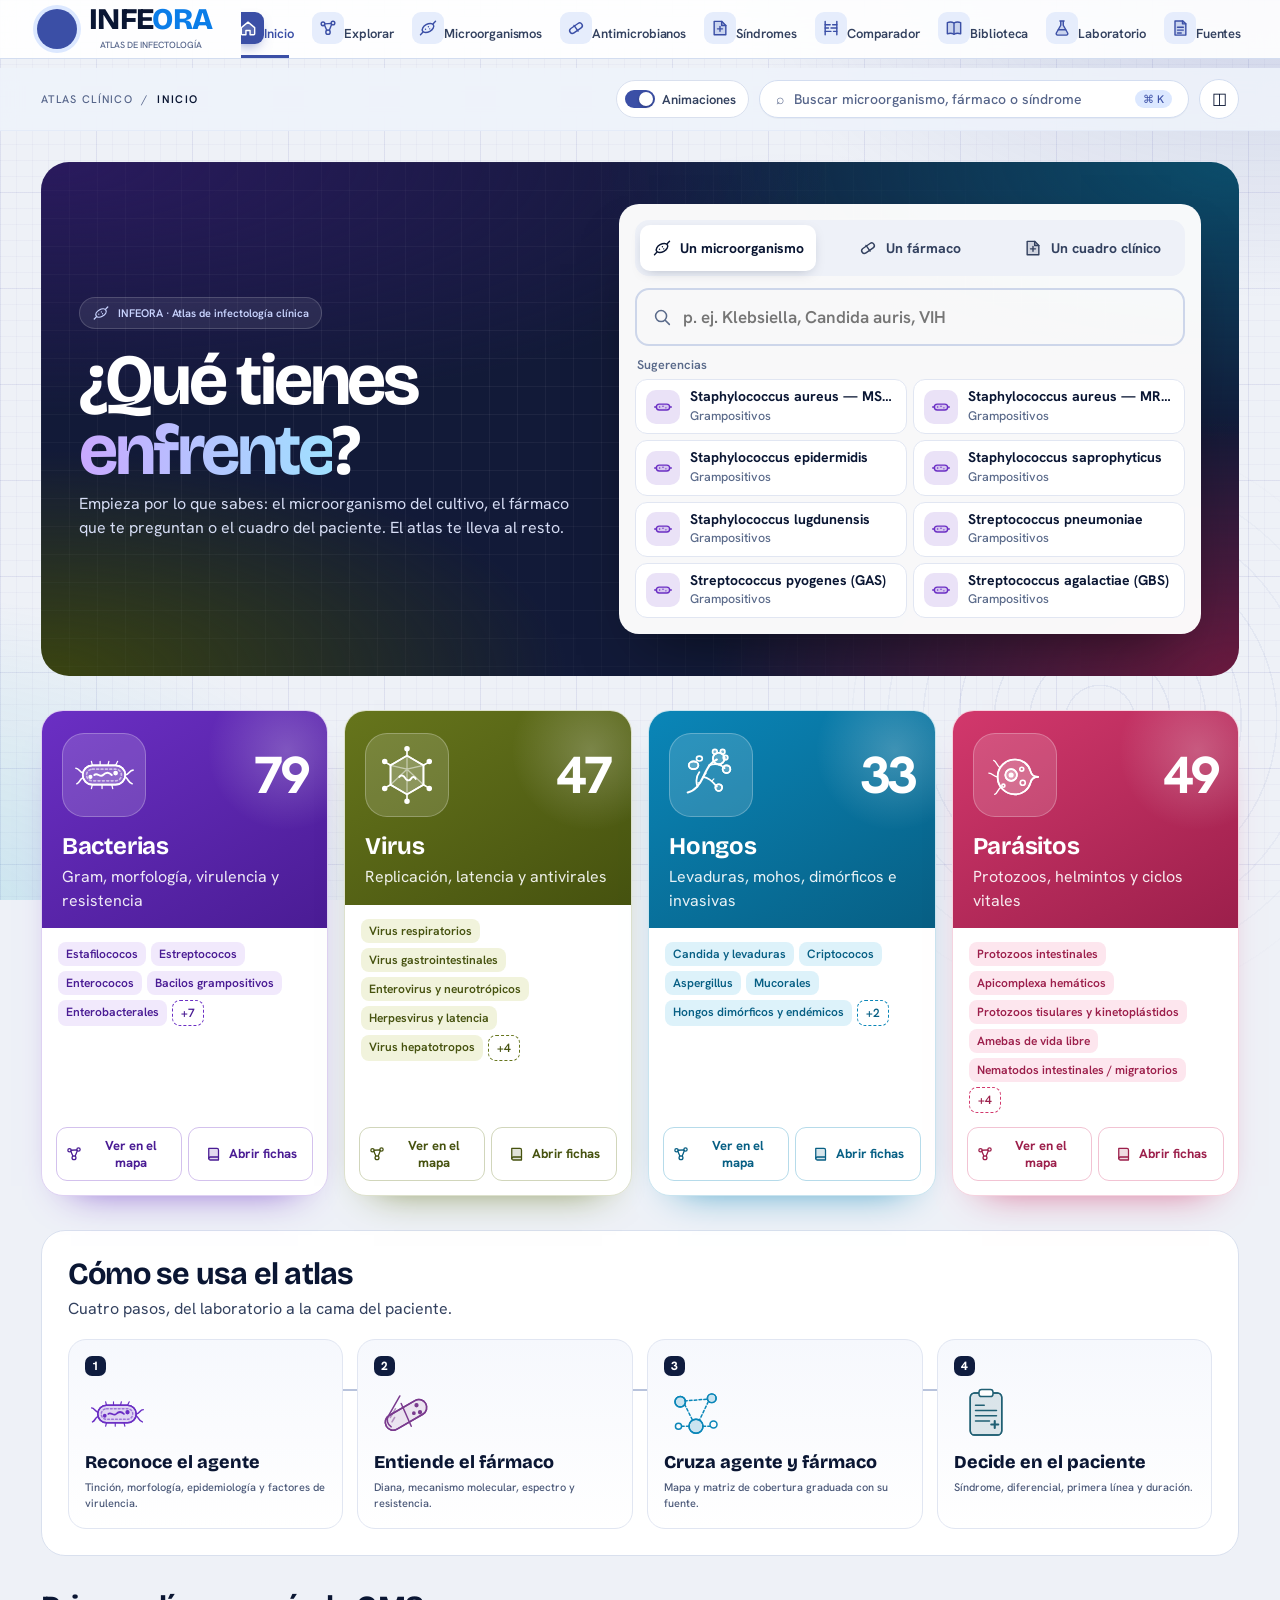
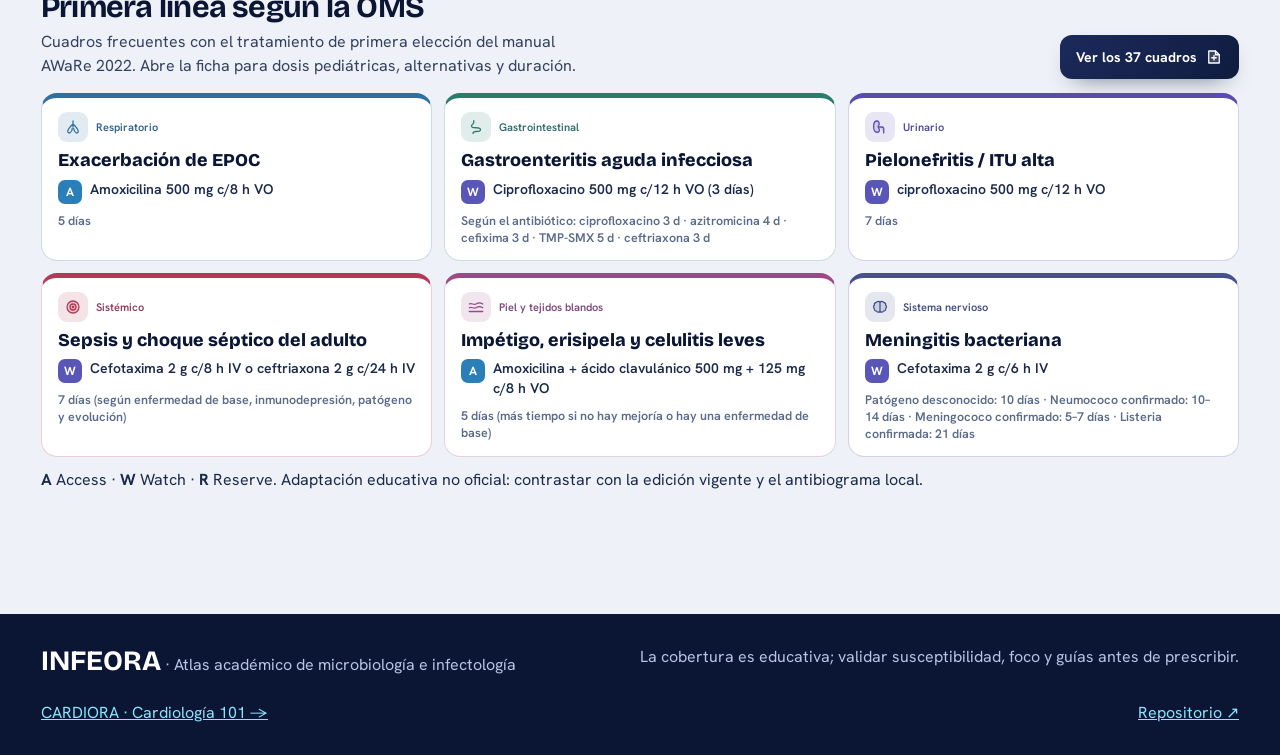
<file: index.html>
<!doctype html><html lang="es"><head><meta charset="UTF-8"><meta name="viewport" content="width=device-width,initial-scale=1"><meta name="theme-color" content="#121a38"><meta name="application-name" content="INFEORA"><link rel="icon" type="image/svg+xml" href="./assets/infeora-mark.svg"><link rel="manifest" href="./manifest.webmanifest"><link rel="icon" type="image/png" sizes="32x32" href="./assets/app/favicon-32.png"><link rel="apple-touch-icon" href="./assets/app/apple-touch-icon.png"><meta name="apple-mobile-web-app-capable" content="yes"><meta name="mobile-web-app-capable" content="yes"><meta name="apple-mobile-web-app-title" content="INFEORA"><meta name="apple-mobile-web-app-status-bar-style" content="black-translucent"><title>INFEORA · Atlas de Infectología Clínica</title><meta name="description" content="INFEORA: atlas interactivo de microbiología e infectología clínica. Microorganismos, antimicrobianos, síndromes, mecanismos moleculares y revisión académica."><link rel="preconnect" href="https://fonts.googleapis.com"><link rel="preconnect" href="https://fonts.gstatic.com" crossorigin><link href="https://fonts.googleapis.com/css2?family=Bricolage+Grotesque:opsz,wght@12..96,400..800&family=Hanken+Grotesk:wght@400;500;600;700;800&family=JetBrains+Mono:wght@400;500;600;700&display=swap" rel="stylesheet" media="print" onload="this.media='all'"><noscript><link href="https://fonts.googleapis.com/css2?family=Bricolage+Grotesque:opsz,wght@12..96,500;600;700;800&family=Hanken+Grotesk:wght@400;500;600;700;800&family=JetBrains+Mono:wght@400;500;600;700&display=swap" rel="stylesheet"></noscript><link rel="stylesheet" href="./styles.css?v=41.0.0"><link rel="stylesheet" href="v18.css?v=41.0.0"/><link rel="stylesheet" href="v19.css?v=41.0.0"><link rel="stylesheet" href="./v20.css?v=41.0.0"><link rel="stylesheet" href="./v21.css?v=27.1.0"><link rel="stylesheet" href="./v22.css?v=27.1.0"><link rel="stylesheet" href="./v23.css?v=27.1.0"><link rel="stylesheet" href="./v23-spectrum.css?v=27.1.0"><link rel="stylesheet" href="./v24.css?v=27.1.0"><link rel="stylesheet" href="./v24-learning.css?v=27.1.0"><link rel="stylesheet" href="./v25.css?v=27.1.0"><link rel="stylesheet" href="./infeora-v26.css?v=43.0.0"><link rel="stylesheet" href="./infeora-v28.css?v=43.0.0"><link rel="stylesheet" href="./pharm-catalog.css?v=47.0.0"></head><body><div id="app"><div class="loading">INFEORA · Iniciando biblioteca clínica…</div></div><script src="./app.js?v=41.0.0" defer></script><script src="v18.js?v=41.0.0" defer></script><script src="v19.js?v=27.1.0" defer></script><script src="./v20.js?v=41.0.0" defer></script><script src="./v21.js?v=27.1.0" defer></script><script src="./v22.js?v=27.1.0" defer></script><script src="./v23-pharmacology.js?v=27.1.0" defer></script><script src="./v23-clinical.js?v=27.1.0" defer></script><script src="./v23-learning.js?v=27.1.0" defer></script><script src="./v23-drugs.js?v=27.1.0" defer></script><script src="./v23-reviews-ui.js?v=27.1.0" defer></script><script src="./v23-spectrum.js?v=27.1.0" defer></script><script src="./v24-viruses.js?v=27.1.0" defer></script><script src="./v24-fungi.js?v=27.1.0" defer></script><script src="./v24-parasites.js?v=27.1.0" defer></script><script src="./v24-antivirals.js?v=27.1.0" defer></script><script src="./v24-antifungals.js?v=27.1.0" defer></script><script src="./v24-antiparasitics.js?v=27.1.0" defer></script><script src="./v24-learning.js?v=27.1.0" defer></script><script src="./v24-ui.js?v=41.0.0" defer></script><script src="./v25-syndromes.js?v=27.1.0" defer></script><script src="./v25-syndromes-extra.js?v=27.1.0" defer></script><script src="./v25-micro-editorial.js?v=27.1.0" defer></script><script src="./data/syndrome-deep-reviews.js?v=27.1.0" defer></script><script src="./data/micro-deep-staph.js?v=27.1.0" defer></script><script src="./data/micro-deep-strep.js?v=27.1.0" defer></script><script src="./data/micro-deep-grampos.js?v=27.1.0" defer></script><script src="./data/micro-deep-mycobacteria.js?v=27.1.0" defer></script><script src="./data/micro-deep-neisseria.js?v=27.1.0" defer></script><script src="./data/micro-deep-pasteurellaceae.js?v=27.1.0" defer></script><script src="./data/micro-deep-enterobacterales.js?v=27.1.0" defer></script><script src="./data/micro-deep-vibrionaceae.js?v=27.1.0" defer></script><script src="./data/micro-deep-nonfermenters.js?v=27.1.0" defer></script><script src="./data/micro-deep-campylobacter.js?v=27.1.0" defer></script><script src="./data/micro-deep-zoonotic.js?v=27.1.0" defer></script><script src="./data/micro-deep-clostridia.js?v=27.1.0" defer></script><script src="./data/micro-deep-anaerobes.js?v=27.1.0" defer></script><script src="./data/micro-deep-spirochetes.js?v=27.1.0" defer></script><script src="./data/micro-deep-mollicutes.js?v=27.1.0" defer></script><script src="./data/micro-deep-chlamydiae.js?v=27.1.0" defer></script><script src="./data/micro-deep-rickettsiae.js?v=27.1.0" defer></script><script src="./data/micro-deep-orthomyxo.js?v=27.1.0" defer></script><script src="./data/micro-deep-hepatitis.js?v=27.1.0" defer></script><script src="./data/micro-deep-retroviruses.js?v=27.1.0" defer></script><script src="./data/micro-deep-herpesviruses.js?v=27.1.0" defer></script><script src="./data/micro-deep-paramyxo.js?v=27.1.0" defer></script><script src="./data/micro-deep-corona-noro.js?v=27.1.0" defer></script><script src="./data/micro-deep-picornavirus.js?v=27.1.0" defer></script><script src="./data/micro-deep-arbovirus.js?v=27.1.0" defer></script><script src="./data/micro-deep-zoonotic-virus.js?v=27.1.0" defer></script><script src="./data/micro-deep-dnavirus.js?v=27.1.0" defer></script><script src="./data/micro-deep-adeno-pox.js?v=27.1.0" defer></script><script src="./data/micro-deep-rotavirus.js?v=27.1.0" defer></script><script src="./data/micro-deep-enarm-addenda.js?v=27.1.0" defer></script><script src="./data/micro-deep-dermatophytes.js?v=27.1.0" defer></script><script src="./data/micro-deep-subcutaneous-fungi.js?v=27.1.0" defer></script><script src="./data/micro-deep-dimorphic-fungi.js?v=27.1.0" defer></script><script src="./data/micro-deep-opportunistic-fungi.js?v=27.1.0" defer></script><script src="./data/micro-deep-intestinal-protozoa.js?v=27.1.0" defer></script><script src="./data/micro-deep-blood-tissue-protozoa.js?v=27.1.0" defer></script><script src="./data/micro-deep-nematodes.js?v=27.1.0" defer></script><script src="./data/micro-deep-trematodes.js?v=27.1.0" defer></script><script src="./data/micro-deep-cestodes.js?v=27.1.0" defer></script><script src="./data/micro-deep-arthropods.js?v=27.1.0" defer></script><script src="./data/drug-deep-antivirals.js?v=27.1.0" defer></script><script src="./data/drug-deep-antibacterials.js?v=27.1.0" defer></script><script src="./data/drug-deep-antifungals.js?v=27.1.0" defer></script><script src="./data/drug-deep-antiparasitics.js?v=27.1.0" defer></script><script src="./data/drug-deep-official-antivirals.js?v=27.1.0" defer></script><script src="./data/drug-deep-official-antibacterials.js?v=27.1.0" defer></script><script src="./data/drug-deep-official-extra.js?v=27.1.0" defer></script><script src="./infeora-icons.js?v=41.0.0" defer></script><script src="./v25-ui.js?v=41.0.0" defer></script><script src="./data/coverage-spectrum.js?v=41.0.0" defer></script><script src="./data/who-aware-treatments.js?v=31.0.0" defer></script><script src="./data/essential-drugs.js?v=42.0.0" defer></script><script src="./data/msf-treatments.js?v=42.0.0" defer></script><script src="./data/nih-oi-treatments.js?v=42.0.0" defer></script><script src="./data/guideline-treatments.js?v=44.0.0" defer></script><script src="./infeora-v26.js?v=44.1.0" defer></script><script src="./data/pharm-clinical-amr-2026.js?v=46.0.0" defer></script><script src="./data/pharm-clinical-virology-2026.js?v=46.0.0" defer></script><script src="./data/pharm-clinical-fungi-parasites-2026.js?v=46.0.0" defer></script><script src="./data/pharm-clinical-viral-opportunistic-2026.js?v=46.0.0" defer></script><script src="./pharm-catalog.js?v=47.0.0" defer></script><script>if("serviceWorker" in navigator&&!navigator.webdriver&&location.protocol!=="file:")addEventListener("load",()=>navigator.serviceWorker.register("./sw.js").catch(()=>{}));</script></body></html>
</file>
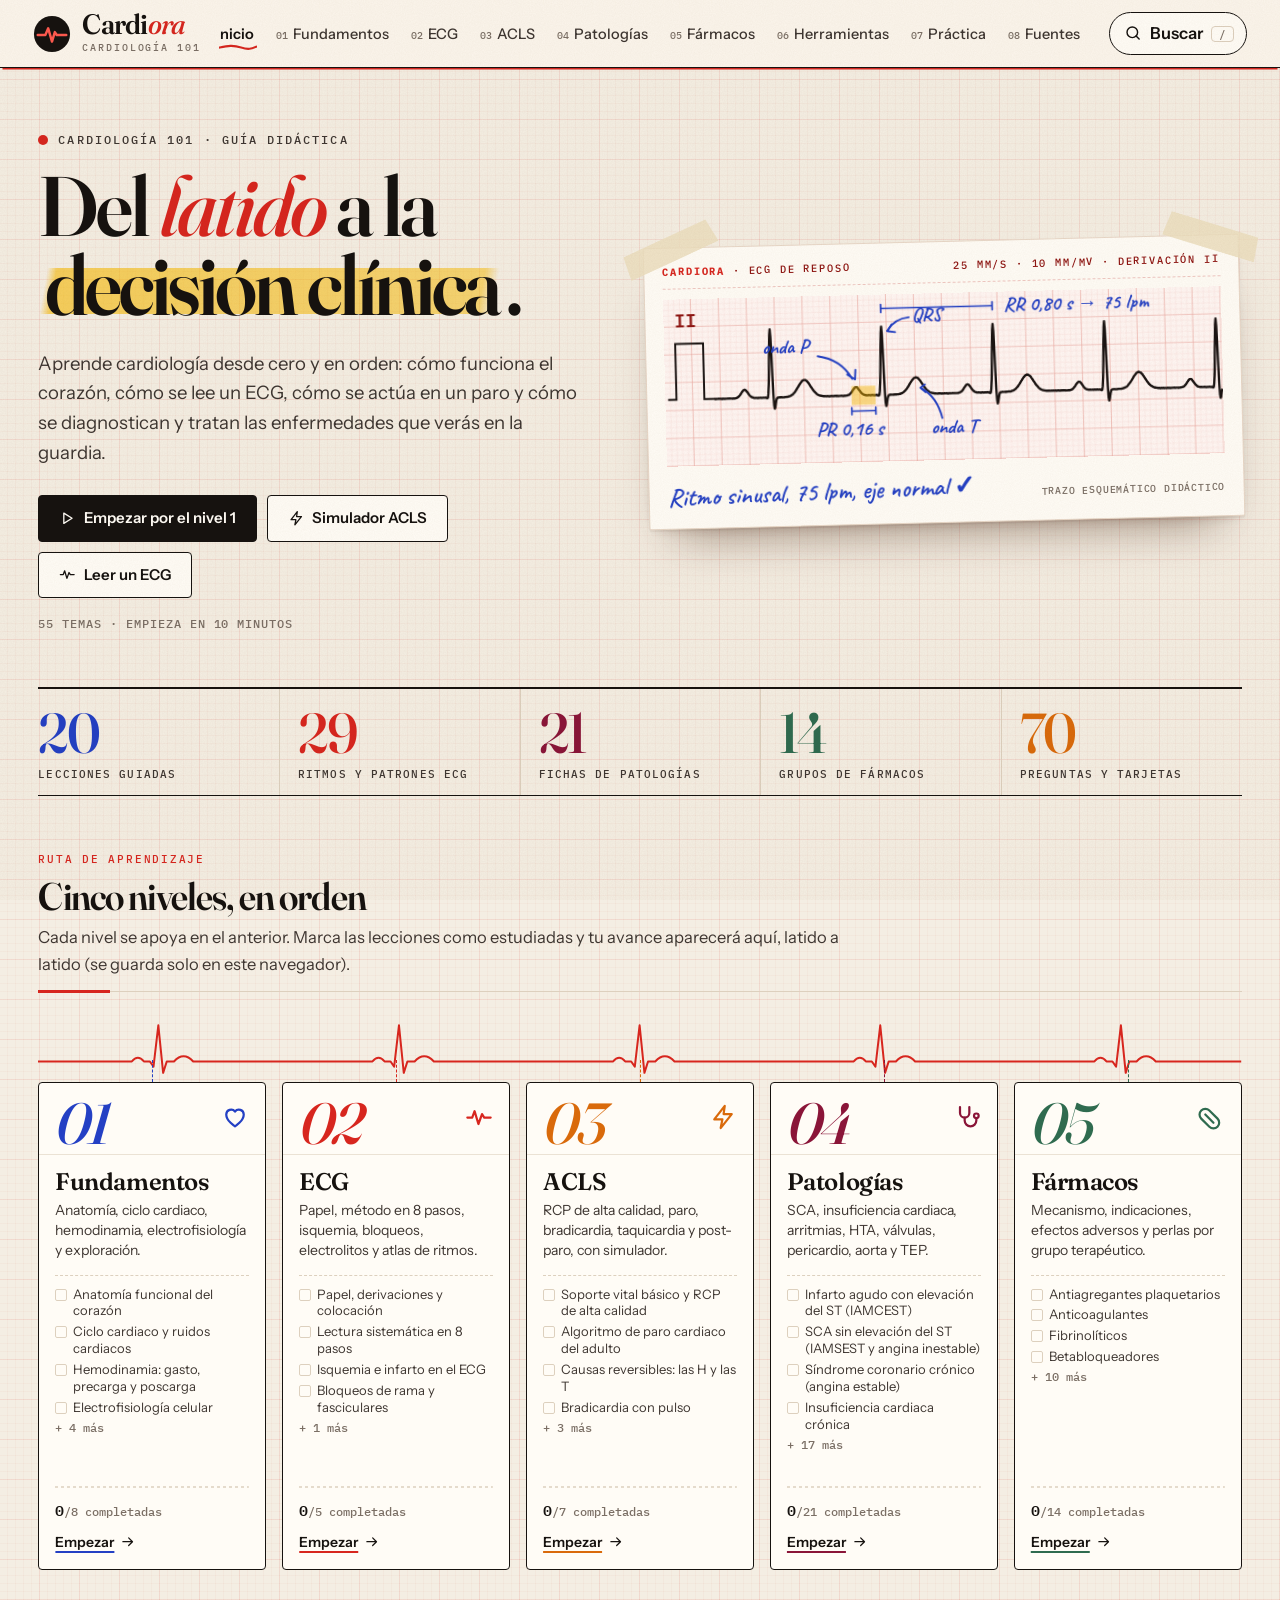
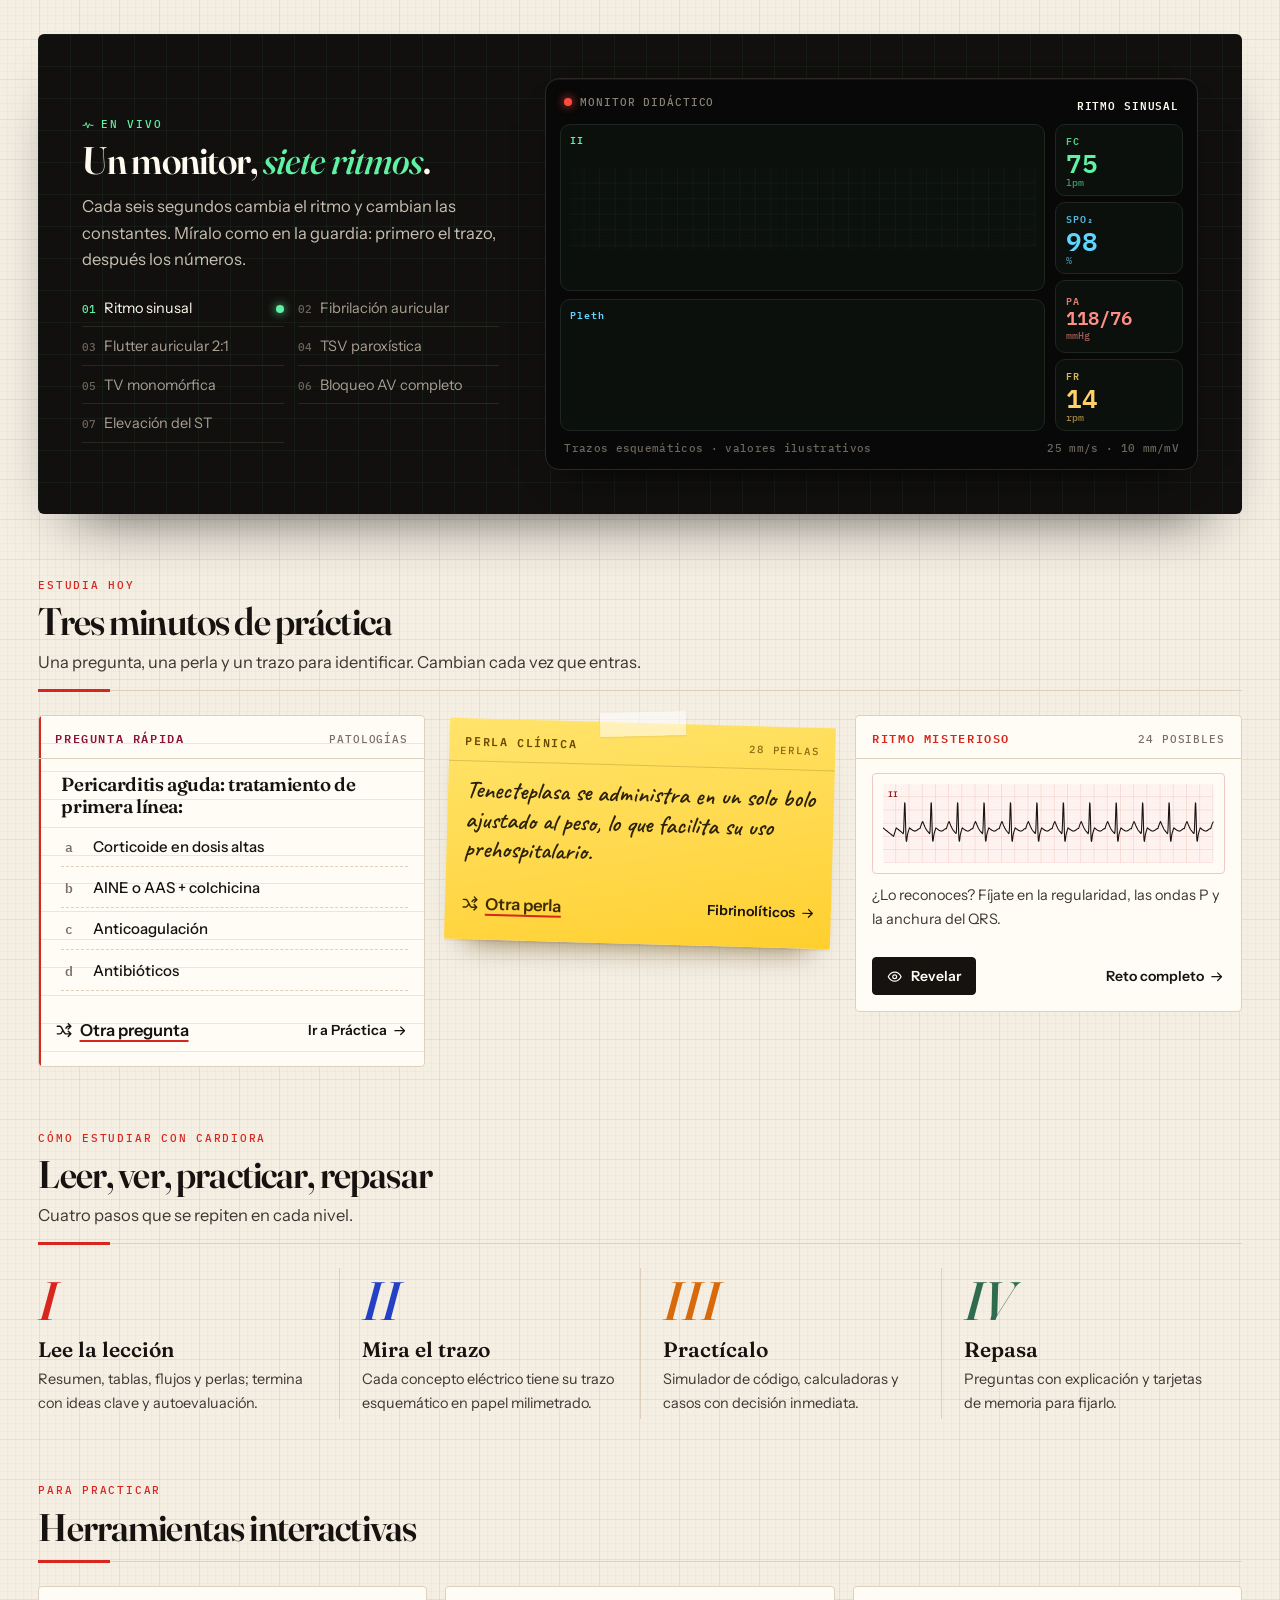
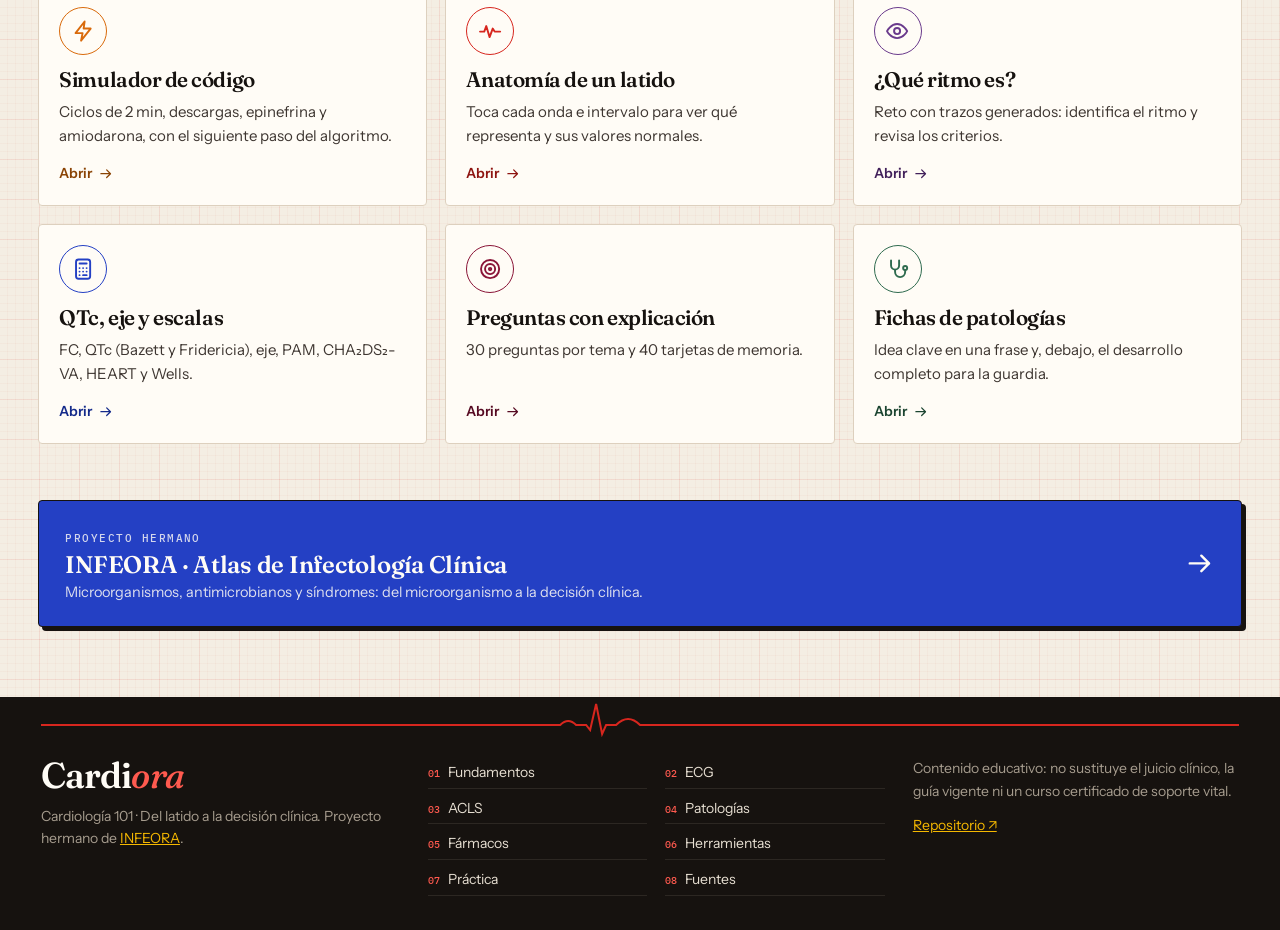
<file: cardio/index.html>
<!doctype html>
<html lang="es">
<head>
<meta charset="UTF-8">
<meta name="viewport" content="width=device-width,initial-scale=1">
<link rel="canonical" href="https://proquincy2471.github.io/atb-atlas/cardio/">
<meta name="theme-color" content="#f4eee3">
<meta name="application-name" content="CARDIORA">
<title>CARDIORA · Cardiología 101</title>
<meta name="description" content="CARDIORA: guía didáctica de cardiología desde lo básico. Fundamentos, ECG paso a paso, ACLS con simulador, patologías, fármacos, calculadoras y práctica.">
<link rel="icon" type="image/svg+xml" href="./cardiora-mark.svg">
<link rel="preconnect" href="https://fonts.googleapis.com">
<link rel="preconnect" href="https://fonts.gstatic.com" crossorigin>
<link href="https://fonts.googleapis.com/css2?family=Caveat:wght@500;700&family=Fraunces:ital,opsz,wght@0,9..144,400..700;1,9..144,400..700&family=IBM+Plex+Mono:wght@400;500;600&family=Instrument+Sans:wght@400..700&display=swap" rel="stylesheet">
<link rel="stylesheet" href="./cardio.css?v=1.2.0">
</head>
<body>
<div id="app"><p class="cd-loading">CARDIORA · cargando la guía…</p></div>
<noscript><p class="cd-loading">CARDIORA necesita JavaScript para mostrar las lecciones interactivas.</p></noscript>
<script src="./data/fundamentos.js?v=1.0.0" defer></script>
<script src="./data/ecg.js?v=1.0.0" defer></script>
<script src="./data/acls.js?v=1.0.0" defer></script>
<script src="./data/patologias.js?v=1.0.0" defer></script>
<script src="./data/farmacos.js?v=1.0.0" defer></script>
<script src="./data/practica.js?v=1.0.0" defer></script>
<script src="./js/ecg-engine.js?v=1.1.0" defer></script>
<script src="./js/icons.js?v=1.2.0" defer></script>
<script src="./js/app.js?v=1.2.0" defer></script>
</body>
</html>
</file>
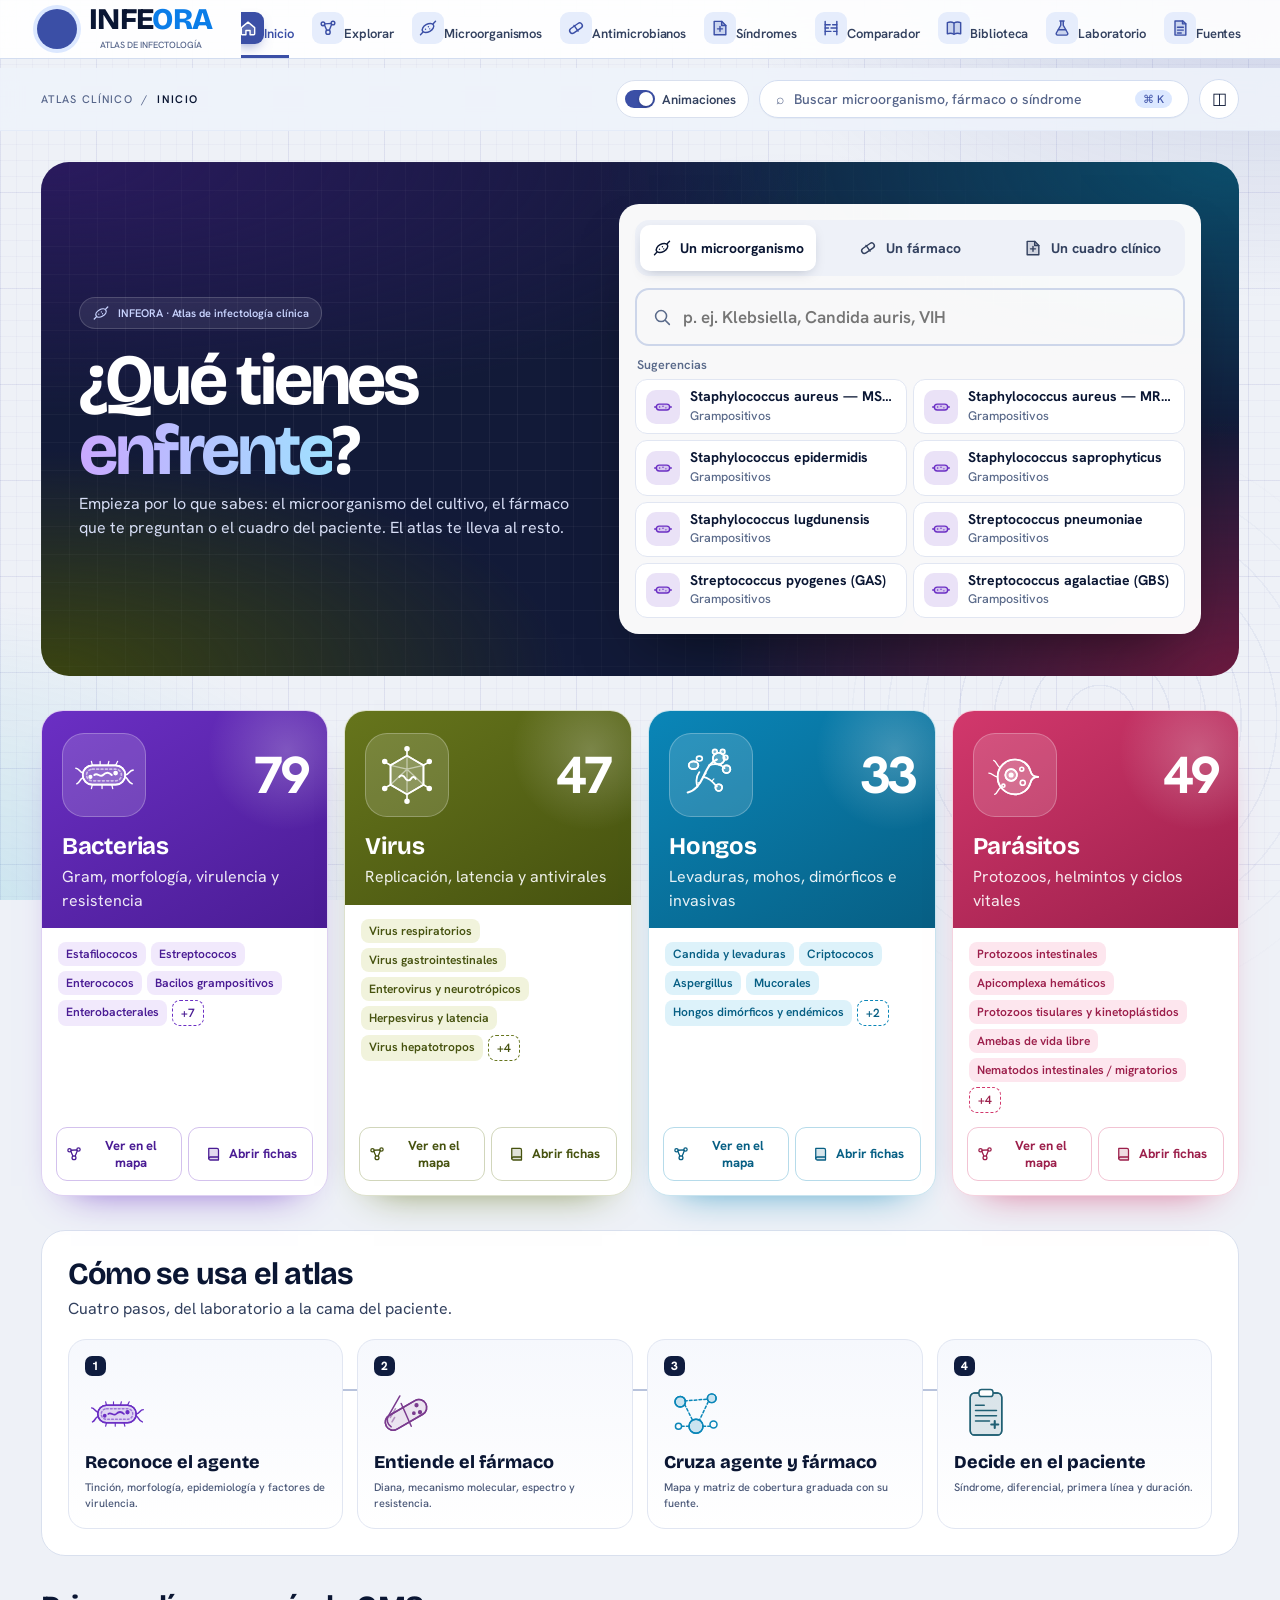
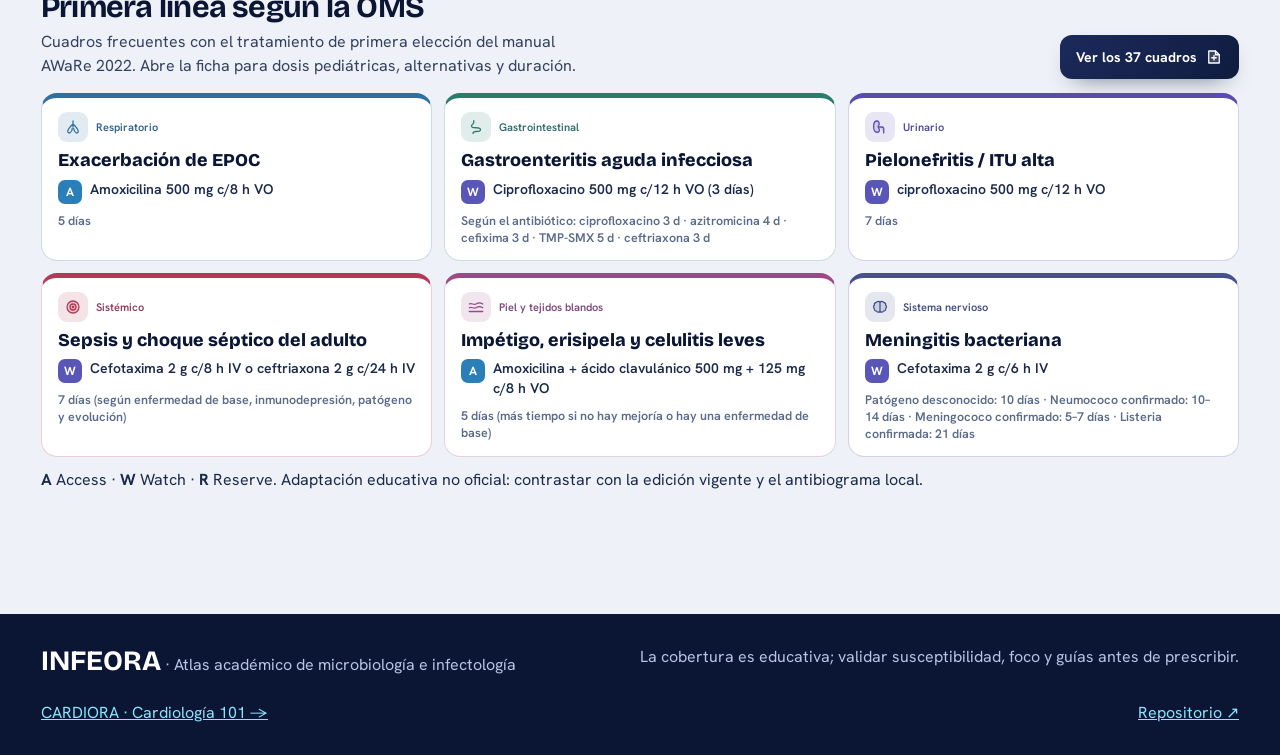
<file: infeora/index.html>
<!doctype html><html lang="es"><head><base href="../"><link rel="canonical" href="https://proquincy2471.github.io/atb-atlas/infeora/"><meta charset="UTF-8"><meta name="viewport" content="width=device-width,initial-scale=1"><meta name="theme-color" content="#121a38"><meta name="application-name" content="INFEORA"><link rel="icon" type="image/svg+xml" href="./assets/infeora-mark.svg"><link rel="manifest" href="./manifest.webmanifest"><link rel="icon" type="image/png" sizes="32x32" href="./assets/app/favicon-32.png"><link rel="apple-touch-icon" href="./assets/app/apple-touch-icon.png"><meta name="apple-mobile-web-app-capable" content="yes"><meta name="mobile-web-app-capable" content="yes"><meta name="apple-mobile-web-app-title" content="INFEORA"><meta name="apple-mobile-web-app-status-bar-style" content="black-translucent"><title>INFEORA · Atlas de Infectología Clínica</title><meta name="description" content="INFEORA: atlas interactivo de microbiología e infectología clínica. Microorganismos, antimicrobianos, síndromes, mecanismos moleculares y revisión académica."><link rel="preconnect" href="https://fonts.googleapis.com"><link rel="preconnect" href="https://fonts.gstatic.com" crossorigin><link href="https://fonts.googleapis.com/css2?family=Bricolage+Grotesque:opsz,wght@12..96,400..800&family=Hanken+Grotesk:wght@400;500;600;700;800&family=JetBrains+Mono:wght@400;500;600;700&display=swap" rel="stylesheet" media="print" onload="this.media='all'"><noscript><link href="https://fonts.googleapis.com/css2?family=Bricolage+Grotesque:opsz,wght@12..96,500;600;700;800&family=Hanken+Grotesk:wght@400;500;600;700;800&family=JetBrains+Mono:wght@400;500;600;700&display=swap" rel="stylesheet"></noscript><link rel="stylesheet" href="./styles.css?v=41.0.0"><link rel="stylesheet" href="v18.css?v=41.0.0"/><link rel="stylesheet" href="v19.css?v=41.0.0"><link rel="stylesheet" href="./v20.css?v=41.0.0"><link rel="stylesheet" href="./v21.css?v=27.1.0"><link rel="stylesheet" href="./v22.css?v=27.1.0"><link rel="stylesheet" href="./v23.css?v=27.1.0"><link rel="stylesheet" href="./v23-spectrum.css?v=27.1.0"><link rel="stylesheet" href="./v24.css?v=27.1.0"><link rel="stylesheet" href="./v24-learning.css?v=27.1.0"><link rel="stylesheet" href="./v25.css?v=27.1.0"><link rel="stylesheet" href="./infeora-v26.css?v=43.0.0"><link rel="stylesheet" href="./infeora-v28.css?v=43.0.0"><link rel="stylesheet" href="./pharm-catalog.css?v=47.0.0"></head><body><div id="app"><div class="loading">INFEORA · Iniciando biblioteca clínica…</div></div><script src="./app.js?v=41.0.0" defer></script><script src="v18.js?v=41.0.0" defer></script><script src="v19.js?v=27.1.0" defer></script><script src="./v20.js?v=41.0.0" defer></script><script src="./v21.js?v=27.1.0" defer></script><script src="./v22.js?v=27.1.0" defer></script><script src="./v23-pharmacology.js?v=27.1.0" defer></script><script src="./v23-clinical.js?v=27.1.0" defer></script><script src="./v23-learning.js?v=27.1.0" defer></script><script src="./v23-drugs.js?v=27.1.0" defer></script><script src="./v23-reviews-ui.js?v=27.1.0" defer></script><script src="./v23-spectrum.js?v=27.1.0" defer></script><script src="./v24-viruses.js?v=27.1.0" defer></script><script src="./v24-fungi.js?v=27.1.0" defer></script><script src="./v24-parasites.js?v=27.1.0" defer></script><script src="./v24-antivirals.js?v=27.1.0" defer></script><script src="./v24-antifungals.js?v=27.1.0" defer></script><script src="./v24-antiparasitics.js?v=27.1.0" defer></script><script src="./v24-learning.js?v=27.1.0" defer></script><script src="./v24-ui.js?v=41.0.0" defer></script><script src="./v25-syndromes.js?v=27.1.0" defer></script><script src="./v25-syndromes-extra.js?v=27.1.0" defer></script><script src="./v25-micro-editorial.js?v=27.1.0" defer></script><script src="./data/syndrome-deep-reviews.js?v=27.1.0" defer></script><script src="./data/micro-deep-staph.js?v=27.1.0" defer></script><script src="./data/micro-deep-strep.js?v=27.1.0" defer></script><script src="./data/micro-deep-grampos.js?v=27.1.0" defer></script><script src="./data/micro-deep-mycobacteria.js?v=27.1.0" defer></script><script src="./data/micro-deep-neisseria.js?v=27.1.0" defer></script><script src="./data/micro-deep-pasteurellaceae.js?v=27.1.0" defer></script><script src="./data/micro-deep-enterobacterales.js?v=27.1.0" defer></script><script src="./data/micro-deep-vibrionaceae.js?v=27.1.0" defer></script><script src="./data/micro-deep-nonfermenters.js?v=27.1.0" defer></script><script src="./data/micro-deep-campylobacter.js?v=27.1.0" defer></script><script src="./data/micro-deep-zoonotic.js?v=27.1.0" defer></script><script src="./data/micro-deep-clostridia.js?v=27.1.0" defer></script><script src="./data/micro-deep-anaerobes.js?v=27.1.0" defer></script><script src="./data/micro-deep-spirochetes.js?v=27.1.0" defer></script><script src="./data/micro-deep-mollicutes.js?v=27.1.0" defer></script><script src="./data/micro-deep-chlamydiae.js?v=27.1.0" defer></script><script src="./data/micro-deep-rickettsiae.js?v=27.1.0" defer></script><script src="./data/micro-deep-orthomyxo.js?v=27.1.0" defer></script><script src="./data/micro-deep-hepatitis.js?v=27.1.0" defer></script><script src="./data/micro-deep-retroviruses.js?v=27.1.0" defer></script><script src="./data/micro-deep-herpesviruses.js?v=27.1.0" defer></script><script src="./data/micro-deep-paramyxo.js?v=27.1.0" defer></script><script src="./data/micro-deep-corona-noro.js?v=27.1.0" defer></script><script src="./data/micro-deep-picornavirus.js?v=27.1.0" defer></script><script src="./data/micro-deep-arbovirus.js?v=27.1.0" defer></script><script src="./data/micro-deep-zoonotic-virus.js?v=27.1.0" defer></script><script src="./data/micro-deep-dnavirus.js?v=27.1.0" defer></script><script src="./data/micro-deep-adeno-pox.js?v=27.1.0" defer></script><script src="./data/micro-deep-rotavirus.js?v=27.1.0" defer></script><script src="./data/micro-deep-enarm-addenda.js?v=27.1.0" defer></script><script src="./data/micro-deep-dermatophytes.js?v=27.1.0" defer></script><script src="./data/micro-deep-subcutaneous-fungi.js?v=27.1.0" defer></script><script src="./data/micro-deep-dimorphic-fungi.js?v=27.1.0" defer></script><script src="./data/micro-deep-opportunistic-fungi.js?v=27.1.0" defer></script><script src="./data/micro-deep-intestinal-protozoa.js?v=27.1.0" defer></script><script src="./data/micro-deep-blood-tissue-protozoa.js?v=27.1.0" defer></script><script src="./data/micro-deep-nematodes.js?v=27.1.0" defer></script><script src="./data/micro-deep-trematodes.js?v=27.1.0" defer></script><script src="./data/micro-deep-cestodes.js?v=27.1.0" defer></script><script src="./data/micro-deep-arthropods.js?v=27.1.0" defer></script><script src="./data/drug-deep-antivirals.js?v=27.1.0" defer></script><script src="./data/drug-deep-antibacterials.js?v=27.1.0" defer></script><script src="./data/drug-deep-antifungals.js?v=27.1.0" defer></script><script src="./data/drug-deep-antiparasitics.js?v=27.1.0" defer></script><script src="./data/drug-deep-official-antivirals.js?v=27.1.0" defer></script><script src="./data/drug-deep-official-antibacterials.js?v=27.1.0" defer></script><script src="./data/drug-deep-official-extra.js?v=27.1.0" defer></script><script src="./infeora-icons.js?v=41.0.0" defer></script><script src="./v25-ui.js?v=41.0.0" defer></script><script src="./data/coverage-spectrum.js?v=41.0.0" defer></script><script src="./data/who-aware-treatments.js?v=31.0.0" defer></script><script src="./data/essential-drugs.js?v=42.0.0" defer></script><script src="./data/msf-treatments.js?v=42.0.0" defer></script><script src="./data/nih-oi-treatments.js?v=42.0.0" defer></script><script src="./data/guideline-treatments.js?v=44.0.0" defer></script><script src="./infeora-v26.js?v=44.1.0" defer></script><script src="./data/pharm-clinical-amr-2026.js?v=46.0.0" defer></script><script src="./data/pharm-clinical-virology-2026.js?v=46.0.0" defer></script><script src="./data/pharm-clinical-fungi-parasites-2026.js?v=46.0.0" defer></script><script src="./data/pharm-clinical-viral-opportunistic-2026.js?v=46.0.0" defer></script><script src="./pharm-catalog.js?v=47.0.0" defer></script><script>if("serviceWorker" in navigator&&!navigator.webdriver&&location.protocol!=="file:")addEventListener("load",()=>navigator.serviceWorker.register("./sw.js").catch(()=>{}));</script></body></html>
</file>
<file: styles.css>
:root{--bg:#f4f8ff;--paper:#fbfdff;--ink:#272530;--muted:#766e77;--line:#ced7e2;--dark:#26252f;--rose:#c44f64;--jade:#287d6c;--copper:#3f83b4;--lilac:#7859a3;--yellow:#77a1d1;--serif:var(--disp);--sans:var(--body);--mono:'IBM Plex Mono',monospace;--shade:0 16px 50px rgba(49,34,39,.055);--shade-deep:0 20px 60px rgba(49,34,39,.12);--r:18px}
*{box-sizing:border-box}html{scroll-behavior:smooth}body{margin:0;color:var(--ink);background:radial-gradient(ellipse 38% 18% at 85% 0%,#c4d6ea 0%,transparent 100%),linear-gradient(160deg,#f4f8ff 0%,#e2e7ed 65%,#f4f8ff 100%);font:14px/1.53 var(--sans);-webkit-font-smoothing:antialiased}button,input,select{font:inherit}button{cursor:pointer;border:0;color:inherit;background:none}button:disabled{cursor:default;opacity:.4}a{color:inherit}img{display:inline-block}.ico{object-fit:contain;flex:none;vertical-align:middle;opacity:.85}.layout{max-width:1780px;min-height:100vh;margin:0 auto;padding:16px 20px 0}.loading,.load-error{margin:10vh auto;max-width:680px;padding:35px;border-radius:22px;background:var(--paper)}.loading{font-family:var(--mono);font-size:12px;letter-spacing:.12em}.load-error h1{font-family:var(--serif)}.header-wrap{position:sticky;top:0;z-index:50;box-shadow:var(--shade);border-radius:18px;overflow:hidden;background:#f4f8ff;border:1px solid #c7d0db}.masthead{height:69px;padding:0 21px;display:flex;align-items:center;justify-content:space-between;gap:18px;border-bottom:1px solid var(--line)}.brand{display:flex;align-items:center;gap:12px;text-align:left;padding:0}.brand-icon{width:42px;height:42px;border-radius:11px;background:#2b2935;display:grid;place-items:center}.brand-icon .ico{filter:invert(1)}.brand strong{font-family:var(--mono);font-size:17px;letter-spacing:-.025em}.brand strong span{color:var(--rose)}.brand small{display:block;font:600 9px var(--mono);color:#917d79;letter-spacing:.09em}.mast-actions{display:flex;align-items:center;gap:10px}.search-launch{border:1px solid var(--line);border-radius:11px;background:#f4f8ff;padding:10px 13px;color:#665f67;display:flex;gap:11px;align-items:center;min-width:300px}.search-launch span{margin-right:auto}.search-launch kbd{font:11px var(--mono);border:1px solid #c8cfd7;padding:3px 6px;border-radius:5px;background:#fff}.mobile-nav{display:none}.site-nav{padding:4px 12px;display:flex;overflow-x:auto;gap:4px}.site-tab{white-space:nowrap;display:flex;align-items:center;gap:8px;padding:10px 13px;border-radius:10px;font-weight:800;font-size:12px;min-height:45px}.site-tab:hover{background:#f4f8ff}.site-tab.on{color:#fff;background:#302c35}.site-tab.on .ico{filter:invert(1)}.site-tab>span{font:500 9px var(--mono);opacity:.55;margin-left:3px}.main{padding:25px 0 50px}.app-footer{display:grid;grid-template-columns:auto minmax(200px,1fr) auto;align-items:center;gap:22px;margin-top:20px;border-top:1px solid #c4cdd7;padding:21px 4px 26px;color:#736a72}.app-footer>span{font:600 11px var(--mono);letter-spacing:.04em}.app-footer p{margin:0;font-size:12px;line-height:1.6}.app-footer a{display:inline-flex;align-items:center;gap:6px;font-size:12px;font-weight:700}
.page-head{display:flex;justify-content:space-between;align-items:flex-end;gap:30px;margin:0 0 23px;padding:2px 2px 0}.page-head>div:first-child{max-width:980px}.kicker{color:var(--rose);font:700 11px var(--mono);letter-spacing:.10em;text-transform:uppercase}.page-head h1{font:550 clamp(36px,3.55vw,64px)/1.06 var(--serif);letter-spacing:-.045em;margin:10px 0 9px}.page-head h1 em{font-style:italic;color:#ba5964}.page-head p{max-width:790px;font-size:14px;line-height:1.65;color:#746a71;margin:0}.head-actions{display:flex;gap:8px;align-items:center}.btn{display:inline-flex;align-items:center;justify-content:center;gap:9px;padding:11px 14px;min-height:39px;border:1px solid transparent;border-radius:10px;font-size:12px;font-weight:800;white-space:nowrap;transition:background .14s ease}.btn.primary{background:#302c35;color:white}.btn.primary .ico{filter:invert(1)}.btn.secondary{background:#fbfdff;border-color:#cad3de}.btn.ghost{color:#59515d}.btn:hover{filter:brightness(.96)}.section-label{display:flex;justify-content:space-between;gap:12px;align-items:center;margin-bottom:8px;font:800 10px var(--mono);letter-spacing:.12em}.section-label span{font:600 10px var(--mono);color:#857780}.round-index{display:grid;place-items:center;border-radius:100%;width:32px;height:32px;background:#302c35;color:#fff;font:600 12px var(--mono)}.pill{display:inline-flex;border:1px solid #ccd5e0;background:#f4f8ff;border-radius:100px;padding:6px 10px;color:#716570;font-size:11px;font-weight:700}
.map-summary{display:grid;grid-template-columns:repeat(3,minmax(0,1fr));gap:9px;margin-bottom:23px}.map-summary>div{display:grid;grid-template-columns:auto 1fr;gap:2px 10px;align-items:center;background:#f4f8ff;border:1px solid #cad6e4;border-radius:12px;padding:12px 15px}.map-summary .round-index{grid-row:1/3}.map-summary b{font-size:13px}.map-summary small{color:#857b80;font-size:11px}.group-rail{display:flex;overflow-x:auto;gap:8px;padding:0 0 12px;scrollbar-width:thin}.group-tab{flex:none;min-width:130px;max-width:175px;text-align:left;display:grid;gap:4px;position:relative;padding:13px 12px 13px 17px;background:#fbfdff;border:1px solid #cad4e0;border-radius:11px;overflow:hidden}.group-tab .color-rail{position:absolute;left:0;top:0;bottom:0;width:6px;background:var(--tone)}.group-tab b{font-size:12px;white-space:normal;line-height:1.2}.group-tab small{font-size:10px;color:#79717c}.group-tab.on{border-color:#7d6573;box-shadow:0 0 0 2px rgba(196,79,100,.15);background:#f4f8ff}.map-workspace{display:grid;grid-template-columns:minmax(0,1fr) 335px;gap:14px;align-items:start}.map-primary,.map-inspector,.library-browser,.library-profile,.clinical-browser,.clinical-article,.compare-reading,.compare-col,.compare-empty,.lesson-navigation,.lesson-reader,.lab-path,.guide-card{background:var(--paper);border:1px solid var(--line);box-shadow:var(--shade);border-radius:var(--r)}.map-primary{min-width:0;overflow:hidden}.folio-head{padding:20px 21px 14px;display:flex;justify-content:space-between;gap:12px;align-items:center;background:linear-gradient(120deg,#f4f8ff 50%,#f4f8ff)}.folio-head h2{font:550 30px var(--serif);margin:5px 0 5px}.folio-head p{margin:0;color:#79717a;font-size:12px}.map-figures{display:flex;gap:8px}.map-figures span{border:1px solid #c9d5e2;background:#f4f8ff;border-radius:10px;padding:7px 10px;font:500 9px var(--mono);display:grid;gap:1px;min-width:58px}.map-figures b{font-size:17px}.map-controls{padding:13px 17px;display:flex;gap:12px;align-items:center;justify-content:space-between;border-block:1px solid var(--line)}.search-control{display:flex;align-items:center;gap:10px;padding:9px 12px;border:1px solid #ccd4de;background:#fbfdff;border-radius:10px;min-width:220px;max-width:440px;flex:1}.search-control input{min-width:0;flex:1;border:none;outline:none;background:transparent;font-size:13px}.map-controls-right{display:flex;align-items:center;gap:7px}.view-switch{display:flex;border:1px solid #c5d0dc;border-radius:10px;background:#f4f8ff;padding:3px}.view-switch button{border-radius:7px;padding:7px 9px;display:inline-flex;gap:6px;align-items:center;font-size:11px;font-weight:800}.view-switch button.on{background:#302c35;color:#fff}.view-switch button.on .ico{filter:invert(1)}.advanced-filters{display:grid;grid-template-columns:minmax(200px,1fr) auto minmax(150px,1.2fr);gap:14px;align-items:center;background:#f4f8ff;padding:15px 18px;border-bottom:1px solid #cad6e3}.advanced-filters label{display:grid;gap:7px;font-size:11px;font-weight:800}.advanced-filters select,.category-dropdown select,.compare-controls select,.lab-combo select{min-width:0;width:100%;border:1px solid #bfcbd9;padding:11px 12px;border-radius:10px;background:#fbfdff;color:#37313b;font-size:12px}.advanced-filters .switch-label{display:flex;gap:7px;max-width:190px}.advanced-filters input{accent-color:var(--rose)}.advanced-filters b{font-size:12px}.advanced-filters p{font-size:11px;color:#776e79;margin:3px 0 0;line-height:1.35}.map-scroll{overflow:auto;max-height:610px;scrollbar-width:thin}.spectrum-table{border-collapse:separate;border-spacing:0;width:100%;min-width:980px;table-layout:auto;font-size:12px}.spectrum-table thead th{z-index:6;position:sticky;top:0;height:75px;background:#f4f8ff;min-width:104px;border-right:1px solid #d6dfea;border-bottom:1px solid #becbd9}.spectrum-table .corner-head{left:0;z-index:8;min-width:196px;width:196px;padding:16px;font:800 10px var(--mono);letter-spacing:.05em;text-align:left}.corner-head>span{margin:0 8px}.corner-head small{display:block;margin-top:6px;color:#84949f;font-size:10px}.group-header{padding:8px 10px;line-height:1.2;text-align:center;vertical-align:bottom}.group-header .group-header-stripe{display:block;background:var(--tone);height:8px;border-radius:10px;margin:-1px 0 10px}.group-header b{display:block;font-size:11px}.group-header small{display:block;font-size:10px;color:#877f80;font-weight:500;margin-top:3px}.spectrum-table td,.spectrum-table tbody th{border-right:1px solid #e0e7ef;border-bottom:1px solid #dce4ed}.spectrum-table tbody th{background:#fbfdff;position:sticky;left:0;z-index:3;min-width:196px;width:196px;text-align:left}.drug-name{display:grid;gap:2px;text-align:left;width:100%;padding:10px 12px}.drug-name strong{font-size:12px}.drug-name small{font-size:10px;color:#8d8381}.spectrum-table tbody td{padding:6px;vertical-align:middle}.family-line td{padding:7px 12px;background:#d9e2ed!important;font:700 10px var(--mono);letter-spacing:.07em;color:#594a4d;position:relative}.family-line small{color:#7f8f9a;margin-left:8px;letter-spacing:0;font:500 10px var(--sans)}.family-stripe{display:inline-block;background:var(--rose);height:10px;width:3px;margin-right:7px;vertical-align:middle}.spectrum-lane{display:grid;gap:4px;width:100%;min-height:54px;padding:6px 7px;border-radius:9px;border:1px solid #d6dee8;background:#f4f8ff}.spectrum-lane:hover{background:#f4f8ff;border-color:#aebac9}.lane-top{display:flex;justify-content:space-between;align-items:center}.lane-top>i{width:8px;height:8px;border-radius:100%;background:var(--tone)}.lane-top small{font:700 9px var(--mono);color:#7e7777}.lane-bars{width:100%;display:flex;gap:2px;min-height:13px;align-items:stretch}.bar-seg{flex:1;min-width:3px;border-radius:3px}.bar-seg.st-active,.status-badge.s-active b{background:#5c9b6b;color:#fff}.bar-seg.st-conditional,.status-badge.s-conditional b{background:repeating-linear-gradient(45deg,#5c9bc8,#5c9bc8 4px,#a8c3e2 4px,#a8c3e2 8px);color:#1d3e56}.bar-seg.st-none,.status-badge.s-none b{background:#c77377;color:#fff}.bar-seg.st-unknown,.status-badge.s-unknown b{background:repeating-linear-gradient(45deg,#ccd2d8,#ccd2d8 3px,#f4f8ff 3px,#f4f8ff 6px);color:#77716b}.lane-bottom{font-size:9px;font-weight:650;color:#7f8f9a;text-align:left;white-space:nowrap}.pagination{display:flex;justify-content:space-between;align-items:center;gap:10px;padding:12px 18px;border-top:1px solid var(--line);background:#f4f8ff;color:#756b74;font-size:11px}.pagination>div:last-child{display:flex;gap:10px;align-items:center}.pagination button{display:flex;align-items:center;gap:5px;padding:6px 8px;border:1px solid var(--line);border-radius:7px}.pagination button:first-child .ico{transform:rotate(180deg)}.map-legend{display:flex;flex-wrap:wrap;gap:8px;padding:12px 14px;background:#f4f8ff;border-top:1px solid var(--line)}.map-legend button{padding:0 3px}.status-badge{display:inline-flex;align-items:center;gap:6px;background:#f4f8ff;border:1px solid #d5dce5;padding:4px 8px 4px 4px;border-radius:999px;white-space:nowrap;color:#625b5c;font:700 10px var(--sans)}.status-badge b{display:grid;place-items:center;width:21px;height:21px;border-radius:100%;font:800 13px var(--mono)}.map-inspector{position:sticky;top:142px;min-height:370px;max-height:calc(100vh - 155px);overflow:auto;background:#f4f8ff}.inspector-head{background:#302d36;color:#fff;padding:12px 16px;display:flex;justify-content:space-between;align-items:center;font:700 10px var(--mono);letter-spacing:.08em}.inspector-head>span{display:flex;gap:7px;align-items:center}.inspector-head .ico{filter:invert(1)}.inspector-head button .ico{filter:invert(1)}.inspector-guide,.inspector-detail{padding:22px 20px}.inspect-symbol{background:#e2eaf4;padding:15px;width:74px;border-radius:19px;margin-bottom:22px}.inspector-guide h3,.inspector-detail h3{font:550 27px/1.12 var(--serif);margin:0 0 13px}.inspector-detail h3 em{color:var(--rose)}.inspector-guide p,.inspector-detail p{font-size:13px;line-height:1.6;color:#706972}.inspect-steps{display:grid;gap:8px;margin-top:20px}.inspect-steps span{font:600 10px var(--mono);border-left:3px solid var(--rose);padding:10px;background:#f4f8ff;border-radius:5px}.inspect-overline{font:700 10px var(--mono);color:var(--rose);margin-bottom:13px;letter-spacing:.08em}.species-result-list{display:grid;gap:6px;margin:15px 0}.species-result-list button{display:flex;gap:7px;align-items:center;width:100%;text-align:left;border:1px solid #d5dee8;padding:7px;border-radius:8px}.species-result-list button>span:nth-child(2){flex:1;font-size:11px;line-height:1.25}.species-result-list button:hover{background:#f4f8ff}.evidence-alert{display:flex;gap:10px;background:#e4ecf6;border-left:3px solid var(--copper);padding:12px;margin:15px 0;border-radius:7px;font-size:12px}.info-pair{display:grid;gap:3px;font-size:12px;margin:14px 0}.info-pair span{color:#837775}.inspect-links{display:flex;gap:7px;flex-wrap:wrap;margin-top:16px}.references{display:flex;flex-wrap:wrap;gap:7px}.source-pill{display:inline-flex;align-items:center;gap:6px;text-decoration:none;border:1px solid #c7d4e2;border-radius:9px;padding:7px 9px;color:#604f60;font-size:11px;font-weight:700;background:#f4f8ff}.source-pill:hover{background:#e1e9f3}.map-footer-note{margin-top:15px;background:#f4f8ff;border:1px solid #c7d4e2;border-radius:12px;padding:13px 17px;display:flex;gap:12px;align-items:center;color:#5f6e78;font-size:12px}.map-footer-note strong{color:#4d4247}
.library-layout{display:grid;grid-template-columns:292px minmax(0,1fr);gap:14px;align-items:start}.library-browser{position:sticky;top:142px;max-height:calc(100vh - 145px);display:flex;flex-direction:column;padding:15px;overflow:hidden}.library-browser .search-control{flex:none;max-width:none;min-width:0}.library-count{display:flex;justify-content:space-between;align-items:center;margin:12px 0;color:#728490;font:600 10px var(--mono)}.library-count button{color:var(--rose);font-weight:700}.category-dropdown select{width:100%;padding:10px 12px;border:1px solid #c9d4e1;border-radius:9px;background:#f4f8ff;color:#4c4751;max-width:100%}.browser-results{overflow:auto;margin-top:12px;scrollbar-width:thin}.browser-entry{width:100%;text-align:left;display:flex;gap:11px;align-items:center;padding:10px 8px;border-bottom:1px solid #e0e8f1;border-radius:8px}.browser-entry:hover{background:#f4f8ff}.browser-entry.selected{background:#312b37;color:#fff}.browser-entry .dot{width:9px;height:9px;background:var(--tone);border-radius:100%;flex:none}.browser-entry>span:nth-of-type(2),.browser-entry>span:first-child:not(.dot){display:grid;gap:3px;flex:1;min-width:0}.browser-entry strong{font-size:12px;line-height:1.24}.browser-entry small{color:#8a807e;font-size:10px}.browser-entry.selected small{color:#ddd3d2}.browser-entry.selected .ico{filter:invert(1)}.library-profile{min-width:0;overflow:hidden}.profile-banner{padding:29px;display:grid;grid-template-columns:minmax(0,1fr) 250px;gap:20px;align-items:center;background:linear-gradient(110deg,#f4f8ff 58%,color-mix(in srgb,var(--tone) 16%,#f4f8ff));border-bottom:1px solid var(--line)}.profile-banner h2{font:550 clamp(32px,3.1vw,48px)/1.08 var(--serif);margin:12px 0}.profile-banner p{font-size:14px;max-width:680px;color:#6a606a;line-height:1.68;margin:0}.profile-pretitle{font:700 10px var(--mono);letter-spacing:.06em;color:#6f4a59}.profile-pretitle i{display:inline-block;border-radius:100%;height:10px;width:10px;background:var(--tone);margin-right:7px}.tag-row{display:flex;flex-wrap:wrap;gap:6px;margin-top:14px}.micro-photo{margin:0;border-radius:15px;overflow:hidden;border:1px solid #ced7e2;background:#fff;max-width:250px}.micro-photo img{display:block;width:100%;height:170px;object-fit:cover}.micro-photo figcaption{font-size:9px;padding:7px 10px;color:#716b71}.micro-photo a{text-decoration:underline}.morphology-mark,.drug-identity{min-height:180px;border-radius:15px;border:1px solid #cad7e5;background:#f4f8ff;display:grid;justify-items:center;align-content:center;gap:16px;color:#847179;font:700 11px/1.4 var(--mono);letter-spacing:.08em;text-align:center}.drug-banner{background:linear-gradient(110deg,#f4f8ff,#dae5f1)}.profile-stats{display:grid;grid-template-columns:repeat(3,1fr);background:#f4f8ff;border-bottom:1px solid var(--line)}.profile-stats div{padding:13px 23px;border-right:1px solid var(--line);min-width:0}.profile-stats small{display:block;color:#897d7b;font:650 10px var(--mono);margin-bottom:5px}.profile-stats b{font-size:12px;line-height:1.35}.profile-tabs{display:flex;gap:7px;align-items:center;overflow-x:auto;white-space:nowrap;padding:17px 22px 0}.profile-tabs button{padding:9px 14px;background:#f4f8ff;border:1px solid var(--line);border-radius:999px;font-size:12px;font-weight:750}.profile-tabs button.on{background:#302b35;color:#fff;border-color:#302b35}.profile-body{padding:22px 24px 28px;min-height:250px}.profile-body h3{font:550 28px var(--serif);margin:0 0 11px}.profile-body h4{font:700 12px var(--mono);letter-spacing:.03em;color:var(--rose);margin:20px 0 9px}.profile-body p{color:#716774;line-height:1.7}.reading-grid{display:grid;grid-template-columns:minmax(0,1.35fr) minmax(240px,.7fr);gap:24px}.profile-side{border:1px solid #d1ddeb;background:#f4f8ff;border-radius:13px;padding:19px}.profile-side b{font-size:12px}.profile-side ol{padding-left:20px;display:grid;gap:12px;color:#726672;font-size:12px}.profile-side .source-pill{margin:5px 0}.teacher-note{display:flex;align-items:flex-start;gap:12px;padding:17px;background:#f4f8ff;border-left:4px solid #556f82;border-radius:10px;margin-top:18px}.teacher-note b{font-size:12px}.teacher-note p{margin:4px 0 0!important;font-size:12px}.link-tiles{display:grid;grid-template-columns:repeat(2,minmax(0,1fr));gap:8px}.link-tiles button{display:flex;align-items:center;gap:10px;text-align:left;padding:13px;border-radius:10px;border:1px solid #d0dae6}.link-tiles button>span{flex:1;font-size:12px;font-weight:700}.link-tiles small{display:block;color:#7b8b97;font-size:10px;margin-top:5px}.relation-list{display:grid;gap:8px;margin:15px 0}.relation-list button{display:flex;align-items:center;gap:10px;text-align:left;padding:10px;border:1px solid #cdd8e4;border-radius:10px}.relation-list button>span:nth-child(2){display:grid;gap:2px;flex:1;font-size:12px}.relation-list small{font-size:11px;color:#758692}.notice{padding:13px;border-radius:9px;display:flex;align-items:center;gap:9px;font-size:12px;line-height:1.5}.notice.educational{background:#e9f3ec;border:1px solid #cfe3d4;color:#405c49}.notice.caution{background:#e2ebf5;border:1px solid #bdd0e5;color:#44545f}.empty-info{color:#728491;padding:15px;border:1px dashed #c2cedc;border-radius:10px}.sibling-list{display:grid;gap:3px;margin-top:13px}.sibling-list button{padding:8px 7px;text-align:left;font-size:11px;border-radius:7px;display:flex;justify-content:space-between}.sibling-list button.current{background:#302a33;color:white}.sibling-list button:hover{background:#d8dfe8}
.site-tabs{display:flex;gap:7px;overflow-x:auto;margin:10px 0 18px;padding-bottom:5px}.site-tabs button{white-space:nowrap;padding:9px 13px;font-size:12px;border:1px solid var(--line);border-radius:999px;background:#f4f8ff;font-weight:700}.site-tabs button.on{background:#302c35;color:#fff}.clinical-layout{display:grid;grid-template-columns:290px minmax(0,1fr);gap:14px;align-items:start}.clinical-browser{padding:10px;max-height:700px;overflow:auto}.clinical-browser button{width:100%;padding:12px 13px;display:grid;gap:4px;text-align:left;border-radius:10px}.clinical-browser button:hover{background:#f4f8ff}.clinical-browser button.current{background:#302c35;color:#fff}.clinical-browser span{font:700 10px var(--mono);opacity:.6}.clinical-browser b{font-size:12px}.clinical-article{padding:29px}.clinical-article h2{font:550 clamp(30px,3vw,47px)/1.09 var(--serif);margin:12px 0}.clinical-article>p{color:#716a72;line-height:1.7;max-width:800px}.clinical-track{display:grid;grid-template-columns:repeat(4,1fr);gap:8px;margin:23px 0 8px}.clinical-track>div{padding:13px;border:1px solid var(--line);border-radius:12px;background:#f4f8ff}.clinical-track b{display:block;font:700 12px var(--mono);color:var(--rose);margin-bottom:12px}.clinical-track strong{display:block;font-size:13px}.clinical-track small{color:#768794;font-size:10px}.question-list{display:grid;gap:8px}.question-list>div{display:flex;align-items:center;gap:13px;padding:12px 14px;background:#f4f8ff;border:1px solid #d2dce8;border-radius:10px}.question-list span{font:600 12px var(--mono);color:var(--rose)}.question-list p{margin:0}.link-grid{display:grid;grid-template-columns:repeat(2,1fr);gap:10px}.link-grid button{display:flex;align-items:center;gap:12px;text-align:left;padding:13px;border:1px solid var(--line);border-radius:10px}.link-grid button>i{width:11px;height:11px;border-radius:100%;background:var(--tone)}.link-grid button span{display:grid;gap:3px;flex:1}.link-grid button small{color:#778894}
.compare-controls{display:flex;gap:10px;align-items:end;background:#f4f8ff;border:1px solid var(--line);border-radius:13px;padding:15px;margin:12px 0}.compare-controls label{display:grid;gap:5px;font-size:11px;font-weight:800;min-width:270px;max-width:400px;flex:1}.compare-controls select{width:100%;border:1px solid #c1cddb;border-radius:9px;padding:11px 12px;background:#fff}.compare-reading{padding:18px 22px;display:flex;justify-content:space-between;gap:20px;margin-bottom:13px}.compare-reading h2{font:550 34px var(--serif);margin:5px 0}.compare-reading p{margin:0;color:#817575}.compare-meter{border-left:1px solid var(--line);padding-left:20px;display:grid;justify-items:end}.compare-meter b{font:600 32px var(--serif)}.compare-meter span{font-size:11px;color:#807477}.compare-columns{display:grid;grid-template-columns:repeat(4,minmax(220px,1fr));gap:10px;margin-bottom:15px}.compare-col{padding:17px;min-width:0;display:flex;flex-direction:column;gap:11px}.compare-col-head{display:flex;justify-content:space-between;gap:8px;align-items:center;font:700 10px var(--mono);color:#957b77}.compare-col h3{font:550 27px/1.05 var(--serif);min-height:58px;margin:0}.compare-col>.status-badge{align-self:flex-start}.comparison-tile{border-top:1px solid var(--line);padding-top:11px}.comparison-tile small{font:700 10px var(--mono);letter-spacing:.08em;color:#a1847d}.comparison-tile p{font-size:12px;color:#625965;line-height:1.5;margin:8px 0 0}.compare-empty{display:grid;place-content:center;justify-items:center;padding:30px;gap:12px;color:#8c7c7e;text-align:center;border-style:dashed}.compare-empty b{color:#4f454e}.compare-empty p{font-size:12px;max-width:230px}.progress-summary{display:flex;align-items:center;gap:10px;border:1px solid var(--line);padding:12px 16px;border-radius:12px;font:700 12px var(--mono);background:#f4f8ff}.learning-layout{display:grid;grid-template-columns:320px minmax(0,1fr);gap:14px}.lesson-navigation{padding:10px;max-height:740px;overflow:auto;position:sticky;top:142px}.lesson-navigation section>header{display:flex;justify-content:space-between;align-items:center;padding:12px 9px 7px;font:700 10px var(--mono);color:var(--rose)}.lesson-navigation section>header span{font-weight:400;color:#84939e}.lesson-navigation section button{width:100%;display:flex;align-items:center;gap:11px;padding:11px;text-align:left;border-radius:9px}.lesson-navigation section button>span{font:600 11px var(--mono);color:#8e9aa7}.lesson-navigation section button strong{flex:1;font-size:12px;line-height:1.3}.lesson-navigation section button.current{background:#302b35;color:white}.lesson-navigation section button.current>span{color:#b2cae5}.lesson-navigation button.current .ico{filter:invert(1)}.lesson-reader{padding:30px 37px;min-width:0}.reader-overline{display:flex;gap:20px;justify-content:space-between;font:600 10px var(--mono);color:#9d706e;letter-spacing:.08em}.lesson-reader h2{font:550 clamp(34px,3.2vw,53px)/1.06 var(--serif);margin:20px 0}.lesson-lead{font-size:18px;line-height:1.65;color:#5b5260}.lesson-illustration{display:grid;grid-template-columns:150px 1fr;align-items:center;gap:18px;background:linear-gradient(115deg,#dbe1e8,#f4f8ff);border-radius:14px;margin:20px 0 28px;padding:23px;border:1px solid #cdd4dc}.lesson-illustration>div{display:grid;justify-items:center;gap:15px;font:700 10px var(--mono);text-align:center;letter-spacing:.08em}.lesson-illustration p{font-size:13px;line-height:1.75;margin:0}.lesson-reader h3{font:550 29px var(--serif);margin:22px 0 12px}.learn-takeaways{display:grid;gap:8px}.learn-takeaways>div{padding:12px 15px;display:flex;gap:15px;align-items:center;border:1px solid #cedae7;border-radius:10px}.learn-takeaways span{font:700 11px var(--mono);color:var(--rose)}.learn-takeaways p{margin:0;font-size:13px}.example-note{border-left:4px solid #598fb6;background:#f4f8ff;padding:19px;margin-top:18px;border-radius:0 11px 11px 0}.example-note b{font:700 11px var(--mono)}.example-note p{margin:9px 0 0;font-size:13px}.study-check{margin-top:28px;padding:23px;background:#282631;border-radius:16px;color:#fff}.study-check span{font:700 10px var(--mono);color:#9ebcde}.study-check h3{font:550 28px var(--serif);margin:13px 0 19px}.answer-panel{padding:15px;border-radius:10px;background:#dae2eb;color:#2c4d36;display:flex;gap:12px;align-items:center;margin-bottom:13px}.answer-panel p{margin:0;font-size:13px}.study-check .btn.secondary{color:#322d34}.lesson-pager{border-top:1px solid #544c57;margin-top:19px;padding-top:15px;display:flex;gap:8px;flex-wrap:wrap;justify-content:space-between}.study-sources{margin-top:18px;border-top:1px solid var(--line);padding-top:14px}.study-sources>small{display:block;margin-bottom:10px;color:#7c8c98}.lab-path{overflow:hidden;display:grid;grid-template-columns:245px minmax(0,1fr)}.lab-stage-tabs{background:#282630;padding:22px 12px;display:grid;align-content:start;gap:6px}.lab-stage-tabs button{padding:15px 12px;display:flex;align-items:center;gap:13px;font-size:12px;font-weight:800;text-align:left;color:#d0c5c3;border-radius:9px}.lab-stage-tabs button span{font:700 12px var(--mono);color:#a0bddf}.lab-stage-tabs button.on{background:#dee7f1;color:#352b32}.lab-stage-tabs button.on span{color:#bd595e}.lab-lesson{padding:34px;max-width:1100px;width:100%}.lab-lesson h2{font:550 39px var(--serif);margin:12px 0}.lab-lesson>p{max-width:790px;color:#776d77;font-size:14px}.lab-step-tag{font:700 11px var(--mono);color:#ba6b6d}.lab-choices{display:grid;grid-template-columns:repeat(3,1fr);gap:9px;max-height:450px;overflow:auto;padding:2px;margin-top:20px}.lab-choices button{border-radius:10px;padding:17px;border:1px solid #ccd7e3;background:#f4f8ff;display:grid;align-content:start;gap:6px;min-height:85px;text-align:left}.lab-choices button.chosen{outline:2px solid #9e6671;background:#f4f8ff}.lab-choices button b{font-size:13px}.lab-choices button small{font-size:11px;color:#85737b}.lab-choices button .dot{width:11px;height:11px;background:var(--tone);border-radius:50%}.lab-reading,.lab-reflection{padding:20px;border-radius:13px;background:#eaf1e9;margin:18px 0}.lab-reading b,.lab-reflection b{display:block;margin-bottom:10px}.lab-reading p,.lab-reflection p{margin:5px 0;color:#525c54;font-size:13px}.lab-result{display:grid;grid-template-columns:repeat(2,1fr);gap:8px;margin:18px 0}.lab-result>div{background:#f4f8ff;padding:15px;border:1px solid #c8d3e0;border-radius:10px}.lab-result small{font:700 10px var(--mono);display:block;color:#7a8b97;margin-bottom:8px}.lab-result b{display:block;font-size:13px}.lab-bottom{display:flex;gap:8px;justify-content:flex-end;margin-top:25px;border-top:1px solid var(--line);padding-top:20px}.lab-combo select{max-width:600px}.lab-combo label{display:grid;gap:8px;font-weight:700;font-size:12px}.sources-grid{display:grid;grid-template-columns:repeat(3,minmax(0,1fr));gap:12px}.guide-card{padding:20px;display:flex;flex-direction:column;gap:12px}.guide-card>span{font:700 10px var(--mono);letter-spacing:.06em;color:#b35c67;text-transform:uppercase}.guide-card h3{font:550 26px/1.12 var(--serif);margin:0}.guide-card p{font-size:12px;color:#887a7c;margin:0;line-height:1.4}.guide-card>div{font-size:12px;color:#615864;line-height:1.5;flex:1}.guide-card a,.guide-card>small{font:750 11px var(--sans);display:flex;gap:7px;align-items:center;padding-top:15px;border-top:1px solid #d5dde6;text-decoration:none}.guide-card a:hover{color:var(--rose)}
.modal-backdrop{position:fixed;inset:0;background:#211c21ad;z-index:1000;padding:25px;display:grid;place-items:center;backdrop-filter:blur(5px)}.modal{background:#fbfdff;width:min(680px,100%);max-height:90vh;overflow:auto;border-radius:17px;padding:27px;box-shadow:var(--shade-deep)}.modal-top{display:flex;align-items:center;justify-content:space-between;border-bottom:1px solid var(--line);padding-bottom:13px;font:700 10px var(--mono);color:#a16c6b}.modal h2{font:550 38px var(--serif);margin:17px 0 9px}.modal>p{color:#786c75;font-size:13px}.modal-top button{padding:7px}.palette-presets{display:grid;grid-template-columns:repeat(2,1fr);gap:8px}.palette-presets button{border:1px solid #cbd8e6;border-radius:10px;padding:13px;display:grid;gap:13px;text-align:left;font-weight:750}.palette-presets button span{display:flex;gap:3px}.palette-presets i{width:22px;height:14px;border-radius:2px}.palette-list{display:grid;grid-template-columns:1fr 1fr;gap:8px;margin:20px 0}.palette-list label{display:flex;align-items:center;justify-content:space-between;border:1px solid #d4dee9;padding:7px 12px;border-radius:9px;font-size:11px;font-weight:700}.palette-list input{border:0;padding:0;width:34px;height:32px;background:none}.legend-extended{display:grid;gap:10px;margin:17px 0}.legend-extended>div{display:grid;grid-template-columns:140px 1fr;gap:15px;align-items:center;border-top:1px solid var(--line);padding:10px 0}.legend-extended p{margin:0;font-size:12px;color:#756b70}.global-results{max-height:440px;overflow:auto;margin-top:13px}.global-results button{display:flex;align-items:center;gap:13px;padding:12px;border-bottom:1px solid var(--line);width:100%;text-align:left}.global-results small{font:600 9px var(--mono);color:var(--rose);min-width:60px}.global-results b{font-size:13px;flex:1}.modal input{width:100%;border:0;outline:none;background:transparent}.modal .search-control{max-width:none}.modal .notice{margin:20px 0}.modal>button:not(.btn){display:flex;align-items:center;justify-content:space-between;width:100%;text-align:left;padding:12px;border:1px solid var(--line);border-radius:10px;margin:7px 0}.modal>button small{margin-left:12px;color:#85949f}
@media(max-width:1250px){.map-workspace{grid-template-columns:1fr}.map-inspector{position:relative;max-height:none;top:auto}.compare-columns{grid-template-columns:repeat(2,minmax(250px,1fr))}.masthead .brand small{display:none}.site-tab{padding:9px 10px}.site-tab span{display:none}.sources-grid{grid-template-columns:repeat(2,1fr)}}
@media(max-width:900px){.layout{padding:8px 9px}.map-summary{grid-template-columns:1fr}.library-layout,.clinical-layout,.learning-layout{grid-template-columns:1fr}.library-browser,.lesson-navigation{position:static;top:auto;max-height:330px}.profile-banner{grid-template-columns:1fr}.micro-photo{max-width:100%}.profile-stats{grid-template-columns:1fr}.profile-stats div{border-right:0;border-bottom:1px solid var(--line)}.reading-grid{grid-template-columns:1fr}.clinical-track{grid-template-columns:repeat(2,1fr)}.link-grid{grid-template-columns:1fr}.lab-path{grid-template-columns:1fr}.lab-stage-tabs{display:flex;overflow-x:auto;gap:4px;padding:12px}.lab-stage-tabs button{min-width:140px}.app-footer{grid-template-columns:1fr}.search-launch{min-width:180px}.search-launch kbd{display:none}}
@media(max-width:640px){.layout{padding:6px 6px 0}.header-wrap{border-radius:10px}.masthead{height:65px;padding:0 12px}.brand strong{font-size:13px}.brand-icon{width:36px;height:36px}.mast-actions .btn{display:none}.search-launch{min-width:0;width:40px;height:40px;justify-content:center;padding:7px}.search-launch span{display:none}.site-nav{display:none;flex-direction:column;max-height:320px;overflow:auto}.site-nav.mobile-open{display:flex}.mobile-nav{display:grid;place-items:center}.site-tab{justify-content:flex-start}.site-tab span{display:inline}.main{padding:18px 2px}.page-head{display:block}.page-head h1{font-size:38px}.head-actions{margin-top:16px}.map-figures{display:none}.folio-head{padding:18px}.map-controls{display:grid}.map-controls-right{flex-wrap:wrap}.map-summary>div{padding:10px}.advanced-filters{grid-template-columns:1fr}.profile-banner{padding:18px}.profile-body{padding:18px}.profile-banner h2{font-size:34px}.site-tabs{margin-bottom:12px}.clinical-article{padding:18px}.clinical-track{gap:5px}.clinical-track>div{padding:10px}.clinical-track strong{font-size:11px}.compare-controls{display:grid}.compare-controls label{min-width:0;max-width:none}.compare-columns{grid-template-columns:1fr}.compare-reading{display:block}.compare-meter{margin-top:12px;border:0;padding:0;justify-items:start}.lesson-reader{padding:19px}.lesson-illustration{grid-template-columns:1fr}.reader-overline{display:grid}.lab-lesson{padding:19px}.lab-choices{grid-template-columns:1fr 1fr}.lab-stage-tabs button{min-width:100px;font-size:10px}.sources-grid{grid-template-columns:1fr}.palette-list{grid-template-columns:1fr}.profile-tabs button{flex:none}.lesson-pager{display:grid}.map-legend{padding:10px}.map-inspector{scroll-margin-top:110px}}

.micro-cells{display:flex;gap:3px;flex-wrap:wrap;min-width:90px;max-height:58px;overflow:auto;align-items:center}.micro-cell{width:19px;height:19px;border-radius:5px;display:grid;place-items:center;border:1px solid #cbd5e0;font:800 11px var(--mono)}.micro-cell.st-active{background:#6aa977;color:white}.micro-cell.st-conditional{background:#abc5e3;color:#224965}.micro-cell.st-none{background:#d58a8e;color:#fff}.micro-cell.st-unknown{background:repeating-linear-gradient(45deg,#ccd2d8,#ccd2d8 3px,#f4f8ff 3px,#f4f8ff 6px);color:#79706c}.micro-cell:hover{outline:2px solid #a68c8b;outline-offset:1px}
@media(max-width:1250px){.advanced-filters{grid-template-columns:repeat(2,minmax(0,1fr))}}
@media(max-width:640px){.advanced-filters{grid-template-columns:1fr}}
.micro-quick{display:flex;gap:6px;align-items:center;overflow-x:auto;margin:-4px 0 15px;padding-bottom:5px}.micro-quick>span{white-space:nowrap;font:700 10px var(--mono);color:#b26568;margin-right:8px}.micro-quick button{flex:none;border:1px solid #cbd5e1;background:#f4f8ff;border-radius:999px;padding:8px 10px;display:inline-flex;gap:6px;align-items:center;font-size:10px;font-weight:750}.micro-quick button i{width:9px;height:9px;background:var(--tone);border-radius:50%}.micro-quick button:hover{background:#dee8f4}

/* ===============================================================
   ATB ATLAS V17 — CHROMATIC FIELD NOTES
   Deliberate visual language: deep aubergine, electric pigments,
   richly colored territories, editorial reading surfaces.
   Spectrum status remains separate from taxonomic identity.
   =============================================================== */
:root{
 --bg:#f4f8ff;--paper:#f4f8ff;--ink:#251E30;--muted:#675E6E;
 --line:#cbd4de;--dark:#251A37;--rose:#E23E70;--jade:#098E78;
 --copper:#5899c7;--lilac:#8453D0;--yellow:#6e9bce;
 --serif:var(--disp);--sans:'Manrope',var(--body);
 --mono:'IBM Plex Mono',monospace;
 --shade:0 18px 44px rgba(46,33,50,.085);
 --shade-deep:0 32px 90px rgba(36,21,52,.20);
 --r:22px;
}
body{
 background:
  radial-gradient(ellipse 43% 30% at 100% 0%,rgba(136,173,215,.23),transparent 80%),
  radial-gradient(ellipse 41% 50% at 0% 60%,rgba(152,110,218,.10),transparent 90%),
  linear-gradient(165deg,#f4f8ff 0%,#f4f8ff 53%,#f4f8ff 100%);
 color:var(--ink);font-family:var(--sans);font-size:14px;
}
.layout{max-width:1820px;padding:18px 25px 0}
.header-wrap{background:#231A34;border:1px solid #332749;border-radius:22px;box-shadow:0 18px 40px rgba(32,20,45,.19);overflow:hidden}
.masthead{height:78px;padding:0 23px;border-color:#453653;background:linear-gradient(112deg,#211930 0%,#2D203C 65%,#3B2744 100%)}
.brand{color:white;gap:13px}
.brand-icon{height:47px;width:47px;background:linear-gradient(135deg,#FF648A,#7ca5d3);border-radius:15px;box-shadow:0 10px 28px rgba(249,100,126,.27)}
.brand-icon .ico{filter:brightness(0) invert(1);opacity:1}
.brand strong{font-family:var(--sans);font-size:19px;letter-spacing:-.06em;font-weight:900}
.brand strong span{color:#84aad5}
.brand small{color:#C8B8D4;letter-spacing:.1em;font-size:9px}
.search-launch{background:#342740;color:#E9DBF0;border-color:#544260;min-width:330px;border-radius:13px;padding:12px 14px}
.search-launch span{color:#E0D5E7}.search-launch kbd{background:#261C33;border-color:#584564;color:#E2D7E8}
.mast-actions .btn.secondary{color:#fff;background:#684B82;border-color:#7C5B99;font-weight:800}
.mast-actions .btn.secondary:hover{background:#7B57A0}
.site-nav{background:#291D39;border-color:#3D2D4E;padding:9px 12px;gap:6px;scrollbar-color:#745387 transparent}
.site-tab{color:#D9CCE2;font-size:12px;padding:11px 14px;border-radius:12px;font-weight:800;transition:background .12s ease,transform .12s ease}
.site-tab .ico{filter:brightness(0) invert(1);opacity:.83}
.site-tab:hover{background:#3F2E54;color:white}
.site-tab.on{background:linear-gradient(112deg,#F45280,#739ed0);box-shadow:0 8px 25px rgba(244,82,128,.24);color:#25172B}
.site-tab.on .ico{filter:brightness(0);opacity:.85}
.site-tab>span{opacity:.72}
.main{padding:22px 0 56px}
.page-head-v17{background:linear-gradient(120deg,#251B36 0%,#382144 53%,#603251 100%);border-radius:26px;color:white;padding:32px 38px;position:relative;overflow:hidden;margin-bottom:22px;min-height:195px;display:flex;align-items:center}
.page-head-v17::before{content:'';position:absolute;right:-5%;top:-98px;width:420px;height:350px;border:1px solid rgba(255,255,255,.16);border-radius:45%;transform:rotate(-24deg);pointer-events:none}
.page-head-v17::after{content:'';position:absolute;inset:auto -3% 0 50%;height:6px;background:linear-gradient(90deg,#F2547D,#6c99cd,#629fca,#2CC4AD,#4C9ED9,#A26FE8);opacity:.95}
.page-head-v17>div{position:relative;z-index:1}
.page-head-v17 .page-eyebrow{display:flex;align-items:center;gap:13px;flex-wrap:wrap}
.page-head-v17 .kicker{color:#a4c0e0;font-size:10px;letter-spacing:.13em}
.page-head-v17 .page-index{display:grid;place-items:center;width:39px;height:39px;border-radius:12px;color:#f4f8ff;background:rgba(255,255,255,.13);border:1px solid rgba(255,255,255,.22);font:700 13px var(--mono)}
.page-head-v17 .page-version{font:700 9px var(--mono);color:#C9B0D0;letter-spacing:.09em}
.page-head-v17 h1{font-size:clamp(39px,3.65vw,65px);font-weight:600;margin:15px 0 12px;letter-spacing:-.06em;color:white;line-height:1.04}
.page-head-v17 h1 em{color:#96b6db;font-weight:550}
.page-head-v17 p{color:#EFE1F2;font-size:14px;line-height:1.7;max-width:870px}
.page-head-v17 .btn.secondary,.page-head-v17 .btn.ghost{background:#f4f8ff;color:#30213E;border-color:#d9e5f2;box-shadow:0 8px 30px rgba(0,0,0,.1)}
.btn{border-radius:12px;min-height:42px;padding:11px 14px;font-size:12px;font-weight:850}
.btn.primary{background:linear-gradient(110deg,#C84573,#F06B5C);color:#fff;box-shadow:0 10px 25px rgba(217,70,106,.17)}
.btn.primary:hover{filter:brightness(1.06)}
.btn.secondary{border-color:#cbd3dd;background:#f4f8ff}
.btn.ghost{color:#4A355A}
.round-index{background:#26203A;border-radius:10px;height:37px;width:37px}
.kicker{color:#BC4473}
.pill{border-color:#E1CECF;background:#f4f8ff;color:#714759;font-size:11px;font-weight:800}
/* Hero chromatic signature. Not a decorative rainbow: each bar maps to a real group. */
.spectrum-ribbon{display:grid;grid-template-columns:minmax(205px,1fr) minmax(0,2.4fr) auto;gap:22px;align-items:center;min-height:116px;padding:18px 21px;margin-bottom:15px;border-radius:22px;background:linear-gradient(110deg,#f4f8ff 0%,#f4f8ff 46%,#f4f8ff 100%);border:1px solid #cbd8e6;box-shadow:var(--shade)}
.ribbon-badge{display:grid;gap:5px}.ribbon-badge span{color:#AD3F68;font:800 9px var(--mono);letter-spacing:.15em}.ribbon-badge strong{font-size:20px;line-height:1.15;font-weight:900;letter-spacing:-.04em}.ribbon-badge small{font-size:10px;line-height:1.5;color:#776171}
.ribbon-tones{display:grid;grid-template-columns:repeat(12,minmax(0,1fr));gap:5px;height:64px}
.ribbon-tone{background:var(--tone);color:rgba(0,0,0,.6);display:flex;align-items:end;justify-content:center;border-radius:8px;padding-bottom:5px;box-shadow:0 8px 14px color-mix(in srgb,var(--tone) 22%,transparent);border-bottom:5px solid rgba(0,0,0,.14)}
.ribbon-tone span{color:rgba(255,255,255,.95);font:800 10px var(--mono);text-shadow:0 1px 2px rgba(0,0,0,.3)}
.ribbon-tone:hover{filter:brightness(1.08);transform:translateY(-2px)}
.ribbon-help{padding:13px 15px;border-radius:13px;white-space:nowrap;background:#2C223B;color:white;font-size:11px;font-weight:850;display:flex;gap:9px;align-items:center}
.ribbon-help .ico{filter:invert(1);opacity:1}
.map-summary{gap:11px;margin-bottom:19px}.map-summary>div{border-radius:17px;padding:15px 16px;background:linear-gradient(145deg,#f4f8ff,#f4f8ff);border:1px solid #cbd8e6;box-shadow:0 8px 22px rgba(68,38,62,.06)}
.map-summary>div:nth-child(2){background:linear-gradient(140deg,#F5EEFF,#f4f8ff)}.map-summary>div:nth-child(3){background:linear-gradient(140deg,#E7F6F0,#f4f8ff)}
.map-summary b{font-size:13px;color:#312235}.map-summary small{color:#665E70;font-size:11px}
.map-summary>div:nth-child(1) .round-index{background:#CE456D}.map-summary>div:nth-child(2) .round-index{background:#7950C3}.map-summary>div:nth-child(3) .round-index{background:#098D7A}
.section-label{margin:22px 0 11px;font-size:11px;color:#34283F;letter-spacing:.12em}
.section-label span{color:#A4486E;font-size:10px}
/* Territory tiles occupy real visual area rather than 6px stripes. */
.group-rail{padding-bottom:13px;gap:9px}
.group-tab{min-width:150px;max-width:200px;min-height:97px;gap:7px;padding:14px 14px 14px 16px;border-radius:16px;border:1px solid color-mix(in srgb,var(--tone) 52%,#fff);background:linear-gradient(155deg,color-mix(in srgb,var(--tone) 30%,white),color-mix(in srgb,var(--tone) 13%,white));box-shadow:0 8px 18px color-mix(in srgb,var(--tone) 16%,transparent)}
.group-tab .color-rail{inset:auto 12px 11px 16px;width:auto;height:6px;border-radius:99px;background:var(--tone)}
.group-tab b{font-size:12px;color:#271D31;line-height:1.25;letter-spacing:-.02em;max-width:170px}
.group-tab small{font-size:10px;color:#554A5E;padding-bottom:10px}
.group-tab.on{background:linear-gradient(145deg,color-mix(in srgb,var(--tone,#D4456F) 35%,#FFF),#f4f8ff);border-color:var(--tone,#D4456F);box-shadow:0 0 0 2px color-mix(in srgb,var(--tone,#D4456F) 25%,transparent),0 15px 25px rgba(51,23,63,.08)}
.group-tab:first-child{background:#2B2239;border-color:#2B2239;box-shadow:0 8px 20px rgba(35,23,46,.14);--tone:#78a2d1}
.group-tab:first-child b,.group-tab:first-child small{color:#fff}
.group-tab:first-child .color-rail{background:linear-gradient(90deg,#E84275,#67a1cb,#78a2d2,#3CB999,#4E94E0,#A26CE9)}
.micro-quick{gap:8px;margin:1px 0 17px;padding:4px 0 9px}
.micro-quick>span{color:#AB3D6F;font-size:10px}
.micro-quick button{background:#f4f8ff;border-radius:999px;border-color:#cbd8e6;padding:10px 13px;font-size:11px;box-shadow:0 5px 13px rgba(36,21,48,.04)}
.micro-quick button i{background:var(--tone);height:11px;width:11px;box-shadow:0 0 0 4px color-mix(in srgb,var(--tone) 16%,white)}
.map-workspace{grid-template-columns:minmax(0,1fr) 345px;gap:18px}
.map-primary,.map-inspector,.library-browser,.library-profile,.clinical-browser,.clinical-article,.compare-reading,.compare-col,.compare-empty,.lesson-navigation,.lesson-reader,.lab-path,.guide-card{border:1px solid #ccd5df;border-radius:23px;background:#f4f8ff;box-shadow:0 18px 42px rgba(54,32,51,.075)}
.folio-head{background:linear-gradient(115deg,#f4f8ff 36%,#f4f8ff);padding:23px 24px 20px}
.folio-head h2{font-size:32px;color:#2C223B;margin:9px 0}
.folio-head .kicker{color:#B94269}
.map-figures span{background:#f4f8ff;border-color:#E8D3D6;border-radius:11px;min-width:64px;color:#43354B;padding:8px 11px}
.map-figures b{font-size:20px;color:#B8456E}
.map-controls{background:#f4f8ff;padding:14px 20px;border-color:#d2dce8}
.search-control{border-radius:13px;background:#FFF;border-color:#cbd4de;padding:11px 13px}
.search-control input{color:#312837;font-size:12px}
.map-controls-right{gap:5px}.map-controls-right .btn{padding:9px 11px}
.view-switch{background:#dde8f4;border-radius:11px;border-color:#c5d3e4}
.view-switch button.on{background:#30243E;color:white}
.advanced-filters{background:#f4f8ff;border-color:#EACFC9}
.map-scroll{background:#f4f8ff;scrollbar-color:#BE90A4 #f4f8ff;scrollbar-width:thin}
.spectrum-table{background:#f4f8ff}
.spectrum-table .corner-head{background:#2B2139;color:white;border-color:#513958;text-align:left}
.spectrum-table .corner-head small{color:#E2CFE5}
.spectrum-table .group-header{background:var(--tone);color:white;border:1px solid color-mix(in srgb,var(--tone) 77%,black);text-shadow:0 1px 1px rgba(0,0,0,.1);padding:13px 8px 12px;min-width:123px}
.group-header .group-header-stripe{height:4px;background:rgba(255,255,255,.64);border-radius:999px}
.group-header b{color:#fff;font-size:11px;font-weight:900;line-height:1.2}
.group-header small{color:#fff;font-weight:650;opacity:.95;font-size:10px}
.family-line td{background:linear-gradient(95deg,#3B2B4D,#5C3B5B)!important;color:#FFF!important;letter-spacing:.10em;padding:10px 13px!important;border-color:#533C5F!important}
.family-line td small{color:#E7CDE6!important;opacity:1!important}
.family-stripe{background:#729ed0!important;width:6px!important;height:14px!important;border-radius:4px!important;margin-right:8px!important}
.antibiotic-row th{background:#f4f8ff}.drug-name{padding:13px 13px}
.drug-name strong{color:#2D2440;font-weight:850;font-size:12px}
.antibiotic-row>td{background:#f4f8ff;border-color:#dae3ed}
.antibiotic-row:nth-child(even)>td{background:#f4f8ff}
.spectrum-lane{border:1px solid #ced7e2;background:#f4f8ff;border-radius:12px;padding:11px 7px 10px;min-height:80px;box-shadow:0 4px 10px rgba(37,22,40,.035);min-width:95px}
.spectrum-lane:hover{border-color:var(--tone);box-shadow:0 7px 17px color-mix(in srgb,var(--tone) 16%,transparent);transform:translateY(-1px)}
.lane-top i{width:10px!important;height:10px!important;background:var(--tone)!important;box-shadow:0 0 0 3px color-mix(in srgb,var(--tone) 17%,white)}
.lane-top small{color:#483D53!important;font:800 10px var(--mono)!important}
.lane-bars{gap:3px;min-height:17px;align-items:center}
.bar-seg{height:17px!important;min-width:4px;border-radius:3px!important;box-shadow:inset 0 -2px 0 rgba(0,0,0,.05)}
.bar-seg.st-active,.micro-cell.st-active{background:#0FA373;color:white}
.bar-seg.st-conditional,.micro-cell.st-conditional{background:repeating-linear-gradient(45deg,#65a0cb,#65a0cb 4px,#a1bedf 4px,#a1bedf 8px);color:#173144}
.bar-seg.st-none,.micro-cell.st-none{background:#E35B6F;color:#fff}
.bar-seg.st-unknown,.micro-cell.st-unknown{background:repeating-linear-gradient(45deg,#cdd2d7,#cdd2d7 4px,#f4f8ff 4px,#f4f8ff 8px);color:#635C59}
.lane-bottom{font-size:10px;font-weight:700;color:#50475B!important}
.map-inspector{overflow:hidden;position:sticky;top:150px}
.inspector-head{padding:17px 20px;background:linear-gradient(95deg,#2F2442,#5E315F);color:#fff;font:750 10px var(--mono);letter-spacing:.13em}
.inspector-head .ico{filter:invert(1);opacity:1}
.inspector-guide{padding:23px 22px;background:linear-gradient(160deg,#f4f8ff,#f4f8ff)}
.inspect-symbol{background:linear-gradient(135deg,#F6CDDB,#EAD5F4);height:60px;width:60px;border-radius:18px}
.inspector-guide h3{font-size:26px;line-height:1.13;color:#31223E}
.inspector-guide p{color:#5E5264;line-height:1.65}
.inspect-steps span{background:linear-gradient(135deg,#F1E0E9,#f4f8ff);border-left:4px solid #DB5682;color:#4A3656;border-radius:9px}
.inspector-detail{background:#f4f8ff}
.inspect-overline{color:#9B396C}
.inspector-detail h3{color:#2C243A}
.species-result-list button{background:#f4f8ff;border-color:#cbd8e6;border-radius:10px}
.species-result-list button:hover{background:color-mix(in srgb,var(--tone) 11%,#fff)}
.status-badge{border-radius:999px;padding:5px 8px;font-weight:850;gap:5px}
.status-badge.s-active{background:#D4F6E5!important;color:#075E3B!important}
.status-badge.s-conditional{background:#d1dff0!important;color:#1b394e!important}
.status-badge.s-none{background:#FFDADE!important;color:#9A2141!important}
.status-badge.s-unknown{background:#f4f8ff!important;color:#58505A!important}
.map-legend{background:#f4f8ff;gap:10px;align-items:center;border-top:1px solid #c9d5e3}
.map-legend>button{background:#f4f8ff;border:1px solid #c9d7e7;border-radius:999px;padding:6px 9px}
.legend-heading{display:grid;gap:2px;padding:5px 8px;max-width:260px}
.legend-heading b{font-size:11px;color:#332641}.legend-heading small{font-size:10px;color:#665769}
.map-footer-note{background:#f4f8ff;border:1px solid #bdd2e9;border-radius:16px;color:#594657;padding:18px}
.map-footer-note .ico{opacity:1}
/* Colored taxonomy and library without generic white-on-white blocks */
.library-browser{background:#f4f8ff;overflow:hidden}
.library-layout{gap:18px}.catalog-item{border-color:#ccd9e7;border-radius:13px}
.catalog-item.active,.catalog-item.on{background:#2D2341!important;color:#fff!important}
.library-profile{overflow:hidden}
.profile-banner{background:linear-gradient(118deg,#f4f8ff 0%,#f4f8ff 52%,#E7F4EC 100%);border-bottom:1px solid #E7D2CE;padding:28px}
.profile-banner::before{background:color-mix(in srgb,var(--tone,#BE558E) 18%,transparent)}
.profile-banner h2{font-size:clamp(35px,3.3vw,54px);color:#2B2239}
.profile-banner p{color:#52475A}
.profile-stats{background:#f4f8ff}
.profile-stats div{border-color:#cbd8e6}
.profile-tabs{padding:12px 16px;background:#f4f8ff}
.profile-tabs button{border-radius:999px;padding:11px 14px;font-size:11px}
.profile-tabs button.on{background:#372844;color:#fff;border-color:#372844}
.profile-body{background:#f4f8ff;padding:29px}
.profile-body h3,.reading-grid h3{color:#30223E}
.reading-grid{gap:16px}
.reading-grid>div,.reading-grid>section{border-radius:16px}
.profile-content{background:#f4f8ff}
.info-card,.concept-box,.reading-card{border:1px solid #cfd9e5;border-radius:16px;background:linear-gradient(160deg,#f4f8ff,#F8F1F6)}
.profile-note,.micro-tip{background:linear-gradient(120deg,#f4f8ff,#e2ebf5);border-color:#EFBCD2}
.micro-photo{border-radius:14px}
.relation-list>div,.relation-list>button{border-color:#d0dbe8}
/* Independent color stories for each clinical/scientific mode */
.clinical-browser{background:linear-gradient(160deg,#f4f8ff,#f4f8ff)}
.site-tabs button.on{background:#B94E79;color:#fff}
.clinical-article{overflow:hidden}
.clinical-article .kicker{color:#C44770}
.clinical-track>div:nth-child(1){background:#f4f8ff;border-color:#EEC9D6}
.clinical-track>div:nth-child(2){background:#E6ECFC;border-color:#CDD6F3}
.clinical-track>div:nth-child(3){background:#E4F6EA;border-color:#CAE8D5}
.clinical-track>div:nth-child(4){background:#e0eaf5;border-color:#aec7e3}
.clinical-track strong{color:#38283D}
.clinical-micro>button{border-left:4px solid var(--tone,#8654D5)!important}
.compare-controls{background:linear-gradient(105deg,#f4f8ff,#F5EBF5);border-radius:20px;border:1px solid #E4D3D4;padding:20px}
.compare-reading{background:linear-gradient(112deg,#33213C,#5B315D);color:white;border-color:#513753}
.compare-reading p,.compare-reading small{color:#E2CADD}
.compare-col{overflow:hidden;border:1px solid #cbd7e4;background:#f4f8ff}
.compare-col:nth-child(4n+1){border-top:6px solid #619eca}.compare-col:nth-child(4n+2){border-top:6px solid #8358D7}.compare-col:nth-child(4n+3){border-top:6px solid #1FAF8B}.compare-col:nth-child(4n+4){border-top:6px solid #E14D73}
.compare-col-head{background:#f4f8ff}
.comparison-tile:nth-child(odd){background:#f4f8ff}
.comparison-tile:nth-child(even){background:#F5F0F7}
.lesson-navigation{background:#f4f8ff}
.lesson-navigation section header{background:#F1DCE4;color:#492D4D;border-radius:11px}
.lesson-navigation button.current,.lesson-navigation button.on{background:linear-gradient(110deg,#542F65,#9C4D85)!important;color:#fff!important;border-radius:12px}
.lesson-reader{background:#f4f8ff}
.reader-overline{color:#A64777}
.lesson-illustration{background:linear-gradient(110deg,#E6EDF9,#e3ecf6)!important;border:1px solid #EBD6D4;border-radius:18px}
.learn-takeaways>div:nth-child(1){border-left:5px solid #E94F79;background:#f4f8ff}
.learn-takeaways>div:nth-child(2){border-left:5px solid #2CAB91;background:#EDFBF6}
.learn-takeaways>div:nth-child(3){border-left:5px solid #915BD5;background:#F4EEFF}
.study-check{background:linear-gradient(125deg,#28213B,#5B3159);border-radius:22px;box-shadow:0 18px 42px rgba(37,21,52,.15)}
.study-check>div>span{color:#a6c2e1}
.answer-panel{background:#D9F9E6;border:1px solid #A8E7C5}
.lab-path{border-radius:25px;overflow:hidden}
.lab-stage-tabs{background:linear-gradient(180deg,#2B203C,#503354);padding:20px 12px;gap:9px}
.lab-stage-tabs button{color:#E9D8EC;border:1px solid rgba(255,255,255,.10);border-radius:12px}
.lab-stage-tabs button span{color:#a4c0e0}
.lab-stage-tabs button.on{background:linear-gradient(115deg,#96b6db,#bcd1e8);color:#2D2140;border-color:#96b6db}
.lab-stage-tabs button.on span{color:#873D5A}
.lab-lesson{background:#f4f8ff;padding:35px 40px}
.lab-lesson h2{font-size:43px}
.lab-step-tag{color:#C23E70}
.lab-choices{gap:12px;max-height:460px}
.lab-choices button{border-radius:16px;background:linear-gradient(155deg,#f4f8ff,#f4f8ff);border:1px solid #cfdbe9;min-height:103px;padding:18px}
.lab-choices button.chosen{background:linear-gradient(155deg,#F3E4FB,#E8F6EB);outline:3px solid #8956C2;outline-offset:-3px}
.lab-reading{background:linear-gradient(110deg,#DAF6E8,#E7F2F8);border:1px solid #A8E2C9;border-radius:18px}
.lab-reflection{background:linear-gradient(110deg,#e0eaf5,#f4f8ff);border:1px solid #b9cfe8;border-radius:18px}
.lab-result>div:nth-child(4n+1){background:#FBE1EA;border-color:#EDC7D5}.lab-result>div:nth-child(4n+2){background:#E4F5EE;border-color:#C3E8D8}.lab-result>div:nth-child(4n+3){background:#EAE5FC;border-color:#D5CAEF}.lab-result>div:nth-child(4n+4){background:#e0eaf5;border-color:#bbd0e8}
.guide-card{background:linear-gradient(170deg,#f4f8ff,#f4f8ff);border:1px solid #cbd6e2;border-top:5px solid #B74D79;border-radius:19px;padding:22px}
.guide-card:nth-child(3n+2){border-top-color:#118F7C;background:linear-gradient(170deg,#f4f8ff,#ECF9F1)}
.guide-card:nth-child(3n+3){border-top-color:#7459C5;background:linear-gradient(170deg,#f4f8ff,#F4ECFC)}
.guide-card>span{color:#934772}
.modal{background:#f4f8ff;border:1px solid #cedae8;border-radius:25px;box-shadow:var(--shade-deep)}
.modal-top{color:#A93C6B;border-color:#d4dce6}
.palette-presets button{background:linear-gradient(135deg,#f4f8ff,#F5EAF5);border-radius:16px;border-color:#DCCADA}
.palette-presets i{height:17px;flex:1;border-radius:4px}
.palette-list label{background:#f4f8ff;border-color:#cbd6e2;border-radius:13px;font-size:12px}
.app-footer{border-color:#bdc8d5;color:#645468}
.app-footer>span{color:#9C3A6C}
/* Responsive and legibility safeguards */
@media(max-width:1330px){.map-workspace{grid-template-columns:1fr}.map-inspector{position:relative;top:auto}.spectrum-ribbon{grid-template-columns:minmax(170px,1fr) minmax(0,2fr)}.ribbon-help{grid-column:1/-1;justify-content:center}.site-tab{padding:10px 11px}}
@media(max-width:900px){.layout{padding:9px}.spectrum-ribbon{grid-template-columns:1fr;gap:15px}.ribbon-tones{height:55px}.page-head-v17{padding:25px;min-height:auto}.page-head-v17 h1{font-size:clamp(36px,6vw,56px)}.map-summary{grid-template-columns:1fr 1fr 1fr}.site-nav{flex-wrap:nowrap}.group-tab{min-width:148px}.mast-actions .search-launch{min-width:0}}
@media(max-width:640px){.layout{padding:6px 6px 0}.header-wrap{border-radius:15px}.masthead{height:65px;padding:0 12px}.brand strong{font-size:14px}.brand-icon{width:39px;height:39px}.site-nav{display:none}.site-nav.mobile-open{display:flex;flex-direction:column}.site-tab{min-width:100%;justify-content:flex-start}.page-head-v17{margin:12px 0 17px;border-radius:18px;padding:22px 17px 24px}.page-head-v17 h1{font-size:34px}.page-head-v17 p{font-size:12px}.page-head-v17 .page-version{display:none}.page-head-v17 .head-actions{margin-top:14px}.page-head-v17::after{height:5px}.spectrum-ribbon{border-radius:17px;padding:15px}.ribbon-tones{gap:3px;height:48px}.ribbon-tone{border-radius:5px}.ribbon-tone span{font-size:8px}.map-summary{grid-template-columns:1fr}.map-summary>div{padding:12px}.group-rail{gap:6px}.group-tab{min-width:139px;min-height:83px;padding:12px 12px 10px}.group-tab b{font-size:11px}.group-tab .color-rail{bottom:8px}.micro-quick button{font-size:10px}.map-controls{padding:12px}.map-controls-right{gap:5px}.spectrum-lane{min-height:71px}.folio-head{padding:19px}.folio-head h2{font-size:26px}.map-figures{display:none}.map-legend{flex-wrap:wrap}.legend-heading{width:100%;max-width:100%}.lab-lesson{padding:21px}.lab-lesson h2{font-size:32px}.lab-choices{grid-template-columns:1fr 1fr}.sources-grid{grid-template-columns:1fr}.palette-presets{grid-template-columns:1fr}}

/* Dossier modules: substantive, source-bound color rather than empty profile space */
.dossier-section{margin-bottom:24px;border:1px solid #DDCAD7;border-radius:20px;padding:19px 20px;background:linear-gradient(125deg,#f4f8ff 0%,#f4f8ff 43%,#f0f2f5 100%);box-shadow:0 10px 28px rgba(50,28,62,.055)}
.dossier-header{display:flex;justify-content:space-between;align-items:center;gap:15px;margin-bottom:17px}
.dossier-header h4{font:600 27px/1.12 var(--serif);letter-spacing:-.03em;margin:5px 0 5px;color:#302140}
.dossier-header p{font-size:12px;color:#5C5062;margin:0;line-height:1.5;max-width:580px}
.dossier-count{background:#352444;color:#fff;border-radius:999px;padding:10px 13px;font:800 11px var(--mono);white-space:nowrap}
.dossier-territories{display:grid;grid-template-columns:repeat(6,minmax(0,1fr));gap:9px}
.dossier-territory{display:grid;grid-template-rows:6px minmax(32px,auto) auto auto;gap:6px;padding:9px 9px 11px;text-align:left;background:#f4f8ff;border:1px solid color-mix(in srgb,var(--tone) 39%,#fff);border-radius:13px;min-width:0;box-shadow:0 6px 12px rgba(34,22,46,.03)}
.dossier-territory i{background:var(--tone);border-radius:99px;width:100%;height:6px}
.dossier-territory span{font:850 11px/1.22 var(--sans);color:#3D3150;overflow-wrap:anywhere}
.dossier-territory strong{font:850 18px var(--sans);color:#2B223A}
.dossier-territory strong small{font-size:11px;color:#685D6D}
.dossier-territory em{font:700 9px var(--sans);color:#7F6B7D;font-style:normal}
.dossier-territory:hover{background:color-mix(in srgb,var(--tone) 13%,white);border-color:var(--tone);transform:translateY(-2px)}
.micro-dossier{background:linear-gradient(125deg,color-mix(in srgb,var(--tone) 21%,#FFF),#f4f8ff 68%);border-color:color-mix(in srgb,var(--tone) 32%,#fff)}
.micro-relation-track{display:grid;grid-template-columns:repeat(3,minmax(0,1fr));gap:9px}
.micro-relation-track button{background:#f4f8ff;border:1px solid #ced8e4;border-radius:12px;padding:10px 12px;display:grid;grid-template-columns:auto 1fr;gap:3px 9px;text-align:left;align-items:center}
.micro-relation-track button:hover{border-color:var(--tone);background:color-mix(in srgb,var(--tone) 9%,white)}
.micro-relation-track strong{font-size:11px;color:#3C3147}
.micro-relation-track small{grid-column:2;color:#776B7A;font-size:10px}
.micro-status-mark{display:grid;place-items:center;border-radius:7px;width:27px;height:27px;grid-row:span 2;font-weight:900;font-size:15px}
.micro-status-mark.st-active{background:#C5F6DF;color:#00734F}.micro-status-mark.st-conditional{background:#bdd2e9;color:#1d3f57}.micro-status-mark.st-none{background:#FFD4DD;color:#A52E4B}
@media(max-width:1100px){.dossier-territories{grid-template-columns:repeat(4,minmax(0,1fr))}}
@media(max-width:720px){.dossier-territories{grid-template-columns:repeat(3,minmax(0,1fr))}.micro-relation-track{grid-template-columns:repeat(2,minmax(0,1fr))}.dossier-section{padding:14px}.dossier-header{display:block}.dossier-count{display:inline-block;margin-top:12px}}
@media(max-width:420px){.dossier-territories{grid-template-columns:repeat(2,minmax(0,1fr))}.micro-relation-track{grid-template-columns:1fr}}
</file>
<file: v18.css>
/* ATB ATLAS 18 / THE CLINICAL FIELD GUIDE — editorial structured design */
:root{--bg:#f4f8ff;--paper:#fbfdff;--ink:#252235;--rose:#CA4067;--line:#cfd8e2;--deep:#211A33;--sans:var(--body);--mono:'IBM Plex Mono',monospace;--serif:var(--disp)}
body{background:#f4f8ff;color:#262238}
.layout{max-width:1710px;padding:13px 17px 0}
.main{padding:29px 0 55px}
.a18-mast{min-height:74px;background:linear-gradient(100deg,#201A32,#392349 54%,#513155);border-radius:20px;display:flex;align-items:center;gap:20px;padding:12px 17px;box-shadow:0 15px 36px rgba(36,22,42,.18);position:sticky;top:9px;z-index:55}
.a18-brand{display:flex;gap:11px;align-items:center;text-align:left;color:#fff;flex:none}
.a18-brand b{font:850 17px var(--sans);letter-spacing:-.04em;white-space:nowrap}.a18-brand b i{font-style:normal;color:#9fbddf}
.a18-brand small{display:block;font:650 9px var(--mono);letter-spacing:.07em;color:#D3B9DD}.a18-brand small strong{color:#9fbddf}
.a18-mark{width:43px;height:43px;display:grid;place-items:center;border-radius:13px;background:#f4f8ff;color:#41254D;font:850 22px var(--sans);position:relative}
.a18-mark span{position:absolute;right:4px;top:-1px;font-size:15px;color:#C34570}
.a18-nav{display:flex;align-items:center;gap:3px;flex:1;min-width:0;overflow-x:auto;scrollbar-width:none}.a18-nav::-webkit-scrollbar{display:none}
.a18-nav button{white-space:nowrap;display:flex;align-items:center;gap:7px;border-radius:10px;padding:11px 12px;font:800 11px var(--sans);color:#E7DCEB;transition:background .16s ease}
.a18-nav button .ico,.a18-iconbtn .ico{filter:invert(1);opacity:.88}
.a18-nav button:hover{background:rgba(255,255,255,.12)}.a18-nav button.on{background:#f4f8ff;color:#372844}.a18-nav button.on .ico{filter:none;opacity:1}
.a18-toptools{display:flex;gap:6px}.a18-iconbtn{width:38px;height:38px;display:grid;place-items:center;border:1px solid rgba(255,255,255,.17);border-radius:10px;color:#fff}.a18-iconbtn:hover{background:rgba(255,255,255,.12)}.a18-menu{display:none}
.a18-head{margin:0 0 21px;padding:6px 4px 1px}.a18-serial,.a18-eyebrow{font:850 10px var(--mono);letter-spacing:.1em;text-transform:uppercase;color:#B13B67}.a18-headmain{display:flex;justify-content:space-between;align-items:end;gap:20px}.a18-head h1{font:550 clamp(34px,3.6vw,59px)/1.07 var(--serif);letter-spacing:-.055em;margin:9px 0 10px;color:#2B2337;max-width:970px}.a18-head h1 em{font-style:italic;color:#C34771}.a18-head p{margin:0;max-width:920px;line-height:1.66;color:#6D6371;font-size:14px}
.a18-footer{display:grid;grid-template-columns:auto 1fr auto;gap:20px;align-items:start;padding:23px 5px 30px;border-top:1px solid #c7cfd8;margin-top:25px;color:#716879;font-size:11px}.a18-footer strong{font:800 11px var(--mono)}.a18-footer a{font-weight:800}
/* Three-level left tree */
.a18-library{display:grid;grid-template-columns:298px minmax(0,1fr);gap:16px;align-items:start}.a18-browser{background:#f4f8ff;border:1px solid #ced6e0;box-shadow:0 14px 35px rgba(52,35,52,.04);border-radius:22px;min-width:0;max-height:calc(100vh - 101px);overflow:auto;position:sticky;top:96px;scrollbar-width:thin;scrollbar-color:#D5C4C6 #f4f8ff}
.a18-browserhead{padding:19px 16px 13px;background:linear-gradient(150deg,#f4f8ff,#f4f8ff);border-bottom:1px solid #d1dae4}
.a18-browserhead h2{font:560 24px/1.13 var(--serif);letter-spacing:-.04em;color:#2A223B;margin:10px 0 13px}.a18-browserhead p{font-size:12px;line-height:1.55;color:#71667A}
.a18-search{display:flex;align-items:center;gap:9px;background:#fbfdff;padding:12px;border:1px solid #DCCBD0;border-radius:12px;min-width:0}.a18-search input{min-width:0;flex:1;border:0;background:transparent;outline:none;color:#302839;font:650 12px var(--sans)}
.a18-browserstats{margin-top:9px;display:flex;align-items:center;justify-content:space-between;color:#837782;font:600 10px var(--mono)}.a18-browserstats button{color:#B03D67;font:800 10px var(--mono)}
.a18-tree{padding:8px 8px 15px}.a18-branch{margin:4px 0;border-radius:12px;overflow:hidden}.a18-branchhead{padding:9px 7px;display:flex;align-items:center;gap:7px;text-align:left;width:100%;border-radius:12px;border:1px solid transparent;min-height:48px}
.a18-branchhead:hover{background:#e0e7ef;border-color:#cdd6e1}.a18-branchicon{width:33px;height:33px;display:grid;place-items:center;border-radius:10px;background:color-mix(in srgb,var(--node) 25%,white);border:1px solid color-mix(in srgb,var(--node) 45%,white)}.a18-branchicon .ico{opacity:1}.a18-branchname{min-width:0;flex:1;display:grid;gap:1px}.a18-branchname b{font:850 12px/1.26 var(--sans);color:#2E253D}.a18-branchname small{font:550 10px/1.23 var(--sans);color:#867D88;white-space:nowrap;overflow:hidden;text-overflow:ellipsis}.a18-branchhead em{font:900 11px var(--mono);font-style:normal;border-radius:999px;padding:5px 8px;background:color-mix(in srgb,var(--node) 15%,white);color:#4E3958}
.a18-leaves{margin:1px 4px 10px 20px;padding-left:9px;border-left:2px solid color-mix(in srgb,var(--node) 32%,#dbe1e8);display:grid;gap:1px}
.a18-leaves button{padding:9px 10px 9px 9px;text-align:left;display:flex;gap:8px;align-items:center;width:100%;border-radius:10px;font:650 11px/1.34 var(--sans);color:#5E5563}.a18-leaves button:hover{background:#f4f8ff}.a18-leaves button.selected{background:color-mix(in srgb,var(--node) 16%,white);color:#292236;font-weight:850;box-shadow:inset 3px 0 0 var(--node)}.a18-leaves button>span:nth-child(2){flex:1}.a18-leafdot{width:8px;height:8px;background:var(--node);border-radius:4px;flex:none}.a18-leaves i{font:750 10px var(--mono);font-style:normal;border-radius:999px;background:#FFF;padding:3px 6px;color:#7F657E}
/* Continuous reference pages */
.a18-article{min-width:0;overflow:visible;border:1px solid #d0d8e1;border-radius:24px;background:#fbfdff;box-shadow:0 14px 34px rgba(47,28,44,.035)}
.a18-profilehero{--hero:#C44873;position:relative;display:grid;grid-template-columns:minmax(0,1fr) 240px;gap:16px;align-items:center;padding:33px 32px 28px;min-height:225px;border-radius:23px 23px 0 0;background:linear-gradient(120deg,color-mix(in srgb,var(--hero) 19%,#f4f8ff),#f4f8ff 52%,#f4f8ff);border-bottom:1px solid #d6dee8}
.a18-profilehero:before{content:'';position:absolute;top:0;left:32px;width:110px;height:6px;background:var(--hero);border-radius:0 0 8px 8px}
.a18-profilehero .a18-eyebrow{color:color-mix(in srgb,var(--hero) 85%,#24162D)}.a18-profilehero h1{font:560 clamp(32px,3.15vw,53px)/1.08 var(--serif);letter-spacing:-.06em;color:#30243A;margin:12px 0 10px;overflow-wrap:anywhere}.a18-profilehero .a18-lead{font:500 14px/1.65 var(--sans);color:#5C5261;max-width:800px;margin:0 0 13px}
.a18-tagrow{display:flex;flex-wrap:wrap;gap:7px}.a18-tag{background:#f4f8ff;border:1px solid #c9d5e2;color:#665666;padding:6px 9px;border-radius:999px;font:700 10px var(--sans)}
.a18-heroside{background:rgba(255,255,255,.76);border:1px solid #cdd9e6;border-radius:16px;padding:14px;display:grid;gap:6px;align-content:start}.a18-spectrumglyph{width:50px;height:50px;background:color-mix(in srgb,var(--hero) 22%,white);border:1px solid color-mix(in srgb,var(--hero) 32%,white);display:grid;place-items:center;border-radius:14px;margin-bottom:8px}.a18-heroside strong{font-size:13px}.a18-heroside>small{font-size:12px;color:#776C7B}
.a18-localnav{position:sticky;top:91px;z-index:20;background:#f4f8ff;border-bottom:1px solid #d1dce8;padding:12px 15px;display:flex;gap:5px;flex-wrap:wrap}.a18-localnav a{white-space:nowrap;padding:8px 11px;border-radius:9px;color:#5F5665;font-size:11px;font-weight:750;text-decoration:none}.a18-localnav a:hover{background:#e2e9f2;color:#9A365E}.a18-localnav a span{font:750 9px var(--mono);color:#BE4972;margin-right:7px}
.a18-section{padding:29px 31px 32px;border-bottom:1px solid #dee5ed;scroll-margin-top:165px}.a18-section:last-child{border-bottom:0}.a18-sectiontitle{display:flex;align-items:start;gap:16px;margin-bottom:19px}.a18-chapter{width:40px;height:40px;display:grid;place-items:center;background:#302442;color:#FFF;border-radius:12px;font:800 12px var(--mono);flex:none}.a18-sectiontitle h2{font:570 29px/1.2 var(--serif);letter-spacing:-.04em;margin:4px 0 5px;color:#2E223A}.a18-sectiontitle p{font:500 12px/1.6 var(--sans);color:#827684;max-width:770px;margin:0}
.a18-sectionbody{min-width:0}.a18-sectionbody>p{margin:0 0 15px;color:#554D5B;line-height:1.7}.a18-duocol{display:grid;grid-template-columns:1.25fr .95fr;gap:13px}.a18-infobox,.a18-reading,.a18-keypanel,.a18-mechpanel{border-radius:16px;padding:19px 21px;background:#f4f8ff;border:1px solid #d1dce8}.a18-infobox h3,.a18-reading h3{margin:0 0 10px;font:550 23px var(--serif);letter-spacing:-.03em;color:#392940}.a18-infobox p,.a18-reading p,.a18-keypanel p,.a18-mechpanel p{font-size:13px;line-height:1.75;color:#594E5F;margin:0 0 10px}.a18-keypanel{background:linear-gradient(150deg,#E7F4EC,#f4f8ff);border-color:#CBE1D1}.a18-keypanel>b{font:850 12px var(--sans);color:#26755F}.a18-keypanel p{margin:9px 0 0}.a18-factgrid{display:grid;grid-template-columns:repeat(3,1fr);gap:9px;margin:15px 0 0}.a18-metric{padding:11px;background:#fbfdff;border:1px solid #d5dee9;border-radius:12px;display:grid;gap:4px}.a18-metric small{font:800 9px var(--mono);text-transform:uppercase;letter-spacing:.05em;color:#91848F}.a18-metric b{font-size:12px;line-height:1.35;color:#372A43}.a18-metric span{font-size:10px;color:#827383}
.a18-proselist{padding:0;margin:0;list-style:none;display:grid;gap:8px}.a18-proselist li{padding:10px 12px 10px 27px;border-radius:11px;border:1px solid #d4dde7;background:#fbfdff;position:relative;font-size:12px;line-height:1.6;color:#544C5B}.a18-proselist li:before{content:'';width:7px;height:7px;position:absolute;left:11px;top:16px;border-radius:50%;background:#C74B73}
.a18-tilegrid,.a18-dosegrid,.a18-teaching,.a18-covergroup,.a18-sourcegrid,.a18-labcolumns{display:grid;grid-template-columns:repeat(2,minmax(0,1fr));gap:11px}.a18-diseasejump{display:grid;grid-template-columns:40px 1fr auto;align-items:center;text-align:left;gap:8px;background:#f4f8ff;border:1px solid #d4dce6;padding:13px;border-radius:14px}.a18-diseasejump:hover{background:#f4f8ff}.a18-diseasejump small{grid-column:2;color:#746B77}.a18-diseasejump b{font-size:12px}.a18-diseaseicon{grid-row:1/3;width:39px;height:39px;border-radius:12px;background:color-mix(in srgb,var(--sys) 20%,white);border:1px solid color-mix(in srgb,var(--sys) 40%,white);display:grid;place-items:center}
.a18-coveragecards{display:grid;grid-template-columns:repeat(3,minmax(0,1fr));gap:11px}.a18-covergroup{grid-template-columns:1fr;align-content:start;background:#f4f8ff;border:1px solid #d0dae6;border-radius:16px;padding:10px;gap:7px}.a18-covergroup header{display:flex;justify-content:space-between;align-items:center;gap:8px;padding:6px 4px 9px}.a18-covergroup header b{font:750 10px var(--mono);color:#887B84}.a18-covergroup>button{display:grid;gap:5px;text-align:left;padding:11px;background:#f4f8ff;border:1px solid #d3dce6;border-radius:10px;font-size:12px}.a18-covergroup>button small{color:#847987;font-size:10px;line-height:1.4}.a18-covergroup>button .ico{display:none}
.a18-teaching>div{background:linear-gradient(150deg,#f4f8ff,#f4f8ff);border:1px solid #E3D0D5;border-radius:16px;padding:18px}.a18-teaching h3{font:560 20px var(--serif);margin:0 0 8px}.a18-teaching p{font-size:13px;color:#51475A;line-height:1.7}.a18-teaching small,.a18-smallmuted{font-size:11px;line-height:1.55;color:#827582}.a18-quietnote{padding:20px;background:#f4f8ff;border:1px dashed #DCCBCA;border-radius:14px;line-height:1.7;color:#766979;font-size:12px}.a18-quietnote b{display:block;margin-bottom:5px}.a18-warning{display:flex;gap:10px;align-items:start;padding:13px 15px;background:#e7eef7;border:1px solid #aec7e4;border-radius:13px;font-size:11px;line-height:1.6;color:#2a4c65;margin:14px 0 0}.a18-reflist{display:flex;flex-wrap:wrap;gap:8px}.a18-source,.a18-reflist .source-pill{padding:10px 12px;border-radius:10px;background:#f4f8ff;border:1px solid #EDD3E1;font-size:11px;font-weight:700;color:#81385E;text-decoration:none}
/* Drug spectrum and doses */
.a18-drughero{--hero:#7555B6;background:linear-gradient(135deg,#EDE7FB,#f4f8ff 63%,#f4f8ff)}.a18-mechpanel{background:linear-gradient(150deg,#E6EAFB,#F8F2FF);border-color:#DFD5EB}.a18-mechpanel>span{font:800 10px var(--mono);color:#7258AD}.a18-mechpanel strong{display:block;margin:10px 0;color:#312540;font-size:18px}
.a18-spectrumbox{display:grid;grid-template-columns:repeat(4,minmax(0,1fr));gap:10px}.a18-territory{border:1px solid color-mix(in srgb,var(--tone) 40%,white);background:linear-gradient(145deg,color-mix(in srgb,var(--tone) 20%,white),#f4f8ff);padding:13px;border-radius:13px;text-align:left;display:grid;gap:8px}.a18-territory:hover{outline:2px solid color-mix(in srgb,var(--tone) 50%,transparent)}.a18-territoryname{display:flex;align-items:center;gap:7px;font-size:12px}.a18-territoryname i{width:11px;height:11px;border-radius:4px;background:var(--tone)}.a18-territory strong{font-size:20px}.a18-territory strong small{font-size:11px;color:#877881}.a18-territory>small{font-size:10px;color:#706577}.a18-tbar{height:7px;background:#dfe3e8;border-radius:9px;overflow:hidden}.a18-tbar i{display:block;height:100%;background:var(--tone);border-radius:9px}
.a18-legendbrief{display:flex;gap:8px;flex-wrap:wrap;margin-top:13px}.a18-diseasecards{display:grid;grid-template-columns:repeat(3,1fr);gap:9px;margin-top:12px}.a18-diseasecards button{border:1px solid color-mix(in srgb,var(--sys) 40%,#FFF);padding:12px;text-align:left;border-radius:12px;background:color-mix(in srgb,var(--sys) 13%,#FFF);display:grid;gap:7px}.a18-diseasecards button span{color:var(--sys);font:800 9px var(--mono)}.a18-diseasecards button b{font-size:13px}.a18-diseasecards button small{font-size:11px;color:#6C6270}
.a18-dose{background:#f4f8ff;border:1px solid #ccd6e2;border-left:5px solid #2F947C;border-radius:15px;padding:16px;display:grid;gap:10px}.a18-dose small{color:#24816B;font:850 10px var(--mono);text-transform:uppercase}.a18-dose h3{font:550 24px var(--serif);margin:0}.a18-dose b{font-size:15px;color:#32283D}.a18-dose p{font-size:12px;color:#746878;line-height:1.55;margin:0}.a18-dose span{font:600 10px var(--mono);color:#847583}.a18-dose button{font-size:11px;color:#A84270;font-weight:800;text-align:left}
/* Pickers native to ATB Atlas */
.a18-picker{position:relative;min-width:0}.a18-pickerbtn{display:flex;align-items:center;justify-content:space-between;gap:9px;padding:12px 14px;width:100%;min-height:52px;border:1px solid #DCCED7;border-radius:13px;background:#f4f8ff;text-align:left;color:#352B42}.a18-pickerbtn:hover{border-color:#A775A2}.a18-pickerbtn span{display:grid;gap:5px;min-width:0}.a18-pickerbtn small{color:#A64572;font:800 9px var(--mono);letter-spacing:.07em;text-transform:uppercase}.a18-pickerbtn strong{font-size:12px;overflow:hidden;white-space:nowrap;text-overflow:ellipsis}
.a18-picker.is-open{z-index:70}.a18-poplist{position:absolute;z-index:71;top:calc(100% + 5px);left:0;right:0;min-width:260px;max-height:420px;border:1px solid #D8C6D0;background:#f4f8ff;border-radius:15px;box-shadow:0 21px 50px rgba(32,20,40,.19);padding:9px;display:grid;grid-template-rows:auto minmax(0,1fr)}.a18-popsearch{display:flex;gap:8px;align-items:center;padding:10px;border:1px solid #E0D4D2;border-radius:10px;background:#FFF}.a18-popsearch input{width:100%;min-width:0;border:0;outline:none;background:transparent;font-size:12px}.a18-popopts{overflow:auto;scrollbar-width:thin;min-height:0;margin-top:7px}.a18-option{width:100%;display:flex;gap:10px;text-align:left;align-items:center;border-radius:10px;padding:10px;min-height:43px}.a18-option:hover,.a18-option[aria-selected=true]{background:#F2E8F0}.a18-option[hidden]{display:none}.a18-option>i{width:11px;height:11px;flex:none;border-radius:4px}.a18-option>span{flex:1;min-width:0;display:grid;gap:4px}.a18-option b{font-size:11px}.a18-option small{font-size:10px;color:#897C86}
/* Clinical system index */
.a18-systemchips{display:flex;flex-wrap:wrap;gap:5px;margin-top:12px;max-height:150px;overflow:auto}.a18-systemchips button{border-radius:8px;border:1px solid color-mix(in srgb,var(--sys,#8A7693) 36%,#FFF);background:color-mix(in srgb,var(--sys,#9374A3) 12%,#FFF);padding:6px 8px;font:750 10px var(--sans)}.a18-systemchips button.sel{background:#362940;color:#FFF;border-color:#362940}.a18-conditionlist{padding:8px;display:grid;gap:3px}.a18-conditionlist button{display:flex;gap:9px;align-items:center;text-align:left;border-radius:12px;padding:10px;border:1px solid transparent}.a18-conditionlist button:hover{background:#f4f8ff}.a18-conditionlist button.selected{background:color-mix(in srgb,var(--sys) 18%,#FFF);border-color:color-mix(in srgb,var(--sys) 45%,#FFF)}.a18-conditionlist button>span:nth-child(2){display:grid;gap:4px;min-width:0;flex:1}.a18-conditionlist b{font-size:11px;line-height:1.3}.a18-conditionlist small{font-size:10px;color:#827687}.a18-conditionlist em{font:850 9px var(--mono);font-style:normal;background:#D9F2E1;border-radius:999px;padding:5px;color:#216648}.a18-systemicon{width:35px;height:35px;flex:none;border-radius:10px;background:color-mix(in srgb,var(--sys) 24%,white);border:1px solid color-mix(in srgb,var(--sys) 40%,white);display:grid;place-items:center}
.a18-clinicalhero{--hero:var(--sys)}.a18-chipdeck{display:flex;gap:9px;flex-wrap:wrap}.a18-chipdeck span{border-radius:999px;padding:10px 13px;border:1px solid #DFD4D8;background:#f4f8ff;display:flex;align-items:center;gap:8px;font-size:12px;font-weight:700}
/* Comparison: candidates rank by evidence status, not treatment recommendation */
.a18-comparetop{display:grid;grid-template-columns:360px 1fr;gap:16px;align-items:end;padding:18px;border-radius:19px;background:linear-gradient(120deg,#EDE6F4,#f4f8ff);border:1px solid #E2D1D5;margin-bottom:15px}.a18-comparetop>div:first-child{display:grid;gap:9px}.a18-comparestats{display:grid;grid-template-columns:repeat(4,1fr);gap:8px}.a18-comparestats span{display:grid;gap:6px;border-radius:13px;padding:13px;background:#f4f8ff;border:1px solid #E7D5D6;font-size:11px;color:#786B76}.a18-comparestats b{font:850 25px var(--serif);color:#39283F}.a18-comparelayout{display:grid;grid-template-columns:300px minmax(0,1fr);gap:15px;align-items:start}.a18-candidates{max-height:calc(100vh - 105px);overflow:auto;position:sticky;top:96px;border-radius:20px;background:#f4f8ff;border:1px solid #d0d9e3}.a18-candidatelist{padding:8px;display:grid;gap:3px}.a18-candidate{padding:10px;width:100%;display:flex;align-items:center;gap:9px;border-radius:11px;text-align:left;border:1px solid transparent}.a18-candidate:hover{background:#f4f8ff}.a18-candidate.is-selected{background:#EDE6F3;border-color:#CBB0D5}.a18-candidate>span:nth-child(2){flex:1;display:grid;gap:4px;min-width:0}.a18-candidate b{font-size:11px}.a18-candidate small{color:#827681;font-size:10px}.a18-candidateicon{width:31px;height:31px;display:grid;place-items:center;border-radius:10px;flex:none;font-weight:850}.a18-candidateicon.s-active{background:#D5F5E8;color:#13815E}.a18-candidateicon.s-conditional{background:#c8d9ec;color:#30678e}.a18-candidateicon.s-none{background:#FAD8DC;color:#BB475C}.a18-candidateicon.s-unknown{background:#dfe3e8;color:#768794}.a18-check{font-size:19px;font-weight:900;color:#BD4A75}
.a18-comparison{background:#fbfdff;border:1px solid #d3dae3;border-radius:20px;padding:19px;min-width:0}.a18-compareheading h2{font:550 31px var(--serif);margin:8px 0 8px}.a18-compareheading p{font-size:12px;color:#827482}.a18-compgrid{display:grid;grid-template-columns:repeat(2,minmax(0,1fr));gap:12px}.a18-comptile{border:1px solid #cfdae6;border-radius:15px;padding:16px;background:linear-gradient(140deg,#f4f8ff,#fbfdff);display:grid;gap:11px;align-content:start}.a18-comptile header{display:flex;justify-content:space-between;color:#A54775;font:800 10px var(--mono)}.a18-comptile h3{font:550 26px var(--serif);margin:0}.a18-comprow{border-top:1px solid #dce3ec;padding-top:9px}.a18-comprow small{font:750 9px var(--mono);text-transform:uppercase;color:#8B7E88}.a18-comprow p{font-size:12px;line-height:1.55;color:#544A57;margin:6px 0 0}.a18-linkbtn{display:flex;justify-content:space-between;align-items:center;color:#AF4773;font-size:12px;font-weight:850;padding:9px 0}
/* Learning */
.a18-learning{display:grid;grid-template-columns:300px minmax(0,1fr);gap:15px}.a18-lessonrail{position:sticky;top:96px;max-height:calc(100vh - 105px);overflow:auto;background:#f4f8ff;border:1px solid #cfd8e3;border-radius:21px}.a18-progress>div{font:800 11px var(--sans)}.a18-progress>span{height:7px;border-radius:10px;background:#E7D9D7;display:block;margin-top:10px}.a18-progress i{height:100%;display:block;background:linear-gradient(90deg,#D55577,#8B63C5);border-radius:10px}.a18-stage{padding:13px;border-bottom:1px solid #d4dde7}.a18-stage header{display:flex;justify-content:space-between;margin:0 0 6px;color:#94778B;font:800 10px var(--mono)}.a18-stage button{width:100%;text-align:left;display:flex;gap:9px;align-items:center;padding:10px 8px;border-radius:10px;font-size:11px}.a18-stage button:hover{background:#f4f8ff}.a18-stage button.selected{background:#35283E;color:#FFF}.a18-stage button span{font:850 10px var(--mono);opacity:.7}.a18-stage button b{flex:1;font-size:11px}
.a18-lessonpage{background:#fbfdff;border:1px solid #cdd7e3;border-radius:22px;overflow:hidden}.a18-lessonhero{padding:30px;background:linear-gradient(130deg,#EADAF0,#f4f8ff)}.a18-lessonhero h2{font:550 43px/1.1 var(--serif);margin:12px 0 12px}.a18-lessonhero>p{font-size:15px;color:#5D5061;line-height:1.7}.a18-ideaindex{display:grid;grid-template-columns:repeat(3,1fr);gap:10px;margin-top:13px}.a18-ideaindex>div{border-radius:14px;background:#F5ECF5;padding:15px;border:1px solid #E5D1E6}.a18-ideaindex span{color:#B34270;font:850 11px var(--mono)}.a18-ideaindex p{font-size:12px;line-height:1.6}.a18-example{padding:22px;border-left:5px solid #2D9886;border-radius:14px;background:#EAF5EF;margin-bottom:14px}.a18-example span{font:800 10px var(--mono);color:#22735D}.a18-example p{font-size:14px;line-height:1.7}.a18-quizdeck{display:grid;gap:12px}.a18-qcard{padding:19px;border:1px solid #E5D7D5;border-radius:17px;background:#f4f8ff}.a18-qtop{display:flex;justify-content:space-between;font:800 10px var(--mono);color:#A64B72}.a18-qcard h3{font-size:15px;margin:13px 0 15px}.a18-qoptions{display:grid;grid-template-columns:repeat(2,1fr);gap:9px}.a18-qoptions button{padding:11px;border:1px solid #cfd8e3;background:#FFF;text-align:left;border-radius:11px;display:flex;gap:9px;align-items:start;min-height:57px}.a18-qoptions button em{font:850 11px var(--mono);font-style:normal;background:#EEE6F0;border-radius:7px;padding:5px 7px}.a18-qoptions button span{font-size:11px;line-height:1.5}.a18-qoptions button.correct{background:#DDF2E6;border-color:#8ACDB0}.a18-qoptions button.incorrect{background:#f4f8ff;border-color:#DB9BA3}.a18-qoptions button:disabled{opacity:1}.a18-feedback{margin-top:13px;padding:13px;border-radius:11px;background:#E9F3E8;color:#315C43;font-size:12px;line-height:1.6}.a18-feedback p{margin:5px 0 0}.a18-openprompt{padding:18px;border-radius:15px;background:#f4f8ff;margin-top:16px}.a18-openprompt h3{font:550 23px var(--serif);margin:0}.a18-openprompt summary{cursor:pointer;color:#A5426C;font-weight:800}.a18-openprompt p{line-height:1.7;font-size:12px}.a18-lessonbottom{display:flex;justify-content:space-between;gap:10px;padding:20px 30px}.a18-lessonbottom button,.a18-qtoolbar button{padding:11px 15px;border-radius:10px;background:#2F2341;color:#FFF;font-size:12px;font-weight:800}.a18-qtoolbar{margin-top:12px}.a18-readingrefs{padding:0 30px 22px;display:flex;gap:7px;flex-wrap:wrap}
/* WHO laboratory */
.a18-laboratory{display:grid;grid-template-columns:298px minmax(0,1fr);gap:16px;align-items:start}.a18-labbody{border:1px solid #d1dae4;border-radius:22px;background:#f4f8ff;overflow:hidden}.a18-labhero{padding:28px 29px 24px;background:linear-gradient(130deg,color-mix(in srgb,var(--sys) 24%,#FFF),#f4f8ff 78%);border-bottom:1px solid #d1dae5;position:relative}.a18-labhero h2{font:560 42px/1.1 var(--serif);letter-spacing:-.04em;margin:12px 0}.a18-labhero>p{font-size:13px;line-height:1.7;color:#645B66;max-width:850px}.a18-sysflag{display:inline-block;margin-top:10px;background:var(--sys);color:white;padding:8px 12px;border-radius:999px;font-size:11px;font-weight:800}.a18-labsections{padding:19px;display:grid;gap:13px}.a18-labcard{border:1px solid #d2dce7;border-radius:17px;padding:18px;background:#f4f8ff;min-width:0}.a18-labcard header{display:flex;gap:10px;align-items:center;margin-bottom:12px}.a18-labcard header span{width:31px;height:31px;display:grid;place-items:center;border-radius:9px;background:var(--sys);color:#FFF;font:850 11px var(--mono)}.a18-labcard header b{font-size:14px}.a18-labcard p{font-size:12px;color:#736979;line-height:1.6}.a18-labchoice{padding:12px;background:#E8F5ED;border:1px solid #C9E3D4;border-radius:11px;display:grid;gap:5px;margin-bottom:8px}.a18-labchoice span{font:800 9px var(--mono);color:#277D64}.a18-labchoice b{font-size:13px}.a18-labchoice small{font-size:11px;color:#5B7466}.a18-labpickers{display:grid;grid-template-columns:1fr 1fr;gap:14px}.a18-labresult{padding:15px;border-radius:14px;background:#F4EAF3;border:1px solid #E2CEE0}.a18-labresult>span{font:800 9px var(--mono);color:#8C4478}.a18-labresult h3{font:550 21px var(--serif);margin:8px 0}.a18-labresult p{font-size:12px;color:#625569;line-height:1.55}.a18-labactions{display:flex;gap:8px;flex-wrap:wrap;margin-top:13px}.a18-labactions button{display:flex;gap:6px;align-items:center;background:#342543;color:#FFF;padding:10px 13px;font-size:11px;font-weight:800;border-radius:10px}.a18-labkey{padding:18px;border-radius:14px;border:1px solid #bbcee4;background:#e7eef7}.a18-labkey>p{font-size:13px;line-height:1.65;color:#465662}
.a18-sourcegrid{display:grid;grid-template-columns:repeat(2,1fr);gap:14px}.a18-sourcegrid article{padding:24px;background:#fbfdff;border:1px solid #d0d9e3;border-radius:18px;display:grid;gap:10px;align-content:start}.a18-sourcegrid article>span{font:850 11px var(--mono);color:#C14873}.a18-sourcegrid h2{font:550 26px var(--serif);margin:0}.a18-sourcegrid p{font-size:13px;color:#665A6A;line-height:1.7}.a18-sourcegrid small{font-size:11px;color:#8A7985}.a18-sourcegrid a{color:#9F3D6B;font-size:12px;font-weight:800}
/* Map left rail */
.a18-maplayout{display:grid;grid-template-columns:292px minmax(0,1fr);gap:16px;align-items:start}.a18-maprail{min-width:0;background:#f4f8ff;border:1px solid #cdd6e0;border-radius:21px;position:sticky;top:96px;max-height:calc(100vh - 105px);overflow:auto;scrollbar-width:thin}.a18-railcontrols{display:grid;gap:12px;padding:16px;border-bottom:1px solid #d3dce7}.a18-field{display:grid;gap:8px}.a18-controlpair{display:grid;grid-template-columns:1fr 1fr;gap:6px}.a18-controlpair button{display:flex;align-items:center;justify-content:center;gap:7px;border:1px solid #cdd6e1;background:#f4f8ff;border-radius:9px;padding:11px 7px;font-weight:800;font-size:11px}.a18-controlpair button.selected{background:#362640;color:#FFF}.a18-controlpair button.selected .ico{filter:invert(1)}.a18-checkline{display:flex;gap:9px;align-items:center;font-size:11px;color:#594B5E}.a18-checkline input{accent-color:#C14B73}.a18-railactions{display:grid;grid-template-columns:1fr 1fr;gap:7px}.a18-railactions button{display:flex;gap:5px;align-items:center;justify-content:center;padding:10px 5px;border-radius:9px;background:#EDE2EC;color:#614065;font-size:11px;font-weight:800}.a18-territorymenu{padding:16px;display:grid;gap:5px}.a18-territorymenu .a18-eyebrow{margin-bottom:6px}.a18-territorymenu button{padding:10px;border-radius:10px;display:flex;gap:10px;align-items:center;text-align:left;font-weight:700;font-size:11px}.a18-territorymenu button:hover{background:#dfe7f0}.a18-territorymenu button.on{background:#35283F;color:#FFF}.a18-territorymenu button i{display:block;flex:none;width:12px;height:12px;border-radius:4px}.a18-territorymenu button small{margin-left:auto;font:750 10px var(--mono);opacity:.7}.a18-railfoot{background:#f4f8ff;padding:18px;color:#63536A}.a18-railfoot b{font-size:12px}.a18-railfoot p{font-size:11px;line-height:1.6}.a18-mapdetail{border-top:2px solid #B44577}.a18-mapdetailhead{display:flex;justify-content:space-between;background:#32243F;color:#FFF;padding:12px;font:750 10px var(--mono)}.a18-mapdetail .inspector-detail{border-radius:0;box-shadow:none}.a18-mapdetail .inspector-detail h3{font-size:20px}.a18-mapmain{min-width:0;border:1px solid #cdd6e0;border-radius:20px;background:#f4f8ff;overflow:hidden}.a18-mapcaption{display:flex;justify-content:space-between;gap:10px;align-items:center;background:#f4f8ff;padding:15px 17px;border-bottom:1px solid #E4D4D8}.a18-mapcaption>div{display:grid;gap:5px;text-align:right}.a18-mapcaption b{font-size:13px}.a18-mapcaption span{font:600 10px var(--mono);color:#8B6C81}.a18-mapmain .map-scroll{max-height:690px}.a18-mapmain .map-legend{padding:13px}.a18-maplegend{padding:13px 17px;background:#f4f8ff;display:grid;grid-template-columns:repeat(2,1fr);gap:8px}.a18-maplegend>span{display:flex;align-items:center;gap:7px}.a18-maplegend small{font-size:10px;color:#786D79;line-height:1.35}.a18-mapmain>.a18-warning{margin:0;border-radius:0;border-left:0;border-right:0}
@media (max-width:1370px){.a18-nav button{padding:10px 8px}.a18-nav button span{font-size:10px}.a18-library,.a18-laboratory{grid-template-columns:268px minmax(0,1fr)}.a18-spectrumbox{grid-template-columns:repeat(3,minmax(0,1fr))}.a18-maplayout{grid-template-columns:260px minmax(0,1fr)}}
@media (max-width:1050px){.a18-nav{overflow-x:auto}.a18-library,.a18-laboratory,.a18-comparelayout,.a18-learning,.a18-maplayout{grid-template-columns:1fr}.a18-browser,.a18-maprail,.a18-candidates,.a18-lessonrail{position:static;max-height:380px;overflow:auto}.a18-maprail{max-height:unset}.a18-territorymenu{grid-template-columns:repeat(3,1fr)}.a18-profilehero{grid-template-columns:minmax(0,1fr) 220px}.a18-comparetop{grid-template-columns:1fr}}
@media (max-width:700px){.layout{padding:7px 9px 0}.a18-mast{top:5px;padding:10px;display:grid;grid-template-columns:1fr auto;gap:7px;border-radius:13px}.a18-brand b{font-size:15px}.a18-mark{width:36px;height:36px}.a18-nav{grid-column:1/-1;grid-row:2;max-width:calc(100vw - 40px)}.a18-nav button{padding:9px 11px}.a18-toptools{grid-column:2;grid-row:1}.a18-menu{display:grid}.main{padding-top:16px}.a18-head{padding:5px}.a18-head h1{font-size:35px}.a18-head p{font-size:12px}.a18-browser{max-height:350px}.a18-profilehero{grid-template-columns:1fr;gap:12px;padding:24px 18px}.a18-profilehero h1{font-size:34px}.a18-heroside{grid-template-columns:1fr 1fr}.a18-localnav{position:static;overflow:auto;flex-wrap:nowrap}.a18-localnav a{font-size:10px}.a18-section{padding:24px 17px}.a18-sectiontitle{gap:10px}.a18-sectiontitle h2{font-size:25px}.a18-duocol,.a18-tilegrid,.a18-dosegrid,.a18-teaching,.a18-coveragecards,.a18-labcolumns,.a18-labpickers,.a18-sourcegrid,.a18-compgrid,.a18-qoptions,.a18-ideaindex,.a18-factgrid{grid-template-columns:1fr}.a18-spectrumbox,.a18-diseasecards{grid-template-columns:repeat(2,minmax(0,1fr))}.a18-comparestats{grid-template-columns:repeat(2,1fr)}.a18-maplayout{gap:10px}.a18-territorymenu{grid-template-columns:repeat(2,1fr)}.a18-mapcaption{display:grid}.a18-mapcaption>div{text-align:left}.a18-maplegend{grid-template-columns:1fr}.a18-lessonhero{padding:22px}.a18-lessonhero h2,.a18-labhero h2{font-size:34px}.a18-labhero{padding:21px}.a18-labsections{padding:12px}.a18-lessonbottom{padding:16px;flex-wrap:wrap}.a18-footer{grid-template-columns:1fr}.a18-poplist{min-width:0}.a18-mapmain .map-scroll{max-height:630px}}

.a18-evidencedistinction{padding:14px 15px;border:1px solid #D4DFCF;background:#f4f8ff;border-radius:13px;margin:15px 0;display:grid;gap:6px}.a18-evidencedistinction b{color:#307053;font-size:12px}.a18-evidencedistinction span{font-size:12px;line-height:1.6;color:#516351}
@media (max-width:700px){.a18-library .a18-browser{max-height:238px}}
</file>
<file: v19.css>
/* V19: distinctive layered navigation and concept-led editorial composition */
:root{--a19-ink:#292135;--a19-plum:#7b3b5f;--a19-paper:#f4f8ff;--a19-sand:#dfe7f1;--a19-rule:#c6cfda;--a19-rose:#bc4c70;--a19-green:#18796b;--a19-gold:#3f86b9;--a19-blue:#3c78a3}
.layout{padding:7px 15px 0;background:radial-gradient(ellipse at 5% 4%,rgba(141,176,217,.14),transparent 27%),radial-gradient(ellipse at 95% 14%,rgba(151,112,204,.1),transparent 26%),#f4f8ff}
.a19-identity{min-height:36px;display:flex;align-items:center;gap:13px;padding:8px 13px 9px;border-bottom:1px solid #cbd4de;color:#6c5867;font:750 10px var(--mono);letter-spacing:.1em}
.a19-identity-rule{display:block;width:42px;height:4px;border-radius:12px;background:var(--accent)}.a19-identity b{color:#aab7c5}.a19-identity-note{color:#9c8d9b;margin-left:auto;white-space:nowrap}.a19-identity-ledger{display:flex;gap:9px;align-items:center;font-size:9px;color:#7d7480}.a19-identity-ledger i{height:4px;width:4px;border-radius:50%;background:var(--accent)}
.a19-mast{position:sticky;top:4px;z-index:42;background:#f4f8ff;border:1px solid #cbd3dd;border-top:0;border-radius:0 0 20px 20px;box-shadow:0 14px 25px rgba(45,29,46,.08);display:grid;grid-template-columns:auto minmax(0,1fr) auto;gap:16px;align-items:center;padding:11px 15px}
.a19-brand{display:flex;gap:11px;align-items:center;min-width:192px;text-align:left}.a19-brand>span:nth-child(2){display:grid;gap:1px}.a19-brand b{font:850 15px var(--sans);letter-spacing:-.035em;color:#30273a}.a19-brand b i{color:#bb4e73;font-style:normal}.a19-brand small{font:700 9px var(--mono);color:#988793}.a19-emblem{height:37px;width:37px;display:grid;place-items:center;border-radius:12px;background:#302537;color:#fff;font:750 20px var(--serif);position:relative}.a19-emblem span{position:absolute;color:#6f9ccf;right:2px;top:0;font-size:16px}
.a19-nav{display:flex;gap:5px;overflow-x:auto;scrollbar-width:thin;align-items:center;padding:1px 0}.a19-navitem{position:relative;display:flex;align-items:center;gap:7px;padding:8px 9px;min-width:max-content;border:1px solid transparent;border-radius:12px;color:#685a66}.a19-navitem:hover{background:#f4f8ff;border-color:#d3dde9}.a19-navitem.on{background:color-mix(in srgb,var(--local) 12%,#f4f8ff);border-color:color-mix(in srgb,var(--local) 30%,#d0dae6);color:#2f2937}.a19-navglyph{width:29px;height:29px;display:grid;place-items:center;background:#dfe6ef;border-radius:9px}.a19-navitem.on .a19-navglyph{background:var(--local)}.a19-navitem.on .a19-navglyph .ico{filter:brightness(0) invert(1)}.a19-navlabel{display:grid;gap:3px;text-align:left}.a19-navlabel small{font:700 9px var(--mono);color:#9d8e9c}.a19-navlabel b{font:800 11px var(--sans)}.a19-navline{position:absolute;bottom:0;left:12px;right:12px;height:3px;background:var(--local);border-radius:99px}.a19-toptools{display:flex;gap:6px}.a19-toptools button{width:34px;height:34px;border-radius:10px;background:#f4f8ff;border:1px solid #c9d2dc;display:grid;place-items:center}.a19-toptools button:hover{border-color:#bfaab8}
.a19-pageintro{position:relative;border:1px solid #ccd5e0;border-radius:25px;margin:12px 0 20px;overflow:hidden;background:linear-gradient(110deg,color-mix(in srgb,var(--accent) 9%,#f4f8ff),#f4f8ff 50%,color-mix(in srgb,var(--accent) 4%,#fff));box-shadow:0 15px 38px rgba(40,27,45,.05)}.a19-pageintro:before{content:'';position:absolute;left:0;top:0;bottom:0;width:8px;background:var(--accent)}.a19-pageintro-kicker{padding:14px 23px 4px;display:flex;align-items:center;gap:11px;font:800 10px var(--mono);letter-spacing:.1em;color:#896d7a}.a19-indexmark{display:grid;place-items:center;background:var(--accent);color:#fff;border-radius:7px;width:32px;height:27px}.a19-pageintro-kicker i{height:1px;min-width:22px;background:#b2bcc8}.a19-pageintro-inner{display:flex;align-items:end;justify-content:space-between;gap:16px;padding:0 24px 15px}.a19-pageintro h1{font:550 clamp(33px,3.6vw,56px)/1.07 var(--serif);margin:7px 0 8px;letter-spacing:-.05em;color:#292135}.a19-pageintro h1 em{font-style:italic;color:var(--accent)}.a19-pageintro p{font-size:13px;line-height:1.7;color:#706371;margin:0;max-width:900px}.a19-pageintro-bottom{border-top:1px solid #d3deeb;padding:10px 23px;display:flex;justify-content:space-between;align-items:center;gap:10px;background:rgba(255,255,255,.4);font:800 9px var(--mono);color:#8d7a87}.a19-progress-ledger{display:flex;gap:5px;max-width:180px;flex:1}.a19-progress-ledger i{display:block;width:16px;height:4px;background:#b2a0a9;opacity:.45;border-radius:99px}
.a19-browser-intro{margin:10px 10px 4px;padding:14px;border-radius:13px;background:linear-gradient(125deg,color-mix(in srgb,var(--accent) 12%,#f4f8ff),#f4f8ff);border:1px solid color-mix(in srgb,var(--accent) 28%,#d0dbe8);display:grid;gap:5px}.a19-kicker{font:800 9px var(--mono);letter-spacing:.1em;color:#ac4c6b}.a19-browser-intro strong{font:560 21px var(--serif);color:#30263b}.a19-browser-intro p{font-size:11px;line-height:1.5;margin:0;color:#786c78}.a19-browserquick{display:flex;gap:5px;flex-wrap:wrap;padding-top:6px}.a19-browserquick button{display:flex;gap:5px;align-items:center;border:1px solid #c8d4e2;background:#f4f8ff;padding:6px 9px;border-radius:999px;font-size:10px;font-weight:800}
.a18-browser{border-radius:18px;background:#f4f8ff}.a18-branchhead{padding:12px 9px;min-height:57px}.a18-branchicon{width:38px;height:38px}.a18-leaves{gap:4px}.a18-leaves button{min-height:38px;border-radius:9px}.a18-leaves button.selected{background:color-mix(in srgb,var(--node) 23%,white)}
.a19-note{display:grid;grid-template-columns:27px 1fr;gap:10px;padding:14px 15px;background:#eaf1fa;border:1px solid #c9d9ee;border-radius:13px;margin:11px 0;align-items:start}.a19-note>span{width:27px;height:27px;background:#d9e7f6;border-radius:8px;display:grid;place-items:center}.a19-note b{font-size:12px}.a19-note p{font-size:12px;line-height:1.65;margin:5px 0 0}.a19-note-green{background:#ebf7ee;border-color:#cfe9d3}.a19-note-rose{background:#f4f8ff;border-color:#eccad3}.a19-note-yellow{background:#e6edf6;border-color:#aec7e3}
.a19-ecosystem{display:grid;grid-template-columns:1.1fr .9fr;gap:12px}.a19-eco-diagram,.a19-eco-notes{padding:21px;border-radius:16px;background:#f4f8ff;border:1px solid #cfd9e5}.a19-ecosystem-guide{display:flex;align-items:center;gap:9px;color:#51374d;font:800 12px var(--sans)}.a19-diagnostic-path{display:flex;align-items:stretch;gap:5px;margin:18px 0 16px}.a19-diagnostic-path>div{flex:1;background:#f4f8ff;border:1px solid #d1d9e3;border-radius:13px;padding:11px;display:grid;gap:8px;min-width:0}.a19-diagnostic-path small{color:#b3456e;font:800 10px var(--mono)}.a19-diagnostic-path strong{font:750 13px/1.35 var(--sans);overflow-wrap:anywhere}.a19-diagnostic-path span{font-size:10px;color:#8c7f87}.a19-diagnostic-path>i{font-size:18px;color:#ae7c99;align-self:center;font-style:normal}.a19-eco-notes{background:#f4f8ff;display:grid;gap:8px;align-content:start}.a19-microfact{display:flex;gap:12px;align-items:start;padding:10px;background:#f4f8ff;border:1px solid #d3dde9;border-radius:11px}.a19-facticon{width:32px;height:32px;border-radius:9px;display:grid;place-items:center;background:#eee3f0;flex:none}.a19-microfact>div{display:grid;gap:4px}.a19-microfact small{font:800 10px var(--mono);color:#a34165}.a19-microfact b{font:650 12px/1.55 var(--sans);color:#4b3e4b}
.a19-knowledge-grid{display:grid;grid-template-columns:repeat(2,minmax(0,1fr));gap:12px;margin-top:13px}.a19-lesson-tile{padding:21px;background:#f4f8ff;border:1px solid #cdd7e3;border-radius:15px;min-width:0}.a19-lesson-tile:nth-child(2){background:#f4f8ff}.a19-lesson-tile.wide{grid-column:1/-1;background:linear-gradient(100deg,#f4f8ff,#fbfdff)}.a19-lesson-tile>span{font:800 10px var(--mono);color:#b94d73}.a19-lesson-tile h3{font:550 25px var(--serif);margin:9px 0}.a19-lesson-tile p{font-size:13px;line-height:1.7;color:#645765}.a19-secondary{padding:13px;border-top:1px solid #d2dbe6;margin-top:12px}.a19-secondary b{font:800 11px var(--sans)}.a19-bulletlist{display:grid;gap:7px}.a19-bulletlist p{display:flex;gap:9px;margin:0}.a19-bulletlist i{display:block;width:7px;height:7px;border-radius:50%;background:#b64f7b;flex:none;margin-top:7px}.a19-sourcebar{margin-top:17px;border-top:1px solid #d0d9e4;padding-top:15px;display:flex;flex-wrap:wrap;gap:8px}.a19-sourcebar a{font:750 11px var(--sans);color:#744a69;border:1px solid #d9c8d4;border-radius:999px;background:#f4f8ff;padding:9px 12px;display:flex;gap:6px;align-items:center}.a19-sourcebar a:hover{background:#f4f8ff}
.a19-drug-flow{display:flex;gap:0;align-items:stretch;background:#f4f8ff;border:1px solid #e5d4dd;border-radius:17px;padding:15px}.a19-target{flex:1;min-width:0;padding:13px;display:grid;gap:10px;background:#f4f8ff;border:1px solid #d0dbe7;border-radius:13px}.a19-target small{font:800 10px var(--mono);color:#a35078}.a19-target strong{font:760 13px/1.55 var(--sans)}.a19-flow-icon{width:39px;height:39px;border-radius:11px;display:grid;place-items:center;background:#ede0f1}.a19-flow-connector{width:23px;height:3px;background:#b58ca4;align-self:center;flex:none}.a19-paired-notes{display:grid;grid-template-columns:1fr 1fr;gap:10px;padding-top:7px}.a19-questions{display:grid;grid-template-columns:1.1fr .9fr;gap:12px;margin-top:13px;border-radius:14px;border:1px solid #d2d7dc;background:#f4f8ff;padding:17px}.a19-questions b{display:block;margin:8px 0}.a19-questions p{font-size:12px;line-height:1.65;color:#516150}.a19-questions details{border-radius:11px;border:1px solid #cbdacc;background:#f4f8ff;padding:15px;align-self:stretch}.a19-questions summary{font:800 11px var(--sans);cursor:pointer;display:flex;align-items:center;gap:6px}.a19-questions details p{margin:14px 0 0}
.a19-clinical-lens{display:grid;grid-template-columns:repeat(3,minmax(0,1fr));gap:11px}.a19-clinical-lens>div{border-radius:14px;padding:18px;background:color-mix(in srgb,var(--sys) 9%,#f4f8ff);border:1px solid color-mix(in srgb,var(--sys) 24%,#ced8e4);min-width:0;position:relative;overflow:hidden}.a19-clinical-lens>div:before{content:'';position:absolute;top:0;left:0;right:0;height:5px;background:var(--sys)}.a19-clinical-lens span{font:800 10px var(--mono);color:#68545e}.a19-clinical-lens h3{font:550 24px var(--serif);margin:10px 0}.a19-clinical-lens p{font-size:12px;line-height:1.7;color:#5d525d}.a19-lens-icon{position:absolute;right:13px;top:15px;opacity:.3}
.a19-mapguide{display:flex;gap:16px;margin-bottom:14px;padding:16px 20px;background:#e8f5f1;border:1px solid #bfe0d5;border-radius:15px}.a19-mapguide-icon{width:38px;height:38px;border-radius:10px;display:grid;place-items:center;background:#c9e9df;flex:none}.a19-mapguide span{font:800 10px var(--mono);color:#217b68}.a19-mapguide strong{display:block;font-size:15px;margin:5px 0 4px}.a19-mapguide p{font:600 12px/1.65 var(--sans);margin:0;color:#52746c}
.a19-compare-intro,.a19-learning-circuit,.a19-lab-path{margin-bottom:15px;border-radius:16px;border:1px solid #e3d2d4;background:linear-gradient(130deg,#f4f8ff,#f4f8ff);padding:18px}.a19-compare-intro>div:first-child{display:flex;align-items:center;gap:13px}.a19-compare-intro b,.a19-learning-head b{display:block;font:550 24px var(--serif);margin-bottom:5px}.a19-compare-intro small,.a19-learning-head p{display:block;font-size:12px;line-height:1.6;color:#756578}.a19-legend-duo{display:flex;gap:9px;margin-top:13px}.a19-legend-duo span{font:750 11px var(--sans);background:#f4f8ff;border:1px solid #d2d9e2;padding:9px 12px;border-radius:999px}.a19-learning-circuit{background:linear-gradient(110deg,#f4f8ff,#f4f8ff);border-color:#cfd6df}.a19-learning-head>span{font:800 10px var(--mono);color:#4a6c84}.a19-learn-flow{display:flex;gap:9px;flex-wrap:wrap;margin-top:15px}.a19-learn-flow>div{min-width:125px;flex:1;display:grid;gap:6px;padding:13px;border-radius:12px;background:#f4f8ff;border:1px solid #d9dfe6}.a19-learn-flow b{font:800 11px var(--mono);color:#518447}.a19-learn-flow span{font:780 12px var(--sans)}.a19-learn-flow small{font:600 10px var(--sans);color:#6f818d}.a19-lab-path{background:color-mix(in srgb,var(--sys) 9%,#f4f8ff);border-color:color-mix(in srgb,var(--sys) 22%,#ccd7e4);display:grid;grid-template-columns:1fr 1.1fr 1.1fr;gap:10px}.a19-lab-path>div{background:rgba(255,255,255,.62);border-radius:11px;padding:11px}.a19-lab-path>div:first-child{display:flex;gap:8px;align-items:center;flex-wrap:wrap}.a19-lab-path span{font:800 10px var(--mono);color:var(--sys)}.a19-lab-path b{font:750 13px var(--sans)}.a19-lab-path p{font-size:12px;line-height:1.55;margin:8px 0 0;color:#5f5660}
.a19-footer{padding:23px 8px 28px;border-top:1px solid #cad4df;margin-top:25px;display:grid;grid-template-columns:180px 1fr auto;gap:18px;align-items:start}.a19-footer>div{display:grid;gap:4px}.a19-footer b{font:900 12px var(--mono)}.a19-footer small{font:750 10px var(--mono);color:#917e8a}.a19-footer p{font-size:11px;line-height:1.75;margin:0;color:#756674}.a19-footer a{font-size:11px;color:#94416a;font-weight:800}
@media(max-width:1450px){.a19-navitem{padding:7px 6px}.a19-navglyph{width:25px;height:25px}.a19-brand{min-width:174px}}
@media(max-width:1100px){.a19-nav{max-width:calc(100vw - 280px)}.a19-ecosystem,.a19-knowledge-grid,.a19-clinical-lens{grid-template-columns:1fr}.a19-lesson-tile.wide{grid-column:auto}.a19-drug-flow{overflow-x:auto}.a19-target{min-width:185px}.a19-identity-ledger{display:none}}
@media(max-width:700px){.layout{padding:5px 8px 0}.a19-identity{font-size:9px;gap:7px}.a19-identity-note{font-size:8px}.a19-mast{grid-template-columns:1fr auto;padding:10px}.a19-brand{grid-column:1}.a19-toptools{grid-column:2}.a19-nav{grid-column:1/-1;grid-row:2;max-width:calc(100vw - 35px);padding-top:7px}.a19-navitem{padding:7px 10px}.a19-pageintro-kicker{padding:12px 14px 5px}.a19-pageintro-inner{display:grid;padding:0 14px 13px}.a19-pageintro h1{font-size:35px}.a19-pageintro p{font-size:12px}.a19-pageintro-bottom{padding:9px 14px}.a19-browser-intro strong{font-size:20px}.a19-ecosystem,.a19-knowledge-grid,.a19-paired-notes,.a19-questions,.a19-clinical-lens,.a19-lab-path{grid-template-columns:1fr}.a19-diagnostic-path{display:grid;grid-template-columns:1fr}.a19-diagnostic-path>i{transform:rotate(90deg);justify-self:center}.a19-drug-flow{padding:10px}.a19-compare-intro,.a19-mapguide{padding:14px}.a19-footer{grid-template-columns:1fr}.a19-identity-rule{width:22px}}
</file>
<file: v20.css>
/* ATB Atlas 20 — applied editorial language from approved reference captures.
   Every node, link, map filter and atlas section is native HTML/CSS/SVG, not a static screenshot. */
:root{--v20-ink:#232238;--v20-dim:#57617d;--v20-pink:#e82e78;--v20-blue:#1456b7;--v20-green:#147a5c;--v20-line:#d9e0e7;--v20-bone:#f4f8ff;--v20-radius:15px}
html{scroll-behavior:smooth}body{background:#f4f8ff;color:var(--v20-ink)}
.layout{max-width:1780px;margin:0 auto;padding:8px 13px 0!important;background:linear-gradient(135deg,#f4f8ff,#f4f8ff 55%,#f4f8ff)!important}
.main{padding:12px 0 45px!important}button,a,input{transition:background-color .16s ease,border-color .16s ease,color .16s ease,box-shadow .16s ease}
button:focus-visible,a:focus-visible,input:focus-visible{outline:3px solid #ff65a8!important;outline-offset:2px}.v20-topbar{height:63px;background:#fbfdff;border:1px solid #dde4ec;border-radius:15px;box-shadow:0 5px 16px #5145570d;display:flex;align-items:center;padding:7px 13px;gap:12px;position:sticky;top:7px;z-index:90;margin-bottom:6px}
.v20-brand{display:flex;align-items:center;gap:10px;min-width:198px;text-align:left}.v20-emblem{width:37px;height:37px;background:#232038;color:#fff;border-radius:9px;display:grid;place-items:center;font:700 21px Georgia;box-shadow:0 2px 5px #24203826}.v20-emblem span{color:#81a8d5;position:absolute;font:14px Georgia;margin-left:22px;margin-top:-14px}.v20-brand b{font:800 15px/1.2 var(--sans);white-space:nowrap}.v20-brand b i{font-style:normal;color:#ed3281}.v20-brand small{font:600 9px/1.6 var(--mono);color:#88818b;letter-spacing:.01em;white-space:nowrap}
.v20-mainnav{display:flex;align-items:center;gap:3px;flex:1;min-width:0;overflow-x:auto;scrollbar-width:none}.v20-mainnav::-webkit-scrollbar{display:none}.v20-mainitem{display:flex;align-items:center;gap:6px;white-space:nowrap;font:800 11px/1.2 var(--sans);padding:9px 10px;border-radius:10px;border:1px solid transparent;color:#30385f}.v20-mainicon{width:26px;height:26px;border-radius:8px;background:#f1edf0;display:grid;place-items:center;color:#315e9a}.v20-mainitem.active{background:color-mix(in srgb,var(--accent) 11%,white);border-color:color-mix(in srgb,var(--accent) 50%,white);color:var(--accent);box-shadow:inset 0 -3px var(--accent)}.v20-mainitem.active .v20-mainicon{background:var(--accent);color:white}.v20-mainitem:hover:not(.active){background:#f4f8ff}.v20-tools{display:flex;gap:7px;align-items:center}.v20-searchtrigger{border:1px solid #dadfe4;background:#fff;display:flex;align-items:center;gap:9px;border-radius:9px;padding:9px;color:#5c6383;font-size:11px;white-space:nowrap}.v20-searchtrigger kbd{font:500 10px var(--mono);padding:3px 5px;border-radius:5px;background:#f2eef3}.v20-tool{border:1px solid #d7dee7;background:#fff;border-radius:10px;padding:9px;color:#3862a2}
.v20-footer{border-top:1px solid #d1d7de;padding:16px;display:flex;align-items:center;justify-content:space-between;gap:12px;color:#75697d;font-size:11px}.v20-footer b{color:#30233d}.v20-footer b span{color:#b6818c}
/* Major cartographic workbench */
.v20-map-page{color:var(--v20-ink)}.v20-map-lead{display:grid;grid-template-columns:minmax(0,1.25fr) 1fr;align-items:center;gap:20px;margin:8px 0 14px;background:linear-gradient(120deg,#fbfdff,#f4f8ff);padding:20px 26px;border:1px solid #dce3ec;border-radius:16px;box-shadow:0 9px 22px #3328360b}.v20-kicker,.v20-map-side h3,.v20-paneltitle{font:900 11px var(--mono);letter-spacing:.085em;color:#d92c68}.v20-map-lead h1{font:600 clamp(34px,3.6vw,62px)/1.09 var(--serif);letter-spacing:-.055em;margin:4px 0 3px;color:#231c36}.v20-map-lead h1 em{font-style:italic;color:#e72976}.v20-map-lead p{color:#5a6184;font-size:14px;line-height:1.5;margin:3px 0}.v20-leadfacts{display:grid;grid-template-columns:repeat(3,minmax(0,1fr));gap:6px;background:#f4f8ff;border:1px solid #efe2df;padding:10px;border-radius:13px}.v20-leadfacts div{display:grid;grid-template-columns:24px 1fr;column-gap:7px;padding:6px;border-right:1px solid #e1e7ed}.v20-leadfacts div:last-child{border:0}.v20-leadfacts svg{grid-row:span 2;color:#e33176}.v20-leadfacts b{font-size:11px}.v20-leadfacts small{font-size:9px;line-height:1.35;color:#74758e}
.v20-map-grid{display:grid;grid-template-columns:232px minmax(0,1fr) 272px;gap:10px;align-items:stretch;min-height:735px}.v20-map-side,.v20-map-main,.v20-insights{border-radius:17px;background:#fbfdff;border:1px solid #dce2e8;box-shadow:0 8px 24px #483e4910;min-width:0}.v20-map-side{padding:16px 12px}.v20-map-side h3{padding:0 6px;margin:5px 0 10px}.v20-layer,.v20-filter{width:100%;display:flex;align-items:center;text-align:left;border-radius:9px;padding:7px 8px;gap:9px}.v20-layer>span{display:grid;place-items:center;min-width:28px;height:28px;color:#d52e74;background:#f4f8ff;border-radius:7px}.v20-layer>b{flex:1;font-size:11px;color:#313454}.v20-layer>b small{display:block;font-size:9px;font-weight:500;color:#76809a;margin-top:2px}.v20-layer>i{width:29px;height:16px;background:#dedddf;border-radius:999px;position:relative}.v20-layer>i:before{content:'';position:absolute;background:white;width:12px;height:12px;border-radius:100%;top:2px;left:2px;box-shadow:0 1px 3px #0002}.v20-layer.on>i{background:#eb2f7a}.v20-layer.on>i:before{left:15px}.v20-layer:hover,.v20-filter:hover{background:#f4f8ff}.v20-side-divider{height:1px;background:#f4f8ff;margin:15px 3px}.v20-filter{font-size:11px;color:#354165;margin:1px 0;min-height:30px}.v20-filter>i{width:11px;height:11px;display:block;border-radius:50%;border:3px solid #fff;box-shadow:0 0 0 1px #d9d4db}.v20-filter>span:nth-child(2){flex:1}.v20-filter b{margin-left:auto;font-size:9px;color:#626b8d;padding:4px 7px;background:#f2f1f2;border-radius:999px}.v20-filter.chosen{background:#f4f8ff;color:#d72566;font-weight:800}.v20-siteicon{color:#3469a6}
.v20-map-main{overflow:hidden;background:#fbfdff}.v20-canvas-toolbar{padding:10px 12px;display:flex;gap:10px;align-items:center;justify-content:space-between;border-bottom:1px solid #eee1e0;flex-wrap:wrap}.v20-modes{display:flex;background:#f4f8ff;padding:4px;border:1px solid #e0e5eb;border-radius:11px;gap:3px}.v20-modes button{font-size:11px;border-radius:8px;padding:8px 13px;font-weight:800;color:#363968}.v20-modes button.on{background:#e92d76;color:white;box-shadow:0 3px 7px #a72c5930}.v20-map-caption{font-size:10px;color:#868296}.v20-guide-btn{border:1px solid #dfd7d8;padding:8px 9px;border-radius:9px;display:flex;gap:6px;align-items:center;color:#3d638c;font-size:10px}.v20-cov-selector{display:flex;align-items:center;flex-wrap:wrap;gap:7px;padding:8px 14px;background:#f4f8ff}.v20-cov-selector b{font-size:10px;color:#50405d}.v20-cov-selector button{border:1px solid #dfd8da;border-radius:999px;font-size:10px;padding:5px 8px;background:#fff}.v20-cov-selector button.on{background:#0d579c;color:#fff}
.v20-canvas{position:relative;height:610px;isolation:isolate;overflow:hidden;background:radial-gradient(ellipse at center,#f4f8ff 0%,#f4f8ff 46%,#f8f5fb 100%)}.v20-canvas:before{content:'';position:absolute;inset:0;opacity:.4;background-image:radial-gradient(#d5c9d5 .6px,transparent .6px);background-size:16px 16px;z-index:0}.v20-anatomy{position:absolute;left:calc(50% - 105px);top:65px;width:210px;height:480px;opacity:.83;z-index:1;pointer-events:none}.v20-connections{position:absolute;inset:0;width:100%;height:100%;z-index:3;pointer-events:none}.v20-region{z-index:2;position:absolute;--region:#a04;display:flex;flex-direction:column;gap:8px;text-align:left;border:1px solid color-mix(in srgb,var(--region) 25%,#fff);padding:12px 13px;min-height:146px;border-radius:24px;background:linear-gradient(115deg,color-mix(in srgb,var(--wash) 88%,white),#f4f8ff);box-shadow:0 10px 35px color-mix(in srgb,var(--region) 12%,transparent);width:29%;color:var(--v20-ink);overflow:hidden}.v20-region.gp,.v20-region.gn{top:3%}.v20-region.aty,.v20-region.ana{top:35%}.v20-region.myc,.v20-region.fungi{top:68%}.v20-region.gp,.v20-region.aty,.v20-region.myc{left:2%}.v20-region.gn,.v20-region.ana,.v20-region.fungi{right:2%}.v20-region:nth-of-type(1){top:3%;left:2%}.v20-region:nth-of-type(2){top:3%;right:2%}.v20-region:nth-of-type(3){top:35%;right:2%}.v20-region:nth-of-type(4){top:35%;left:2%}.v20-region:nth-of-type(5){top:68%;left:2%}.v20-region:nth-of-type(6){top:68%;right:2%}.v20-region.chosen{border:2px solid var(--region);box-shadow:0 0 0 3px color-mix(in srgb,var(--region) 10%,transparent),0 14px 35px color-mix(in srgb,var(--region) 20%,transparent)}.v20-region:hover{transform:translateY(-2px)}.v20-region-heading{display:flex;align-items:center;gap:9px;position:relative;z-index:1}.v20-region-orb{width:30px;height:30px;border-radius:100%;display:grid;place-items:center;background:var(--region);color:#fff;box-shadow:0 4px 9px #3332;font-size:18px;font-weight:900}.v20-region-heading strong{display:block;font-size:13px;text-transform:uppercase;letter-spacing:.05em;color:var(--region)}.v20-region-heading small{font-size:9px;color:#737189}.v20-regionentries{display:flex;flex-wrap:wrap;gap:4px;position:relative;z-index:1;max-width:100%}.v20-regionentries span{font-size:9px;font-weight:700;line-height:1.2;color:#3f4058;padding:4px 6px;border-radius:999px;background:#ffffffbf;border:1px solid #ffffffdd}.v20-microviz{position:absolute;right:0;top:36px;height:95px;width:90px;opacity:.54;display:block;pointer-events:none}.v20-microviz i{position:absolute;width:23px;height:23px;border-radius:50%;background:radial-gradient(circle at 30% 28%,#fff8,var(--region) 58%,color-mix(in srgb,var(--region) 68%,black));box-shadow:inset -2px -2px 5px #1a16262b,2px 3px 5px #232c32}.v20-microviz i:nth-child(1){left:12%;top:20%}.v20-microviz i:nth-child(2){left:38%;top:8%}.v20-microviz i:nth-child(3){left:62%;top:19%}.v20-microviz i:nth-child(4){left:19%;top:46%}.v20-microviz i:nth-child(5){left:49%;top:49%}.v20-microviz i:nth-child(6){left:73%;top:46%}.v20-microviz i:nth-child(7){left:6%;top:74%}.v20-microviz i:nth-child(8){left:40%;top:79%}.v20-microviz i:nth-child(9){left:70%;top:75%}.v20-region:nth-of-type(even) .v20-microviz i{border-radius:60% 20% 65% 30%;transform:rotate(32deg)}.v20-region.future{opacity:.77}.v20-site{position:absolute;left:var(--sx);top:var(--sy);transform:translate(-50%,-50%);display:flex;gap:5px;align-items:center;z-index:4;background:#fefefee8;border:1px solid #e8d9df;border-radius:12px;padding:6px 8px;color:#3b4168;box-shadow:0 2px 10px #3a34571e;font-size:10px;font-weight:800;white-space:nowrap}.v20-site svg{color:#ed4476}.v20-site:hover,.v20-site.chosen{background:#fde1e9;border-color:#e63374}.v20-map-legend{border-top:1px solid #e0e6ed;display:flex;align-items:center;flex-wrap:wrap;gap:11px;padding:12px}.v20-map-legend b{font:900 10px var(--mono);color:#e92c76;width:100%}.v20-map-legend button,.v20-map-legend span{font-size:10px;color:#4d5377;display:flex;align-items:center;gap:6px}.v20-map-legend button>i{display:inline-block;border-top:3px dashed;width:20px}.v20-map-legend small{font-size:9px;color:#817d8d}
.v20-insights{padding:14px 11px;min-width:0}.v20-insight-head{display:flex;justify-content:space-between;align-items:center;gap:7px}.v20-insight-head span,.v20-paneltitle{font:900 10px var(--mono);letter-spacing:.06em;color:#dc2c71}.v20-insight-head button{font-size:10px;padding:7px;border:1px solid #e8dddd;border-radius:8px;color:#756d82}.v20-focushead{display:flex;align-items:center;gap:11px;margin:20px 0 9px}.v20-focushead>span{width:43px;height:43px;background:color-mix(in srgb,var(--sel) 15%,white);border-radius:12px;color:var(--sel);display:grid;place-items:center}.v20-focushead small{font:700 9px var(--mono);color:var(--sel)}.v20-focushead h2{font:600 24px/1.12 var(--serif);margin:5px 0;color:#1b2345}.v20-insights>p{font-size:11px;line-height:1.6;color:#626a87}.v20-insight-switch{display:flex;background:#f4f8ff;border-radius:9px;padding:3px;margin:12px 0;gap:3px}.v20-insight-switch button{flex:1;font-size:10px;font-weight:750;padding:8px 5px;border-radius:7px}.v20-insight-switch button.on{background:#fff;color:#ce2d71;box-shadow:0 2px 6px #5552}.v20-panel{border:1px solid #dbe3ec;padding:11px;border-radius:12px;margin:9px 0;background:#fefefe}.v20-paneltitle{padding-bottom:9px}.v20-linklist{display:grid;gap:4px}.v20-linklist button{display:flex;align-items:center;gap:8px;text-align:left;width:100%;padding:7px 3px;border-bottom:1px solid #f4f8ff;font-size:10px;font-weight:800;color:#344363}.v20-linklist button>span:nth-child(2){flex:1}.v20-linklist button small{display:block;font-size:9px;color:#8991a5;font-weight:400;margin-top:2px}.v20-dot{width:9px;height:9px;border-radius:100%;flex-shrink:0}.v20-snapshot{display:grid;grid-template-columns:1fr 1fr;gap:7px}.v20-stat{padding:9px;border:1px solid #dde4eb;border-radius:10px;background:#f4f8ff}.v20-stat small{display:block;color:#887f87;font:800 8px var(--mono)}.v20-stat b{font:700 14px var(--sans)}.v20-mininote{font-size:10px;color:#7d5262;display:flex;gap:8px;align-items:start;line-height:1.6;background:#f4f8ff;border-radius:10px;padding:9px}.v20-mininote.info{color:#486279;background:#eaf4f9}.v20-empty{font-size:10px;color:#877e88}
/* Rich organism, antibiotic and syndrome dossiers */
.v20-identitynote{padding:9px 14px 14px;display:flex;justify-content:space-between;font:800 10px var(--mono);letter-spacing:.09em;color:#b94775}.v20-identitynote b{font-size:9px;color:#988e9c}.v20-identitynote.atb{color:#2457ad}.v20-identitynote.clinica{color:#167a59}.v20-library{display:grid;grid-template-columns:237px minmax(0,1fr);gap:12px;align-items:start}.v20-article{min-width:0;overflow:visible;background:#fbfdff;border:1px solid #dfe5eb;border-radius:17px;box-shadow:0 8px 25px #5b465c13}.v20-library.micro{--theme:#e53573;--light:#f4f8ff;--section:#f4f8ff}.v20-library.atb{--theme:#1959ba;--light:#e8f1ff;--section:#f8fbff}.v20-library.clinica{--theme:#117b5e;--light:#e6f4ec;--section:#fafffb}.v20-library .a18-browser{max-height:calc(100vh - 90px);border-radius:17px;top:80px;background:#fbfdff;box-shadow:0 7px 18px #4a485011;border-color:#e0e6ec}.v20-library .a18-browserhead{background:#fbfdff;padding:13px;border-bottom:1px solid #dfe5ec}.v20-library .a18-browserhead h2{font:700 23px/1.03 var(--serif);margin:7px 0 12px}.v20-library .a18-eyebrow{font-size:10px;color:var(--theme)}.v20-library .a19-browser-intro{padding:9px!important;border-radius:10px!important;margin:10px!important;background:var(--light)!important}.v20-library .a19-browser-intro strong{font-size:15px}.v20-library .a19-browser-intro p{font-size:10px}.v20-library .a18-branchhead{padding:8px 9px!important}.v20-library .a18-branchhead b{font-size:11px!important}.v20-library .a18-branchname small{font-size:9px}.v20-library .a18-leaves{margin:0 6px 10px 13px}.v20-library .a18-leaves button{font-size:10px;min-height:27px}.v20-library .a18-leaves button.selected{border-left:3px solid var(--theme);background:var(--light);color:var(--theme)}
.v20-profilehero,.v20-clinicalhero{--hero:#db357a;min-height:218px;padding:22px 20px;display:grid;grid-template-columns:minmax(0,1fr) 36%;gap:10px;background:linear-gradient(110deg,color-mix(in srgb,var(--hero) 16%,white),#f4f8ff 54%,color-mix(in srgb,var(--hero) 6%,white));border-radius:17px 17px 0 0;overflow:hidden;position:relative}.v20-drug-hero{--hero:#1458b5}.v20-breadcrumb{font:900 9px var(--mono);letter-spacing:.075em;color:var(--hero)}.v20-profilehero h1,.v20-clinicalhero h1{font:600 clamp(29px,3.4vw,53px)/1.02 var(--serif);letter-spacing:-.055em;color:#211d39;margin:16px 0 8px}.v20-profilehero p,.v20-clinicalhero p{color:#5a5e7b;font-size:12px;line-height:1.55;max-width:730px}.v20-herotags{display:flex;gap:6px;flex-wrap:wrap;margin-top:12px}.v20-herotags .a18-tag{font:750 9px var(--sans);border:1px solid #e4d4d3;background:#f4f8ff;padding:6px 9px;border-radius:999px;color:#5a5068}.v20-hero-art{position:relative;border-radius:15px;overflow:hidden;min-width:0;background:#f4f8ff}.v20-hero-art img{width:100%;height:100%;min-height:170px;max-height:205px;object-fit:cover;object-position:center;display:block}.v20-hero-art>span{position:absolute;bottom:8px;right:8px;font:700 7px var(--mono);letter-spacing:.025em;color:#5c3b55;background:#fbfdffd9;border-radius:6px;padding:5px}.v20-systemsymbol{width:100%;height:100%;display:grid;place-items:center;background:linear-gradient(135deg,#dbeee9,#e3ebf5);color:#27775d}
.v20-anchor{position:sticky;top:73px;z-index:50;background:#fbfdffee;backdrop-filter:blur(16px);display:flex;align-items:center;gap:2px;overflow-x:auto;scrollbar-width:none;padding:8px 11px;border-bottom:1px solid #d9dfe6;white-space:nowrap}.v20-anchor a{display:flex;align-items:center;gap:4px;text-decoration:none;padding:7px 9px;font-size:10px;font-weight:800;color:#626077;border-radius:6px;flex-shrink:0}.v20-anchor a:hover,.v20-anchor a:focus{background:var(--light);color:var(--theme)}.v20-anchor a small{font:800 9px var(--mono);color:var(--theme)}.v20-articlegrid{display:grid;grid-template-columns:minmax(0,1fr) 216px;align-items:start;gap:0}.v20-sections{min-width:0}.v20-section{padding:20px 18px;border-bottom:1px solid #dde2e7;scroll-margin-top:133px;background:#fbfdff}.v20-section:nth-child(even){background:#f4f8ff}.v20-library.atb .v20-section:nth-child(even){background:#fafdff}.v20-section-title{display:flex;align-items:center;gap:11px;margin:0 0 13px}.v20-sectionnum{width:34px;height:34px;border-radius:10px;background:var(--theme);display:grid;place-items:center;color:#fff;font:800 11px var(--mono);box-shadow:0 6px 13px color-mix(in srgb,var(--theme) 18%,transparent)}.v20-section-title small{font:900 9px var(--mono);letter-spacing:.07em;color:var(--theme)}.v20-section-title h2{font:650 clamp(20px,2.2vw,31px)/1.08 var(--serif);margin:2px 0;color:#25213d;letter-spacing:-.03em}.v20-section-body{font-size:12px;color:#484a62}.v20-section-body p{line-height:1.57;margin:5px 0 12px}.v20-readingcols{display:grid;grid-template-columns:1fr 34%;gap:10px}.v20-leadtext{font-size:13px;color:#515574;line-height:1.62}.v20-keyfacts{display:grid;grid-template-columns:repeat(2,minmax(0,1fr));gap:7px;margin-top:12px}.v20-keyfacts>div{display:grid;grid-template-columns:22px 1fr;gap:1px 7px;border:1px solid #dee3e9;border-radius:10px;background:#fff;padding:10px}.v20-keyfacts svg{grid-row:span 2;color:var(--theme)}.v20-keyfacts small{font-size:9px;color:#868196}.v20-keyfacts b{font-size:10px;color:#33354e;line-height:1.35}.v20-image-card{border:1px solid #dee2e7;border-radius:11px;background:var(--light);overflow:hidden;min-width:0}.v20-image-card img{width:100%;height:130px;object-fit:cover}.v20-image-card small{display:block;font-size:9px;color:#66667f;padding:9px;line-height:1.45}.v20-highlight{display:flex;gap:9px;align-items:start;background:var(--light);border-radius:10px;margin-top:12px;padding:11px 13px;border-left:4px solid var(--theme)}.v20-highlight b{min-width:104px;color:var(--theme);font:900 9px var(--mono)}.v20-highlight span{font-size:11px;line-height:1.5;color:#4e4a63}.v20-conditions{display:grid;grid-template-columns:repeat(2,minmax(0,1fr));gap:8px;margin-top:12px}.v20-condition{min-height:79px;display:grid;grid-template-columns:31px 1fr 16px;grid-template-rows:1fr 1fr;align-items:center;gap:1px 9px;text-align:left;padding:11px;background:#fff;border:1px solid #dde3e9;border-radius:10px}.v20-condition>span{grid-row:span 2;color:#fff;width:30px;height:30px;display:grid;place-items:center;border-radius:9px}.v20-condition b{font-size:11px}.v20-condition small{font-size:9px;color:#88859a;grid-column:2}.v20-condition>svg{grid-column:3;grid-row:1/3;color:#c15072}.v20-condition:hover{border-color:var(--theme);background:var(--light)}.v20-keynote{display:flex;gap:8px;padding:9px 11px;background:#f4f8ff;border-radius:9px;margin-top:10px;color:#70677b;font-size:10px}.v20-two{display:grid;grid-template-columns:1fr 1fr;gap:10px}.v20-studybox{border:1px solid #dae0e7;background:#fbfdff;padding:13px;border-radius:12px;min-width:0}.v20-studybox>span{color:var(--theme);font:800 9px var(--mono)}.v20-studybox h3{font:600 19px var(--serif);margin:6px 0 10px}.v20-studybox .a18-proselist{font-size:11px;line-height:1.6}.v20-studybox p{font-size:11px;line-height:1.65}.v20-pathdiagram{display:flex;align-items:center;gap:3px;margin-top:14px}.v20-pathdiagram div{flex:1;text-align:center;background:var(--light);padding:8px 3px;border:1px solid #dde4ec;border-radius:9px;font-size:9px;font-weight:800}.v20-pathdiagram i{font-style:normal;color:var(--theme)}.v20-coveragecats{display:grid;grid-template-columns:repeat(3,minmax(0,1fr));gap:8px}.v20-coveragecol{border:1px solid #e8e0df;background:#fff;border-radius:12px;overflow:hidden}.v20-coveragecol>div{display:grid;grid-template-columns:26px 1fr;align-items:center;gap:3px 7px;padding:9px;background:#def2e8}.v20-coveragecol.conditional>div{background:#dae5f2}.v20-coveragecol.none>div{background:#f4f8ff}.v20-coveragecol>div>span{grid-row:span 2;border-radius:7px;font-size:16px;font-weight:900;background:#ffffffa3;text-align:center}.v20-coveragecol>div b{font-size:11px}.v20-coveragecol>div small{color:#6f6c7c;font-size:9px}.v20-coveragecol button{display:block;text-align:left;width:100%;border-bottom:1px solid #f4f8ff;padding:10px}.v20-coveragecol button b{display:block;font-size:10px}.v20-coveragecol button small{display:block;font-size:9px;color:#777488;margin-top:4px;line-height:1.4}.v20-coveragecol>p{font-size:10px;color:#95909e;padding:10px}.v20-coveragecats+.v20-mininote{margin-top:9px}.v20-studyquestions{display:grid;grid-template-columns:1fr 1fr;gap:10px}.v20-studyquestions>div{padding:14px;background:var(--light);border-radius:11px}.v20-studyquestions span{font:900 9px var(--mono);color:var(--theme)}.v20-studyquestions h3{margin:8px 0;font:600 20px/1.15 var(--serif)}.v20-reflist{display:flex;gap:8px;flex-wrap:wrap}.v20-reflist a{padding:7px 9px;border:1px solid #e2d6d6;border-radius:8px;font-size:10px}.v20-dosegrid{display:grid;grid-template-columns:repeat(2,1fr);gap:10px}.v20-dosegrid>div{border-radius:12px;padding:13px;background:#e7f1fc;border:1px solid #cbdff4;display:grid;gap:6px}.v20-dosegrid small{color:#1d5b9b;font:800 9px var(--mono)}.v20-dosegrid b{font-size:14px;color:#103d71}.v20-dosegrid p{font-size:10px}.v20-dosegrid em{font:500 9px var(--mono);color:#52718f}.v20-dosegrid button{justify-self:start;font-size:10px;color:#18499a;font-weight:800}.v20-dosegrid+.v20-mininote{margin-top:12px}.v20-spectrumgrid{display:grid;grid-template-columns:repeat(4,1fr);gap:7px;margin:12px 0}.v20-territorycard{--tone:#128;display:grid;gap:6px;text-align:left;border:1px solid color-mix(in srgb,var(--tone) 18%,#ddd);border-radius:11px;background:color-mix(in srgb,var(--tone) 7%,white);padding:10px;min-width:0}.v20-territorycard:hover{border-color:var(--tone)}.v20-territorycard>b{color:var(--tone);font-size:10px;line-height:1.25}.v20-territorycard>b i{display:inline-block;width:8px;height:8px;border-radius:100%;background:var(--tone);margin-right:5px}.v20-territorycard>span{font-size:9px;color:#626b7e}.v20-territorycard>strong{font-size:10px;color:#2d4f63}.v20-territorycard>small{font-size:9px;color:#1c6794}.v20-legend{display:flex;flex-wrap:wrap;gap:8px;margin:11px 0}.v20-legend span{font-size:10px;font-weight:800;border:1px solid #e5dad9;border-radius:999px;padding:6px 9px}.v20-emptydose,.v20-quiet{padding:18px;background:#f4f8ff;border:1px dashed #b9cde3;border-radius:10px;font-size:11px}
.v20-profile-rail{display:grid;gap:9px;align-content:start;border-left:1px solid #f4f8ff;padding:12px;background:#f4f8ff;position:sticky;top:121px}.v20-railbox{padding:12px;border:1px solid #dbe1e8;border-radius:11px;background:#fbfdff}.v20-railbox>span{display:block;font:900 9px var(--mono);color:var(--theme);margin-bottom:9px;letter-spacing:.04em}.v20-railbox.pearls{background:#eaf7f2;border-color:#c8e5d9}.v20-railbox.pearls>span{color:#147a5c}.v20-railbox.caution{background:#f4f8ff;border-color:#c4d6eb}.v20-railbox.caution>span{color:#3d82b3}.v20-railbox.evidence{background:#f4f8ff;border-color:#f6cedc}.v20-railbox p,.v20-railbox li{font-size:10px;line-height:1.58;margin:6px 0;color:#5a5e76}.v20-railbox button{background:#fff;border:1px solid #d6dee7;padding:7px;font-size:9px;border-radius:7px}.v20-railbox .a18-proselist{font-size:10px}
/* Distinct clinical edition */
.v20-clinicalhero{--hero:#16815d}.v20-clinical-grid{display:grid;grid-template-columns:minmax(0,1fr) 216px;align-items:start}.v20-clinical-body{min-width:0;overflow:hidden}.v20-clinical-body>.a18-profilehero,.v20-clinical-body>.a18-localnav{display:none!important}.v20-clinical-body .a18-section{border-radius:0;padding:20px 17px;background:#fbfdff}.v20-clinical-body .a18-section:nth-child(even){background:#fafffc}.v20-clinical-body .a18-sectiontitle{margin-bottom:10px}.v20-clinical-body .a18-sectiontitle h2{font-size:24px}.v20-clinical-grid .v20-profile-rail{--theme:#16815d}
/* Improve comparator / other volumes without inventing scores */
.v20-comparator-hero{background:linear-gradient(115deg,#f4f8ff,#ffffff);border:1px solid #efdce5;border-radius:17px;padding:20px;margin-bottom:15px}.v20-comparator-hero>span{font:900 10px var(--mono);color:#dd3277;letter-spacing:.08em}.v20-comparator-hero h1{font:600 45px/1.1 var(--serif);color:#262039;margin:9px 0}.v20-comparator-hero h1 em{color:#e42b78}.v20-comparator-hero p{font-size:12px;color:#60647f}.v20-suggestions{display:grid;grid-template-columns:repeat(7,minmax(0,1fr));gap:8px;margin:14px 0}.v20-suggestions button{display:flex;flex-direction:column;align-items:start;gap:5px;background:#fff;border:1px solid #e7dadd;padding:10px;border-radius:11px;min-width:0;text-align:left}.v20-suggestions button:hover{border-color:#dd3277}.v20-suggestions b{font-size:10px;word-break:break-word}.v20-suggestions small{font-size:9px;color:#7e7686}.v20-pickstatus{font-size:13px;font-weight:900;display:grid;place-items:center;border-radius:7px;width:24px;height:24px;background:#d9f3e8;color:#168760}.v20-pickstatus.conditional{background:#dde7f3;color:#3d82b3}.v20-pickstatus.none{background:#f4f8ff;color:#b84c66}.v20-pickstatus.unknown{background:#eff0f2;color:#747b90}.v20-comparison-wrapper .a18-comparelayout{margin-top:10px}
.a19-pageintro{margin-bottom:15px!important}.a19-nav,.a19-mast,.a19-identity{display:none!important}.v20-library .a18-syspick:hover{background:#edfaef}
/* Responsive */
@media(max-width:1450px){.v20-mainitem{padding:8px 6px;font-size:10px}.v20-searchtrigger{padding:8px}.v20-searchtrigger span{display:none}.v20-map-grid{grid-template-columns:205px minmax(0,1fr) 242px}.v20-region{padding:10px;width:30%}.v20-regionentries span{font-size:8px}.v20-insights{padding:10px}.v20-library{grid-template-columns:218px minmax(0,1fr)}.v20-articlegrid,.v20-clinical-grid{grid-template-columns:minmax(0,1fr) 194px}.v20-profile-rail{padding:9px}}
@media(max-width:1170px){.v20-topbar{height:auto;min-height:63px;display:grid;grid-template-columns:1fr auto}.v20-mainnav{grid-column:1 / -1;grid-row:2}.v20-tools{grid-column:2;grid-row:1}.v20-map-grid{grid-template-columns:210px minmax(0,1fr)}.v20-insights{grid-column:1/-1;display:grid;grid-template-columns:repeat(3,minmax(0,1fr));gap:9px}.v20-insight-head,.v20-focushead,.v20-insights>p,.v20-insight-switch{grid-column:1/-1}.v20-panel{margin:0}.v20-anchor{top:125px}.v20-map-lead{grid-template-columns:1fr}.v20-articlegrid,.v20-clinical-grid{grid-template-columns:1fr}.v20-profile-rail{position:static;border:0;grid-template-columns:repeat(3,minmax(0,1fr));padding:14px}.v20-profile-rail>.v20-railbox{min-width:0}}
@media(max-width:780px){.layout{padding:5px 7px 0!important}.v20-topbar{top:3px;padding:9px}.v20-map-grid,.v20-library{grid-template-columns:1fr}.v20-map-lead{padding:15px}.v20-map-lead h1{font-size:37px}.v20-leadfacts{grid-template-columns:1fr 1fr 1fr}.v20-map-side{max-height:260px;overflow:auto}.v20-canvas{height:630px;min-width:620px}.v20-map-main{overflow-x:auto}.v20-map-main>.v20-map-legend{min-width:620px}.v20-region{min-height:146px}.v20-insights{grid-template-columns:1fr}.v20-library>.a18-browser{position:relative;top:auto;max-height:270px;overflow-y:auto}.v20-profilehero,.v20-clinicalhero{grid-template-columns:1fr;min-height:0}.v20-hero-art{max-height:210px}.v20-anchor{top:119px}.v20-conditions,.v20-readingcols,.v20-two{grid-template-columns:1fr}.v20-coveragecats{grid-template-columns:1fr}.v20-spectrumgrid{grid-template-columns:repeat(2,1fr)}.v20-profile-rail{grid-template-columns:1fr}.v20-suggestions{grid-template-columns:repeat(2,minmax(0,1fr))}.v20-studyquestions{grid-template-columns:1fr}.v20-dosegrid{grid-template-columns:1fr}}
@media(min-width:781px) and (max-width:1180px){.v20-profilehero h1{font-size:36px}}


.v20-generic-art{width:100%;height:100%;min-height:170px;display:flex;flex-direction:column;align-items:center;justify-content:center;gap:16px;background:radial-gradient(circle at 65% 55%,color-mix(in srgb,var(--organism,#416db3) 34%,white),transparent 55%),linear-gradient(130deg,#f7ebf5,#e9f2ff);color:var(--organism,#2858ae)}.v20-generic-art img.ico{width:72px;height:72px;opacity:.75}.v20-generic-art span{font:800 13px var(--sans);background:#fff8;border-radius:999px;padding:9px 14px}.v20-visual-morph{height:130px;display:grid;place-items:center;background:radial-gradient(circle at center,color-mix(in srgb,var(--organism,#ad73cc) 20%,white),#f4f8ff);color:var(--organism,#9d71c5)}.v20-visual-morph .ico{width:58px;height:58px}
</file>
<file: v21.css>
/* V21: readable, source-aware atlas */
:root{--v21-ink:#182a50;--v21-blue:#2469bd;--v21-border:#dbe2ed;--v21-muted:#52627b}
body{font-size:16px!important;line-height:1.58!important}
.v20-mainnav .v20-mainitem,.v20-map-side,.v20-insights,.v20-article,.v20-map-page,.v20-region,.v20-site,.v20-focushead,.v20-linklist button{font-size:15px!important;line-height:1.5}
.v20-map-side h3,.v20-paneltitle,.v20-insight-head,.v20-kicker,.v20-breadcrumb{font-size:12px!important;letter-spacing:.06em}
.v20-brand b{font-size:18px!important}.v20-brand small{font-size:10px!important}.v20-mainitem{padding:10px 12px!important}
.v20-profilehero h1{font-size:clamp(34px,3.2vw,52px)!important;line-height:1.14!important;overflow-wrap:anywhere}
.v20-profilehero p,.v20-section-body,.v20-readingcols p,.v20-studybox p,.v20-section-body li,.v20-keyfacts b,.v20-keyfacts small,.v20-highlight,.v20-railbox p{font-size:16px!important;line-height:1.6!important;overflow-wrap:anywhere;white-space:normal}
.v20-section h2{font-size:clamp(25px,2.2vw,35px)!important}.v20-section-body *{min-width:0}
.v20-readingcols{grid-template-columns:minmax(0,1.2fr) minmax(0,.8fr)!important;align-items:start}.v20-readingcols>*,.v20-keyfacts>*,.v20-articlegrid>*,.v20-two>*{min-width:0!important}
.v20-keyfacts{gap:12px!important}.v20-keyfacts>div{display:grid!important;grid-template-columns:26px minmax(0,1fr)!important;gap:5px 12px!important;padding:18px!important;min-height:110px!important}.v20-keyfacts>div .ico{grid-row:span 2}.v20-keyfacts>div b{word-break:normal!important}
.v21-cover{font:16px/1.55 'DM Sans',Arial,sans-serif;color:var(--v21-ink);padding:18px 0 30px;min-width:0}
.v21-coverheading{display:flex;align-items:center;justify-content:space-between;gap:24px;margin:0 12px 20px;padding:17px 14px}.v21-coverheading h1{font:750 clamp(28px,3vw,42px)/1.13 var(--body);letter-spacing:-.045em;margin:7px 0 10px}.v21-coverheading p{max-width:860px;color:var(--v21-muted);font-size:17px;margin:0}.v21-eyebrow{font:750 12px 'IBM Plex Mono',monospace;color:#d62d71;letter-spacing:.07em}.v21-coverstat{border:1px solid var(--v21-border);background:#fff;padding:16px 22px;border-radius:15px;display:grid;min-width:210px}.v21-coverstat b{font-size:24px}.v21-coverstat span{font-weight:700}.v21-coverstat small{color:var(--v21-muted)}
.v21-mapmode{display:flex;gap:5px;background:#f7f7fb;padding:8px;border-radius:14px;margin-bottom:14px}.v21-mapmode button{padding:11px 19px;border-radius:10px;font-weight:750;font-size:15px}.v21-mapmode button.selected{background:#e93078;color:white;box-shadow:0 3px 10px #e9307833}
.v21-coverage-layout{display:grid;grid-template-columns:minmax(195px,215px) minmax(0,1fr) minmax(230px,275px);gap:12px;align-items:start}.v21-sidebar,.v21-center,.v21-inspector{border:1px solid var(--v21-border);background:#fff;border-radius:15px;min-width:0;box-shadow:0 6px 20px #2734480a}.v21-sidebar{padding:15px;max-height:calc(100vh - 110px);overflow:auto;position:sticky;top:80px}.v21-sidebar h3,.v21-inspectorlabel{font:750 12px/1.5 'IBM Plex Mono',monospace;color:#c52b70;letter-spacing:.035em;margin:0 0 12px}.v21-families{display:grid;gap:3px}.v21-families button{width:100%;font-size:14px;font-weight:650;display:flex;align-items:center;justify-content:space-between;gap:7px;text-align:left;padding:9px;border-radius:8px;overflow-wrap:anywhere}.v21-families button:hover,.v21-families button.selected{background:#f4f8ff;color:#be2067}.v21-families button span{background:#eef1f7;border-radius:20px;font-size:12px;padding:2px 8px;flex:none}.v21-sidenote{border-top:1px solid var(--v21-border);margin-top:16px;padding-top:15px;color:var(--v21-muted);font-size:13px}
.v21-center{overflow:hidden;padding:13px}.v21-filterbar{display:grid;grid-template-columns:1fr 1fr auto;gap:10px;align-items:end}.v21-filterbar label{display:grid;gap:5px;color:#465675;font-size:13px;font-weight:750}.v21-filterbar input{min-width:0;width:100%;height:42px;border:1px solid #d9e0ea;border-radius:10px;background:#fff;font-size:15px;padding:10px 12px;color:#172a50}.v21-filterbar>button,.v21-table-title>button{border:1px solid #cfd9e9;border-radius:10px;padding:10px 12px;background:#f6f9fd;font-size:14px;font-weight:750}.v21-domainbar{display:flex;gap:5px;align-items:center;overflow-x:auto;padding:14px 0}.v21-domainbar span{font-size:11px;letter-spacing:.05em;font-weight:750;color:#ac356e;margin-right:8px;white-space:nowrap}.v21-domainbar button{white-space:nowrap;border:1px solid #dbe1eb;border-radius:18px;padding:7px 11px;font-size:13px;background:#fff}.v21-domainbar button.selected{background:#eaf1fb;color:#1456ad;border-color:#86addd;font-weight:750}.v21-table-title{display:flex;align-items:center;justify-content:space-between;gap:10px;margin:10px 0}.v21-table-title h2{font-size:21px;margin:0 0 3px}.v21-table-title p{font-size:13px;color:var(--v21-muted);margin:0}.v21-table-title button{white-space:nowrap}
.v21-matrixscroll{width:100%;overflow:auto;max-height:65vh;border-radius:12px;border:1px solid #dce3ec;overscroll-behavior:contain}.v21-matrix{border-collapse:separate;border-spacing:0;table-layout:fixed;width:max-content;min-width:100%;font-size:13px}.v21-matrix th,.v21-matrix td{border-right:1px solid #e1e6ee;border-bottom:1px solid #e5e9f0;padding:0;text-align:center}.v21-matrix thead th{position:sticky;top:0;background:#f3f6fa;z-index:4}.v21-matrix thead th:first-child{left:0;z-index:6;background:#eaf0f8;width:250px;min-width:250px;padding:11px;text-align:left;font-size:13px}.v21-matrix thead th:not(:first-child){width:132px;min-width:132px;border-top:4px solid var(--gcolor,#8cb1db)}.v21-matrix thead th button{width:100%;padding:11px 7px;text-align:center;display:grid;gap:5px}.v21-matrix thead th button span{font-size:10px;letter-spacing:.04em;font-weight:700;text-transform:uppercase;color:#6c7790}.v21-matrix thead th button b{font-size:12px;line-height:1.35;overflow-wrap:anywhere}.v21-matrix tbody th{position:sticky;left:0;z-index:3;background:#fff;text-align:left;width:250px;min-width:250px}.v21-group-row th{background:#f7f8fc!important}.v21-group-row th>button{padding:11px 13px;width:100%;display:flex;text-align:left;align-items:center;gap:10px}.v21-group-row th strong{font-size:14px}.v21-group-row th small{font-size:12px;color:#67738e;display:block}.v21-chevron{color:#2b64be}.v21-individual-row th{padding-left:11px}.v21-individual-row th button{display:flex;gap:9px;align-items:center;text-align:left;width:100%;padding:9px 11px;font-size:13px}.v21-arrow{margin-left:auto;color:#2672c2}.v21-group-row td{background:#f8faff}.v21-individual-row td{background:#fff}.v21-cell{height:40px;width:100%;display:flex;justify-content:center;align-items:center;gap:5px;font-size:20px;font-weight:800}.v21-cell:hover{box-shadow:inset 0 0 0 2px #5a8fcf;background:#eef4ff}.v21-cell small{font-size:10px;font-weight:700}.v21-cell.active,.v21-mark.active{color:#097d60}.v21-cell.conditional,.v21-mark.conditional{color:#3a7baa}.v21-cell.none,.v21-mark.none{color:#d83a55}.v21-cell.unknown,.v21-mark.unknown{color:#8e99a8}.v21-cell.partial,.v21-mark.partial{color:#8768c2}.v21-cell.mixed,.v21-mark.mixed{color:#b45b48}.v21-noresults{font-size:15px;padding:30px!important}
.v21-legend{display:flex;flex-wrap:wrap;gap:10px 19px;border-top:1px solid #e9edf3;padding:15px 5px;margin-top:15px}.v21-legend span{display:flex;align-items:center;gap:8px;font-size:13px}.v21-mark{font-style:normal;font-size:20px;font-weight:850}.v21-clinicalwarning{border-left:4px solid #448cc0;background:#f4f8ff;padding:12px 16px;border-radius:9px}.v21-clinicalwarning b{font-size:15px}.v21-clinicalwarning p{margin:5px 0 0;font-size:14px;color:#4a5964}
.v21-inspector{padding:18px;position:sticky;top:80px}.v21-inspector h3{font-size:21px;line-height:1.3;overflow-wrap:anywhere;margin:10px 0 4px}.v21-inspector .v21-sub{font-size:13px;color:var(--v21-muted);margin:0}.v21-versus{font:750 12px 'IBM Plex Mono',monospace;color:#d72f75;margin:14px 0 5px}.v21-statusbox{margin:16px 0;border-radius:12px;background:#f5f7fb;border:1px solid #dce3ed;padding:12px}.v21-statusbox.active{background:#e9f8f2}.v21-statusbox.none{background:#f4f8ff}.v21-statusbox.conditional{background:#f4f8ff}.v21-statusbox b{font-size:15px;display:flex;gap:7px;align-items:center}.v21-statusbox p{font-size:14px;line-height:1.5;margin:7px 0}.v21-statusbox small{font-size:12px;color:#6b7892}.v21-facts{border-top:1px solid #dce2ea;padding-top:13px}.v21-facts b{font-size:15px}.v21-facts p{font-size:14px;margin:9px 0;overflow-wrap:anywhere}.v21-inspectoractions{display:grid;gap:8px}.v21-inspectoractions button{background:#ebf2fd;border:1px solid #cad9ef;border-radius:10px;padding:10px;font-size:14px;text-align:left;color:#1557ad;font-weight:750}.v21-source-note{color:#758095;font-size:12px;line-height:1.5}
.v21-mechanism{background:linear-gradient(140deg,#f6f9ff,#fff);border:1px solid #cfdff4;border-radius:16px;padding:18px;min-width:0;height:100%;overflow-wrap:anywhere}.v21-mech-head small{font:750 11px 'IBM Plex Mono',monospace;letter-spacing:.035em;color:#175ab6}.v21-mech-head h3{font-size:24px;line-height:1.24;margin:6px 0}.v21-mech-head p{font-size:16px;line-height:1.55;margin:0 0 15px}.v21-mechsteps{display:grid;gap:13px;padding:0;list-style:none;margin:0}.v21-mechsteps li{display:flex;align-items:flex-start;gap:11px;min-width:0}.v21-mechsteps li span{display:grid;place-items:center;border-radius:50%;min-width:29px;height:29px;background:#185ebe;color:white;font-size:14px;font-weight:800}.v21-mechsteps li p{font-size:15px;line-height:1.55;margin:0}.v21-mechfoot{border-top:1px solid #cedceb;padding-top:12px;margin-top:15px;font-size:14px;line-height:1.6}.v21-mechfoot b:not(:first-child){margin-left:6px}.v21-mechdisclaimer{display:block;margin-top:10px;font-size:12px;color:#64738e}.v21-drughero-art{flex:1;min-width:300px;max-width:550px}.v21-mechanism-inline{min-width:0}
.v21-media{margin:0;display:flex;flex-direction:column;width:100%;height:100%}.v21-media img{width:100%;height:auto;max-height:330px;object-fit:contain;background:#edf1f7;border-radius:10px}.v21-media figcaption{font-size:13px;color:#445472;line-height:1.5;padding:9px 4px}.v21-media figcaption span{display:block}.v21-media a,.v21-mediaunavailable a{color:#1160b6;text-decoration:underline}.v21-mediaunavailable,.v21-mediawait{padding:22px;background:#f2f5fb;border:1px solid #d8e3ef;border-radius:12px;min-height:130px;display:grid;align-content:center;gap:9px}.v21-mediawait b,.v21-mediaunavailable b{font-size:17px}.v21-mediawait span,.v21-mediaunavailable p{color:#5c6b84;font-size:14px;line-height:1.55;margin:0}.v21-mediaunavailable{background:#f4f8ff}.v21-anatomical{height:100%;width:100%;position:relative;display:grid;place-items:center}.v21-body{opacity:.28}.v21-organs{position:absolute;inset:9% 20% 14%;display:flex;flex-direction:column;align-items:center;justify-content:space-around;gap:6px}.v21-organs>div{display:flex;flex-direction:column;align-items:center;border:1px solid #e2dce9;background:#fffffff0;padding:7px;border-radius:10px}.v21-organs small{font-size:11px;font-weight:750}.v21-healthicon{object-fit:contain;max-width:100%}.v21-anatomylabel{position:absolute;bottom:2px;font-size:9px;letter-spacing:.04em;color:#81849b}.v21-region .v21-dicon{display:grid;place-items:center;background:#ffffffb0;border-radius:10px;width:43px;height:43px}.v21-region p{font-size:13px!important;line-height:1.42;margin:10px 0;color:#55627a}.v21-regionentries{display:flex;flex-wrap:wrap;gap:5px}.v21-regionentries span{padding:4px 7px;border-radius:7px;background:#ffffffc9;font-size:11px;overflow-wrap:anywhere}.v21-regionaction{display:block;font-size:12px;text-align:right;margin-top:10px;font-weight:800}
@media(max-width:1350px){.v21-coverage-layout{grid-template-columns:190px minmax(0,1fr)}.v21-inspector{grid-column:2;position:static}.v21-filterbar{grid-template-columns:1fr 1fr auto}}
@media(max-width:900px){.v21-coverage-layout{display:block}.v21-sidebar{position:static;max-height:250px;margin-bottom:12px}.v21-families{grid-template-columns:repeat(2,minmax(0,1fr))}.v21-inspector{margin-top:12px}.v21-coverheading{flex-direction:column;align-items:stretch}.v21-coverstat{min-width:0}.v21-filterbar{grid-template-columns:1fr 1fr}.v21-filterbar>button{grid-column:1/-1}.v21-drughero-art{max-width:none}.v20-readingcols{grid-template-columns:1fr!important}.v21-matrixscroll{max-height:68vh}.v20-profilehero{display:block!important}}
@media(max-width:560px){.v21-cover{padding:10px 0}.v21-coverheading{padding:5px}.v21-coverheading h1{font-size:30px}.v21-coverheading p{font-size:16px}.v21-families{grid-template-columns:1fr}.v21-filterbar{grid-template-columns:1fr}.v21-domainbar{flex-wrap:nowrap}.v21-table-title{align-items:flex-start;flex-direction:column}.v21-matrix thead th:first-child,.v21-matrix tbody th{width:190px;min-width:190px}.v21-matrix thead th:not(:first-child){width:112px;min-width:112px}.v21-mapmode button{padding:9px;font-size:13px}.v20-mainitem{font-size:13px!important}}
</file>
<file: v22.css>
/* ATB / ATLAS V22: collision repair, legible content, responsive layout */
:root{--v22-nav-offset:80px}
html{overflow-x:clip}
body{font-size:16px!important;line-height:1.58!important;overflow-x:clip}
.layout,.main,.v20-map-page,.v20-map-main,.v20-map-grid,.v20-library,.v20-article,.v20-sections,.v20-section,.v20-articlegrid,.v21-center,.v21-cover{min-width:0;max-width:100%;box-sizing:border-box}
.v20-topbar{min-height:70px;height:auto;isolation:isolate}
.v20-mainnav{scrollbar-width:thin;overscroll-behavior-inline:contain}
.v20-mainitem{font-size:13px!important;min-height:43px;flex:0 0 auto;line-height:1.35!important}
.v20-brand{flex:0 0 auto;min-width:0}
.v20-tools{flex:0 0 auto}
.v20-searchtrigger{min-width:41px}
.v20-topbar,.v20-map-lead,.v20-canvas-toolbar,.v21-coverheading,.v20-profilehero{overflow-wrap:anywhere}
.v20-map-side h3,.v20-paneltitle,.v20-insight-head{font-size:13px!important}
.v20-layer>b,.v20-filter>span,.v20-linklist button{font-size:14px!important;line-height:1.4!important}
.v20-layer>b small,.v20-linklist small{font-size:12px!important;line-height:1.4!important}
.v20-filter{min-height:39px}
.v20-map-lead p,.v20-insights p,.v20-panel p{font-size:15px!important;line-height:1.6}
.v20-region-heading strong{font-size:17px!important;line-height:1.26!important}
.v20-region-heading small{font-size:12px!important;line-height:1.4!important}
.v20-region.v21-region{gap:8px!important}
.v21-region p{font-size:13px!important;line-height:1.5!important;margin:4px 0!important}
.v21-regionentries span{font-size:12px!important;line-height:1.3!important;padding:5px 8px}
.v20-site{font-size:13px!important;line-height:1.35}
.v20-modes button,.v20-guide-btn,.v20-map-caption{font-size:13px!important}
.v20-section-title small,.v20-breadcrumb{font-size:12px!important;line-height:1.5}
.v20-section-body,.v20-section-body p,.v20-section-body li,.v20-section-body button,.v20-keyfacts b,.v20-keyfacts small{line-height:1.54!important;word-break:normal;overflow-wrap:anywhere}
.v20-section-body p,.v20-section-body li{font-size:15px!important}
.v20-railbox p,.v20-railbox li,.v20-railbox button{font-size:14px!important;line-height:1.55!important}
.v20-railbox>span{font-size:11px!important}
.v20-anchor{top:80px;z-index:40;min-height:48px}
.v20-anchor a{font-size:13px!important;line-height:1.25}
.v20-section{padding:22px clamp(12px,2vw,26px)!important}
.v20-section-title{align-items:flex-start}
.v20-section-title>div{min-width:0}
.v20-section-title h2{overflow-wrap:anywhere;line-height:1.17!important}
.v20-keyfacts{align-items:stretch}
.v20-keyfacts>div{min-width:0!important;min-height:90px;height:auto!important;align-content:start}
.v20-keyfacts>div b{display:block!important;white-space:normal!important;overflow-wrap:anywhere!important;min-width:0!important}
.v20-keyfacts>div small{display:block!important;font-size:12px!important}
.v20-readingcols,.v20-two,.v20-studyquestions,.v20-dosegrid,.v20-coveragecats{align-items:start}
.v20-readingcols>div,.v20-two>div,.v20-studyquestions>div,.v20-dosegrid>div{min-width:0;overflow-wrap:anywhere}
.v20-highlight{display:grid!important;grid-template-columns:minmax(110px,.24fr) minmax(0,1fr)!important;gap:12px!important}
.v20-highlight span{min-width:0}
.v20-profilehero{align-items:start!important}
.v20-profilehero h1{overflow-wrap:anywhere}
.v20-profilehero p,.v20-profilehero small{overflow-wrap:anywhere}
.v20-articlegrid,.v20-clinical-grid{min-width:0}
.v20-profile-rail{min-width:0}
.v21-coverheading p{max-width:65ch}
.v21-filterbar input{min-width:0}
.v21-domainbar button{flex:0 0 auto}
.v21-matrixscroll{max-width:100%;overscroll-behavior-x:contain;overflow-x:auto}
.v21-matrix thead th,.v21-matrix tbody th{box-sizing:border-box}
.v21-cell{min-width:60px;white-space:nowrap}
.v21-inspector,.v21-sidebar{overflow-wrap:anywhere}
.v21-inspector h3{font-size:19px!important}
.v21-inspector p{font-size:14px!important}
.v21-mechanism-inline,.v21-mechanism{width:100%;max-width:100%;min-width:0}
.v21-mech-head h3{font-size:24px!important}
.v21-mechsteps li{padding:0!important}
.v21-mechsteps li p{font-size:15px!important}
.v21-media img{max-height:360px;object-fit:contain}
.v21-media figcaption{font-size:13px!important}
.v20-library.atb .v21-drughero-art{display:none!important}
.v20-library.atb .v20-drug-hero{display:block!important}
.v20-library.atb .v20-drug-hero>div:first-child{width:100%;max-width:none}
.v20-profilehero .v21-hero-media{min-height:170px}
.v20-canvas{height:800px}
.v20-region{min-height:174px;max-height:250px;height:auto;padding:14px!important;overflow:visible}
.v20-region.gp,.v20-region.gn,.v20-region.aty,.v20-region.ana,.v20-region.myc,.v20-region.fungi{margin:0}
.v21-anatomical{position:absolute;left:calc(50% - 125px);top:10%;width:250px;height:78%;z-index:1;pointer-events:none}
.v21-organs{inset:6% 19% 14%;justify-content:space-evenly}
.v21-organs>div{max-width:86px}
.v21-organs .v21-healthicon{max-height:41px}
.v21-anatomylabel{bottom:2%;text-align:center;max-width:200px}
.v20-connections{z-index:1;opacity:.5}
.v20-site{z-index:4}
.v21-families button{text-align:left;min-height:38px}
.v21-families button span{min-width:26px;text-align:center}
.v21-coverstat{max-width:100%}
.v20-suggestions{grid-template-columns:repeat(auto-fit,minmax(145px,1fr));gap:10px}
.v20-suggestions b{font-size:14px}
.v20-suggestions small{font-size:12px}
.v20-comparator-hero h1{font-size:clamp(27px,4vw,44px)}
@media(max-width:1450px){
.v21-coverage-layout{grid-template-columns:minmax(180px,205px) minmax(0,1fr)}
.v21-inspector{grid-column:2;position:static}
.v20-map-lead{grid-template-columns:1fr}
}
@media(max-width:1290px){
.v20-canvas{height:auto;min-width:0!important;padding:18px;display:grid;grid-template-columns:repeat(2,minmax(0,1fr));gap:14px;overflow:visible}
.v20-map-main{overflow:visible!important}
.v20-region,.v20-region:nth-of-type(1),.v20-region:nth-of-type(2),.v20-region:nth-of-type(3),.v20-region:nth-of-type(4),.v20-region:nth-of-type(5),.v20-region:nth-of-type(6){position:relative!important;top:auto!important;right:auto!important;left:auto!important;bottom:auto!important;width:100%!important;max-width:none!important;min-height:165px;height:auto;inset:auto!important;grid-column:auto;box-shadow:0 4px 12px #1b345316}
.v20-canvas .v20-connections,.v20-canvas .v21-anatomical{display:none!important}
.v20-canvas .v20-site{position:relative!important;inset:auto!important;top:auto!important;left:auto!important;right:auto!important;bottom:auto!important;transform:none!important;max-width:100%;min-height:44px;display:flex;align-items:center;justify-content:center;text-align:center;grid-column:auto}
.v20-map-main>.v20-map-legend{min-width:0!important;flex-wrap:wrap}
.v20-region-heading{gap:8px}
.v20-profilehero{grid-template-columns:1fr!important}
.v20-library{grid-template-columns:1fr!important}
.v20-library>.a18-browser{position:relative!important;top:auto!important;max-height:320px;overflow:auto}
.v20-articlegrid,.v20-clinical-grid{grid-template-columns:1fr!important}
.v20-profile-rail{position:static!important;grid-template-columns:repeat(2,minmax(0,1fr))!important}
.v20-anchor{position:relative!important;top:auto!important}
}
@media(max-width:1170px){
.v20-topbar{grid-template-columns:minmax(0,1fr) auto}
.v20-mainnav{width:100%;padding-bottom:4px}
.v20-map-grid{grid-template-columns:minmax(0,1fr)!important}
.v20-map-side{max-height:290px;overflow:auto}
.v20-insights{grid-column:auto!important;display:grid;grid-template-columns:repeat(2,minmax(0,1fr))}
.v20-insight-head,.v20-focushead,.v20-insights>p,.v20-insight-switch{grid-column:1/-1}
.v21-coverage-layout{grid-template-columns:1fr}
.v21-sidebar{max-height:190px;overflow-y:auto;position:static}
.v21-families{grid-template-columns:repeat(3,minmax(0,1fr))}
.v21-inspector{grid-column:auto}
.v21-filterbar{grid-template-columns:minmax(0,1fr) minmax(0,1fr) auto}
}
@media(max-width:780px){
.v20-map-lead{padding:15px!important}
.v20-leadfacts{grid-template-columns:repeat(2,minmax(0,1fr))}
.v20-map-grid,.v20-library{display:grid;grid-template-columns:1fr!important}
.v20-canvas{min-width:0!important;grid-template-columns:1fr 1fr}
.v20-region{min-height:160px}
.v20-insights{grid-template-columns:1fr!important}
.v20-articlegrid{display:block}
.v20-readingcols,.v20-two,.v20-keyfacts,.v20-studyquestions{grid-template-columns:1fr!important}
.v20-profile-rail{grid-template-columns:1fr!important}
.v20-highlight{grid-template-columns:1fr!important}
.v21-coverheading{padding:6px}
.v21-center,.v21-sidebar,.v21-inspector{padding:12px}
.v21-filterbar{grid-template-columns:1fr 1fr}
.v21-filterbar>button{grid-column:1/-1}
}
@media(max-width:530px){
.v20-topbar{padding:8px;gap:5px}
.v20-brand b{font-size:16px!important}
.v20-brand small{display:none}
.v20-mainnav{gap:3px;max-width:calc(100vw - 34px)}
.v20-mainitem{font-size:13px!important;padding:8px}
.v20-mainicon{width:22px;height:22px}
.v20-map-lead h1{font-size:34px!important}
.v20-leadfacts{grid-template-columns:1fr 1fr}
.v20-canvas{grid-template-columns:1fr!important;padding:12px}
.v20-canvas .v20-site{grid-column:auto}
.v20-region{min-height:0!important;max-height:none!important}
.v21-coverheading h1{font-size:30px}
.v21-coverheading p{font-size:15px}
.v21-coverstat{min-width:0}
.v21-families{grid-template-columns:1fr 1fr}
.v21-filterbar{grid-template-columns:1fr}
.v21-filterbar>button{grid-column:auto}
.v21-table-title{display:block}
.v21-table-title>button{margin-top:8px}
.v21-matrixscroll{max-height:65vh}
.v21-matrix thead th:first-child,.v21-matrix tbody th{width:190px;min-width:190px}
.v21-matrix thead th:not(:first-child){min-width:108px;width:108px}
.v20-conditions,.v20-spectrumgrid,.v20-dosegrid,.v20-studyquestions{grid-template-columns:1fr!important}
.v21-mech-head h3{font-size:21px!important}
}

.v22-summarycounts{display:grid;grid-template-columns:1fr 1fr;gap:8px;margin:16px 0}
.v22-summarycounts>span{padding:9px 8px;border-radius:9px;background:#f3f6fb;font-size:13px;font-weight:750;text-align:center}
.v22-summarycounts>.active{color:#0b7058;background:#e6f6ee}
.v22-summarycounts>.conditional{color:#2b5d80;background:#e3ebf5}
.v22-summarycounts>.none{color:#bb3453;background:#f4f8ff}
.v22-summarycounts>.unknown{color:#596779;background:#eff2f7}
.v22-summarynote{font-size:14px;line-height:1.55;color:#526179}
.v22-druglist{max-height:360px;overflow:auto;display:grid;gap:6px}
.v22-druglist>button{display:grid;grid-template-columns:minmax(0,1fr) 17px;align-items:center;gap:4px 7px;text-align:left;border:1px solid #dce4ee;padding:9px;border-radius:8px}
.v22-druglist>button b{grid-column:1;grid-row:1;font-size:14px;overflow-wrap:anywhere}
.v22-druglist>button small{grid-column:1;grid-row:2;font-size:12px;color:#526179}
.v22-druglist>button span{grid-column:2;grid-row:1/span 2;color:#2566ae}
</file>
<file: v23.css>
/* ATB / ATLAS V23 — professional medical atlas. Clinical depth and visual identity. */
.v23-overline{font:750 12px/1.5 'IBM Plex Mono',monospace;letter-spacing:.055em;color:#2a67b5;text-transform:uppercase}
.v23-tags{display:flex;gap:8px;flex-wrap:wrap;margin-top:16px}.v23-tags span{background:#eef3fb;border:1px solid #d7e1ef;color:#365174;border-radius:999px;padding:5px 11px;font-size:13px;font-weight:700}
.v23-subnav{display:flex;gap:5px;padding:10px 16px;background:#fff;border-block:1px solid #e5e8f1;overflow:auto;position:sticky;top:78px;z-index:32;scrollbar-width:thin}.v23-subnav a{white-space:nowrap;text-decoration:none;font-size:14px;font-weight:750;color:#425a7e;padding:9px 13px;border-radius:9px}.v23-subnav a:hover,.v23-subnav a:focus{background:#e7f0fd;color:#1759a6}
.v23-drug,.v23-clinical,.v23-learn,.v23-comparator{width:100%;min-width:0;color:#243451;font-size:16px;line-height:1.65}
.v23-drug-hero{display:grid;grid-template-columns:auto minmax(0,1fr) auto;align-items:center;gap:20px;background:linear-gradient(120deg,#eaf3ff,#fbfdff);padding:24px clamp(15px,2.5vw,32px);border-bottom:3px solid #3074c5}
.v23-hero-symbol{background:#286abe;color:#fff;border-radius:18px;width:70px;height:70px;display:grid;place-items:center}.v23-hero-symbol .ico{filter:brightness(0) invert(1);width:38px;height:38px}
.v23-drug-hero h1{font:750 clamp(31px,3.2vw,50px)/1.15 var(--body);letter-spacing:-.04em;margin:6px 0}.v23-drug-hero p{margin:0;color:#3e5676;font-size:17px;overflow-wrap:anywhere}
.v23-drug-hero>button{border:1px solid #b6cbe6;background:#fff;color:#17589f;font-size:14px;font-weight:800;border-radius:11px;padding:12px 16px;max-width:200px}
.v23-drug-grid{display:grid;grid-template-columns:minmax(0,1fr) 260px;align-items:start;min-width:0}
.v23-drug-main{min-width:0}
.v23-drug-aside{position:sticky;top:126px;background:#f8faff;border-left:1px solid #dee6f0;padding:15px;display:grid;gap:14px}
.v23-drug-aside>div{background:#fff;border:1px solid #dbe4f0;border-radius:13px;padding:18px;min-width:0}
.v23-drug-aside>div>span{font:800 11px 'IBM Plex Mono',monospace;color:#326cbd;letter-spacing:.045em}
.v23-drug-aside h3{font-size:22px;margin:8px 0 15px;overflow-wrap:anywhere}
.v23-drug-aside dl{margin:0;display:grid;gap:4px}.v23-drug-aside dt{font-size:12px;color:#66768d;font-weight:700;margin-top:8px}.v23-drug-aside dd{font-size:14px;font-weight:680;margin:0;overflow-wrap:anywhere}
.v23-drug-warning{background:#f4f8ff!important;border-color:#b4cbe5!important}.v23-drug-warning b{color:#2f648a}.v23-drug-warning p{font-size:14px}
.v23-mechanism{background:#f6f9ff;border:1px solid #b5ccec;border-radius:16px;padding:24px;min-width:0;box-shadow:inset 0 0 0 1px #edf3ff}
.v23-mech-title{display:flex;justify-content:space-between;align-items:start;gap:20px;padding-bottom:18px;border-bottom:1px solid #dce6f6}
.v23-mech-title h3{font:780 clamp(24px,2.5vw,33px)/1.2 var(--body);margin:7px 0 8px;color:#173f87}.v23-mech-title p{font-size:16px;margin:0;color:#355171}
.v23-target-symbol{display:grid;place-items:center;width:66px;height:66px;flex:none;border-radius:18px;background:#dceaff;color:#2159ac;font-size:49px}
.v23-mechflow{display:grid;grid-template-columns:1fr;gap:0;margin:22px 0}
.v23-mech-step{display:grid;grid-template-columns:48px minmax(0,1fr);gap:15px;align-items:start;border:1px solid #d6e2f4;background:#fff;border-radius:13px;padding:18px 18px}
.v23-mech-step-icon{display:grid;place-items:center;background:#2365b9;color:#fff;border-radius:12px;width:44px;height:44px;font:800 27px/1 sans-serif}
.v23-mech-step b{font-size:16px;color:#2257a1;display:block;margin:0 0 4px}.v23-mech-step p{margin:0;font-size:16px;line-height:1.63;color:#303f5c}
.v23-mech-connector{height:36px;display:grid;place-items:center}.v23-mech-connector span{display:grid;place-items:center;background:#2c74c3;color:#fff;width:28px;height:28px;border-radius:50%;font-size:18px}
.v23-mech-foot{display:grid;grid-template-columns:repeat(2,minmax(0,1fr));gap:14px;margin-top:17px}
.v23-mech-foot>div{min-width:0;border-left:4px solid #3e85b7;border-radius:8px;background:#f4f8ff;padding:14px 16px}
.v23-mech-foot>div:last-child{border-left-color:#277cba;background:#edf5ff}
.v23-mech-foot b{display:block;font-size:15px;margin-bottom:5px;color:#213c69}.v23-mech-foot p{margin:0;font-size:15px;line-height:1.6}
.v23-mech-note{display:block;margin-top:18px;border-top:1px solid #d7e4f4;padding-top:10px;color:#61728a;font-size:12px;line-height:1.5}
.v23-spechead{display:flex;align-items:center;gap:20px;justify-content:space-between;border:1px solid #dbe3f0;background:#fff;padding:13px 16px;border-radius:10px}
.v23-spechead p{margin:0;max-width:65ch;color:#405271;font-size:15px}.v23-spechead>div{font-size:13px;color:#557093;min-width:180px}
.v23-specfilters{display:grid;gap:10px;margin:15px 0}.v23-specfilters>div{display:flex;gap:6px;overflow-x:auto;padding-bottom:2px;scrollbar-width:thin}.v23-specfilters button{font-size:13px;font-weight:750;white-space:nowrap;padding:9px 12px;border:1px solid #cfddec;border-radius:999px;color:#345173;background:white}.v23-specfilters button.chosen{background:#265fae;color:#fff;border-color:#265fae}
.v23-specbody{display:grid;grid-template-columns:minmax(0,1fr) minmax(225px,.62fr);border:1px solid #dae3ef;border-radius:13px;overflow:hidden;min-height:260px}
.v23-speclist{max-height:600px;overflow-y:auto;min-width:0}
.v23-specrow{display:flex;align-items:center;justify-content:space-between;gap:10px;text-align:left;padding:12px 15px;width:100%;border-bottom:1px solid #e5eaf1}
.v23-specrow:hover,.v23-specrow.chosen{background:#edf4fd}.v23-specrow>span:first-child{min-width:0}.v23-specrow b{display:block;font-size:15px;overflow-wrap:anywhere}.v23-specrow small{display:block;font-size:12px;color:#6b7890;margin-top:2px}
.v23-status{font-size:12px;font-weight:800;line-height:1.2;white-space:normal;border:1px solid transparent;border-radius:8px;padding:6px 9px;display:inline-block;text-align:center;min-width:98px;flex-shrink:0}
.v23-status.active{background:#dff5eb;color:#087453;border-color:#b9e8d7}.v23-status.conditional{background:#dee8f4;color:#285677;border-color:#acc6e3}.v23-status.none{background:#f4f8ff;color:#be314b;border-color:#f7ced5}.v23-status.unknown{background:#f0f2f5;color:#626e80;border-color:#e0e4eb}
.v23-specdetail{padding:18px;background:#f8faff;border-left:1px solid #dae3ef;min-width:0}
.v23-specdetail h3{font-size:21px;margin:8px 0 12px;line-height:1.3;overflow-wrap:anywhere}.v23-specdetail p{font-size:15px;line-height:1.55;color:#45536d}
.v23-specdetail>button{font-size:14px;font-weight:800;color:#1d5cad;background:white;border:1px solid #bed1e8;padding:10px 13px;border-radius:9px}
.v23-specdetail>small{display:block;border-top:1px solid #d7e1f0;margin-top:17px;padding-top:12px;font-size:12px;color:#697a92}
.v23-no-data{padding:22px}.v23-no-data p{font-size:14px}
.v23-2cols{display:grid;grid-template-columns:repeat(2,minmax(0,1fr));gap:13px}
.v23-subcard{border-radius:12px;border:1px solid #dde5f1;background:#fff;padding:17px;min-width:0}
.v23-subcard h3{font-size:19px;color:#253a5d;margin:0 0 12px}.v23-subcard p{margin:0;color:#465771;font-size:15px}
.v23-subcard.positive{background:#eefaf5;border-color:#cfeada}.v23-subcard.negative{background:#f4f8ff;border-color:#f2d4da}.v23-subcard.neutral{background:#f1f6ff;border-color:#dce6f9}.v23-subcard.warning{background:#f4f8ff;border-color:#c6d8ec}
.v23-pointlist{margin:0;padding-left:20px}.v23-pointlist li{font-size:15px;line-height:1.6;margin:5px 0}
.v23-emphasis{padding:15px 19px;margin:14px 0 0;border-left:4px solid #2c6bc2;border-radius:8px;background:#edf5ff;color:#294974;font-size:15px}
.v23-dosegrid{display:grid;grid-template-columns:repeat(auto-fit,minmax(220px,1fr));gap:12px}.v23-dosegrid>div{border:1px solid #dbe5f0;background:#fff;padding:16px;border-radius:11px;min-width:0}.v23-dosegrid b{display:block;font-size:17px;color:#225da5}.v23-dosegrid span,.v23-dosegrid small{font-size:13px;color:#65748a}.v23-dosegrid p{font-size:14px;margin:6px 0}
.v23-caution{font-size:14px;background:#f4f8ff;border-left:4px solid #4b90c2;border-radius:6px;padding:12px 15px;margin:16px 0}
.v23-links{display:flex;align-items:start;flex-wrap:wrap;gap:8px}.v23-links a{font-size:14px;font-weight:750;text-decoration:none;background:#eaf2fd;color:#2460aa;border:1px solid #cfdeee;padding:9px 12px;border-radius:8px}
.v23-micro-highlight{background:linear-gradient(145deg,color-mix(in srgb,var(--microaccent) 12%,white),#fff);border-bottom:3px solid var(--microaccent);padding:22px}
.v23-micro-head{display:flex;align-items:center;gap:14px}.v23-micro-head>.ico{background:#fff;width:60px;height:60px;padding:11px;border-radius:14px}.v23-micro-head h2{font-size:25px;color:#2a3152;line-height:1.2;margin:4px 0}.v23-micro-head p{font-size:15px;margin:0}
.v23-micro-four{display:grid;grid-template-columns:repeat(2,minmax(0,1fr));gap:12px;margin-top:17px}
.v23-micro-four .v23-subcard{border-left:4px solid var(--microaccent)}.v23-micro-four p{font-size:14px;line-height:1.6}
.v23-clinical-hero{display:grid;grid-template-columns:minmax(0,1fr) minmax(230px,30%);align-items:stretch;gap:22px;background:linear-gradient(130deg,color-mix(in srgb,var(--v23-clinical) 13%,white),#fff);padding:24px;min-height:260px}
.v23-clinical-hero h1{font:750 clamp(29px,3vw,46px)/1.12 var(--body);letter-spacing:-.04em;margin:12px 0}
.v23-clinical-hero p{font-size:17px;max-width:68ch;color:#405473;line-height:1.62}
.v23-clinical-art{display:flex;flex-direction:column;align-items:center;justify-content:center;gap:12px;background:linear-gradient(135deg,color-mix(in srgb,var(--v23-clinical) 13%,#fff),#f8fbff);border:1px solid #dbe5ef;border-radius:16px;overflow:hidden;padding:22px}
.v23-clinical-art img{width:min(100%,220px);height:175px;object-fit:contain}.v23-clinical-art .v23-clinical-photo{width:100%;height:210px;object-fit:contain;background:#f3f6fb}.v23-clinical-art span{font-size:16px;font-weight:800;text-align:center;color:#294971}
.v23-clinical-art small{font-size:12px;color:#687990;text-align:center;line-height:1.5}.v23-clinical-art a{color:#185fad}
.v23-clinical-sections .v20-section{border-left:4px solid transparent}.v23-clinical-sections .v20-section:nth-child(odd){border-left-color:var(--v23-clinical)}
.v23-clinical .v20-section h2{font-size:29px!important}
.v23-clinical .v20-section-body>p{font-size:16px!important;line-height:1.75!important;max-width:95ch}
.v23-clinical-box{padding:16px;border:1px solid #d7e4f1;border-radius:11px;background:#f1f6fd}
.v23-clinical-box b{font-size:16px}
.v23-clinical-alert{border-left:4px solid #cf5962;background:#f4f8ff;padding:16px 20px;border-radius:9px}
.v23-clinical-alert p{font-size:16px;margin-bottom:0}
.v23-comparator{padding:8px 0 28px}
.v23-comp-hero{padding:25px;background:linear-gradient(130deg,#e9f1ff,#fff);border-radius:17px;border:1px solid #d8e3f1;margin-bottom:14px}
.v23-comp-hero h1{font-size:clamp(28px,3vw,44px);line-height:1.15;margin:7px 0}.v23-comp-hero p{font-size:17px;color:#4c617e;max-width:90ch}
.v23-comp-layout{display:grid;grid-template-columns:280px minmax(0,1fr);gap:12px}
.v23-comp-sidebar,.v23-comp-main{min-width:0;background:#fff;border-radius:14px;border:1px solid #dbe3ee;padding:17px}
.v23-comp-sidebar{position:sticky;top:77px;max-height:calc(100vh - 88px);display:flex;flex-direction:column}
.v23-comp-sidebar h2{font-size:22px;margin:0}
.v23-comp-sidebar>p{font-size:14px;color:#5a6e86;margin:5px 0 14px}
.v23-comp-sidebar label,.v23-comp-main>label{display:grid;gap:5px;color:#375272;font-size:13px;font-weight:800;margin-bottom:11px}
.v23-comp-sidebar input,.v23-comp-sidebar select,.v23-comp-main select{width:100%;min-width:0;border:1px solid #cbd9ea;background:#fff;border-radius:9px;padding:10px 12px;font-size:15px;color:#1e375f}
.v23-comp-sidebar>button{font-size:13px;color:#a34262;text-align:left;padding:7px 0}
.v23-comp-candidates{min-height:150px;overflow:auto;overscroll-behavior-y:contain;border-top:1px solid #e4e9f1;padding-top:7px}
.v23-comp-candidates button{width:100%;display:grid;grid-template-columns:minmax(0,1fr) 26px;gap:10px;align-items:center;text-align:left;padding:10px;border:1px solid transparent;border-radius:9px}
.v23-comp-candidates button:hover{background:#f4f7fc}.v23-comp-candidates button.selected{background:#e9f4fa;border-color:#a9c9dd}.v23-comp-candidates b{font-size:14px}.v23-comp-candidates small{display:block;color:#6a778a;font-size:12px;margin-top:2px}.v23-comp-candidates strong{font-size:21px;color:#1d62ad;text-align:center}
.v23-comp-pills{display:flex;flex-wrap:wrap;gap:7px;margin:12px 0}.v23-comp-pills button{font-size:13px;font-weight:750;border-radius:999px;border:1px solid #b9cde4;background:#eff5fc;padding:7px 11px;color:#275891}
.v23-comp-scroll{max-width:100%;overflow:auto;border:1px solid #dfe5ee;border-radius:13px;max-height:650px;margin-bottom:20px}
.v23-comp-table{border-collapse:separate;border-spacing:0;font-size:14px;width:max-content;min-width:100%}
.v23-comp-table th,.v23-comp-table td{text-align:left;vertical-align:top;padding:15px;min-width:175px;max-width:245px;border-right:1px solid #e1e7ef;border-bottom:1px solid #e7edf4;white-space:normal;overflow-wrap:anywhere}
.v23-comp-table thead th{background:#eaf1fc;color:#1e477e;position:sticky;top:0;z-index:2;min-height:68px;font-weight:800}
.v23-comp-table th:first-child{position:sticky;left:0;z-index:3;min-width:170px;max-width:210px;background:#f1f5fa}
.v23-comp-table thead th:first-child{z-index:4;background:#dceaf9}
.v23-comp-table thead button{display:block;font-size:12px;color:#2568b3;text-decoration:underline;margin-top:7px}
.v23-comp-table td p{font-size:13px;line-height:1.5;color:#53657d}
.v23-comp-main>h2{font-size:21px}
.v23-comp-empty{padding:40px 26px;border:1px dashed #c9d7e9;border-radius:13px;text-align:center;background:#f8fbff}
.v23-learn{display:grid;grid-template-columns:280px minmax(0,1fr);align-items:start;gap:14px}
.v23-learn-rail,.v23-learn-main{background:#fff;border:1px solid #dfe5ef;border-radius:16px;min-width:0}
.v23-learn-rail{padding:17px;position:sticky;top:78px;max-height:calc(100vh - 87px);overflow:auto}
.v23-learn-rail h2{font-size:23px;line-height:1.25;margin:8px 0}.v23-learn-rail p{font-size:14px;color:#607088}
.v23-learn-progress{font-size:14px;font-weight:750;background:#e7f4e9;color:#317441;padding:11px;border-radius:9px}
.v23-learn-group{margin-top:18px}.v23-learn-group h3{font:750 13px 'IBM Plex Mono',monospace;letter-spacing:.04em;color:#498345;margin:0 0 8px}
.v23-learn-group button{display:flex;align-items:center;gap:9px;width:100%;padding:10px;text-align:left;border-radius:9px;color:#43556c;font-size:14px;line-height:1.4}
.v23-learn-group button:hover,.v23-learn-group button.selected{background:#f4f8ff;color:#236d30}
.v23-learn-group button>span:first-child{font:750 12px 'IBM Plex Mono',monospace;color:#588b45}.v23-learn-group button>b{flex:1}
.v23-learn-main{overflow:hidden}
.v23-learn-hero{padding:26px;background:linear-gradient(140deg,#eaf5e8,#fff);border-bottom:3px solid #69a45b}
.v23-learn-hero .v23-overline{color:#4a863d}.v23-learn-hero h1{font:770 clamp(29px,3vw,45px)/1.17 var(--body);margin:10px 0;color:#274734}
.v23-learn-hero p{font-size:17px;line-height:1.65;color:#465f50}
.v23-learn-reading{padding:0 clamp(15px,3vw,35px)}
.v23-learn-reading article{display:grid;grid-template-columns:47px minmax(0,1fr);gap:17px;border-bottom:1px solid #e2ebdf;padding:26px 0}
.v23-learn-reading .v23-chapter-no{font:750 15px 'IBM Plex Mono',monospace;color:#569554;border:1px solid #cde5c7;background:#f4f8ff;border-radius:11px;width:42px;height:42px;display:grid;place-items:center}
.v23-learn-reading h2{font-size:26px;line-height:1.2;margin:0 0 12px;color:#274d39}.v23-learn-reading p{font-size:16px;line-height:1.8;margin:0 0 12px;color:#3e5244;max-width:92ch}
.v23-learn-panel{padding:26px clamp(15px,3vw,35px);border-top:1px solid #e2ebdf}
.v23-learn-panel h2{font-size:25px;color:#304e34;line-height:1.2}
.v23-learn-concepts{display:grid;grid-template-columns:repeat(3,minmax(0,1fr));gap:12px}
.v23-learn-concepts>div{padding:17px;border:1px solid #dce9d8;border-left:4px solid #70a361;background:#f3faf1;border-radius:11px;min-width:0}
.v23-learn-concepts b{color:#487942;font-size:13px}.v23-learn-concepts p{font-size:15px;line-height:1.55}
.v23-learn-panel blockquote{border-left:5px solid #8dbb7c;padding:19px 23px;background:#f4f8ff;border-radius:9px;font-size:17px;line-height:1.75;color:#335136}
.v23-learn-panel details{border:1px solid #dce8d8;border-radius:9px;padding:12px 16px;margin-top:13px}.v23-learn-panel summary{font-size:15px;font-weight:750;cursor:pointer}
.v23-qa{display:grid;gap:17px}.v23-qa article{background:#f7f9fc;border:1px solid #dbe6d7;padding:19px;border-radius:13px}
.v23-qa article>span{font:750 12px 'IBM Plex Mono',monospace;color:#5c8256}.v23-qa h3{font-size:19px;margin:8px 0 15px}
.v23-qa article>div{display:grid;gap:8px}
.v23-qa article button{padding:11px 14px;text-align:left;font-size:15px;border:1px solid #d8e2d7;background:white;border-radius:8px}
.v23-qa article button.correct{border-color:#2d9c73;background:#e3f7ec}.v23-qa article button.wrong{border-color:#dd4d68;background:#f4f8ff}
.v23-q-explanation{padding:13px;border-radius:8px;background:#e8f2e6;font-size:15px;line-height:1.6}
.v23-qa>button,.v23-lesson-actions button{font-size:15px;font-weight:800;border-radius:10px;padding:12px 18px;background:#e6f4e4;color:#2e7831;border:1px solid #cce2cb}
.v23-lesson-actions{display:flex;gap:9px;padding:18px 29px;flex-wrap:wrap;justify-content:space-between}
@media(max-width:1430px){.v23-drug-grid{grid-template-columns:minmax(0,1fr)}.v23-drug-aside{position:static;display:grid;grid-template-columns:repeat(2,minmax(0,1fr));border-top:1px solid #e1e8ef;border-left:0}}
@media(max-width:1180px){.v23-comp-layout{grid-template-columns:230px minmax(0,1fr)}.v23-learn{grid-template-columns:230px minmax(0,1fr)}.v23-drug-hero{grid-template-columns:auto minmax(0,1fr)}.v23-drug-hero>button{grid-column:2}}
@media(max-width:870px){.v23-subnav{position:relative;top:auto}.v23-drug-grid{grid-template-columns:1fr}.v23-drug-aside{grid-template-columns:1fr}.v23-specbody{grid-template-columns:1fr}.v23-specdetail{border-left:0;border-top:1px solid #dce5f0}.v23-specfilters{gap:8px}.v23-clinical-hero{grid-template-columns:1fr}.v23-clinical-art{min-height:200px}.v23-comp-layout,.v23-learn{grid-template-columns:1fr}.v23-comp-sidebar,.v23-learn-rail{position:static;max-height:330px;overflow:auto}.v23-comp-candidates{max-height:185px}.v23-micro-four,.v23-mech-foot,.v23-2cols{grid-template-columns:1fr}.v23-spechead{display:block}.v23-learn-concepts{grid-template-columns:1fr}}
@media(max-width:530px){.v23-drug-hero{grid-template-columns:1fr;padding:17px}.v23-drug-hero>button{grid-column:auto;max-width:100%}.v23-hero-symbol{width:51px;height:51px}.v23-drug-hero h1{font-size:32px}.v23-mechanism{padding:14px}.v23-mech-title{gap:10px}.v23-target-symbol{display:none}.v23-mech-step{padding:14px;grid-template-columns:35px minmax(0,1fr)}.v23-mech-step-icon{width:35px;height:35px;font-size:21px}.v23-spechead>div{min-width:0}.v23-specrow{flex-direction:column;align-items:flex-start}.v23-specrow .v23-status{min-width:0}.v23-clinical-hero{padding:16px}.v23-clinical-hero h1{font-size:30px}.v23-learn-reading article{grid-template-columns:1fr;gap:11px}.v23-learn-panel,.v23-learn-hero{padding:17px}.v23-qa article{padding:12px}.v23-comp-sidebar,.v23-comp-main{padding:12px}.v23-comp-table th,.v23-comp-table td{min-width:135px;padding:10px;font-size:13px}.v23-micro-head{align-items:flex-start}}
</file>
<file: v23-spectrum.css>
/* V23 coverage module with in-place exploration and clinical status separation */
.v23-cov{min-width:0;color:#1c2c50}
.v23-cov-header{border-bottom:1px solid #dae4f1;padding:6px 0 17px}
.v23-cov-header>span{font:750 12px 'IBM Plex Mono',monospace;color:#d42c74;letter-spacing:.05em}
.v23-cov-header h3{font:750 clamp(23px,2.1vw,31px)/1.2 var(--body);margin:10px 0}
.v23-cov-header p{font-size:16px!important;line-height:1.66;color:#4c5974;margin:0;max-width:80ch}
.v23-organism-nav{display:flex;gap:9px;overflow-x:auto;max-width:100%;padding:17px 0;scrollbar-width:thin}
.v23-organism-nav button{flex:0 0 175px;min-width:0;text-align:left;padding:12px;border:1px solid #dce4ef;border-radius:11px;background:#fff;display:flex;flex-direction:column;gap:6px;min-height:84px}
.v23-organism-nav button.on{border-color:var(--gt);background:color-mix(in srgb,var(--gt) 8%,white);box-shadow:inset 0 3px var(--gt)}
.v23-nav-dot{height:9px;width:9px;border-radius:50%;background:var(--gt)}
.v23-organism-nav b{font-size:14px;line-height:1.3;overflow-wrap:anywhere}
.v23-organism-nav small{color:#63738d;font-size:11px}
.v23-cov-hero{display:flex;align-items:center;justify-content:space-between;gap:18px;padding:17px 19px;background:#f0f6ff;border:1px solid #d5e4f7;border-radius:12px;margin-bottom:13px}
.v23-cov-hero small{font:750 11px 'IBM Plex Mono',monospace;color:#4870a2}
.v23-cov-hero h4{font-size:21px;line-height:1.24;margin:6px 0}.v23-cov-hero p{font-size:14px!important;color:#576984;margin:0}
.v23-cov-stats{display:flex;align-items:center;flex-wrap:wrap;gap:6px}
.v23-count{background:white;border:1px solid #cbdcef;padding:6px 8px;border-radius:9px;font-size:12px}
.v23-count b{font-size:15px}.v23-count.active,.v23-count.expected{color:#147a5c;background:#edfaf3}.v23-count.conditional,.v23-count.variable{color:#326b94;background:#f4f8ff}.v23-count.none,.v23-count.excluded{color:#bd3658;background:#f4f8ff}
.v23-organisms{display:grid;grid-template-columns:repeat(2,minmax(0,1fr));gap:10px}
.v23-pair{border-radius:11px;border:1px solid #dce4ef;border-top:4px solid #99a7bc;background:white;padding:14px;min-width:0}
.v23-pair.active,.v23-pair.expected{border-top-color:#168c6c}.v23-pair.conditional,.v23-pair.variable{border-top-color:#468dc0}.v23-pair.none,.v23-pair.excluded{border-top-color:#d84a6b}
.v23-pair header{display:flex;align-items:flex-start;gap:9px}.v23-pair header>div{flex:1;min-width:0}.v23-pair strong{display:block;font-size:15px;overflow-wrap:anywhere;line-height:1.3}
.v23-pair header small{display:block;font-size:12px;color:#62738c;margin-top:4px}.v23-pair header button{flex:none;font-size:12px;color:#1960aa;padding:7px 8px;border:1px solid #d6e4f8;border-radius:8px;background:#f1f7ff}
.v23-pair-status{font-size:19px;font-weight:900;color:#708399}.v23-pair.active .v23-pair-status,.v23-pair.expected .v23-pair-status{color:#15826a}.v23-pair.none .v23-pair-status,.v23-pair.excluded .v23-pair-status{color:#d04463}
.v23-pair p{font-size:14px!important;line-height:1.6;margin:10px 0}.v23-sourcekind{font:700 10px 'IBM Plex Mono',monospace;color:#77859b;letter-spacing:.035em}
.v23-cov-foot{background:#f4f8ff;border-left:4px solid #5194c4;border-radius:9px;padding:15px;margin-top:17px}
.v23-cov-foot strong{font-size:12px;color:#306890}.v23-cov-foot p{font-size:14px!important;line-height:1.66;margin:5px 0 0}.v23-cov-foot a{color:#1761af}
@media(max-width:930px){.v23-organisms{grid-template-columns:1fr}.v23-cov-hero{flex-direction:column;align-items:flex-start}}
@media(max-width:560px){.v23-organism-nav button{flex-basis:150px}.v23-pair header button{font-size:11px}.v23-cov-header p{font-size:15px!important}}
</file>
<file: v24.css>
/* ATB / ATLAS V24 — editorial multidomain medical UI, responsive, no faux illustrations. */
.v24-switch,.v24-barmap{display:flex;flex-wrap:wrap;gap:9px;align-items:stretch;padding:10px 7px 17px;min-width:0}
.v24-switch button{display:flex;align-items:baseline;gap:9px;flex:1 1 160px;min-width:0;justify-content:space-between;text-align:left;border:1px solid #d6e1ee;background:#fff;padding:12px 15px;border-radius:11px;color:#3e5175;transition:border-color .14s}
.v24-switch button b{font-size:15px;line-height:1.35}.v24-switch button small{font-size:12px;color:#7584a1;white-space:nowrap}
.v24-switch button.current{border-color:#3570b7;box-shadow:inset 0 3px #2469ba;background:#ebf4ff;color:#144f9a}
.v24-barmap{border-bottom:1px solid #e4eaf2;margin:0 0 14px}
.v24-barmap button{font-size:15px;font-weight:750;border-radius:9px;padding:11px 16px;border:1px solid #d1deed;background:#fff;color:#38557e}
.v24-barmap button.on{border-color:#155baa;background:#eaf3ff;color:#11529e}
.v24-head{--v24-accent:#326fa8;position:relative;padding:23px clamp(17px,2.4vw,32px);border-radius:15px;border:1px solid #dde5ee;border-left:5px solid var(--v24-accent);margin-bottom:17px;background:linear-gradient(110deg,color-mix(in srgb,var(--v24-accent) 8%,white),#fff);color:#172b4c}
.v24-head span{font:750 12px 'IBM Plex Mono',monospace;color:var(--v24-accent);letter-spacing:.05em}
.v24-head h1{font:750 clamp(27px,3vw,42px)/1.12 var(--body);letter-spacing:-.035em;margin:9px 0 10px;color:#172a4d}
.v24-head p{margin:0;color:#54647e;font-size:16px;line-height:1.65;max-width:90ch}
.v24-library{min-width:0;overflow:hidden}.v24-columns{display:grid;grid-template-columns:minmax(230px,255px) minmax(0,1fr);gap:14px;align-items:start}
.v24-sidebar{position:sticky;top:83px;max-height:calc(100vh - 99px);border:1px solid #dce4ed;border-radius:13px;background:#fff;padding:15px;min-width:0;display:flex;flex-direction:column}
.v24-search label,.v24-map-filters label,.v24-compare-sidebar label{font-size:13px;font-weight:750;color:#58708d;display:grid;gap:6px}
.v24-search input,.v24-map-filters input,.v24-map-filters select,.v24-compare-sidebar input,.v24-compare-sidebar select,.v24-compare-target select{width:100%;min-width:0;border:1px solid #cddae9;border-radius:10px;background:#fff;padding:10px 12px;font-size:15px;color:#213c61;min-height:42px}
.v24-counter{font:750 12px 'IBM Plex Mono',monospace;color:#7a86a0;margin:13px 0 10px}
.v24-items{overflow:auto;min-height:0;scrollbar-width:thin;display:grid;gap:5px}
.v24-items button{display:flex;align-items:center;gap:9px;width:100%;text-align:left;padding:11px 8px;border:1px solid transparent;border-radius:9px;min-width:0}
.v24-items button:hover,.v24-items button.chosen{background:#f0f5ff;border-color:#dae7f8}
.v24-items button>span:nth-child(2){min-width:0;flex:1}.v24-items b{font-size:14px;line-height:1.33;display:block;overflow-wrap:anywhere}.v24-items small{font-size:12px;display:block;color:#718199;line-height:1.4;margin-top:4px}.v24-items button>span:last-child{font-size:23px;color:#557ab0}
.v24-small-dot{width:8px;height:8px;background:#4880c3;border-radius:50%;flex:none}
.v24-article{min-width:0;border:1px solid #dfe5ef;background:white;border-radius:15px;overflow:hidden}
.v24-detail{--v24-accent:#2764a9;color:#1d3051}
.v24-entity-hero{padding:22px 25px;background:linear-gradient(120deg,color-mix(in srgb,var(--v24-accent) 12%,white),#fff);border-bottom:1px solid #dce6f0;display:grid;grid-template-columns:minmax(0,1fr) minmax(175px,28%);gap:22px;align-items:center}
.v24-eyebrow{display:block;font:750 12px 'IBM Plex Mono',monospace;color:var(--v24-accent);letter-spacing:.035em}
.v24-entity-hero h1,.v24-drug-hero h1{font:770 clamp(27px,3vw,43px)/1.12 var(--body);margin:13px 0;overflow-wrap:anywhere;letter-spacing:-.03em}
.v24-entity-hero h1 i{font-style:italic}.v24-entity-hero p{font-size:16px;line-height:1.6;color:#53657f}
.v24-photo{margin:0;border:1px solid #d6e2ee;border-radius:12px;background:#eef4fb;min-width:0;overflow:hidden}
.v24-document-visual{min-height:96px;display:grid;place-items:center;text-align:center;padding:14px;font-size:13px;font-weight:600;line-height:1.4;color:#44536b}
.v24-document-visual small{display:block;margin-top:4px;font-weight:400;font-style:italic;color:#637089}
.v24-photo img[hidden]{display:none}
.v24-photo img{height:100%;width:100%;object-fit:contain;max-height:190px;padding:12px}
.v24-photo figcaption{font-size:11px;line-height:1.48;padding:8px 10px;background:white;color:#637089}
.v24-photo figcaption a{color:#175ead}
.v24-anchor{display:flex;gap:6px;flex-wrap:nowrap;overflow-x:auto;border-bottom:1px solid #dce4ee;padding:10px 17px;scrollbar-width:thin}
.v24-anchor a{white-space:nowrap;font-size:13px;color:var(--v24-accent);font-weight:750;background:#f2f6fc;border:1px solid #e2e8f2;border-radius:8px;text-decoration:none;padding:7px 10px}
.v24-detail section{scroll-margin-top:90px;padding:24px clamp(15px,2vw,27px);border-bottom:1px solid #e4eaf1}
.v24-detail section:nth-of-type(even){background:#fbfcfe}
.v24-section-eyebrow{font:750 12px 'IBM Plex Mono',monospace;color:var(--v24-accent);letter-spacing:.035em}
.v24-detail section h2{font:760 clamp(23px,2.15vw,30px)/1.22 var(--body);color:#1e3158;margin:7px 0 14px}
.v24-detail section>p{font-size:16px;line-height:1.78;max-width:87ch}
.v24-highlight,.v24-alert,.v24-drug-spec{padding:15px 18px;border-left:5px solid #3678c2;background:#eef5fd;border-radius:9px;margin-top:14px}
.v24-highlight b,.v24-alert b,.v24-drug-spec b{font:750 12px 'IBM Plex Mono',monospace;color:#2264b0}
.v24-alert{border-left-color:#4a90c2;background:#f4f8ff}.v24-alert b{color:#36739e}
.v24-highlight p,.v24-alert p,.v24-drug-spec p{font-size:15px;line-height:1.67;margin:7px 0 0}
.v24-target-list{display:grid;grid-template-columns:repeat(2,minmax(0,1fr));gap:9px}
.v24-target-list button{padding:13px;border:1px solid #dce4ed;background:#fff;border-radius:9px;text-align:left;min-width:0;display:grid;grid-template-columns:minmax(0,1fr) auto;gap:4px 8px}
.v24-target-list button>span{font-size:15px;font-weight:750;overflow-wrap:anywhere}.v24-target-list small{font-size:12px;color:#5c748a;grid-column:1}.v24-target-list button b{font-size:13px;color:var(--v24-accent);grid-column:2;grid-row:1/span 2}
.v24-blank{padding:14px;border:1px dashed #9fb8d5;border-radius:9px;background:#f4f8ff;font-size:14px;color:#536069}
.v24-sources,.v24-riskcards{display:flex;flex-wrap:wrap;gap:8px;margin:15px 0}
.v24-sources a{padding:9px;border:1px solid #d5e3f3;background:#eff5fc;color:#145da7;font-size:13px;font-weight:700;border-radius:8px;text-decoration:none}
.v24-drug-hero{padding:27px;background:linear-gradient(115deg,color-mix(in srgb,var(--v24-accent) 12%,white),#fff);border-bottom:1px solid #dce4ed}
.v24-drug-hero>p{font-size:16px;line-height:1.7;max-width:78ch;color:#4d627a}
.v24-drug-tags{display:flex;flex-wrap:wrap;gap:7px;margin-top:15px}
.v24-drug-tags>span{font-size:11px;padding:7px 10px;border-radius:8px;border:1px solid #d1deec;background:white;color:#285d92;font-weight:750;max-width:100%}
.v24-mechanism{display:grid;grid-template-columns:minmax(0,1fr) 22px minmax(0,1fr) 22px minmax(0,1fr);gap:9px;align-items:stretch;margin:19px 0}
.v24-mechanism>div{background:#f7faff;border:1px solid #d6e3f4;border-top:5px solid var(--v24-accent);border-radius:11px;padding:16px;min-width:0}
.v24-mechanism>div:nth-of-type(2){border-top-color:#ac63c8}.v24-mechanism>div:nth-of-type(3){border-top-color:#25806b}
.v24-mechanism>div span{display:block;font:750 11px 'IBM Plex Mono',monospace;color:var(--v24-accent);margin-bottom:10px}
.v24-mechanism>div b{font-size:15px;line-height:1.6;font-weight:650;overflow-wrap:anywhere}
.v24-mechanism>i{align-self:center;justify-self:center;font:800 22px 'DM Sans';color:var(--v24-accent);font-style:normal}
.v24-stat-row{display:flex;flex-wrap:wrap;gap:7px;margin:15px 0}
.v24-stat-row span{font-size:12px;font-weight:750;border:1px solid #dbe2eb;border-radius:99px;padding:8px 10px;background:#fff}
.v24-stat-row b{font-size:16px}.v24-stat-row .expected{color:#168361;background:#eaf8f0}.v24-stat-row .variable{color:#326b93;background:#e6edf6}.v24-stat-row .excluded{color:#b53854;background:#f4f8ff}.v24-stat-row .unknown{color:#68778b;background:#f1f3f7}
.v24-spectra-filters label{font-size:13px;font-weight:750;display:flex;align-items:center;gap:9px;margin:12px 0}
.v24-spectra-filters select{font-size:14px;background:#fff;border:1px solid #cbd9ed;border-radius:8px;padding:8px;max-width:100%;min-width:0}
.v24-spectrum-list{display:grid;grid-template-columns:repeat(2,minmax(0,1fr));gap:8px;max-height:660px;overflow:auto;align-content:start}
.v24-spectrum-list button{border:1px solid #dbe4ec;background:#fff;border-radius:10px;text-align:left;padding:12px;display:flex;gap:9px;min-width:0;align-items:flex-start}
.v24-spectrum-list button[hidden]{display:none}
.v24-spectrum-list button>span:nth-child(2){min-width:0;flex:1}
.v24-spectrum-list b{display:block;font-size:14px;line-height:1.34}
.v24-spectrum-list small{font-size:12px;line-height:1.5;color:#6c7b92;display:block;margin-top:5px}
.v24-spectrum-list em{font-style:normal;font-size:10px;color:#556784;max-width:90px;text-align:right}
.v24-status-dot{width:8px;height:8px;border-radius:50%;background:#9ba8b9;flex:none;margin-top:5px}
.v24-spectrum-list button.expected .v24-status-dot{background:#17a478}.v24-spectrum-list button.variable .v24-status-dot{background:#5295c4}.v24-spectrum-list button.excluded .v24-status-dot{background:#d25877}
.v24-safety-note{padding:14px;border-left:4px solid #5596c5;background:#f4f8ff;border-radius:8px;color:#4b6273;font-size:14px!important}
.v24-riskcards>div{flex:1 1 250px;background:#fff;border:1px solid #dce4ed;padding:17px;border-radius:10px;min-width:0}
.v24-riskcards b{font:750 12px 'IBM Plex Mono',monospace;color:#276aaa}
.v24-riskcards p{font-size:15px;line-height:1.64;margin:9px 0 0}
.v24-map-filters{display:grid;grid-template-columns:auto minmax(170px,300px) minmax(170px,1fr);gap:12px;align-items:end;margin:15px 0}
.v24-map-filters>div{display:flex;flex-wrap:wrap;gap:5px}
.v24-map-filters>div button{font-size:14px;padding:11px 13px;border:1px solid #d5dfec;border-radius:9px;background:#fff}
.v24-map-filters>div button.on{color:#195a9a;background:#ebf4ff;border-color:#5393d0;font-weight:800}
.v24-matrixwrap{overflow:auto;max-width:100%;max-height:65vh;border:1px solid #d8e2ee;border-radius:12px;overscroll-behavior:contain;background:#fff}
.v24-matrix{border-collapse:separate;border-spacing:0;table-layout:fixed;min-width:100%;width:max-content}
.v24-matrix th,.v24-matrix td{border-right:1px solid #e3e9f1;border-bottom:1px solid #e6eaf1}
.v24-matrix thead th{position:sticky;top:0;z-index:3;background:#edf3fa;width:140px;min-width:140px;max-width:140px;font-size:12px;line-height:1.34;padding:12px;overflow-wrap:anywhere}
.v24-matrix thead th:first-child{left:0;z-index:5;width:210px;min-width:210px;max-width:210px}
.v24-matrix tbody th{position:sticky;left:0;z-index:2;background:#f8fbff;text-align:left;width:210px;max-width:210px;min-width:210px;padding:10px}
.v24-matrix tbody th button{font-size:13px;text-align:left;color:#245f9f;font-weight:800;overflow-wrap:anywhere}
.v24-matrix tbody th small{font-size:11px;color:#748099;display:block;line-height:1.4;margin-top:5px}
.v24-matrix td button{width:100%;min-height:45px;display:grid;place-items:center;font-size:20px;font-weight:850;color:#82909d}
.v24-matrix td button.expected{color:#168360;background:#ebf8f2}.v24-matrix td button.variable{color:#3c81b2;background:#f4f8ff}.v24-matrix td button.excluded{color:#ca3d61;background:#f4f8ff}
.v24-map-foot{display:flex;flex-wrap:wrap;gap:11px;align-items:center;margin-top:12px}
.v24-map-foot>div{display:flex;flex-wrap:wrap;gap:9px;flex:1}
.v24-map-foot span{font-size:12px}.v24-map-foot button{border:1px solid #d2dfed;background:#fff;border-radius:8px;padding:7px 12px;font-size:13px}
.v24-pair-detail{margin:12px 0;padding:15px;border:1px solid #d6e4ef;background:#f5faff;border-radius:9px;font-size:14px}
.v24-pair-detail b{font-size:16px}.v24-pair-detail p{font-size:15px;line-height:1.6}
.v24-pair-detail button{font-size:13px;color:#185caa;background:#fff;border:1px solid #d6e0ee;border-radius:7px;padding:8px 10px;margin-right:8px}
.v24-compare-target{display:flex;flex-wrap:wrap;gap:13px;align-items:end;justify-content:space-between;padding:14px;margin:12px 0;background:#fff;border:1px solid #dbe3ec;border-radius:12px}
.v24-compare-target label{min-width:220px;flex:1;display:grid;gap:5px;font-size:13px;font-weight:750;color:#607393}
.v24-compare-target strong{font-size:17px}.v24-compare-target button{background:#eff5fc;padding:9px;border-radius:9px;font-size:13px;font-weight:750}
.v24-compare-layout{display:grid;grid-template-columns:minmax(240px,290px) minmax(0,1fr);gap:13px;align-items:start}
.v24-compare-sidebar,.v24-compare-content{border:1px solid #dce4ee;background:white;border-radius:13px;min-width:0;padding:15px}
.v24-compare-sidebar{display:flex;flex-direction:column;position:sticky;top:80px;max-height:calc(100vh - 95px)}
.v24-compare-sidebar>*{flex:none}
.v24-compare-sidebar>.v24-comp-druglist{flex:1 1 auto;min-height:120px}
.v24-compare-sidebar h2{font-size:19px;margin:0 0 10px}
.v24-domainbar{display:flex;flex:none;flex-wrap:wrap;gap:6px;padding:8px 0}
.v24-domainbar button{font-size:12px;flex:none;border:1px solid #d8e2ed;border-radius:8px;background:#fff;padding:7px}
.v24-domainbar button.on{background:#eaf2ff;border-color:#82addd;color:#145baa}
.v24-compare-sidebar label{margin-bottom:9px}
.v24-comp-druglist{overflow:auto;display:grid;gap:4px;min-height:0;scrollbar-width:thin}
.v24-comp-druglist button{padding:9px 11px;text-align:left;border:1px solid #e2e8f0;border-radius:9px;display:grid;grid-template-columns:minmax(0,1fr) auto;gap:3px 8px;background:white}
.v24-comp-druglist button.picked{background:#eef5ff;border-color:#7aaadf}
.v24-comp-druglist b{display:block;font-size:14px;line-height:1.35;overflow-wrap:anywhere}
.v24-comp-druglist small{font-size:11px;color:#667993;grid-column:1}.v24-comp-druglist button span{font-size:18px;color:#3771b0;grid-column:2;grid-row:1/span 2}
.v24-picked{display:flex;flex-wrap:wrap;gap:6px;padding-bottom:15px}
.v24-picked button{font-size:12px;padding:7px 9px;background:#e9f2ff;color:#1559a4;border:1px solid #d0e3f8;border-radius:99px}
.v24-compare-scroll{overflow:auto;max-width:100%;border:1px solid #dae4ee;border-radius:11px;overscroll-behavior-x:contain}
.v24-compare-scroll table{border-spacing:0;border-collapse:separate;table-layout:fixed;min-width:100%;width:max-content}
.v24-compare-scroll th,.v24-compare-scroll td{min-width:220px;width:220px;max-width:220px;padding:15px;text-align:left;vertical-align:top;border-right:1px solid #e1e8f1;border-bottom:1px solid #e5ebf2;overflow-wrap:anywhere;font-size:14px;line-height:1.58}
.v24-compare-scroll th:first-child{position:sticky;left:0;background:#edf4fc;z-index:3;width:175px;min-width:175px;max-width:175px;font-weight:800}
.v24-compare-scroll thead th{position:sticky;top:0;background:#eaf2fd;z-index:4;font-weight:800;font-size:16px}.v24-compare-scroll thead th:first-child{z-index:6}
.v24-compare-status{font-size:12px;padding:6px 8px;border-radius:7px;display:inline-block}
.v24-compare-status.expected{color:#168364;background:#e7f7f0}.v24-compare-status.excluded{color:#c14962;background:#f4f8ff}.v24-compare-status.variable{color:#35719c;background:#f4f8ff}.v24-compare-status.unknown{color:#75819b;background:#f0f3f7}
.v24-compare-scroll td p{font-size:13px;line-height:1.55;color:#69758d}
@media(max-width:1200px){.v24-columns,.v24-compare-layout{grid-template-columns:1fr}.v24-sidebar,.v24-compare-sidebar{position:static;max-height:280px}.v24-items,.v24-comp-druglist{grid-template-columns:repeat(2,minmax(0,1fr))}.v24-map-filters{grid-template-columns:1fr 1fr}.v24-map-filters>div{grid-column:1/-1}}
@media(max-width:900px){.v24-mechanism{grid-template-columns:1fr;gap:7px}.v24-mechanism>i{transform:rotate(90deg);font-size:17px}.v24-target-list,.v24-spectrum-list{grid-template-columns:1fr}.v24-entity-hero{grid-template-columns:1fr}.v24-photo{max-width:520px;width:100%}}
@media(max-width:570px){.v24-switch{gap:5px;padding:8px 0}.v24-switch button{flex:1 1 46%;padding:9px;display:block}.v24-switch button b{font-size:13px;display:block}.v24-switch button small{font-size:11px}.v24-items,.v24-comp-druglist{grid-template-columns:1fr}.v24-entity-hero,.v24-detail section,.v24-drug-hero{padding:17px}.v24-head{padding:16px}.v24-map-filters{grid-template-columns:1fr}.v24-map-filters>div{grid-column:auto}.v24-matrix thead th:first-child,.v24-matrix tbody th{min-width:165px;width:165px;max-width:165px}.v24-matrix thead th{min-width:112px;width:112px;max-width:112px}.v24-compare-scroll th,.v24-compare-scroll td{width:200px;min-width:200px;max-width:200px}.v24-compare-scroll th:first-child{width:145px;min-width:145px;max-width:145px}}
</file>
<file: v24-learning.css>
/* V24 — textbook learning experience */
.v24-book{min-width:0;margin-top:20px;color:#192f52}
.v24-book-hero{border:1px solid #dce7f2;border-top:5px solid #5f56bc;border-radius:13px;background:linear-gradient(115deg,#edf0ff,#fff);padding:27px}
.v24-book-hero small{font:750 12px 'IBM Plex Mono',monospace;color:#6756b3}
.v24-book-hero h1{font:740 clamp(28px,3vw,43px)/1.15 var(--body);margin:11px 0}
.v24-book-hero p{font-size:16px;line-height:1.7;max-width:89ch;color:#536281}
.v24-book-nav{display:flex;flex-wrap:wrap;gap:7px;padding:13px 0}
.v24-book-nav button{background:#fff;border:1px solid #d4deed;border-radius:9px;padding:10px 14px;font-size:14px;font-weight:750}
.v24-book-nav button.on{background:#eaeafa;color:#5147ae;border-color:#8c89d5}
.v24-book-layout{display:grid;grid-template-columns:minmax(235px,275px) minmax(0,1fr);gap:15px;align-items:start}
.v24-book-index,.v24-book-chapter{min-width:0;background:white;border:1px solid #dce5ee;border-radius:13px}
.v24-book-index{position:sticky;top:80px;max-height:calc(100vh - 95px);overflow:auto;padding:15px}
.v24-book-index h2{font-size:20px;margin:0 0 12px}.v24-book-index>div{display:grid;gap:5px}
.v24-book-index button{width:100%;display:grid;grid-template-columns:25px minmax(0,1fr);gap:3px 9px;padding:11px;text-align:left;border-radius:9px}
.v24-book-index button.on{background:#eef0ff;border:1px solid #b9b9ec}
.v24-book-index button span{font:750 12px 'IBM Plex Mono',monospace;color:#6458a8;grid-row:1/span 2}.v24-book-index button b{font-size:14px;line-height:1.38}.v24-book-index button small{font-size:11px;color:#667590}
.v24-book-chapter>header{padding:30px;background:linear-gradient(125deg,#f0efff,#fff);border-bottom:1px solid #dce4ef}
.v24-book-chapter>header small,.v24-book-chapter section>span{font:750 12px 'IBM Plex Mono',monospace;letter-spacing:.04em;color:#6653b4}
.v24-book-chapter>header h1{font:750 clamp(29px,3vw,43px)/1.2 var(--body);margin:11px 0;max-width:27ch}
.v24-book-chapter>header p{font-size:16px;line-height:1.66;color:#576783;max-width:79ch}
.v24-book-anchors{display:flex;gap:7px;overflow-x:auto;padding:12px 18px;scrollbar-width:thin;white-space:nowrap}
.v24-book-anchors a{font-size:12px;text-decoration:none;font-weight:750;color:#345a95;border:1px solid #d9e4f5;background:#f5f8fd;padding:8px 10px;border-radius:8px}
.v24-book-chapter section{padding:29px clamp(20px,3vw,38px);border-bottom:1px solid #e5e9f2;scroll-margin-top:80px}
.v24-book-chapter section:nth-of-type(even){background:#fbfcff}
.v24-book-chapter section h2{font:750 clamp(24px,2.5vw,33px)/1.22 var(--body);color:#242f56;margin:11px 0 18px}
.v24-book-chapter section>p{font-size:17px;line-height:1.89;color:#36445e;max-width:84ch}
.v24-book-case{padding:18px;border:1px solid #cddae9;border-left:5px solid #5996c2;border-radius:10px;background:#f4f8ff}
.v24-book-case b{font:750 12px 'IBM Plex Mono',monospace;color:#3d7ca9}
.v24-book-case p{font-size:17px;line-height:1.73}
.v24-book-chapter h3{font-size:19px;color:#334d77;margin:18px 0 7px}
.v24-book-chapter details{border:1px solid #d7e4f3;background:#f1f7ff;border-radius:10px;padding:14px;margin:16px 0}
.v24-book-chapter summary{font-size:15px;font-weight:750;color:#155ba5;cursor:pointer}.v24-book-chapter details p{font-size:16px;line-height:1.7}
.v24-book-chapter footer{padding:21px 25px;background:#f7f9fe;display:flex;gap:20px;align-items:flex-start;justify-content:space-between}
.v24-book-chapter footer>div{display:flex;gap:8px;flex-wrap:wrap;max-width:80%}
.v24-book-chapter footer b{display:block;width:100%;font-size:12px;color:#486aa0;letter-spacing:.05em}
.v24-book-chapter footer a{font-size:12px;color:#1762af;text-decoration:none;border:1px solid #d8e4f0;background:#fff;border-radius:7px;padding:7px}
.v24-book-chapter footer button{background:#e9f1fd;border:1px solid #c9def4;color:#175ca5;font-size:14px;font-weight:750;border-radius:8px;padding:10px 14px}
@media(max-width:1150px){.v24-book-layout{grid-template-columns:1fr}.v24-book-index{position:static;max-height:250px;overflow:auto}.v24-book-index>div{grid-template-columns:repeat(2,minmax(0,1fr))}}
@media(max-width:580px){.v24-book-index>div{grid-template-columns:1fr}.v24-book-hero,.v24-book-chapter>header,.v24-book-chapter section{padding:17px}.v24-book-chapter section>p{font-size:16px;line-height:1.8}.v24-book-chapter footer{flex-direction:column}.v24-book-chapter footer>div{max-width:100%}}
</file>
<file: v25.css>
/* ATB / ATLAS V25 — Clinical cartography, colored domains, postgraduate reviews.
   Grid-first and typographic; avoids fabricated organisms and arbitrary connectors. */
.v25-mapview,.v25-clinic{--atlas-navy:#233652;--atlas-muted:#60718e;--atlas-border:#dce5ef;--atlas-bg:#f7faff;color:var(--atlas-navy);min-width:0}
.v25-mapview button,.v25-clinic button{font:inherit;cursor:pointer}
.v25-switch{display:flex;flex-wrap:wrap;gap:8px;margin-bottom:14px}
.v25-switch button{padding:10px 15px;background:#fff;border:1px solid #d2deed;color:#3d648f;font-size:14px;font-weight:750;border-radius:10px}
.v25-switch button.on{background:#eaf2ff;border-color:#7aa5d7;color:#1c5ca1}
.v25-map{--map-color:#2765ad;min-width:0}
.v25-maphead{padding:29px 29px 25px;border-radius:17px;background:linear-gradient(115deg,#edf4ff,#fff 65%);border:1px solid #d9e5f3;display:flex;align-items:center;justify-content:space-between;gap:22px}
.v25-maphead>div:first-child{flex:1;min-width:0}
.v25-maphead span,.v25-clinic-head>span{font:750 12px 'IBM Plex Mono',monospace;color:#2e6bb1;letter-spacing:.065em}
.v25-maphead h1,.v25-clinic-head h1{font:760 clamp(29px,3vw,46px)/1.16 var(--body);max-width:25ch;letter-spacing:-.032em;margin:12px 0}
.v25-maphead h1 em,.v25-clinic-head h1 em{color:#1f6eb9;font-style:normal}
.v25-maphead p,.v25-clinic-head p{font-size:16px;line-height:1.7;color:#526680;max-width:86ch;margin:0}
.v25-map-key{flex:0 0 170px;display:flex;flex-direction:column;gap:4px;align-items:flex-start;padding:17px;border-left:3px solid var(--map-color);background:#fff;border-radius:10px}
.v25-map-key b{font:800 35px var(--body);color:#195d9c;line-height:1}.v25-map-key span{font-size:13px;font-weight:800;color:#263955}.v25-map-key small{font-size:12px;color:#687b96}
.v25-domainbar{display:grid;grid-template-columns:repeat(4,minmax(0,1fr));gap:10px;padding:14px 0}
.v25-domainbar button{--tab:#2765a5;border:1px solid #d8e3f0;border-radius:13px;display:flex;flex-wrap:wrap;gap:7px 9px;align-items:center;min-height:65px;padding:13px 16px;text-align:left;background:#fff;position:relative}
.v25-domainbar button.selected{background:color-mix(in srgb,var(--tab) 9%,white);border-color:var(--tab);box-shadow:inset 0 4px 0 var(--tab)}
.v25-domainmark{width:11px;height:11px;border-radius:50%;background:var(--tab);flex:none}
.v25-domainbar b{font-size:16px;color:#29405e;line-height:1.35}.v25-domainbar button.selected b{color:var(--tab)}
.v25-domainbar small{flex:1 0 100%;font-size:12px;color:#6c7e97;padding-left:20px}
.v25-mapgrid{display:grid;grid-template-columns:minmax(205px,23%) minmax(210px,26%) minmax(0,1fr);gap:12px;align-items:start;min-width:0}
.v25-mapgrid>aside,.v25-mapgrid>section{min-width:0;border:1px solid #dce5ee;border-radius:14px;background:#fff;overflow:hidden}
.v25-panel-heading{background:#f7faff;border-bottom:1px solid #e1e8f1;padding:18px}
.v25-panel-heading>small,.v25-current>small{font:750 11px 'IBM Plex Mono',monospace;color:var(--map-color);letter-spacing:.045em}
.v25-panel-heading h2{font:770 20px/1.28 var(--body);color:#253b5d;margin:7px 0}
.v25-panel-heading p{font-size:13px!important;line-height:1.63;color:#65748c;margin:6px 0 0}
.v25-group-list,.v25-species-list{display:grid;align-content:start;gap:5px;padding:10px;overflow:auto;scrollbar-width:thin}
.v25-group-list{max-height:min(71vh,840px)}.v25-species-list{max-height:min(68vh,810px)}
.v25-group-list button{display:flex;align-items:center;gap:10px;width:100%;min-width:0;border:1px solid transparent;border-radius:10px;padding:10px 9px;text-align:left;background:transparent}
.v25-group-list button:hover,.v25-group-list button.on{background:#f1f6fd;border-color:#cadcf2}
.v25-group-list button.on{box-shadow:inset 3px 0 0 var(--item,var(--map-color))}
.v25-group-list button span:nth-child(2){flex:1;min-width:0}
.v25-group-list b{display:block;font-size:14px;line-height:1.4;overflow-wrap:anywhere}
.v25-group-list small{display:block;font-size:11px;color:#79849b;margin-top:5px}
.v25-circle{height:11px;width:11px;border-radius:50%;flex:0 0 11px}
.v25-search{display:grid;gap:7px;font-size:12px;color:#687b98;padding:12px 13px 3px;font-weight:800}
.v25-search input,.v25-clinic-sidebar input,.v25-activity-controls select{height:42px;border:1px solid #cbd8e9;border-radius:9px;background:#fff;color:#263c60;padding:10px 11px;width:100%;min-width:0;font-size:14px}
.v25-species-count{padding:9px 13px;font:730 11px 'IBM Plex Mono',monospace;color:#6f819a}
.v25-species-list button{display:flex;gap:10px;align-items:center;width:100%;min-width:0;padding:11px 8px;border:1px solid transparent;border-radius:9px;text-align:left;background:#fff}
.v25-species-list button:hover,.v25-species-list button.on{background:#f2f7ff;border-color:#d9e5f2}.v25-species-list button.on{box-shadow:inset 3px 0 0 var(--item)}
.v25-organ-dot{background:var(--item);height:9px;width:9px;flex:0 0 9px;border-radius:50%}
.v25-species-list button>span:nth-child(2){flex:1;min-width:0}
.v25-species-list b{font-size:14px;line-height:1.34;overflow-wrap:anywhere;display:block}
.v25-species-list small{font-size:11px;line-height:1.4;color:#6f7d95;margin-top:4px;display:block}
.v25-right{color:#7090b2;font-size:18px}
.v25-current{padding:19px 21px 18px;background:linear-gradient(120deg,color-mix(in srgb,var(--map-color) 10%,white),#fff);border-bottom:1px solid #dce4ed}
.v25-current h2{font:760 clamp(23px,2.5vw,32px)/1.22 var(--body);overflow-wrap:anywhere;margin:8px 0;color:#203957}
.v25-current p{font-size:15px;line-height:1.65;color:#556981;margin:8px 0 11px}
.v25-profile-actions button{background:var(--map-color);border:1px solid var(--map-color);color:#fff;border-radius:8px;padding:9px 12px;font-size:13px;font-weight:800}
.v25-activity{padding:18px;border-bottom:1px solid #e4eaf2}.v25-activity h3{font:760 19px var(--body);margin:0 0 7px}.v25-activity>div:first-child p{font-size:13px;color:#6b7991;line-height:1.5}
.v25-fourstats{display:grid;grid-template-columns:repeat(2,minmax(0,1fr));gap:7px;margin-top:10px}
.v25-fourstats button{border:1px solid #dde5ee;background:#f8faff;border-radius:9px;padding:10px;text-align:left;min-width:0}
.v25-fourstats button b{font:820 21px var(--body);display:block;line-height:1.1}
.v25-fourstats button small{font-size:12px;line-height:1.3;display:block;margin-top:4px}
.v25-fourstats button.on{box-shadow:inset 0 3px 0 currentColor}
.v25-fourstats .expected{color:#177c5c;background:#f0faf5}.v25-fourstats .variable{color:#36739e;background:#f4f8ff}.v25-fourstats .excluded{color:#b5485c;background:#f4f8ff}.v25-fourstats .unknown{color:#68778e;background:#f3f5f9}
.v25-activity-controls{display:flex;gap:8px;align-items:end;flex-wrap:wrap;padding:12px 17px}
.v25-activity-controls label{flex:1;min-width:150px;display:grid;gap:6px;font-size:12px;font-weight:750;color:#5b7292}
.v25-activity-controls>button{font-size:12px;font-weight:750;color:#35669d;border:1px solid #d3e1ef;border-radius:9px;background:#fff;padding:10px}
.v25-activity-controls>button.on{background:#eaf3fc;color:#185ea3}
.v25-pair-grid{display:grid;grid-template-columns:repeat(2,minmax(0,1fr));gap:8px;padding:12px;max-height:69vh;overflow:auto;align-content:start;scrollbar-width:thin}
.v25-pair{min-width:0;border:1px solid #dbe5ef;border-top:4px solid #b8c5d7;border-radius:10px;padding:12px;background:#fff;display:flex;flex-direction:column}
.v25-pair.expected{border-top-color:#1e9a76}.v25-pair.variable{border-top-color:#5898c6}.v25-pair.excluded{border-top-color:#d15e73}
.v25-pair>div{display:flex;align-items:start;gap:8px}.v25-pair>div>span:nth-child(2){min-width:0;flex:1}
.v25-pair strong{font-size:13px;line-height:1.3;display:block;overflow-wrap:anywhere}.v25-pair small{display:block;font-size:11px;color:#7a8da1;margin-top:5px}
.v25-pair-symbol{font-size:16px;font-weight:900;color:#67869c;line-height:1}.v25-pair.expected .v25-pair-symbol{color:#218565}.v25-pair.variable .v25-pair-symbol{color:#3878a6}
.v25-pair p{font-size:12px;line-height:1.57;color:#5d6c85;flex:1;margin:10px 0}
.v25-pair button{font-size:12px;font-weight:750;color:#23649f;padding:7px 9px;text-align:left;background:#f3f7fc;border:1px solid #deebf8;border-radius:8px}
.v25-map-disclaimer{background:#f4f8ff;padding:17px 20px;border-top:1px solid #b5cce6}
.v25-map-disclaimer b{font:800 13px 'IBM Plex Mono',monospace;color:#316991}
.v25-map-disclaimer p{font-size:13px;line-height:1.65;color:#4c6373;margin:7px 0 0}
.v25-map-empty{padding:50px 24px;text-align:center}.v25-map-empty h2{font-size:24px}.v25-map-empty p{color:#6a7c96}.v25-map-empty button{color:#185caa;border:1px solid #d6e5f8;border-radius:9px;padding:10px}
.v25-org-review{--review-accent:#2c6cb2;min-width:0;border-top:2px solid var(--review-accent);margin-top:9px}
.v25-org-review>header{background:linear-gradient(110deg,color-mix(in srgb,var(--review-accent) 9%,white),#fff);padding:25px 27px;border-bottom:1px solid #d8e3ef}
.v25-org-review header>span,.v25-org-review section>span{font:740 12px 'IBM Plex Mono',monospace;color:var(--review-accent);letter-spacing:.05em}
.v25-org-review header h2{font:760 clamp(24px,2.5vw,34px)/1.2 var(--body);margin:10px 0}
.v25-org-review header p{font-size:15px;line-height:1.7;color:#546681;max-width:80ch}
.v25-org-review section{padding:26px 28px;border-bottom:1px solid #e3eaf3;background:#fff;scroll-margin-top:80px}
.v25-org-review section:nth-of-type(even){background:#f9fbfd}
.v25-org-review h3{font:750 clamp(21px,2.2vw,28px)/1.25 var(--body);color:#2b405f;margin:9px 0}
.v25-org-review section>p{font-size:16px;line-height:1.79;color:#3c4b63;max-width:91ch}
.v25-editorial-emphasis,.v25-editorial-caution{padding:17px 20px;border-left:5px solid var(--review-accent);background:color-mix(in srgb,var(--review-accent) 7%,white);border-radius:9px;margin:14px 0}
.v25-editorial-caution{border-color:#5496c5;background:#f4f8ff}
.v25-editorial-emphasis b,.v25-editorial-caution b{font:800 12px 'IBM Plex Mono',monospace;color:#2e6391}
.v25-editorial-emphasis p,.v25-editorial-caution p{font-size:15px;line-height:1.7;margin:8px 0 0}
.v25-editorial-related{display:grid;grid-template-columns:repeat(2,minmax(0,1fr));gap:8px}
.v25-editorial-related button{display:grid;grid-template-columns:minmax(0,1fr) auto;text-align:left;gap:5px 8px;padding:13px;border:1px solid #d6e1ef;border-radius:9px;background:white;min-width:0}
.v25-editorial-related b{font-size:14px;line-height:1.4;overflow-wrap:anywhere}
.v25-editorial-related small{font-size:12px;color:#657b91;grid-column:1}
.v25-editorial-related em{font-style:normal;color:#175d9d;font-weight:750;font-size:12px;grid-column:2;grid-row:1/span 2}
.v25-rounds{display:grid;grid-template-columns:repeat(3,minmax(0,1fr));gap:11px}
.v25-rounds>div{padding:15px;border:1px solid #dfe8f1;border-top:4px solid var(--review-accent);background:#fff;border-radius:10px;min-width:0}
.v25-rounds small{font:760 11px 'IBM Plex Mono',monospace;color:var(--review-accent)}
.v25-rounds p{font-size:14px;line-height:1.7;margin:10px 0 0;color:#33445c}
.v25-source-note{border-top:1px solid #e0e8f0;margin-top:20px;padding-top:15px;color:#71809a!important;font-size:13px!important}
.v25-source-note a{color:#22639f}
.v25-clinic-head{background:linear-gradient(110deg,#edf5ff,#fff);border:1px solid #d9e7f4;border-left:5px solid #2c71bc;border-radius:16px;padding:27px;margin-bottom:15px}
.v25-clinic-head h1{max-width:26ch}
.v25-clinic-layout{display:grid;grid-template-columns:minmax(245px,278px) minmax(0,1fr);gap:14px;align-items:start}
.v25-clinic-sidebar{background:#fff;border:1px solid #d9e2ed;border-radius:12px;padding:14px;position:sticky;top:75px;max-height:calc(100vh - 90px);display:flex;flex-direction:column;min-width:0}
.v25-clinic-sidebar>label{display:grid;gap:6px;color:#617694;font-size:12px;font-weight:800}
.v25-clinic-sidebar>*{flex:none}
.v25-clinic-sidebar>.v25-clinic-list{flex:1 1 auto;min-height:140px}
.v25-clinic-systems{display:flex;flex-wrap:wrap;gap:6px;padding:11px 0}
.v25-clinic-systems button{white-space:nowrap;flex:none;border:1px solid #d5e2f0;background:#fff;border-radius:9px;padding:8px 10px;font-size:12px;color:#446588}
.v25-clinic-systems button.on{border-color:#4d8ac8;background:#eaf3fd;color:#155b9d}
.v25-clinic-count{font:750 11px 'IBM Plex Mono',monospace;color:#78879a;padding:8px 0}
.v25-clinic-list{min-height:0;overflow:auto;display:grid;gap:5px;scrollbar-width:thin}
.v25-clinic-list button{border:1px solid transparent;border-radius:9px;padding:11px;background:#fff;text-align:left}
.v25-clinic-list button:hover,.v25-clinic-list button.on{background:#eef5fe;border-color:#cadff2;box-shadow:inset 3px 0 #2f6eae}
.v25-clinic-list b{font-size:14px;line-height:1.4;display:block}.v25-clinic-list small{font-size:11px;line-height:1.4;display:block;color:#71839d;margin-top:6px}
.v25-clinic-article{min-width:0;border:1px solid #dae4ee;border-radius:13px;overflow:hidden;background:#fff}
.v25-syndrome{--syndrome:#326ab0;min-width:0}
.v25-syndrome-hero{padding:31px 30px;border-bottom:1px solid #dbe4ee;background:linear-gradient(115deg,color-mix(in srgb,var(--syndrome) 12%,white),#fff)}
.v25-syndrome-hero>span{font:750 12px 'IBM Plex Mono',monospace;color:var(--syndrome);letter-spacing:.04em}
.v25-syndrome-hero h1{font:750 clamp(28px,3vw,42px)/1.15 var(--body);color:#29344f;letter-spacing:-.035em;margin:13px 0;max-width:25ch}
.v25-syndrome-hero p{font-size:17px;line-height:1.72;max-width:86ch;color:#4e5970}
.v25-review-meta{display:flex;flex-wrap:wrap;gap:7px}
.v25-review-meta span{padding:6px 9px;color:var(--syndrome);background:#fff;border:1px solid #d9e2ec;border-radius:7px;font:750 11px 'IBM Plex Mono',monospace}
.v25-syndrome-nav{display:flex;gap:6px;padding:11px 18px;white-space:nowrap;overflow:auto;scrollbar-width:thin;background:#fff;border-bottom:1px solid #e2e9f1}
.v25-syndrome-nav a{text-decoration:none;color:#2b669a;background:#f0f6fd;padding:8px 10px;border-radius:8px;font-size:12px;font-weight:800}
.v25-syndrome-section{padding:27px 29px;border-bottom:1px solid #e2e9f2;scroll-margin-top:75px}
.v25-syndrome-section:nth-of-type(even){background:#fafcff}
.v25-syndrome-section>header{display:flex;gap:13px;align-items:flex-start}
.v25-syndrome-section>header>b{flex:0 0 43px;height:43px;display:grid;place-items:center;background:var(--syndrome);color:white;border-radius:10px;font:800 15px 'IBM Plex Mono',monospace}
.v25-syndrome-section>header>div{min-width:0}.v25-syndrome-section header span{font:750 11px 'IBM Plex Mono',monospace;color:var(--syndrome)}
.v25-syndrome-section h2{font:760 clamp(23px,2.2vw,31px)/1.25 var(--body);letter-spacing:-.02em;margin:5px 0;color:#233953}
.v25-syndrome-section>p{font-size:17px;line-height:1.82;color:#374a64;max-width:86ch;margin:15px 0}
.v25-syndrome-context{border-left:4px solid var(--syndrome);padding:14px 17px;background:#f0f6fe;margin-top:14px;border-radius:0 9px 9px 0}
.v25-syndrome-context b{font:750 12px 'IBM Plex Mono',monospace;color:#356da9}.v25-syndrome-context p{font-size:15px;line-height:1.7;margin:6px 0 0}
.v25-syndrome-steps{display:grid;grid-template-columns:repeat(2,minmax(0,1fr));gap:11px;margin:15px 0}
.v25-syndrome-steps>div{background:#f7faff;border:1px solid #dae5f2;border-top:4px solid var(--syndrome);border-radius:10px;padding:18px;min-width:0}
.v25-syndrome-steps b{font:800 12px 'IBM Plex Mono',monospace;color:var(--syndrome)}
.v25-syndrome-steps p{font-size:14px;line-height:1.7;color:#3f506a;margin:10px 0 0}
.v25-clinical-rx{display:grid;grid-template-columns:repeat(2,minmax(0,1fr));gap:9px}.v25-clinical-rx>div{border:1px solid #dfe9f2;border-radius:9px;padding:14px}.v25-clinical-rx b{font-size:15px}.v25-clinical-rx p{font-size:14px;line-height:1.55}
.v25-syndrome-foot{padding:22px 29px;background:#f6f9fd}
.v25-syndrome-foot>b{font:800 12px 'IBM Plex Mono',monospace;color:#45709e}.v25-syndrome-foot p{font-size:13px;line-height:1.69;color:#5e7089}
.v25-syndrome-foot a{display:inline-block;margin:5px 8px 5px 0;padding:9px;color:#155b9f;background:white;border:1px solid #d5e2ee;border-radius:8px;font-size:12px;text-decoration:none}
@media(max-width:1350px){.v25-mapgrid{grid-template-columns:minmax(210px,27%) minmax(0,1fr)}.v25-interpret{grid-column:1/-1}.v25-pair-grid{grid-template-columns:repeat(3,minmax(0,1fr))}}
@media(max-width:1100px){.v25-clinic-layout{grid-template-columns:1fr}.v25-clinic-sidebar{position:static;max-height:300px;overflow:auto}.v25-clinic-list{grid-template-columns:repeat(2,minmax(0,1fr))}}
@media(max-width:840px){.v25-mapgrid{grid-template-columns:1fr}.v25-interpret{grid-column:auto}.v25-group-list{grid-template-columns:repeat(2,minmax(0,1fr));max-height:260px}.v25-species-list{grid-template-columns:repeat(2,minmax(0,1fr));max-height:290px}.v25-pair-grid{grid-template-columns:repeat(2,minmax(0,1fr))}.v25-domainbar{grid-template-columns:repeat(2,minmax(0,1fr))}.v25-rounds{grid-template-columns:1fr}}
@media(max-width:560px){.v25-maphead{display:block;padding:19px}.v25-map-key{border-left:0;border-top:3px solid var(--map-color);margin-top:17px}.v25-domainbar{gap:7px}.v25-domainbar button{padding:10px;min-height:60px}.v25-domainbar b{font-size:14px}.v25-domainbar small{font-size:11px}.v25-group-list,.v25-species-list,.v25-pair-grid,.v25-fourstats,.v25-clinic-list,.v25-editorial-related,.v25-syndrome-steps,.v25-clinical-rx{grid-template-columns:1fr}.v25-group-list{max-height:320px}.v25-pair-grid{max-height:750px}.v25-activity{padding:13px}.v25-current{padding:15px}.v25-org-review>header,.v25-org-review section,.v25-syndrome-hero,.v25-syndrome-section{padding:18px}.v25-syndrome-section>p{font-size:16px;line-height:1.75}}
@media(prefers-reduced-motion:reduce){.v25-mapview *, .v25-clinic *{scroll-behavior:auto!important}}

.v25-deep h3{font:800 13px 'IBM Plex Mono',monospace;letter-spacing:.04em;text-transform:uppercase;color:#356da9;margin:26px 0 10px}
.v25-deep-lead{font-size:16px;line-height:1.75;margin:14px 0 0}
.v25-deep ul{margin:8px 0 0;padding-left:20px}.v25-deep li{font-size:15px;line-height:1.65;margin:4px 0}
.v25-deep-box{margin-top:18px;border:1px solid #cfdcec;border-radius:12px;background:#fff;padding:16px 18px}
.v25-deep-box h3{margin-top:0}
.v25-deep-cols{display:grid;grid-template-columns:repeat(2,minmax(0,1fr));gap:18px}
.v25-deep-cols>div>b{font-size:13px;color:#2b4568}
.v25-deep-rule{margin:12px 0 0;padding:10px 12px;background:#eef5fe;border-radius:8px;font-weight:650;font-size:14.5px;line-height:1.6}
.v25-deep-steps{counter-reset:s;list-style:none;margin:0;padding:0;display:grid;gap:10px}
.v25-deep-steps li{counter-increment:s;position:relative;margin:0;padding:12px 14px 12px 52px;border:1px solid #dbe5f0;border-radius:10px;background:#fff}
.v25-deep-steps li::before{content:counter(s);position:absolute;left:14px;top:12px;width:26px;height:26px;border-radius:50%;background:var(--syndrome);color:#fff;display:grid;place-items:center;font:800 13px 'IBM Plex Mono',monospace}
.v25-deep-steps b{font-size:15px;color:#1f3558}.v25-deep-steps p{margin:4px 0 0;font-size:14.5px;line-height:1.65}
.v25-deep-table{display:grid;border:1px solid #d3deec;border-radius:12px;overflow:hidden;background:#fff}
.v25-deep-table>div{display:grid;grid-template-columns:minmax(0,1fr) minmax(0,1.6fr) minmax(0,1.2fr);gap:14px;padding:12px 14px;border-top:1px solid #e3eaf3;font-size:14px;line-height:1.55}
.v25-deep-table>div:first-child{border-top:0}
.v25-deep-th{background:#eaf2fc;font:800 11px 'IBM Plex Mono',monospace;letter-spacing:.05em;text-transform:uppercase;color:#356da9}
.v25-deep-table small{font-size:13px;color:#5b6d86;line-height:1.55}
.v25-deep-dl{display:grid;grid-template-columns:repeat(2,minmax(0,1fr));gap:10px;margin:0}
.v25-deep-dl>div{border:1px solid #dbe5f0;border-radius:10px;padding:11px 13px;background:#fff}
.v25-deep-dl dt{font-weight:750;font-size:14.5px;color:#1f3558}.v25-deep-dl dd{margin:4px 0 0;font-size:14px;line-height:1.6;color:#44546b}
.v25-deep-refs a{color:#175ead;overflow-wrap:anywhere}
.v25-deep-note{font-size:12.5px;color:#637089;line-height:1.55;margin:18px 0 0}
@media(max-width:820px){.v25-deep-cols,.v25-deep-dl{grid-template-columns:1fr}.v25-deep-table>div{grid-template-columns:1fr;gap:6px}.v25-deep-th{display:none}.v25-syndrome-section{padding:22px 16px}}
.v25-deep-src{display:block;margin-top:6px;font:600 11px 'IBM Plex Mono',monospace;font-style:normal;color:#3d83b5}

.v25-microdeep .v25-md-block{padding:18px 0;border-top:1px solid #d3dae3;display:grid;grid-template-columns:44px minmax(0,1fr);column-gap:14px}
.v25-microdeep .v25-md-block:first-child{border-top:0}
.v25-md-block>span{grid-row:1/span 9;font:800 13px 'IBM Plex Mono',monospace;color:#3d83b5;padding-top:6px}
.v25-md-block h3{font:580 21px var(--disp);margin:0 0 8px;color:#14233b}
.v25-md-block p{font-size:15.5px;line-height:1.75;margin:0 0 10px;grid-column:2}
.v25-md-src{font-size:12.5px;color:#637089;line-height:1.55;margin-top:14px}
@media(max-width:700px){.v25-microdeep .v25-md-block{grid-template-columns:1fr}.v25-md-block>span{grid-row:auto;padding:0 0 4px}.v25-md-block p{grid-column:1}}
</file>
<file: infeora-v26.css>
:root{--nx-background:#f3f6fa;--nx-panel:#fff;--nx-ink:#213653;--nx-muted:#647791;--nx-border:#dfe6ef;--nx-brand:#285ea8;--nx-orange:#5496c5;--nx-violet:#7354b5;--nx-green:#12836c;--nx-shadow:0 9px 30px rgba(28,62,104,.045);--sans:var(--body);--serif:var(--disp);--mono:'IBM Plex Mono',monospace}
html{scroll-padding-top:95px}
body{background:var(--nx-background)!important;color:var(--nx-ink);font:15px/1.65 var(--body)}
button,input,select,textarea{font-family:var(--body)}
button:focus-visible,a:focus-visible,input:focus-visible,select:focus-visible{outline:3px solid #80ade8!important;outline-offset:2px}
.nx-app{display:grid;grid-template-columns:242px minmax(0,1fr);min-height:100vh;max-width:2400px;margin:auto;align-items:start}
.nx-stage{min-width:0;display:flex;flex-direction:column;min-height:100vh}
.nx-main{width:100%;max-width:1720px;margin:0 auto;flex:1;padding:clamp(23px,3.1vw,44px) clamp(20px,3.5vw,48px) 70px;min-width:0}
.nx-overline{font:750 11px 'IBM Plex Mono',monospace;letter-spacing:.095em;color:#3267a6;display:block}
.nx-home h1,.nx-explore h1,.nx-home h2{font-family:var(--body);letter-spacing:-.048em;color:#223954}
.nx-explore{min-width:0}
.nx-explore-heading{padding-bottom:21px}
.nx-explore-hline{display:flex;justify-content:space-between;gap:24px;align-items:end}
.nx-explore h1{font:750 clamp(32px,3.2vw,47px)/1.15 var(--body);margin:10px 0}
.nx-explore-hline p{font-size:15px;color:#697a91;max-width:90ch;margin:9px 0 0;line-height:1.7}
.nx-explore-metric{flex:0 0 130px;border-left:2px solid #cddeed;padding-left:19px}
.nx-explore-metric b{display:block;font:780 30px/1 var(--body);color:#3668a3}
.nx-explore-metric span{display:block;font-size:12px;color:#7b8ba0;margin-top:7px}
.nx-explore-tabs{display:grid;grid-template-columns:repeat(4,minmax(0,1fr));gap:9px;margin:9px 0 16px}
.nx-explore-tabs button{--domain:#326bab;display:flex;align-items:center;min-width:0;gap:10px;justify-content:start;border-radius:11px;padding:15px 17px;border:1px solid #dee7f0;background:#fff;color:#62738b;text-align:left;min-height:57px}
.nx-explore-tabs button:hover{border-color:var(--domain)}
.nx-explore-tabs button.active{border-color:var(--domain);background:color-mix(in srgb,var(--domain) 7%,white);color:var(--domain);box-shadow:inset 0 3px var(--domain)}
.nx-domain-pin{width:9px;height:9px;border-radius:100%;background:var(--domain);flex:none}
.nx-explore-tabs b{font-size:15px;font-weight:770;flex:1;white-space:nowrap}
.nx-explore-tabs small{font:800 11px 'IBM Plex Mono',monospace;color:#8a9bac}
.nx-explore-workspace{display:grid;grid-template-columns:minmax(285px,320px) minmax(0,1fr);gap:13px;align-items:start;min-width:0}
.nx-explore-browser{border:1px solid #dee6f0;background:#fff;border-radius:14px;overflow:hidden;min-width:0;position:sticky;top:94px;max-height:calc(100vh - 110px);display:flex;flex-direction:column}
.nx-explore-browser>header{padding:19px 19px 10px}
.nx-explore-browser h2{font-size:21px;letter-spacing:-.03em;font-weight:750;margin:6px 0 0;color:#2d4260}
.nx-explore-search{margin:4px 14px 12px;display:flex;align-items:center;gap:5px;background:#f8fafc;border:1px solid #dce6f0;border-radius:9px;padding:0 10px;height:43px}
.nx-explore-search>span{font-size:22px;color:#85a0b9}
.nx-explore-search input{width:100%;font-size:13px;color:#35516d;background:transparent;border:none!important;outline:none!important;min-width:0}
.nx-explore-groups{padding:9px 9px 11px;overflow-y:auto;max-height:33vh;border-top:1px solid #e7edf4;scrollbar-width:thin;display:grid;gap:4px;align-content:start}
.nx-explore-groups button{width:100%;border-radius:8px;padding:8px 9px;display:flex;align-items:center;gap:9px;min-height:36px;text-align:left;color:#506a87}
.nx-explore-groups button:hover,.nx-explore-groups button.active{background:#eff5fc;color:#255f9d}
.nx-explore-groups i{width:8px;height:8px;border-radius:50%;background:var(--group,#3a76b1);flex:none}
.nx-explore-groups b{font-size:12px;font-weight:730;flex:1;overflow-wrap:anywhere;line-height:1.4}
.nx-explore-groups span{font:650 11px 'IBM Plex Mono',monospace;color:#9aa9b8;flex:none}
.nx-explore-species-label{display:flex;justify-content:space-between;gap:12px;align-items:center;padding:12px 15px 7px;border-top:1px solid #e5ecf3;color:#71839b;font:750 10px 'IBM Plex Mono',monospace;letter-spacing:.04em}
.nx-explore-species{min-height:40px;max-height:41vh;overflow:auto;scrollbar-width:thin;padding:0 8px 9px;display:grid;align-content:start;gap:4px}
.nx-explore-species button{padding:11px 10px;text-align:left;border:1px solid transparent;border-radius:9px;display:flex;justify-content:space-between;gap:12px;align-items:center;min-width:0;color:#405770}
.nx-explore-species button:hover,.nx-explore-species button.active{background:#f2f7fd;border-color:#d9e6f4}
.nx-explore-species button.active{box-shadow:inset 3px 0 #366db0}
.nx-explore-species button>span{flex:1;min-width:0}
.nx-explore-species b{display:block;font-size:13px;line-height:1.35;overflow-wrap:anywhere}
.nx-explore-species small{display:block;font-size:11px;color:#8393a9;line-height:1.4;margin-top:3px}
.nx-explore-species i{font-style:normal;font-size:15px;color:#7c9cbf}
.nx-explore-content{min-width:0;background:#fff;border:1px solid #dee6f0;border-radius:14px;overflow:hidden}
.nx-selected-organism{--accent:#2b66b1;display:grid;grid-template-columns:minmax(0,1.45fr) minmax(220px,.65fr);gap:19px;background:linear-gradient(118deg,color-mix(in srgb,var(--accent) 9%,white),#fff 85%);border-bottom:1px solid #dce7f2;padding:26px}
.nx-selected-main{min-width:0}
.nx-selected-main .nx-overline{color:var(--accent)}
.nx-selected-main h2{font:760 clamp(27px,2.7vw,39px)/1.16 var(--body);color:#263b57;letter-spacing:-.039em;margin:11px 0;overflow-wrap:anywhere}
.nx-selected-main>p{font-size:15px;line-height:1.75;color:#586d86;max-width:80ch}
.nx-selected-main button{color:var(--accent);font-size:13px;font-weight:800;display:inline-flex;align-items:center;gap:11px;border-bottom:1px solid var(--accent);padding:8px 0 5px;text-align:left}
.nx-selected-note{padding:17px;background:rgba(255,255,255,.7);border:1px solid #dfe8f2;border-radius:11px;min-width:0}
.nx-selected-note span{font:750 10px 'IBM Plex Mono',monospace;letter-spacing:.065em;color:var(--accent);display:block;margin-bottom:9px}
.nx-selected-note b{font-size:15px;color:#314964;display:block;line-height:1.4}
.nx-selected-note p{font-size:12px;line-height:1.67;color:#657993;margin:10px 0 0}
.nx-spectrum-heading{display:flex;justify-content:space-between;align-items:center;gap:16px;padding:25px 26px 12px}
.nx-spectrum-heading h3{font:750 clamp(23px,2.3vw,31px)/1.2 var(--body);letter-spacing:-.035em;margin:7px 0;color:#2b415e}
.nx-spectrum-heading p{font-size:13px;color:#6b7e94;margin:0;line-height:1.6}
.nx-spectrum-total{text-align:right;min-width:65px}
.nx-spectrum-total b{display:block;font-size:25px;line-height:1.15;color:#446c9f}
.nx-spectrum-total small{font-size:11px;color:#8d9cb0;white-space:nowrap}
.nx-spectrum-stats{display:grid;grid-template-columns:repeat(4,minmax(0,1fr));gap:7px;padding:8px 24px 16px}
.nx-spectrum-stats button{border:1px solid #e2e8f0;background:#f9fbfe;border-radius:10px;padding:11px;text-align:left;min-width:0;display:flex;flex-direction:column;gap:3px}
.nx-spectrum-stats button b{font:760 22px/1.1 var(--body);color:#4e6f97}
.nx-spectrum-stats button span{font-size:11px;line-height:1.4;color:#687e96;font-weight:700}
.nx-spectrum-stats button.expected.active{border-color:#75bba6;background:#eaf8f2}
.nx-spectrum-stats button.variable.active{border-color:#7ea4d0;background:#f4f8ff}
.nx-spectrum-stats button.excluded.active{border-color:#e8abb1;background:#f4f8ff}
.nx-spectrum-stats button.unknown.active{border-color:#a5b4c7;background:#f0f4f9}
.nx-spectrum-stats button.expected b{color:#18836a}
.nx-spectrum-stats button.variable b{color:#35729d}
.nx-spectrum-stats button.excluded b{color:#c45a71}
.nx-spectrum-toolbar{display:flex;align-items:end;gap:9px;flex-wrap:wrap;padding:13px 24px;border-top:1px solid #e8edf3;border-bottom:1px solid #e8edf3;background:#fcfdff}
.nx-spectrum-toolbar label{flex:1 1 165px;font:750 10px 'IBM Plex Mono',monospace;color:#7789a1;display:grid;gap:6px}
.nx-spectrum-toolbar select,.nx-spectrum-toolbar input{height:41px;border:1px solid #d7e2ee;border-radius:9px;background:#fff;color:#33536f;padding:9px 11px;font-size:13px;min-width:0;width:100%}
.nx-all-status{border:1px solid #d9e5f1;background:#fff;padding:10px 13px;height:41px;border-radius:9px;color:#356da5;font-size:12px;font-weight:750}
.nx-spectrum-list{max-height:670px;overflow:auto;scrollbar-width:thin}
.nx-spectrum-row{display:grid;grid-template-columns:28px minmax(140px,.88fr) minmax(200px,1.5fr) auto;gap:13px;align-items:center;padding:14px 19px;border-bottom:1px solid #edf1f6;min-width:0}
.nx-spectrum-row:hover{background:#fcfdff}
.nx-spectrum-symbol{width:27px;height:27px;display:grid;place-items:center;border-radius:8px;background:#f0f3f8;color:#8290a3;font-weight:800;font-size:16px}
.nx-spectrum-row.expected .nx-spectrum-symbol{background:#e8f7f0;color:#178266}
.nx-spectrum-row.variable .nx-spectrum-symbol{background:#e8eff7;color:#35719c}
.nx-spectrum-row.excluded .nx-spectrum-symbol{background:#f4f8ff;color:#c3556d}
.nx-spectrum-drug{min-width:0}
.nx-spectrum-drug b{font-size:14px;font-weight:750;line-height:1.3;color:#344a66;display:block;overflow-wrap:anywhere}
.nx-spectrum-drug small{font-size:11px;color:#899ab0;margin-top:3px;display:block;overflow-wrap:anywhere}
.nx-spectrum-evidence{min-width:0}
.nx-spectrum-evidence>span{font-size:11px;font-weight:800;color:#59738f}
.nx-spectrum-row.expected .nx-spectrum-evidence>span{color:#218368}
.nx-spectrum-row.variable .nx-spectrum-evidence>span{color:#36739f}
.nx-spectrum-row.excluded .nx-spectrum-evidence>span{color:#b95871}
.nx-spectrum-evidence p{font-size:12px;line-height:1.52;color:#76869c;margin:4px 0 0;overflow-wrap:anywhere}
.nx-spectrum-row>button{border:1px solid #d8e5f1;padding:8px 10px;white-space:nowrap;border-radius:7px;color:#32659d;background:#fff;font-size:11px;font-weight:800}
.nx-evidence-note{background:#f4f8ff;padding:16px 23px;color:#476072;font-size:12px;line-height:1.72;border-top:1px solid #cddcee}
.nx-evidence-note b{color:#386f96}
.nx-spectrum-empty,.nx-not-found{padding:26px;text-align:center}
.nx-spectrum-empty b,.nx-not-found b{font-size:15px}
.nx-spectrum-empty p{font-size:13px;color:#74849b;line-height:1.65}
.nx-spectrum-empty button,.nx-not-found button{font-size:12px;font-weight:750;color:#2767a9;margin-top:10px}
.nx-empty-small{color:#8695a7;font-size:13px;padding:15px}
.nx-page-kicker{display:flex;align-items:center;gap:9px;color:#7c8faa;font:750 11px 'IBM Plex Mono',monospace;letter-spacing:.065em;margin:0 0 22px}
.nx-page-kicker span:first-child{color:#2b6bab}
.nx-page-kicker i{font-style:normal;color:#cad4df}
.nx-kicker-right{margin-left:auto;color:#9ba9bb}
.nx-section-page :where(.v24-head,.a18-head,.v25-clinic-head,.v24-book-hero){box-shadow:none;border-radius:13px}
.nx-section-page :where(.a18-head h1,.v24-head h1,.v25-clinic-head h1,.v24-book-hero h1){font-family:var(--body)!important;font-weight:750!important;letter-spacing:-.042em!important;color:#29415c!important}
.nx-section-page :where(.a18-head,.a18-headmain,.a18-head h1){min-width:0}
.nx-section-page :where(.v24-library,.v25-clinic,.v24-book,.a18-library,.v24-compare-layout,.v25-clinic-layout){min-width:0}
.nx-section-page :where(.v24-switch,.v24-barmap,.v25-clinic-systems,.v24-domainbar,.v24-book-nav){gap:8px}
.nx-section-page :where(.v24-switch button,.v24-barmap button,.v24-domainbar button,.v24-book-nav button,.v25-clinic-systems button){border-radius:10px!important;font-size:13px!important;border-color:#dce5ef!important}
.nx-section-page :where(.v24-switch button.current,.v24-barmap button.on,.v24-domainbar button.on,.v24-book-nav button.on){color:#255c9f!important;background:#eaf3fe!important;border-color:#8bb0db!important}
.nx-section-page :where(.v24-sidebar,.v24-article,.v25-clinic-sidebar,.v25-clinic-article,.v24-compare-sidebar,.v24-compare-content,.v24-book-index,.v24-book-chapter,.a18-browser,.a18-article,.a18-sheet,.v23-article){border:1px solid #dfe7f0!important;background:#fff!important;border-radius:13px!important;box-shadow:none!important}
.nx-section-page :where(.v24-sidebar,.v25-clinic-sidebar,.v24-book-index,.a18-browser){top:89px!important}
.nx-section-page :where(.v24-library,.v25-clinic,.a18-library){font-size:15px}
.nx-section-page :where(.v24-items button,.v24-comp-druglist button,.v25-clinic-list button,.a18-item){font-size:14px!important}
.nx-section-page :where(.v24-detail section,.v25-syndrome-section,.v24-book-chapter section,.v25-org-review section){background:#fff}
.nx-section-page :where(.v24-detail section h2,.v25-syndrome-section h2,.v25-org-review section h3,.v24-book-chapter section h2){font-family:var(--body)!important;font-weight:750!important;letter-spacing:-.032em!important;color:#26415d!important}
.nx-section-page :where(.v24-detail section p,.v25-syndrome-section>p,.v25-org-review section>p,.v24-book-chapter section>p){line-height:1.82!important;color:#455972!important}
.nx-section-page :where(.v24-document-visual,.v24-photo){background:#f7fafc!important}
.nx-section-page :where(.v24-drug-hero,.v24-entity-hero,.v25-syndrome-hero,.v24-book-chapter>header){background:linear-gradient(120deg,#f3f7ff,#fff)!important}
.nx-section-page :where(.v24-anchor,.v25-syndrome-nav,.v24-book-anchors){background:#fff!important}
.nx-section-page :where(.v24-anchor a,.v25-syndrome-nav a,.v24-book-anchors a){font-size:12px!important}
.nx-section-page :where(.v24-mechanism>div,.v25-syndrome-steps>div,.v25-rounds>div){border-radius:10px!important}
.nx-section-page :where(.a18-article,.v25-clinic-article,.v24-article){overflow:hidden}
.nx-section-page :where(.v24-compare-layout,.v24-book-layout){gap:14px}
.nx-section-page :where(.v24-compare-scroll,.v24-matrixwrap,.v25-syndrome){min-width:0}
.nx-section-page .a18-head p{font-size:15px;max-width:90ch}
.nx-section-page .v24-head p{font-size:15px}
.nx-section-page .a18-browserhead h2{font-family:var(--body);letter-spacing:-.03em}
.nx-section-page .a18-library{grid-template-columns:minmax(240px,285px) minmax(0,1fr)}
.nx-section-page .v25-clinic-head{padding:25px 30px}
.nx-section-page .v25-clinic-head>span{color:#356caa}
.nx-section-page .v25-clinic-head p{font-size:15px}
.nx-section-page .v25-syndrome-hero{padding:28px 32px}
.nx-section-page .v24-search input,.nx-section-page .v25-clinic-sidebar input{font-size:14px}
.nx-section-page .v23-clinical-art{box-shadow:none}
.nx-command-backdrop{position:fixed;inset:0;z-index:150;display:flex;align-items:flex-start;justify-content:center;padding:11vh 20px 20px}
.nx-command-dismiss{position:absolute;inset:0;width:100%;height:100%;background:rgba(18,31,49,.5);border:0;cursor:default}
.nx-command{position:relative;width:min(720px,100%);max-height:78vh;display:flex;flex-direction:column;overflow:hidden;border-radius:15px;background:#fff;border:1px solid #e5edf5;box-shadow:0 24px 70px rgba(19,39,64,.25)}
.nx-command header{padding:13px 17px;display:flex;align-items:center;gap:13px;border-bottom:1px solid #e9eef4}
.nx-command header>span{font-size:26px;color:#5781b4;line-height:1}
.nx-command header input{flex:1;border:0!important;outline:none!important;min-width:0;height:42px;font-size:17px;color:#1d3d60}
.nx-command header button{border:1px solid #dfe8f1;border-radius:7px;padding:7px 10px;color:#8192a6;font:750 11px 'IBM Plex Mono',monospace}
.nx-command-results{overflow:auto;padding:10px 8px;min-height:110px}
.nx-command-results>div>small{display:block;font:700 10px 'IBM Plex Mono',monospace;letter-spacing:.08em;color:#97a3b7;padding:13px 14px 8px}
.nx-command-results button{width:100%;display:flex;align-items:center;gap:10px;padding:12px 14px;border-radius:9px;text-align:left;min-width:0}
.nx-command-results button:hover{background:#f1f6fd}
.nx-command-dot{width:8px;height:8px;border-radius:100%;flex:none}
.nx-command-results button b{font-size:14px;flex:1;min-width:0;overflow-wrap:anywhere;line-height:1.35}
.nx-command-results button small{font-size:11px;color:#8192aa}
.nx-command-results button>span:last-child{font-size:16px;color:#5b85b7;margin-left:8px}
.nx-command footer{display:flex;justify-content:space-between;gap:10px;padding:11px 17px;border-top:1px solid #ecf0f5;color:#8a9bb0;font-size:11px;background:#fbfcfe}
.nx-command footer b{color:#406eaa}
.nx-command-empty{padding:24px;color:#8795aa;font-size:14px;text-align:center}
.nx-compact .nx-main{padding-top:19px}
.nx-compact .nx-explore-workspace{gap:8px}
.nx-compact .nx-spectrum-row{padding-block:8px}
@media(max-width:1430px){.nx-explore-workspace{grid-template-columns:minmax(230px,280px) minmax(0,1fr)}.nx-selected-organism{grid-template-columns:1fr}.nx-selected-note{display:none}}
@media(max-width:1160px){.nx-app{grid-template-columns:73px minmax(0,1fr)}.nx-main{padding-inline:27px}}
@media(max-width:940px){.nx-explore-workspace{grid-template-columns:1fr}.nx-explore-browser{position:static;max-height:none}.nx-explore-groups{display:flex;gap:7px;overflow:auto;max-height:none}.nx-explore-groups button{white-space:nowrap;flex:none;width:auto;border:1px solid #e6ecf4;background:#fff;padding:9px 11px}.nx-explore-species{display:grid;grid-template-columns:repeat(2,minmax(0,1fr));max-height:270px}.nx-selected-organism{grid-template-columns:minmax(0,1.3fr) minmax(180px,.7fr)}.nx-selected-note{display:block}}
@media(max-width:760px){.nx-app{display:block}.nx-main{padding:24px 18px 52px}.nx-explore-tabs{grid-template-columns:repeat(2,minmax(0,1fr))}.nx-explore-metric{display:none}.nx-spectrum-row{grid-template-columns:26px minmax(0,1fr) auto;gap:9px}.nx-spectrum-evidence{grid-column:2;grid-row:2}.nx-spectrum-row>button{grid-column:3;grid-row:1;align-self:center}.nx-selected-organism{grid-template-columns:1fr}.nx-selected-note{display:none}.nx-section-page .a18-library{grid-template-columns:1fr}.nx-section-page .a18-browser{position:static;max-height:320px}.nx-section-page .v24-columns,.nx-section-page .v25-clinic-layout,.nx-section-page .v24-compare-layout{grid-template-columns:1fr}.nx-section-page :where(.v24-sidebar,.v25-clinic-sidebar,.v24-book-index){position:static!important;max-height:300px}}
@media(max-width:500px){.nx-main{padding:20px 12px 42px}.nx-explore-hline h1{font-size:33px}.nx-explore-tabs{gap:7px}.nx-explore-tabs button{padding:11px;gap:7px}.nx-explore-tabs b{font-size:13px}.nx-explore-species{grid-template-columns:1fr}.nx-selected-organism{padding:20px}.nx-spectrum-heading{padding:21px 18px 10px}.nx-spectrum-stats{padding:6px 13px 14px;gap:5px}.nx-spectrum-stats button{padding:8px}.nx-spectrum-stats button b{font-size:20px}.nx-spectrum-stats button span{font-size:10px}.nx-spectrum-toolbar{padding:12px}.nx-spectrum-row{padding:12px}.nx-spectrum-drug b{font-size:13px}.nx-command-backdrop{padding:8vh 10px 10px}.nx-section-page .v24-switch{display:grid;grid-template-columns:repeat(2,minmax(0,1fr))}.nx-section-page .v24-switch button{flex:none}}

:root{--nx-background:#f4f8ff;--nx-ink:#14233b;--nx-muted:#5d6b80;--nx-border:#d3dae3;--nx-brand:#1f4f93;--nx-orange:#3d83b5;--nx-shadow:0 1px 0 rgba(20,35,59,.04),0 14px 34px rgba(20,35,59,.06)}
body{background:var(--nx-background)!important}
.nx-home h1,.nx-explore h1,.nx-home h2,.nx-section-page :where(.a18-head h1,.v24-head h1,.v25-clinic-head h1,.v24-book-hero h1,.v25-syndrome-hero h1){font-family:var(--disp)!important;font-weight:560!important;letter-spacing:-.025em!important;color:#14233b!important;font-variation-settings:'SOFT' 40,'WONK' 0}
.nx-overline,.nx-edition{color:#3d83b5}
.nx-section-page :where(.v24-sidebar,.v24-article,.v25-clinic-sidebar,.v25-clinic-article,.v24-compare-sidebar,.v24-compare-content,.v24-book-index,.v24-book-chapter,.a18-browser,.a18-article){background:#f4f8ff!important;border-color:#d3dae3!important;box-shadow:var(--nx-shadow)}
.nx-section-page :where(.v24-head,.a18-head,.v25-clinic-head,.v24-book-hero){background:#f4f8ff!important;border-color:#d3dae3!important;border-left-width:6px!important;box-shadow:var(--nx-shadow)}
.nx-section-page :where(.v24-head h1,.v25-clinic-head h1,.a18-head h1){font-size:clamp(34px,3.4vw,52px)!important;line-height:1.08!important}
.nx-section-page :where(.v25-syndrome-section>header h2,.v24-detail h2){font-family:var(--disp);font-weight:580;letter-spacing:-.015em}
.nx-section-page .v25-syndrome-hero h1{font-size:clamp(34px,3.6vw,54px)!important;line-height:1.06!important}
.nx-explore-tabs button,.nx-domain-tab{border-radius:12px}
.nx-section-page :where(.v24-head,.a18-head,.v25-clinic-head,.v24-book-hero){border-left-color:var(--v24-accent,#1f4f93)!important}
.nx-section-page .v24-head span,.nx-section-page .v25-clinic-head span{color:var(--v24-accent,#3d83b5)}
.nx-selected-organism h2,.nx-selected-organism h1,.nx-explore-workspace h2{font-family:var(--disp);font-weight:560;letter-spacing:-.02em}
.nx-section-page :where(.v23-learn-hero,.a18-labhero,.a18-browserhead,.v25-syndrome-hero){background:#f4f8ff!important;background-image:none!important}
.nx-section-page .v23-learn-hero{border-top:5px solid #5b9a55}
.nx-section-page .a18-labhero{border-top:5px solid #3a7fd0}
.nx-section-page .a18-browserhead{border-bottom:1px solid #d3dae3;border-top:5px solid #b9486f}
.nx-section-page .v25-syndrome-hero{border-top:5px solid var(--syndrome,#1f4f93)}
.nx-section-page .a19-pageintro{box-shadow:var(--nx-shadow);border-radius:20px}
.nx-section-page .v25-clinic-head h1 em{color:#3d83b5;font-style:italic;font-weight:500}
.nx-section-page :where(.v23-learn-hero h1,.v23-learn-hero h2,.a18-labhero h1,.a18-labhero h2,.v25-syndrome-section>header h2,.v23-learn-article h2,.a18-sheet h2,.a18-browserhead h2){font-family:var(--disp)!important;font-weight:580!important;letter-spacing:-.018em!important}
.nx-section-page .a18-systemchips{max-height:none;overflow:visible}
.nx-section-page :where(.a19-lab-path,.a19-compare-intro,.a19-learning-circuit){background:#f4f8ff;background-image:none;border-color:#d3dae3;box-shadow:var(--nx-shadow)}
</file>
<file: infeora-v28.css>
/* INFEORA / V28 — identidad «Atlas»: revista médica + atlas científico luminoso.
   Blanco cálido, tinta azul-negra, cobalto estructural, cobre de acento y un color profundo por dominio.
   Serif editorial de gran cuerpo (Instrument Serif), grotesca de lectura (Schibsted Grotesk), mono para datos (IBM Plex Mono).
   Filetes finos, láminas limpias, color en bloques amplios. Capa final: no modifica ningún dato clínico ni usa imágenes generadas. */
:root{
 --ink:#0a1633;--ink-2:#33415f;--ink-3:#56658a;--line:#d3ddf0;--line-2:#e4ebf8;
 --paper:#eef3fb;--plate:#fff;
 --cobalt:#3b4fa6;--cobalt-d:#2a3a80;--sky:#dce8ff;--sky-2:#eef4ff;
 --copper:#0b7de8;--copper-l:#e3f1ff;--sun:#8fe3ff;
 --bacteria:#6b2fc4;--virus:#66751c;--fungi:#0a86b8;--parasites:#d2386c;
 --disp:'Bricolage Grotesque','Hanken Grotesk',sans-serif;
 --body:'Hanken Grotesk','Helvetica Neue',sans-serif;
 --mono:'JetBrains Mono',ui-monospace,monospace;
 --lift:0 1px 0 rgba(15,26,51,.04),0 14px 34px -16px rgba(15,26,51,.22);
 --nx-background:var(--paper);--nx-panel:var(--plate);--nx-ink:var(--ink);--nx-muted:var(--ink-3);--nx-border:var(--line);--nx-brand:var(--cobalt);--nx-orange:var(--copper);
 --sans:var(--body);--serif:var(--disp);
}
html{scroll-padding-top:120px}
body{background:var(--paper)!important;color:var(--ink);font:16px/1.65 var(--body);font-synthesis-weight:none;-webkit-font-smoothing:antialiased}
body{background-image:radial-gradient(rgba(36,70,160,.16) 1.1px,transparent 1.2px)!important;background-size:26px 26px;background-attachment:fixed}
body::before{content:'';position:fixed;inset:0;pointer-events:none;z-index:0;
 background:
  radial-gradient(820px 520px at 100% -6%,rgba(59,79,166,.20),transparent 68%),
  radial-gradient(760px 560px at -8% 108%,rgba(10,163,194,.20),transparent 68%),
  radial-gradient(520px 380px at 62% 46%,rgba(122,63,224,.09),transparent 70%)}
body::after{content:'';position:fixed;right:-140px;bottom:-140px;width:640px;height:640px;pointer-events:none;z-index:0;opacity:.55;
 background:repeating-radial-gradient(circle at center,transparent 0 34px,rgba(59,79,166,.13) 34px 35.5px);border-radius:50%;
 -webkit-mask-image:radial-gradient(circle,#000 30%,transparent 72%);mask-image:radial-gradient(circle,#000 30%,transparent 72%)}
button,input,select,textarea{font-family:var(--body)}
::selection{background:var(--sun);color:var(--ink)}
button:focus-visible,a:focus-visible,input:focus-visible,select:focus-visible,[tabindex]:focus-visible{outline:3px solid var(--cobalt)!important;outline-offset:3px}

/* ── Tipografía ── */
.nx-main h1,.nx-main h2,.nx-main h3,.nx-main h4{font-family:var(--disp)!important;font-weight:700!important;letter-spacing:-.028em;color:var(--ink);line-height:1.02}
.nx-main h1{font-size:clamp(46px,5.6vw,86px)}
.nx-main h2{font-size:clamp(32px,3.5vw,54px)}
.nx-main h3{font-size:clamp(24px,2.1vw,32px)}
.nx-main h4{font-size:21px}
.nx-main h1 em,.nx-main h2 em,.nx-main h3 em{font-style:normal;color:var(--copper)}
.nx-main p,.nx-main li{font-size:16px;line-height:1.66;color:var(--ink-2)}
.nx-main small,.nx-overline,[class*="eyebrow"],[class*="kicker"],[class*="overline"]{font-family:var(--mono)!important;text-transform:uppercase;letter-spacing:.11em;font-size:11px!important;font-weight:500;color:var(--ink-3)}
.nx-overline{display:inline-flex;align-items:center;gap:10px;color:var(--cobalt)!important;margin-bottom:12px}
.nx-overline::before{content:'';width:26px;height:2px;background:var(--copper)}

/* ── Marco: barra superior con índice numerado ── */
.nx-app{display:block;max-width:none;position:relative;z-index:1}
.nx-rail{position:sticky;top:0;z-index:90;display:flex!important;flex-direction:row;align-items:stretch;max-height:none;min-height:0;height:auto;overflow:visible;padding:0 clamp(14px,2.4vw,40px);
 background:rgba(255,255,255,.9);backdrop-filter:blur(14px);border:0;border-bottom:1px solid var(--line)}
.nx-rail-header{display:flex;align-items:center;padding:0 22px 0 0;flex:0 0 auto;min-width:0}
.nx-brand{gap:12px;display:flex;align-items:center;color:var(--ink)}
.nx-mark{width:40px;height:40px;border-radius:50%;background:var(--cobalt);flex:0 0 40px;box-shadow:0 0 0 4px var(--sky)}
.nx-mark i{background:#fff!important;width:5px;height:5px}.nx-mark i:nth-child(4){background:var(--sun)!important}
.nx-mark:before,.nx-mark:after{background:#fff;opacity:.6}
.nx-brand-type{white-space:nowrap}
.nx-brand-type strong{font:800 30px/.9 var(--disp);letter-spacing:-.02em;color:var(--ink)}
.nx-brand-type strong span{color:var(--copper);font:inherit;font-style:normal;background:none;margin:0;padding:0;vertical-align:baseline;letter-spacing:inherit}
.nx-brand-type small{display:block;font:500 9px/1.4 var(--mono);color:var(--ink-3);letter-spacing:.16em;margin-top:3px}
.nx-rail-label,.nx-rail-bottom,.nx-rail-active,.nx-close-menu{display:none!important}
.nx-rail-nav{display:flex;flex-direction:row;gap:2px;flex:1 1 auto;counter-reset:nx;overflow-x:auto;scrollbar-width:none;justify-content:flex-end}
.nx-rail-nav::-webkit-scrollbar{display:none}
.nx-rail-link{counter-increment:nx;flex:0 0 auto;border-radius:0;flex-direction:column;align-items:flex-start;justify-content:center;gap:1px;padding:12px 13px 11px;min-height:68px;background:transparent;color:var(--ink-2);position:relative;transition:color .16s}
.nx-rail-link::before{content:counter(nx,decimal-leading-zero);font:500 10px var(--mono);letter-spacing:.1em;color:var(--ink-3)}
.nx-rail-link::after{content:'';position:absolute;left:13px;right:13px;bottom:0;height:3px;background:var(--cobalt);transform:scaleX(0);transform-origin:left;transition:transform .22s}
.nx-rail-icon{display:none}
.nx-rail-txt b{font:600 14px/1.1 var(--body);letter-spacing:-.005em;color:inherit;white-space:nowrap}
.nx-rail-link:hover{color:var(--cobalt)}.nx-rail-link:hover::after{transform:scaleX(.45)}
.nx-rail-link.active{color:var(--cobalt)}.nx-rail-link.active::before{color:var(--copper)}.nx-rail-link.active::after{transform:scaleX(1)}
.nx-stage{min-width:0;position:relative;z-index:1}
.nx-topbar{position:sticky;top:68px;z-index:70;display:flex;align-items:center;justify-content:space-between;padding:11px clamp(14px,3.2vw,56px);background:rgba(238,243,251,.88);backdrop-filter:blur(10px);border-bottom:1px solid var(--line-2)}
.nx-hamb{display:none}
.nx-breadcrumb{display:flex;gap:9px;align-items:center;font:500 11px var(--mono);letter-spacing:.12em;text-transform:uppercase;color:var(--ink-3)}
.nx-breadcrumb b{color:var(--ink);font-weight:600}
.nx-topbar-actions{display:flex;gap:10px;align-items:center}
.nx-global-search{background:#fff;border:1px solid var(--line);border-radius:999px;color:var(--ink-3);padding:9px 16px;min-width:min(430px,38vw);display:flex;align-items:center;gap:10px;font:500 14px var(--body);box-shadow:0 1px 0 rgba(15,26,51,.03);transition:border-color .16s,box-shadow .16s}
.nx-global-search:hover{border-color:var(--cobalt);box-shadow:0 0 0 4px var(--sky)}
.nx-global-search kbd{margin-left:auto;font:500 11px var(--mono);background:var(--sky);color:var(--cobalt);padding:2px 8px;border-radius:999px}
.nx-tool{background:#fff;border:1px solid var(--line);border-radius:50%;color:var(--ink);width:40px;height:40px}
.nx-main{padding:40px clamp(18px,3.2vw,56px) 70px;max-width:1700px;margin:0 auto}
.nx-footer{background:var(--ink);color:#b9c4e4;margin-top:50px;padding:30px clamp(18px,3.2vw,56px);position:relative;z-index:1;display:flex;gap:22px;justify-content:space-between;flex-wrap:wrap}
.nx-footer b{font:700 28px var(--disp);color:#fff}.nx-footer a{color:var(--sun)}

/* ── Botones ── */
.nx-primary,.nx-secondary,.nx-home-bottom button{border-radius:999px;border:1px solid transparent;font:600 15px var(--body);padding:14px 24px;cursor:pointer;transition:transform .16s,box-shadow .16s,background .16s;display:inline-flex;align-items:center;gap:10px}
.nx-primary{background:var(--cobalt)!important;color:#fff;box-shadow:0 10px 24px -10px rgba(33,82,217,.7)}
.nx-primary:hover{background:var(--cobalt-d)!important;transform:translateY(-2px)}
.nx-secondary{background:#fff;color:var(--ink);border-color:var(--ink)}
.nx-secondary:hover{background:var(--ink);color:#fff;transform:translateY(-2px)}
.nx-primary span,.nx-secondary span{font-family:var(--mono)}

/* ── Inicio ── */
.nx-home{display:grid;gap:56px}
.nx-hero{display:grid;grid-template-columns:minmax(0,1.2fr) minmax(280px,.8fr);gap:clamp(24px,4vw,64px);align-items:center;position:relative;padding:10px 0 0}
.nx-edition{display:inline-flex;align-items:center;gap:10px;font:500 11px var(--mono);letter-spacing:.14em;color:var(--ink-2);border:1px solid var(--line);background:#fff;padding:8px 15px;border-radius:999px;margin-bottom:26px}
.nx-edition i{width:8px;height:8px;border-radius:50%;background:var(--copper);display:inline-block;animation:nxpulse 2s infinite}
@keyframes nxpulse{50%{transform:scale(.5);opacity:.5}}
.nx-hero h1{font-size:clamp(58px,8vw,138px)!important;line-height:.9!important;margin:0 0 28px;letter-spacing:-.025em}
.nx-hero h1 span{display:block}
.nx-hero h1 .h-b{padding-left:clamp(0px,3vw,52px)}
.nx-hero h1 .h-c{padding-left:clamp(0px,7vw,120px)}
.nx-hero h1 mark{background:linear-gradient(transparent 60%,rgba(60,200,255,.45) 60% 92%,transparent 92%);color:inherit;padding:0 .04em}
.nx-hero h1 em{color:var(--copper)!important;font-style:normal}
.nx-hero p{max-width:58ch;font-size:19px;line-height:1.6;color:var(--ink-2);margin:0}
.nx-hero-actions{display:flex;gap:14px;flex-wrap:wrap;margin-top:30px}
.nx-hero-panel{background:none!important;border:0!important;box-shadow:none!important;padding:0!important}
.nx-dish-wrap{position:relative;max-width:540px;margin:0 auto;animation:nxspin 1.2s cubic-bezier(.2,.8,.2,1) both}
@keyframes nxspin{from{transform:rotate(-20deg) scale(.88);opacity:0}}
.nx-dish{width:100%;height:auto;display:block;color:var(--ink);filter:drop-shadow(0 30px 34px rgba(15,26,51,.26))}
.nx-dish .d-bacteria{fill:var(--bacteria)}.nx-dish .d-virus{fill:var(--virus)}.nx-dish .d-fungi{fill:var(--fungi)}.nx-dish .d-parasites{fill:var(--parasites)}
.nx-dish text{font-family:var(--disp)!important;font-weight:400!important}
.nx-dish-tag{position:absolute;left:0;bottom:-8px;background:#fff;color:var(--ink-2);font:500 10px var(--mono);letter-spacing:.14em;padding:7px 13px;border:1px solid var(--line);border-radius:999px}
.nx-band{margin:0 calc(-1*clamp(18px,3.2vw,56px));background:linear-gradient(90deg,var(--cobalt-d),var(--cobalt) 55%,#3b6cf0);overflow:hidden}
.nx-band-track{display:flex;gap:30px;white-space:nowrap;width:max-content;padding:15px 0;animation:nxtick 40s linear infinite}
.nx-band span{font:700 clamp(26px,2.8vw,38px)/1 var(--disp);color:#fff;font-style:normal}
.nx-band i{font-style:normal;color:var(--sun);font-size:20px;align-self:center}
@keyframes nxtick{to{transform:translateX(-50%)}}

.nx-index-head{display:grid;grid-template-columns:minmax(0,1.2fr) minmax(0,.8fr);gap:34px;align-items:end;margin-top:6px}
.nx-index-head h2{font-size:clamp(42px,5.4vw,84px);line-height:.95}
.nx-index-head p{margin:0;color:var(--ink-2);font-size:17px;border-left:2px solid var(--copper);padding-left:18px}
.nx-home-domains{display:grid;grid-template-columns:repeat(4,minmax(0,1fr));gap:20px}
.nx-domain-card{--dc:var(--bacteria);position:relative;text-align:left;border:0;background:linear-gradient(160deg,var(--dc),color-mix(in srgb,var(--dc) 62%,#000));color:#fff;padding:24px 24px 22px;min-height:360px;display:flex;flex-direction:column;border-radius:22px;overflow:hidden;cursor:pointer;transition:transform .25s,box-shadow .25s;box-shadow:0 20px 40px -22px color-mix(in srgb,var(--dc) 70%,#000)}
.nx-domain-card.virus{--dc:var(--virus)}.nx-domain-card.fungi{--dc:var(--fungi)}.nx-domain-card.parasites{--dc:var(--parasites)}
.nx-domain-card::before{content:'';position:absolute;right:-70px;top:-70px;width:250px;height:250px;border-radius:50%;background:repeating-radial-gradient(circle,transparent 0 14px,rgba(255,255,255,.14) 14px 15px)}
.nx-domain-card::after{content:'';position:absolute;left:-40px;bottom:-60px;width:150px;height:150px;border-radius:50%;background:rgba(255,255,255,.08)}
.nx-domain-card:hover{transform:translateY(-8px);box-shadow:0 34px 50px -24px color-mix(in srgb,var(--dc) 80%,#000)}
.nx-dc-over{font:500 11px var(--mono);letter-spacing:.18em;color:rgba(255,255,255,.85);align-self:flex-start;position:relative}
.nx-dc-count{font:700 clamp(110px,10.5vw,170px)/.8 var(--disp);margin:20px 0 14px;color:#fff;position:relative;letter-spacing:-.03em}
.nx-domain-card h3{color:#fff!important;font-size:36px!important;margin:0 0 8px;position:relative}
.nx-domain-card p{margin:0;font-size:15px;color:rgba(255,255,255,.92);position:relative}
.nx-dc-bottom{margin-top:auto;padding-top:22px;display:flex;justify-content:space-between;align-items:center;font:500 11px var(--mono);letter-spacing:.14em;text-transform:uppercase;position:relative}
.nx-dc-bottom b{width:42px;height:42px;display:grid;place-items:center;background:#fff;color:var(--ink);border-radius:50%;font-size:17px;transition:transform .25s}
.nx-domain-card:hover .nx-dc-bottom b{transform:rotate(45deg)}
.nx-home-bottom{display:grid;grid-template-columns:repeat(3,minmax(0,1fr));gap:20px;counter-reset:hb}
.nx-home-bottom section{counter-increment:hb;background:#fff;border:1px solid var(--line);border-radius:20px;box-shadow:var(--lift);padding:30px 28px 28px;position:relative;display:flex;flex-direction:column;gap:12px;overflow:hidden}
.nx-home-bottom section::before{content:'';position:absolute;left:0;top:0;right:0;height:5px;background:var(--cobalt)}
.nx-home-bottom section:nth-child(2)::before{background:var(--copper)}.nx-home-bottom section:nth-child(3)::before{background:var(--fungi)}
.nx-home-bottom section::after{content:counter(hb,decimal-leading-zero);position:absolute;right:20px;top:14px;font:800 70px/1 var(--disp);color:var(--line)}
.nx-home-bottom h2{font-size:clamp(36px,3.3vw,50px);margin:0;max-width:11ch}
.nx-home-bottom p{margin:0;flex:1}
.nx-home-bottom button{align-self:flex-start;background:var(--ink);color:#fff;margin-top:8px;padding:12px 20px}
.nx-home-bottom button:hover{background:var(--cobalt);transform:translateY(-2px)}

/* ── Páginas interiores ── */
.nx-page-kicker{display:flex;justify-content:space-between;align-items:center;border-bottom:1px solid var(--line);padding-bottom:12px;margin-bottom:24px}
.v24-switch{display:flex;gap:10px;flex-wrap:wrap}
.v24-switch button{border:1px solid var(--line)!important;border-radius:999px!important;background:#fff!important;color:var(--ink)!important;font:600 15px var(--body)!important;padding:11px 20px!important;transition:all .16s;box-shadow:none}
.v24-switch button:hover{border-color:var(--cobalt)!important;color:var(--cobalt)!important}
.v24-switch button.current,.v24-switch button.on,.v24-switch button.active{background:var(--cobalt)!important;border-color:var(--cobalt)!important;color:#fff!important;box-shadow:0 10px 22px -12px rgba(33,82,217,.8)}
.v24-switch button small,.v24-switch button span{font-family:var(--mono)!important;font-size:10px!important;opacity:.75;color:inherit}
.v20-section,.v25-md-block,.v23-subcard,.v23-cov,.v23-mechanism,.a18-browser,.v20-identitynote,.v25-microdeep{border:1px solid var(--line)!important;border-radius:18px!important;background:#fff!important;box-shadow:var(--lift)!important}
.v20-section{padding:0!important;margin:0 0 28px!important;overflow:hidden}
.v20-section-title{display:flex;align-items:center;gap:16px;padding:0 24px!important;margin:0!important;border-bottom:1px solid var(--line);background:var(--sky-2)}
.v20-section-title h2,.v20-section-title h3{font-size:30px!important;margin:0!important;padding:18px 0 14px}
.v20-sectionnum{font:800 40px/1 var(--disp)!important;color:var(--copper)!important;background:none!important;padding:0!important;border:0!important}
.v20-section-body{padding:24px 26px 28px!important}
.v25-md-block{padding:24px 26px!important;margin:0 0 18px!important;border-left:6px solid var(--cobalt)!important}
.v25-md-block:nth-of-type(3n+2){border-left-color:var(--copper)!important}.v25-md-block:nth-of-type(3n){border-left-color:var(--fungi)!important}
.v25-md-block h3,.v25-md-block h4{font-size:28px!important;margin-top:0}
.v25-microdeep>h2{padding:20px 26px 6px;margin:0}
.v23-drug-hero,.v20-profilehero,.a18-profilehero,.v23-cov-hero{border:1px solid var(--line)!important;border-top:8px solid var(--hero,var(--cobalt))!important;border-radius:20px!important;box-shadow:var(--lift)!important;background:radial-gradient(520px 260px at 100% 0,var(--sky),transparent 70%),#fff!important;position:relative;overflow:hidden}
.v23-drug-hero h1,.v20-profilehero h1,.a18-profilehero h1{font-size:clamp(46px,5.4vw,84px)!important;line-height:.95!important}
.v23-tags,.v20-herotags,.a18-tagrow{display:flex;flex-wrap:wrap;gap:8px}
.v23-tags span,.v23-tags a,.v20-herotags span,.a18-tagrow span,.source-pill,.v23-pair-status{border:1px solid var(--line)!important;border-radius:999px!important;background:var(--sky-2)!important;color:var(--ink-2)!important;font:500 11px var(--mono)!important;letter-spacing:.06em;padding:5px 12px!important}
.v23-tags span:first-child{background:var(--cobalt)!important;color:#fff!important;border-color:var(--cobalt)!important}
.a18-browser{padding:0!important;overflow:hidden}
.a18-browserhead{background:var(--sky-2);padding:16px;border-bottom:1px solid var(--line)}
.a18-browserhead h2,.a18-browserhead h3{font-size:26px!important}
.a18-search{border:1px solid var(--line)!important;border-radius:999px!important;background:#fff!important}
.a18-branchhead{border-radius:12px!important}.a18-branchhead:hover{background:var(--sky-2)!important}
.a19-browserquick{border:1px dashed var(--cobalt)!important;border-radius:14px!important;background:var(--sky-2)!important}
input,select,textarea{border:1px solid var(--line)!important;border-radius:12px!important;background:#fff!important;color:var(--ink)!important}
input:focus,select:focus,textarea:focus{border-color:var(--cobalt)!important;box-shadow:0 0 0 4px var(--sky)}
.nx-main table{border-collapse:separate;border-spacing:0;border:1px solid var(--line);border-radius:12px;overflow:hidden}
.nx-main th{background:var(--sky)!important;color:var(--ink)!important;font:600 11px var(--mono);letter-spacing:.08em;text-transform:uppercase;text-align:left}
.nx-main thead th{background:var(--ink)!important;color:#fff!important}
.nx-main td{color:var(--ink-2)}
.nx-main td,.nx-main th{border-bottom:1px solid var(--line-2)}

/* ── Tableta / móvil ── */
@media(max-width:1180px){
 .nx-rail-link{padding:10px 9px}.nx-rail-txt b{font-size:13px}
 .nx-hero{grid-template-columns:1fr}.nx-dish-wrap{max-width:400px}
 .nx-home-domains{grid-template-columns:repeat(2,1fr)}.nx-home-bottom{grid-template-columns:1fr}
}
@media(max-width:1000px){
 .nx-rail{position:fixed;inset:0 auto 0 0;width:min(86vw,340px);flex-direction:column;padding:0;background:#fff;border-right:1px solid var(--line);transform:translateX(-102%);transition:transform .25s;overflow-y:auto;max-height:100vh;box-shadow:0 0 60px rgba(15,26,51,.3)}
 .nx-rail.drawer-open{transform:none}
 .nx-rail-header{padding:18px;justify-content:space-between;border-bottom:1px solid var(--line)}
 .nx-rail-nav{flex-direction:column;overflow:visible;justify-content:flex-start}
 .nx-rail-link{flex:0 0 auto;flex-direction:row;align-items:center;gap:14px;min-height:56px;border-bottom:1px solid var(--line-2);padding:10px 18px}
 .nx-rail-link::before{min-width:22px}.nx-rail-link::after{display:none}
 .nx-rail-link.active{background:var(--sky-2)}
 .nx-rail-txt b{font-size:18px}
 .nx-close-menu{display:block!important;color:var(--ink);font-size:28px}
 .nx-hamb{display:flex;flex-direction:column;gap:5px;background:#fff;padding:12px 11px;border:1px solid var(--line);border-radius:12px}
 .nx-hamb span{display:block;width:20px;height:2px;background:var(--ink)}
 .nx-topbar{top:0;padding:10px 14px;gap:10px}
 .nx-topbar-left{display:flex;align-items:center;gap:10px;min-width:0}
 .nx-breadcrumb span,.nx-breadcrumb i{display:none}
 .nx-global-search{min-width:0;flex:1;padding:9px 12px}
 .nx-global-search span:nth-child(2){overflow:hidden;white-space:nowrap;text-overflow:ellipsis;max-width:34vw}
 .nx-global-search kbd{display:none}
 .nx-index-head{grid-template-columns:1fr}
}
@media(max-width:620px){
 .nx-main{padding:24px 14px 50px}.nx-home{gap:40px}
 .nx-hero h1{font-size:clamp(50px,15vw,86px)!important}.nx-hero h1 .h-b,.nx-hero h1 .h-c{padding-left:0}
 .nx-home-domains{grid-template-columns:1fr}.nx-domain-card{min-height:270px}.nx-dc-count{font-size:104px}
 .nx-hero-actions{flex-direction:column}.nx-primary,.nx-secondary{width:100%;justify-content:center}
 .v20-section-title h2,.v20-section-title h3{font-size:24px!important}
}

/* ── Síndromes: tablero de tarjetas por color, no lineal ── */
.v25-clinic-head{background:linear-gradient(120deg,#0a1633,#1b2f8f 55%,#0aa3c2)!important;border:0!important;border-radius:26px!important;color:#fff;padding:34px 38px!important;position:relative;overflow:hidden;box-shadow:var(--lift)!important}
.v25-clinic-head::after{content:'';position:absolute;right:-90px;top:-90px;width:380px;height:380px;border-radius:50%;background:repeating-radial-gradient(circle,transparent 0 22px,rgba(255,255,255,.12) 22px 24px)}
.v25-clinic-head h1,.v25-clinic-head p,.v25-clinic-head span{color:#fff!important;position:relative}.v25-clinic-head h1 em{color:#8fe3ff!important}
article.v25-syndrome{display:grid;grid-template-columns:repeat(12,minmax(0,1fr));gap:18px;background:none!important;border:0!important;box-shadow:none!important;padding:0!important}
article.v25-syndrome>*{grid-column:1/-1;min-width:0}
.v25-syndrome-hero{background:radial-gradient(480px 260px at 100% 0,rgba(10,163,194,.35),transparent 70%),linear-gradient(135deg,#fff,var(--sky))!important;border:1px solid var(--line)!important;border-left:10px solid var(--cobalt)!important;border-radius:22px!important;padding:28px 32px!important;box-shadow:var(--lift)}
.v25-syndrome-hero h1{font-size:clamp(40px,4.6vw,70px)!important}
.v25-review-meta{display:flex;gap:8px;flex-wrap:wrap;margin-top:14px}
.v25-review-meta span{background:#fff;border:1px solid var(--line);padding:5px 12px;border-radius:999px;font:600 11px var(--mono);color:var(--ink-2)}
.v25-review-meta span:nth-child(1){border-color:var(--cobalt);color:var(--cobalt)}.v25-review-meta span:nth-child(2){border-color:var(--virus);color:var(--virus)}.v25-review-meta span:nth-child(3){border-color:var(--fungi);color:#0a7a52}.v25-review-meta span:nth-child(4){border-color:var(--parasites);color:#0a7388}
.v25-syndrome-nav{position:sticky;top:112px;z-index:30;display:flex;gap:8px;flex-wrap:wrap;background:rgba(255,255,255,.9);backdrop-filter:blur(12px);padding:10px 12px;border:1px solid var(--line);border-radius:18px;box-shadow:var(--lift)}
.v25-syndrome-nav a{--c:var(--cobalt);padding:8px 14px;border-radius:12px;font:700 13px var(--body);color:var(--ink-2);border:1px solid transparent;transition:all .16s}
.v25-syndrome-nav a:nth-child(2){--c:var(--virus)}.v25-syndrome-nav a:nth-child(3){--c:var(--parasites)}.v25-syndrome-nav a:nth-child(4){--c:#3b4fa6}.v25-syndrome-nav a:nth-child(5){--c:var(--fungi)}.v25-syndrome-nav a:nth-child(6){--c:#0b7de8}
.v25-syndrome-nav a:hover{background:color-mix(in srgb,var(--c) 12%,#fff);color:var(--c);border-color:var(--c)}
.v25-syndrome-section{--sc:var(--cobalt);position:relative;background:#fff!important;border:1px solid var(--line)!important;border-radius:22px!important;box-shadow:var(--lift);padding:0!important;overflow:hidden;margin:0!important}
.v25-syndrome-section::before{content:'';position:absolute;inset:0 0 auto 0;height:7px;background:var(--sc)}
.v25-syndrome-section>header{display:flex;gap:16px;align-items:center;padding:24px 26px 6px}
.v25-syndrome-section>header>b{display:grid;place-items:center;width:54px;height:54px;border-radius:50%;background:var(--sc);color:#fff;font:800 20px var(--disp);flex:0 0 54px;box-shadow:0 0 0 6px color-mix(in srgb,var(--sc) 16%,#fff)}
.v25-syndrome-section>header span{color:var(--sc)!important}
.v25-syndrome-section>header h2{font-size:clamp(24px,2.2vw,32px)!important;margin:2px 0 0}
.v25-syndrome-section>*:not(header){padding-inline:26px}.v25-syndrome-section>p{margin:6px 0 0!important;padding-bottom:26px}
.v25-syndrome-section:nth-of-type(1){--sc:#3b4fa6;grid-column:span 7}
.v25-syndrome-section:nth-of-type(2){--sc:#7a3fe0;grid-column:span 5}
.v25-syndrome-section:nth-of-type(3){--sc:#0887a3;grid-column:span 5}
.v25-syndrome-section:nth-of-type(4){--sc:#1f6fe5;grid-column:span 7}
.v25-syndrome-section:nth-of-type(5){--sc:#0a8559;grid-column:span 7;background:linear-gradient(180deg,#effaf5,#fff 60%)!important}
.v25-syndrome-section:nth-of-type(6){--sc:#0a6fd1;grid-column:span 5}
.v25-syndrome-section:nth-of-type(n+7){grid-column:1/-1}
#v25-syn-deep{grid-column:1/-1}
@media(max-width:1100px){article.v25-syndrome{grid-template-columns:1fr}.v25-syndrome-section{grid-column:1/-1!important}.v25-syndrome-nav{top:70px}}
.v25-clinic-sidebar{background:#fff;border:1px solid var(--line);border-radius:20px;box-shadow:var(--lift);padding:16px}
.v25-clinic-systems button,.v25-clinic-systems a{border-radius:999px!important}

/* ═════ V30: explorar (mapa, matriz, especie) ═════ */
.nx-explore-top{display:grid;grid-template-columns:minmax(0,.9fr) minmax(0,1.4fr);gap:28px;align-items:end;margin-bottom:18px}
.nx-explore-title h1{font-size:clamp(34px,3.6vw,54px);margin:0 0 6px}.nx-explore-title p{margin:0;color:var(--ink-2)}
.nx-viewtabs{display:grid;grid-template-columns:repeat(3,1fr);gap:10px}
.nx-viewtabs button{display:flex;flex-direction:column;align-items:flex-start;gap:2px;padding:14px 18px;border:1px solid var(--line);background:#fff;border-radius:16px;text-align:left;transition:all .18s;position:relative;overflow:hidden}
.nx-viewtabs button b{font:700 16px var(--body);color:var(--ink)}.nx-viewtabs button small{font:500 12.5px var(--body);color:var(--ink-3)}
.nx-viewtabs button::after{content:'';position:absolute;left:0;bottom:0;height:4px;width:100%;background:var(--vt,var(--cobalt));transform:scaleX(0);transform-origin:left;transition:transform .25s}
.nx-viewtabs button:nth-child(1){--vt:#3b4fa6}.nx-viewtabs button:nth-child(2){--vt:#7a3fe0}.nx-viewtabs button:nth-child(3){--vt:#0aa3c2}
.nx-viewtabs button:hover{transform:translateY(-2px);border-color:var(--vt)}.nx-viewtabs button.active{border-color:var(--vt);background:color-mix(in srgb,var(--vt) 7%,#fff);box-shadow:0 14px 28px -18px var(--vt)}.nx-viewtabs button.active::after{transform:scaleX(1)}
.nx-explore-tabs{display:flex;gap:10px;flex-wrap:wrap;margin-bottom:18px}
.nx-explore-tabs button{--domain:var(--cobalt);display:flex;align-items:center;gap:9px;padding:9px 18px;border-radius:999px;border:1px solid var(--line);background:#fff;font:700 14px var(--body);color:var(--ink-2);transition:all .16s}
.nx-explore-tabs button .nx-domain-pin{width:11px;height:11px;border-radius:50%;background:var(--domain)}
.nx-explore-tabs button small{font:600 11px var(--mono);color:var(--ink-3)}.nx-explore-tabs button:hover{border-color:var(--domain)}
.nx-explore-tabs button.active{background:var(--domain);color:#fff;border-color:var(--domain)}.nx-explore-tabs button.active small{color:#fff;opacity:.9}.nx-explore-tabs button.active .nx-domain-pin{background:#fff}
@media(max-width:1000px){.nx-explore-top{grid-template-columns:1fr}.nx-viewtabs{grid-template-columns:1fr}}
/* niveles de cobertura (calibrador) */
.g{display:inline-block;width:22px;height:22px;border-radius:6px;border:1.5px solid #c3cfea;background:#fff;vertical-align:middle;position:relative;flex:0 0 22px}
.g.lN::after{content:'×';position:absolute;inset:0;display:grid;place-items:center;font:700 13px var(--mono);color:#8c9bc0}
.g.unknown{border-style:dashed;border-color:#d3ddf0;background:transparent}
.g.tclase,.cv-cell.tclase,.sp-dot.tclase,.sp-chip.tclase .gg{outline:1.5px dashed rgba(15,26,51,.5);outline-offset:-3px}
/* mapa */
.rm-wrap{display:grid;grid-template-columns:minmax(0,1fr) 330px;gap:18px;align-items:start}
.rm-stage{position:relative;background:#fff;border:1px solid var(--line);border-radius:26px;box-shadow:var(--lift);overflow:hidden;background-image:radial-gradient(rgba(36,70,160,.11) 1px,transparent 1.2px);background-size:22px 22px}
.rm-steps{list-style:none;margin:0;padding:14px 18px 0;display:flex;gap:10px;flex-wrap:wrap;position:absolute;z-index:3;left:0;top:0}
.rm-steps li{display:flex;align-items:center;gap:8px;padding:7px 14px 7px 8px;border-radius:999px;background:rgba(255,255,255,.92);border:1px solid var(--line);font:600 13px var(--body);color:var(--ink-3);backdrop-filter:blur(6px)}
.rm-steps li b{display:grid;place-items:center;width:22px;height:22px;border-radius:50%;background:var(--line-2);font:700 12px var(--body);color:var(--ink-3)}
.rm-steps li.done{color:var(--ink);border-color:var(--cobalt)}.rm-steps li.done b{background:var(--cobalt);color:#fff}
.rm-svg{width:100%;height:auto;display:block;max-height:calc(100vh - 150px);min-height:560px}
.rm-ring{fill:none;stroke:rgba(59,79,166,.2);stroke-dasharray:3 8;transform-box:fill-box;transform-origin:center;animation:rmspin 120s linear infinite}
@keyframes rmspin{to{transform:rotate(360deg)}}
.rm-tree{fill:none;stroke-width:2.4;stroke-opacity:.6;stroke-dasharray:420;stroke-dashoffset:420;animation:rmdraw .9s var(--d,0ms) ease-out forwards;transition:opacity .3s}
.rm-tree.light{stroke-width:1;stroke-opacity:.3;stroke-dasharray:none;stroke-dashoffset:0;animation:rmfade .8s .4s both}.rm-tree.dim{opacity:.15}
@keyframes rmdraw{to{stroke-dashoffset:0}}@keyframes rmfade{from{opacity:0}}
.rm-edge{fill:none;stroke-width:var(--w,2px);stroke-opacity:.8;stroke-linecap:round;stroke-dasharray:1000;stroke-dashoffset:1000;animation:rmdraw 1s var(--d,0ms) ease-out forwards}
.rm-edge.lS{stroke-dasharray:7 7;stroke-dashoffset:0;stroke-opacity:.7;animation:rmflow 1.4s linear infinite,rmfade .8s var(--d,0ms) both}
@keyframes rmflow{to{stroke-dashoffset:-28}}
.rm-group{cursor:pointer;animation:rmpop .6s var(--d,0ms) cubic-bezier(.2,1.4,.4,1) both;transition:opacity .3s}.rm-group.dim{opacity:.45}
.rm-group circle{stroke:#fff;stroke-width:4;filter:drop-shadow(0 8px 10px rgba(15,26,70,.28))}
.rm-group text{font:800 20px var(--disp);fill:#fff;pointer-events:none}.rm-group.on circle{stroke:var(--ink)}
@keyframes rmpop{from{opacity:0;transform:scale(.2)}}
.rm-glabel{font:700 15px var(--body);fill:var(--ink);paint-order:stroke;stroke:#fff;stroke-width:6;stroke-linejoin:round;pointer-events:none}.rm-glabel.on{font-weight:800;fill:var(--cobalt)}
.rm-org{cursor:pointer;transition:opacity .3s}.rm-org circle{stroke:#fff;stroke-width:2}
.rm-org.big text{font:600 14px var(--body);fill:var(--ink);paint-order:stroke;stroke:#fff;stroke-width:5;stroke-linejoin:round}
.rm-org:hover circle{r:11}.rm-org.dim{opacity:.16}.rm-org.sel circle{stroke:var(--ink);stroke-width:3}.rm-org.sel text{fill:var(--cobalt);font-weight:800}
.rm-org .ping{animation:rmping 1.8s infinite;stroke-width:2}@keyframes rmping{to{r:34;opacity:0}}
.rm-drug{cursor:pointer;animation:rmpop .5s var(--d,0ms) both}.rm-drug circle{stroke:#fff;stroke-width:2}
.rm-drug text{font:600 13.5px var(--body);fill:var(--ink);paint-order:stroke;stroke:#fff;stroke-width:5;stroke-linejoin:round}.rm-drug:hover text{fill:var(--cobalt)}.rm-drug:hover circle{stroke:var(--ink)}
.rm-core text{font:800 21px var(--disp);fill:#fff;pointer-events:none}.rm-core text.sub{font:600 12px var(--body);opacity:.9}
.rm-pulse{animation:rmping2 2.6s infinite;stroke-width:2}@keyframes rmping2{to{r:100;opacity:0}}
.rm-side{background:#fff;border:1px solid var(--line);border-radius:22px;box-shadow:var(--lift);padding:22px;position:sticky;top:150px;max-height:calc(100vh - 170px);overflow:auto}
.rm-kick{font:600 13px var(--body);color:var(--cobalt);display:block;margin-bottom:6px}
.rm-side h3{font-size:28px;margin:0 0 8px}.rm-side p{font-size:14.5px;margin:0 0 12px}
.rm-lv{margin-top:16px;display:grid;gap:12px}.rm-lvgroup header{display:flex;align-items:center;gap:8px;margin-bottom:7px}.rm-lvgroup header b{font:700 14px var(--body)}.rm-lvgroup header small{font:600 11px var(--mono);color:var(--ink-3);margin-left:auto}
.rm-lvchips{display:flex;flex-wrap:wrap;gap:6px}.rm-lvchips button{--fc:var(--cobalt);display:flex;align-items:center;gap:7px;padding:5px 11px;border-radius:999px;border:1.5px solid var(--fc);font:600 12.5px var(--body);color:var(--ink);background:color-mix(in srgb,var(--fc) 8%,#fff);transition:transform .15s}
.rm-lvchips button i{width:9px;height:9px;border-radius:50%;background:var(--fc)}.rm-lvchips button:hover{transform:translateY(-2px);background:var(--fc);color:#fff}.rm-lvchips button:hover i{background:#fff}
.rm-empty{font-size:13px;color:var(--ink-3);padding:10px 12px;background:var(--sky-2);border-radius:10px}
.rm-groups{display:flex;flex-direction:column;gap:6px;margin-top:16px;padding-top:14px;border-top:1px solid var(--line-2)}
.rm-groups button{display:flex;align-items:center;gap:10px;padding:8px 12px;border:1px solid var(--line);border-radius:12px;background:#fff;font:600 13px var(--body);color:var(--ink);text-align:left;transition:all .16s}
.rm-groups button i{width:12px;height:12px;border-radius:50%;background:var(--g);flex:0 0 12px}.rm-groups button b{margin-left:auto;font:600 11px var(--mono);color:var(--ink-3)}
.rm-groups button:hover,.rm-groups button.on{border-color:var(--g);background:color-mix(in srgb,var(--g) 10%,#fff)}
@media(max-width:1100px){.rm-wrap{grid-template-columns:1fr}.rm-side{position:static;max-height:none}.rm-svg{min-height:0}.rm-steps{position:static;padding:12px}}
/* matriz */
.cv-wrap{position:relative;background:#fff;border:1px solid var(--line);border-radius:24px;box-shadow:var(--lift);padding:20px}
.cv-tools{display:flex;gap:12px;flex-wrap:wrap;align-items:center;margin-bottom:14px}
.cv-searchbox{display:flex;align-items:center;gap:8px;border:1px solid var(--line);border-radius:999px;padding:0 14px;background:var(--sky-2);min-width:260px;flex:1 1 260px;max-width:420px}
.cv-searchbox input{border:0!important;background:transparent!important;box-shadow:none!important;padding:11px 0;width:100%;font:500 14.5px var(--body)}
.cv-sort{display:flex;align-items:center;gap:8px;font:600 13px var(--body);color:var(--ink-3)}.cv-sort select{padding:9px 12px;font:600 14px var(--body)}
.cv-toggle{padding:10px 16px;border:1px solid var(--line);border-radius:999px;background:#fff;font:600 13px var(--body);color:var(--ink-2);margin-left:auto}.cv-toggle.on{background:var(--ink);color:#fff;border-color:var(--ink)}
.cv-filterrow{display:flex;gap:12px;align-items:flex-start;margin-bottom:10px}.cv-flabel{flex:0 0 66px;padding-top:7px;font:700 13px var(--body);color:var(--ink)}
.cv-chips{display:flex;gap:6px;flex-wrap:wrap}
.cv-chip,.cv-gchip{--fc:var(--cobalt);--g:var(--cobalt);display:flex;align-items:center;gap:7px;padding:6px 13px;border:1.5px solid var(--line);border-radius:999px;background:#fff;font:600 13px var(--body);color:var(--ink-2);transition:all .15s}
.cv-chip i,.cv-gchip i{width:10px;height:10px;border-radius:50%;background:var(--fc);flex:0 0 10px}.cv-gchip i{background:var(--g)}
.cv-chip:hover{border-color:var(--fc)}.cv-gchip:hover{border-color:var(--g)}
.cv-chip.on{background:var(--fc);border-color:var(--fc);color:#fff}.cv-chip.on i{background:#fff}.cv-chip.all.on{background:var(--ink);border-color:var(--ink)}
.cv-gchip.on{background:var(--g);border-color:var(--g);color:#fff}.cv-gchip.on i{background:#fff}.cv-gchip:not([style]).on{background:var(--ink);border-color:var(--ink)}
.cv-legend{display:flex;gap:16px;flex-wrap:wrap;align-items:center;padding:12px 16px;background:var(--sky-2);border-radius:14px;margin:6px 0 14px}
.cv-lgtitle{font:700 13px var(--body);color:var(--ink)}.cv-lg{display:flex;align-items:center;gap:7px;font:500 12.5px var(--body);color:var(--ink-2)}.cv-lg b{font-weight:700;color:var(--ink)}.cv-lg small{color:var(--ink-3);font-size:11.5px}
.cv-pick{display:flex;gap:18px;align-items:center;flex-wrap:wrap;padding:14px 18px;border:1px solid var(--line);border-left:8px solid var(--fc,var(--cobalt));border-radius:14px;margin-bottom:14px;background:#fff}
.cv-pick.empty{border-left-color:var(--line);color:var(--ink-3);background:var(--sky-2)}.cv-pick.empty b{color:var(--ink)}.cv-pick.empty p{margin:0}
.cv-pick-gauge .g{width:44px;height:44px;flex:0 0 44px;border-radius:10px}.cv-pick b{display:block;font:700 16px var(--body)}.cv-pick-l{display:inline-block;margin:3px 0;font:700 13px var(--body);color:var(--cobalt)}.cv-pick p{margin:2px 0;font-size:13.5px}.cv-pick small{color:var(--ink-3);font-size:12px}
.cv-pick-act{display:flex;gap:8px;margin-left:auto;flex-wrap:wrap}.cv-pick-act .nx-secondary{padding:9px 16px;font-size:13px}
.cv-scroll{overflow:auto;max-height:calc(100vh - 160px);border:1px solid var(--line-2);border-radius:16px}
.cv-table{border-collapse:separate!important;border-spacing:0;border:0!important;min-width:100%}
.cv-table th,.cv-table td{padding:0;border:0!important}
.cv-table thead th{position:sticky;z-index:3;background:#fff!important;color:var(--ink)!important}
.cv-bands th{top:0;height:30px}.cv-cols th{top:30px}
.cv-band{background:var(--g)!important;color:#fff!important;font:700 11.5px var(--body)!important;text-transform:none!important;letter-spacing:0!important;text-align:center!important;border-left:2px solid #fff!important;white-space:nowrap;overflow:hidden}
.cv-band span{display:block;padding:0 6px;overflow:hidden;text-overflow:ellipsis}
.cv-corner{left:0;z-index:5!important;min-width:230px;text-align:left!important;padding:10px 14px!important;vertical-align:bottom;border-right:1px solid var(--line)!important}
.cv-corner b{display:block;font:700 18px var(--disp);text-transform:none;letter-spacing:-.01em}.cv-corner small{font:500 12px var(--body);color:var(--ink-3);text-transform:none;letter-spacing:0}
.cv-col{width:26px;min-width:26px;height:150px;vertical-align:bottom}
.cv-col button{writing-mode:vertical-rl;transform:rotate(180deg);height:148px;width:26px;padding:8px 0 0;font:600 12px var(--body);color:var(--ink);text-align:left;white-space:nowrap;border-right:1px solid var(--line-2);background:linear-gradient(to top,transparent 93%,var(--g) 93%)}
.cv-col button:hover,.cv-col.cv-hl button{background:var(--sky);color:var(--cobalt)}
.cv-fam th{background:color-mix(in srgb,var(--fc) 10%,#fff)!important;color:var(--ink)!important;text-align:left;position:sticky;left:0;padding:7px 14px!important;font:700 13px var(--body)!important;text-transform:none!important;letter-spacing:0!important;border-block:1px solid color-mix(in srgb,var(--fc) 30%,#fff)!important;display:table-cell}
.cv-fam th i{display:inline-block;width:12px;height:12px;border-radius:4px;background:var(--fc);margin-right:9px;vertical-align:-1px}
.cv-rh{position:sticky;left:0;z-index:2;background:#fff!important;text-align:left!important;min-width:230px;border-right:1px solid var(--line)!important;text-transform:none!important}
.cv-rh button{width:100%;display:flex;align-items:center;gap:9px;text-align:left;padding:5px 12px 5px 10px;font:600 13.5px var(--body);color:var(--ink)}
.cv-rh button i{width:5px;align-self:stretch;border-radius:3px;background:var(--fc);flex:0 0 5px;min-height:18px}.cv-rh button span{flex:1}.cv-rh button em{font:700 11px var(--mono);font-style:normal;background:color-mix(in srgb,var(--fc) 14%,#fff);color:var(--ink);padding:2px 7px;border-radius:999px}
.cv-rh button:hover{background:var(--sky-2);color:var(--cobalt)}
.cv-row{animation:cvrow .5s calc(var(--i)*16ms) both}@keyframes cvrow{from{opacity:0;transform:translateX(-10px)}}
.cv-cell{width:26px;min-width:26px;height:28px;position:relative;cursor:pointer;border-right:1px solid rgba(214,224,244,.7)!important;border-bottom:1px solid rgba(214,224,244,.7)!important}
.cv-cell.lN::after{content:'×';position:absolute;inset:0;display:grid;place-items:center;font:600 13px var(--mono);color:#9fb0d8}
.cv-cell.unknown::after{content:'';position:absolute;left:50%;top:50%;width:3px;height:3px;margin:-1.5px;border-radius:50%;background:#b4c0dc}
.cv-cell:hover{outline:2px solid var(--ink)!important;outline-offset:-2px;z-index:1}
.cv-cell.cv-hl.unknown,.cv-cell.cv-hl.lN{background:rgba(60,140,255,.12)}
.cv-tip{position:absolute;z-index:20;width:290px;background:var(--ink);color:#fff;border-radius:14px;padding:13px 15px;box-shadow:0 20px 40px -12px rgba(5,10,40,.6);pointer-events:none;font:500 13px/1.4 var(--body)}
.cv-tip b{font:700 14.5px var(--body);display:block;margin-bottom:7px}.cv-tip small{display:block;margin-top:7px;font:500 11.5px var(--body);color:#9fdfff}
.cv-tip .t{display:inline-block;padding:3px 10px;border-radius:999px;font:700 12px var(--body);background:#2a3d7a}.cv-tip .t.lY{background:#2748d9}.cv-tip .t.lM{background:#3b6df0}.cv-tip .t.lS{background:#0a86a0}.cv-tip .t.lR{background:#496a94}
.cv-note{margin:14px 2px 0;font-size:13.5px;color:var(--ink-2);max-width:110ch}
@media(max-width:800px){.cv-filterrow{flex-direction:column;gap:4px}.cv-toggle{margin-left:0}.cv-pick-act{margin-left:0}}
/* panel dentro de fichas */
.nx-spec{--fc:var(--cobalt);margin:22px 0 28px;background:#fff;border:1px solid var(--line);border-radius:24px;box-shadow:var(--lift);padding:26px 28px 24px;position:relative;overflow:hidden}
.nx-spec::before{content:'';position:absolute;inset:0 0 auto 0;height:8px;background:linear-gradient(90deg,var(--bacteria),var(--virus),var(--parasites),var(--fungi))}
.sp-head{display:flex;justify-content:space-between;gap:24px;flex-wrap:wrap;align-items:flex-end;margin:6px 0 20px}
.sp-kick{font:600 13px var(--body);color:var(--cobalt);display:block;margin-bottom:4px}.sp-head h2{font-size:clamp(26px,2.6vw,38px);margin:0}
.sp-stats{display:flex;gap:8px;flex-wrap:wrap}.sp-stat{display:flex;align-items:center;gap:8px;padding:8px 12px;border-radius:14px;background:var(--sky-2);border:1px solid var(--line-2)}.sp-stat b{font:800 22px/1 var(--disp)}.sp-stat span{font:600 12px var(--body);color:var(--ink-2)}
.sp-groups{display:grid;grid-template-columns:repeat(auto-fill,minmax(250px,1fr));gap:14px}
.sp-group{border:1px solid var(--line);border-radius:16px;padding:0 0 14px;animation:cvrow .55s calc(var(--gi)*55ms) both;background:#fff;overflow:hidden}
.sp-group header{display:flex;justify-content:space-between;align-items:center;padding:9px 14px;background:var(--g);color:#fff;margin-bottom:12px}
.sp-group header b{font:700 13.5px var(--body)}.sp-group header small{font:700 11.5px var(--mono)!important;color:#fff!important;background:rgba(0,0,0,.22);padding:2px 8px;border-radius:999px}
.sp-dots{display:flex;flex-wrap:wrap;gap:5px;padding:0 14px}
.sp-dot{position:relative;width:28px;height:28px;border-radius:8px;border:1.5px solid color-mix(in srgb,var(--fc) 45%,#fff);background:#fff;transition:transform .15s}
.sp-dot span{position:absolute;left:50%;bottom:calc(100% + 8px);transform:translateX(-50%) scale(.9);white-space:nowrap;background:var(--ink);color:#fff;font:600 12px var(--body);padding:5px 10px;border-radius:8px;opacity:0;pointer-events:none;transition:all .15s;z-index:9}
.sp-dot:hover{transform:translateY(-3px) scale(1.1);z-index:10}.sp-dot:hover span{opacity:1;transform:translateX(-50%)}
.sp-dot.lN::after{content:'×';position:absolute;inset:0;display:grid;place-items:center;color:#9aa8c9;font:600 13px var(--mono)}
.sp-dot.unknown{border-style:dashed;border-color:#d3ddf0;background:transparent}
.sp-fams{display:grid;grid-template-columns:repeat(auto-fill,minmax(290px,1fr));gap:14px}
.sp-fam{--fc:var(--cobalt);border:1px solid var(--line);border-radius:16px;padding:12px 14px 14px;animation:cvrow .55s calc(var(--gi)*55ms) both;background:linear-gradient(180deg,color-mix(in srgb,var(--fc) 9%,#fff),#fff 55%);position:relative}
.sp-fam::before{content:'';position:absolute;left:0;top:14px;bottom:14px;width:5px;border-radius:0 4px 4px 0;background:var(--fc)}
.sp-fam header{display:flex;align-items:center;gap:9px;margin-bottom:10px;padding-left:6px}.sp-fam header i{display:none}.sp-fam header b{font:700 14.5px var(--body)}.sp-fam header small{margin-left:auto;font:700 11px var(--mono)!important;color:var(--ink-2)!important}
.sp-chips{display:flex;flex-wrap:wrap;gap:6px;padding-left:6px}
.sp-chip{display:flex;align-items:center;gap:8px;padding:5px 11px 5px 6px;border-radius:999px;font:600 13px var(--body);border:1.5px solid color-mix(in srgb,var(--fc) 50%,#fff);background:#fff;transition:transform .15s}
.sp-chip .gg{width:18px;height:18px;border-radius:5px;border:1.5px solid color-mix(in srgb,var(--fc) 45%,#fff);background:#fff}.sp-chip em{font:700 11px var(--mono);font-style:normal;color:var(--ink-3)}
.sp-chip:hover{transform:translateY(-2px);border-color:var(--fc)}
.sp-foot{display:flex;gap:16px;align-items:center;flex-wrap:wrap;margin-top:18px;font-size:13px;color:var(--ink-3)}
.sp-empty{padding:14px 16px;border-radius:12px;background:var(--sky-2);color:var(--ink-2)}
.cv-chips{flex-wrap:nowrap;overflow-x:auto;scrollbar-width:thin;padding:2px 2px 6px;mask-image:linear-gradient(90deg,#000 94%,transparent);-webkit-mask-image:linear-gradient(90deg,#000 94%,transparent)}
.cv-chip,.cv-gchip{flex:0 0 auto;white-space:nowrap}.cv-filterrow{align-items:center}.cv-flabel{padding-top:0}
.cv-legend{margin:4px 0 12px}
.rm-zone{font:700 14px var(--body);fill:var(--ink-3)}.rm-hintsvg{font:600 15px var(--body);fill:var(--ink-3)}
.rm-drug text.fr{font:600 11px var(--mono);fill:var(--ink-3);stroke-width:4}
.rm-svg{max-height:calc(100vh - 140px)}

/* ═════ V30: comparador y laboratorio ═════ */
.cmp-top{display:flex;justify-content:space-between;gap:24px;flex-wrap:wrap;align-items:flex-end;margin-bottom:20px}
.cmp-top h1{font-size:clamp(34px,3.6vw,54px);margin:0 0 6px}.cmp-top p{margin:0;color:var(--ink-2);max-width:56ch}
.cmp-layout{display:grid;grid-template-columns:340px minmax(0,1fr);gap:20px;align-items:start}
.cmp-picker{position:sticky;top:150px;background:#fff;border:1px solid var(--line);border-radius:22px;box-shadow:var(--lift);padding:18px;display:grid;gap:12px;max-height:calc(100vh - 170px);grid-template-rows:auto auto auto minmax(0,1fr)}
.cmp-tray{padding:12px;border-radius:16px;background:linear-gradient(135deg,var(--sky-2),#fff);border:1px solid var(--line-2)}
.cmp-tray>b{display:flex;justify-content:space-between;font:700 14px var(--body)}.cmp-tray em{font:700 12px var(--mono);font-style:normal;color:var(--cobalt)}
.cmp-tags{display:flex;flex-wrap:wrap;gap:6px;margin-top:10px}
.cmp-tag{--fc:var(--cobalt);display:inline-flex;align-items:center;gap:7px;padding:5px 6px 5px 11px;border-radius:999px;background:var(--fc);color:#fff;font:700 12.5px var(--body)}
.cmp-tag i{display:none}.cmp-tag button{width:20px;height:20px;border-radius:50%;background:rgba(255,255,255,.28);color:#fff;font:700 13px/1 var(--body)}.cmp-tag button:hover{background:#fff;color:var(--ink)}
.cmp-hint{font-size:13px;color:var(--ink-3)}.cmp-clear{margin-top:8px;font:600 12.5px var(--body);color:var(--cobalt);text-decoration:underline}
.cmp-chips{display:flex;gap:6px;flex-wrap:nowrap;overflow-x:auto;padding-bottom:4px;scrollbar-width:thin}.cmp-chips .cv-chip{flex:0 0 auto;white-space:nowrap}
.cmp-list{overflow:auto;display:grid;gap:5px;align-content:start;padding-right:4px}
.cmp-opt{--fc:var(--cobalt);display:flex;align-items:center;gap:10px;text-align:left;padding:8px 12px 8px 8px;border:1px solid var(--line-2);border-radius:12px;background:#fff;transition:all .15s}
.cmp-opt i{width:6px;align-self:stretch;border-radius:3px;background:var(--fc);flex:0 0 6px}.cmp-opt span{flex:1;min-width:0}.cmp-opt b{display:block;font:700 13.5px var(--body)}.cmp-opt small{font:500 11.5px var(--body);color:var(--ink-3)}
.cmp-opt em{font:700 15px var(--body);font-style:normal;width:26px;height:26px;display:grid;place-items:center;border-radius:50%;background:var(--sky);color:var(--cobalt)}
.cmp-opt:hover{border-color:var(--fc);background:color-mix(in srgb,var(--fc) 6%,#fff)}.cmp-opt.on{background:color-mix(in srgb,var(--fc) 12%,#fff);border-color:var(--fc)}.cmp-opt.on em{background:var(--fc);color:#fff}
.cmp-main{display:grid;gap:18px;min-width:0}
.cmp-card,.lab-card{background:#fff;border:1px solid var(--line);border-radius:22px;box-shadow:var(--lift);padding:22px 24px;position:relative;overflow:hidden}
.cmp-card>header,.lab-card>header{display:flex;flex-direction:column;gap:2px;margin-bottom:14px}.cmp-card>header b,.lab-card>header b{font:700 21px var(--disp);letter-spacing:-.015em}.cmp-card>header span,.lab-card>header span{font-size:13.5px;color:var(--ink-3)}
.cmp-targetpick{background:#fff;border:1px solid var(--line);border-radius:16px;padding:12px 16px;display:flex;align-items:center}.cmp-targetpick label{display:flex;align-items:center;gap:12px;font:700 14px var(--body);flex-wrap:wrap}.cmp-targetpick select{min-width:280px;padding:9px 12px;font:600 14px var(--body)}
.cmp-target{display:grid;grid-template-columns:repeat(auto-fit,minmax(170px,1fr));gap:12px}
.cmp-tcard{--fc:var(--cobalt);display:grid;gap:4px;justify-items:center;text-align:center;padding:16px 12px;border:1px solid var(--line);border-top:5px solid var(--fc);border-radius:16px}
.cmp-gauge{width:62px;height:62px;border-radius:14px;border:2px solid color-mix(in srgb,var(--fc) 50%,#fff);background:#fff;display:grid;place-items:center;font:700 26px var(--mono);color:#9fb0d8}
.cmp-lvl{font:700 13px var(--body);color:var(--ink)}.cmp-tcard small{font-size:11.5px;color:var(--ink-3)}
.cmp-scroll{overflow:auto;border:1px solid var(--line-2);border-radius:14px}
.cmp-table{width:100%;border-collapse:separate!important;border-spacing:0;border:0!important;min-width:560px}
.cmp-table th,.cmp-table td{padding:11px 14px;vertical-align:top;border-bottom:1px solid var(--line-2)!important;text-align:left}
.cmp-table thead th,.cmp-table tr:first-child th{background:var(--ink)!important;color:#fff!important;font:700 13.5px var(--body)!important;text-transform:none!important;letter-spacing:0!important;position:sticky;top:0}
.cmp-table tr:first-child th i{display:inline-block;width:10px;height:10px;border-radius:50%;background:var(--fc,#fff);margin-right:8px;box-shadow:0 0 0 2px #fff}
.cmp-table tr:first-child th button{color:#fff;font:700 13.5px var(--body);text-decoration:underline;text-underline-offset:3px}
.cmp-table tbody th,.cmp-table tr:not(:first-child) th{background:var(--sky-2)!important;color:var(--ink)!important;font:700 13.5px var(--body)!important;text-transform:none!important;letter-spacing:0!important;min-width:150px}
.cmp-table.cov tr:not(:first-child) th{border-left:6px solid var(--g,var(--cobalt))}.cmp-table.cov th small{display:block;font:500 11.5px var(--body);color:var(--ink-3)}
.cmp-table.cov tr.diff td{background:#f3f7ff}.cmp-table.cov tr.diff th::after{content:'difieren';margin-left:8px;font:700 10px var(--body);color:#fff;background:var(--cobalt);padding:2px 7px;border-radius:999px;vertical-align:1px}
.cmp-bar{height:10px;border-radius:5px;background:var(--line-2);overflow:hidden;margin-bottom:5px}.cmp-bar div{height:100%;border-radius:5px}
.cmp-table td b{font:800 17px var(--disp)}.cmp-table td small{display:block;font-size:12px;color:var(--ink-3)}.cmp-nodata{font-size:12.5px;color:var(--ink-3)}
.cmp-table.attr td{font-size:13.5px;line-height:1.5;min-width:210px;color:var(--ink-2)}
.cmp-foot{margin-top:12px}.cmp-empty{display:grid;justify-items:center;text-align:center;padding:60px 24px;background:#fff;border:1px dashed var(--line);border-radius:22px;gap:8px}
.cmp-empty h3{font-size:26px;margin:0}.cmp-empty p{max-width:46ch;color:var(--ink-3);margin:0}
.cmp-empty-art{display:flex;gap:8px;margin-bottom:8px}.cmp-empty-art i{width:34px;height:34px;border-radius:10px;background:var(--bacteria)}.cmp-empty-art i:nth-child(2){background:var(--virus);transform:translateY(-8px)}.cmp-empty-art i:nth-child(3){background:var(--parasites)}
@media(max-width:1000px){.cmp-layout{grid-template-columns:1fr}.cmp-picker{position:static;max-height:none}.cmp-list{max-height:320px}}
/* laboratorio */
.lab-steps{list-style:none;margin:0;padding:0;display:flex;gap:8px;flex-wrap:wrap}
.lab-steps li{display:flex;align-items:center;gap:9px;padding:8px 16px 8px 8px;border-radius:999px;background:#fff;border:1px solid var(--line);font:600 13.5px var(--body);color:var(--ink-3)}
.lab-steps li b{display:grid;place-items:center;width:26px;height:26px;border-radius:50%;background:var(--line-2);font:700 13px var(--body)}
.lab-steps li.on{border-color:var(--cobalt);color:var(--ink);background:var(--sky-2)}.lab-steps li.on b{background:var(--cobalt);color:#fff}.lab-steps li.done b{background:var(--fungi);color:#fff}
.lab-layout{display:grid;grid-template-columns:320px minmax(0,1fr);gap:20px;align-items:start}
.lab-side{position:sticky;top:150px;background:#fff;border:1px solid var(--line);border-radius:22px;box-shadow:var(--lift);padding:16px;max-height:calc(100vh - 170px);overflow:auto;display:grid;gap:12px}
.lab-sidetitle{font:700 14px var(--body)}
.lab-site{--c:var(--cobalt);display:grid;gap:4px}.lab-site>b{display:flex;align-items:center;gap:8px;font:700 12.5px var(--body);color:var(--ink-2);padding:2px 4px}.lab-site>b i{width:10px;height:10px;border-radius:3px;background:var(--c)}
.lab-site button{text-align:left;padding:9px 12px;border-radius:12px;border:1px solid var(--line-2);border-left:5px solid var(--c);background:#fff;font:600 13.5px var(--body);color:var(--ink);transition:all .15s}
.lab-site button:hover{background:color-mix(in srgb,var(--c) 8%,#fff)}.lab-site button.on{background:var(--c);color:#fff;border-color:var(--c)}
.lab-main{display:grid;gap:18px;min-width:0}
.lab-card{--c:var(--cobalt);border-top:6px solid var(--c)}.lab-card.result{border-top-color:var(--fungi)}.lab-card>p{margin:0 0 12px;color:var(--ink-2)}
.lab-clues{display:flex;flex-wrap:wrap;gap:6px}.lab-clues span{padding:5px 12px;border-radius:999px;background:color-mix(in srgb,var(--c) 10%,#fff);border:1px solid color-mix(in srgb,var(--c) 40%,#fff);font:600 12.5px var(--body);color:var(--ink)}
.lab-picks{display:flex;flex-wrap:wrap;gap:8px;margin-bottom:12px}.lab-pick{--g:var(--cobalt);display:inline-flex;align-items:center;gap:8px;padding:6px 6px 6px 12px;border-radius:999px;background:color-mix(in srgb,var(--g) 12%,#fff);border:1.5px solid var(--g);font:700 13px var(--body)}
.lab-pick i{width:10px;height:10px;border-radius:50%;background:var(--g)}.lab-pick button{width:22px;height:22px;border-radius:50%;background:rgba(15,26,51,.1);font:700 14px/1 var(--body)}.lab-pick button:hover{background:var(--ink);color:#fff}
.lab-add{max-width:380px}.lab-found{display:flex;flex-wrap:wrap;gap:6px;margin-top:10px}.lab-found button{padding:6px 12px;border-radius:999px;border:1px dashed var(--cobalt);color:var(--cobalt);font:600 13px var(--body)}.lab-found button:hover{background:var(--cobalt);color:#fff}
.lab-table{width:100%;border-collapse:separate!important;border-spacing:0;border:0!important}
.lab-table th,.lab-table td{padding:8px 12px;border-bottom:1px solid var(--line-2)!important;text-align:center;vertical-align:middle}
.lab-table tr:first-child th{background:var(--ink)!important;color:#fff!important;font:700 12.5px var(--body)!important;text-transform:none!important;letter-spacing:0!important;position:sticky;top:0;text-align:center}.lab-table tr:first-child th:first-child{text-align:left}
.lab-table th.sp span{display:block;max-width:90px;margin:auto}
.lab-table tr:not(:first-child) th{background:#fff!important;color:var(--ink)!important;text-align:left;text-transform:none!important;letter-spacing:0!important;font:700 13.5px var(--body)!important;border-left:6px solid var(--fc);min-width:200px}
.lab-table th i{display:none}.lab-table th button{font:700 13.5px var(--body);color:var(--ink);text-align:left}.lab-table th button:hover{color:var(--cobalt)}.lab-table th small{display:block;font:500 11.5px var(--body);color:var(--ink-3)}
.lab-table td .gg{display:inline-block;width:26px;height:26px;border-radius:8px;border:1.5px solid color-mix(in srgb,var(--fc) 50%,#fff);background:#fff;vertical-align:middle}.lab-table td .x{position:relative;margin-left:-22px;color:#9fb0d8;font:700 14px var(--mono)}
.lab-score{height:9px;border-radius:5px;background:var(--line-2);overflow:hidden;min-width:90px}.lab-score div{height:100%;border-radius:5px}.lab-table td b{font:800 15px var(--disp);display:block;margin-top:3px}
@media(max-width:1000px){.lab-layout{grid-template-columns:1fr}.lab-side{position:static;max-height:none}}
.cmp-table.cov tr:not(:first-child) th{min-width:190px}

/* ═════ V30: subsecciones — color por sección, acentos y selectores ═════ */
.nx-section-micro{--rt:#1f6fe5;--rt2:#5a54e8}.nx-section-atb{--rt:#7a3fe0;--rt2:#a24be0}.nx-section-clinica{--rt:#0781a0;--rt2:#1f6fe5}.nx-section-aprender{--rt:#0a8559;--rt2:#0781a0}.nx-section-fuentes{--rt:#5a54e8;--rt2:#1f6fe5}.nx-section-laboratorio{--rt:#0a8559;--rt2:#1f6fe5}.nx-section-comparar{--rt:#3b4fa6;--rt2:#7a3fe0}
.nx-section-page{--rt:var(--cobalt);--rt2:var(--parasites)}
.nx-page-kicker{border:0!important;padding:0 0 14px!important;margin-bottom:6px!important;align-items:center}
.nx-page-kicker span:first-child{background:var(--rt)!important;color:#fff!important;padding:5px 12px!important;border-radius:999px;font:700 11.5px var(--body)!important;letter-spacing:.02em;text-transform:none}
.nx-page-kicker i{opacity:.4}.nx-page-kicker .nx-kicker-right{display:none}
/* cabeceras de sección heredadas */
.a18-head,.a19-pageintro{position:relative;overflow:hidden;border:1px solid var(--line)!important;border-radius:26px!important;padding:30px 34px!important;margin:0 0 22px!important;background:radial-gradient(520px 280px at 100% 0,color-mix(in srgb,var(--rt) 24%,transparent),transparent 70%),radial-gradient(420px 260px at 0 100%,color-mix(in srgb,var(--rt2) 16%,transparent),transparent 70%),#fff!important;box-shadow:var(--lift)!important}
.a18-head::after,.a19-pageintro::after{content:'';position:absolute;right:-60px;top:-60px;width:260px;height:260px;border-radius:50%;background:repeating-radial-gradient(circle,transparent 0 16px,color-mix(in srgb,var(--rt) 18%,transparent) 16px 17.5px)}
.a18-serial{display:inline-block;background:var(--rt);color:#fff;padding:4px 12px;border-radius:999px;font:700 11px var(--mono)!important;letter-spacing:.06em;margin-bottom:12px}
.a18-head h1{font-size:clamp(34px,3.8vw,58px)!important;position:relative;max-width:20ch}.a18-head p{position:relative;max-width:62ch}.a18-head h1 em{color:var(--rt)!important}
/* franja de identidad de sección */
.v20-identitynote{display:flex;align-items:center;gap:12px;padding:10px 16px!important;border-left:0!important;border-radius:14px!important;background:linear-gradient(90deg,color-mix(in srgb,var(--rt) 12%,#fff),#fff)!important;box-shadow:none!important;border:1px solid color-mix(in srgb,var(--rt) 30%,#fff)!important}
.v20-identitynote span{color:var(--rt)!important;font:700 11.5px var(--body)!important;letter-spacing:.02em!important;text-transform:none!important}.v20-identitynote b{font:600 12.5px var(--body);color:var(--ink-3);margin-left:auto}
/* secciones de ficha: color rotatorio, medallón y cabecera tintada */
.v20-section{--sc:var(--rt);border-top:0!important}
.v20-section:nth-of-type(6n+1){--sc:#3b4fa6}.v20-section:nth-of-type(6n+2){--sc:#7a3fe0}.v20-section:nth-of-type(6n+3){--sc:#0781a0}.v20-section:nth-of-type(6n+4){--sc:#0a8559}.v20-section:nth-of-type(6n+5){--sc:#1f6fe5}.v20-section:nth-of-type(6n){--sc:#a24be0}
.v20-section-title{background:linear-gradient(100deg,color-mix(in srgb,var(--sc) 14%,#fff),#fff 70%)!important;border-bottom:1px solid color-mix(in srgb,var(--sc) 25%,#fff)!important;position:relative}
.v20-sectionnum{display:grid!important;place-items:center;width:46px;height:46px;border-radius:14px!important;background:var(--sc)!important;color:#fff!important;font:800 19px var(--disp)!important;box-shadow:0 8px 16px -8px var(--sc)!important;flex:0 0 46px;margin:12px 0}
.v20-section-title h2,.v20-section-title h3{color:var(--ink)!important}
.v20-section-title::after{content:'';position:absolute;right:18px;top:50%;width:64px;height:64px;margin-top:-32px;border-radius:50%;background:repeating-radial-gradient(circle,transparent 0 9px,color-mix(in srgb,var(--sc) 20%,transparent) 9px 10.5px)}
.v25-md-block{border-left-width:0!important;position:relative;overflow:hidden}.v25-md-block::before{content:'';position:absolute;left:0;top:0;bottom:0;width:6px;background:linear-gradient(180deg,var(--cobalt),var(--parasites))}
.v25-md-block:nth-of-type(3n+2)::before{background:linear-gradient(180deg,var(--virus),var(--cobalt))}.v25-md-block:nth-of-type(3n)::before{background:linear-gradient(180deg,var(--fungi),var(--parasites))}
.v25-md-block h3,.v25-md-block h4{display:flex;align-items:center;gap:10px}
.v25-md-block h3::before,.v25-md-block h4::before{content:'';width:12px;height:12px;border-radius:4px;background:var(--cobalt);flex:0 0 12px;transform:rotate(45deg)}
/* fuentes: tarjetas con color propio */
.a18-sourcegrid{display:grid;grid-template-columns:repeat(auto-fit,minmax(340px,1fr));gap:18px}
.a18-sourcegrid>article{--c:var(--cobalt);position:relative;overflow:hidden;background:#fff!important;border:1px solid var(--line)!important;border-radius:22px!important;box-shadow:var(--lift)!important;padding:26px 26px 22px!important}
.a18-sourcegrid>article:nth-child(1){--c:#3b4fa6}.a18-sourcegrid>article:nth-child(2){--c:#7a3fe0}.a18-sourcegrid>article:nth-child(3){--c:#0781a0}.a18-sourcegrid>article:nth-child(4){--c:#0a8559}
.a18-sourcegrid>article::before{content:'';position:absolute;right:-50px;top:-50px;width:190px;height:190px;border-radius:50%;background:radial-gradient(circle,color-mix(in srgb,var(--c) 22%,transparent),transparent 70%)}
.a18-sourcegrid>article>span{display:inline-block;background:var(--c);color:#fff;padding:4px 12px;border-radius:999px;font:700 11px var(--body)!important;text-transform:none!important;letter-spacing:.02em!important;position:relative}
.a18-sourcegrid>article h2{font-size:clamp(26px,2.4vw,34px)!important;margin:12px 0 8px;position:relative}
.a18-sourcegrid>article a{color:var(--c);font-weight:700}
/* biblioteca */
.v23-learn .v23-chapter-no,.v23-chapter-no{background:var(--rt)!important;color:#fff!important;border-radius:10px!important}
.v24-barmap{border-radius:18px!important;border:1px solid var(--line)!important;background:#fff!important;box-shadow:var(--lift)}
/* listas laterales */
.a18-leaves button,.v25-clinic-list button,.v24-items button{border-radius:12px!important;transition:all .15s}
.a18-leaves button:hover,.v25-clinic-list button:hover,.v24-items button:hover{background:color-mix(in srgb,var(--rt) 9%,#fff)!important;transform:translateX(2px)}
.a18-leaves button.selected,.v25-clinic-list button.on,.v25-clinic-list button.active,.v24-items button.on{background:color-mix(in srgb,var(--rt) 14%,#fff)!important;box-shadow:inset 4px 0 0 var(--rt)}
/* selectores y filtros */
select{appearance:none;-webkit-appearance:none;background:#fff url("data:image/svg+xml,%3Csvg xmlns='http://www.w3.org/2000/svg' width='14' height='9' viewBox='0 0 14 9'%3E%3Cpath d='M1 1.5l6 6 6-6' fill='none' stroke='%233246d8' stroke-width='2' stroke-linecap='round' stroke-linejoin='round'/%3E%3C/svg%3E") no-repeat right 14px center!important;padding:10px 38px 10px 14px!important;border-radius:12px!important;font-weight:600;cursor:pointer}
select:hover{border-color:var(--cobalt)!important}
input[type=checkbox]{appearance:none;-webkit-appearance:none;width:20px;height:20px;border:1.5px solid var(--line)!important;border-radius:6px!important;background:#fff!important;display:inline-grid;place-items:center;cursor:pointer;vertical-align:middle}
input[type=checkbox]:checked{background:var(--cobalt)!important;border-color:var(--cobalt)!important}input[type=checkbox]:checked::after{content:'✓';color:#fff;font:700 13px var(--body)}
.a18-controlpair button,.v25-clinic-systems button,.v25-clinic-systems a,.a19-browserquick button{border-radius:999px!important;border:1.5px solid var(--line)!important;background:#fff!important;font:600 13px var(--body)!important;padding:7px 14px!important;transition:all .15s}
.a18-controlpair button:hover,.v25-clinic-systems button:hover{border-color:var(--rt)!important;color:var(--rt)!important}
.a18-controlpair button.selected,.v25-clinic-systems button.on,.v25-clinic-systems button.active,.v25-clinic-systems .selected{background:var(--rt)!important;border-color:var(--rt)!important;color:#fff!important}

/* WHO AWaRe — tratamiento por condición */
.who-panel{margin:20px 0 28px;border:1px solid #c9d8ea;border-radius:14px;background:#fff;overflow:hidden;box-shadow:0 1px 0 #dfe8f3}
.who-panel>header{padding:18px 22px 14px;background:linear-gradient(120deg,#eaf2fb,#f4f8fd);border-bottom:1px solid #d6e2f0}
.who-panel h2{margin:6px 0 4px;font:700 1.35rem/1.2 'Bricolage Grotesque',sans-serif;color:#17395f}
.who-panel>header p{margin:0;max-width:80ch;color:#33506f;font-size:.95rem;line-height:1.5}
.who-abx{display:inline-block;padding:3px 10px;border-radius:999px;font:600 .78rem 'Hanken Grotesk',sans-serif}
.who-abx-no{background:#e3e9f1;color:#34495e}.who-abx-cond{background:#dbe7fb;color:#1f4a8f}.who-abx-si{background:#d5ecf6;color:#0d5d7e}
.who-tabs{display:flex;gap:6px;padding:12px 22px 0;flex-wrap:wrap}
.who-tabs button,.who-tabs span{border:1px solid #bfd0e4;background:#fff;color:#27476b;padding:7px 16px;border-radius:999px;font:600 .9rem 'Hanken Grotesk',sans-serif;cursor:pointer}
.who-tabs .on{background:#1f5fa8;border-color:#1f5fa8;color:#fff}
.who-tabs button:focus-visible{outline:3px solid #7fb0e8;outline-offset:2px}
.who-grid{display:grid;grid-template-columns:repeat(auto-fit,minmax(min(100%,340px),1fr));gap:14px;padding:16px 22px}
.who-esc{border:1px solid #d3e0ef;border-radius:12px;padding:14px 16px;background:#fbfdff;min-width:0}
.who-esc h3{margin:0 0 10px;font:700 1.02rem/1.3 'Bricolage Grotesque',sans-serif;color:#17395f}
.who-line h4{margin:10px 0 6px;font:700 .8rem 'Hanken Grotesk',sans-serif;color:#4a6585}
.who-line ul{list-style:none;margin:0;padding:0;display:grid;gap:6px}
.who-drug{display:flex;gap:9px;align-items:flex-start;padding:8px 10px;border-radius:9px;border:1px solid #cfdcec;background:#fff;font-size:.9rem;line-height:1.4;color:#1c2f45;overflow-wrap:anywhere}
.who-drug b{flex:none;width:22px;height:22px;border-radius:6px;display:grid;place-items:center;color:#fff;font:700 .78rem 'JetBrains Mono',monospace}
.who-A b{background:#2a7fb8}.who-W b{background:#5a56b8}.who-R b{background:#a03a78}
.who-second .who-drug{background:#f3f7fc}
.who-dur{margin:12px 0 0;padding:7px 10px;border-radius:9px;background:#e4eefb;color:#1b4478;font-size:.9rem}
.who-note{margin:8px 0 0;font-size:.85rem;color:#40566f;line-height:1.5}
.who-pat{margin:0;padding:0 22px 12px;font-size:.9rem;color:#2a425d}
.who-alerts{margin:0;padding:0 22px 14px 40px;font-size:.88rem;color:#2a425d;line-height:1.5}
.who-panel>footer{display:flex;gap:14px;flex-wrap:wrap;align-items:baseline;padding:11px 22px;background:#f1f6fb;border-top:1px solid #d6e2f0;font-size:.78rem;color:#4a6585;line-height:1.45}
.who-legend b{display:inline-block;margin:0 3px 0 8px;padding:0 5px;border-radius:4px;background:#2a7fb8;color:#fff}
.who-legend b:nth-of-type(2){background:#5a56b8}.who-legend b:nth-of-type(3){background:#a03a78}
@media(max-width:600px){.who-panel>header,.who-grid,.who-pat{padding-left:14px;padding-right:14px}.who-tabs{padding-left:14px}.who-alerts{padding-right:14px}}

/* ───────── V31 · Texto con identidad ───────── */
.nx-main mark.hl-dose{background:linear-gradient(transparent 12%,#bfe3ff 12%,#bfe3ff 92%,transparent 92%);color:#0a2a5c;font-weight:700;padding:0 3px;border-radius:3px;font-variant-numeric:tabular-nums;white-space:nowrap}
.nx-main b.hl-drug{color:#2a3a80;font-weight:700;background:linear-gradient(transparent 62%,#d9d4ff 62%);padding:0 1px}
.nx-main i.hl-org{color:#5b2fb5;font-style:italic;font-weight:600}
.nx-main strong.hl-alert{color:#4a1f9e;font-weight:800;background:linear-gradient(transparent 58%,#e5d6ff 58%);padding:0 2px}
.nx-main p,.nx-main li{color:#1b2a4a}
.nx-main p>strong,.nx-main li>strong{color:#0a1633}
.who-drug span{font-weight:600;color:#0d2447}
.who-drug b{font-style:normal}

/* ───────── V31 · Superficies con color (menos blanco) ───────── */
:root{--tint-1:linear-gradient(165deg,#f5f8ff 0%,#e7eeff 100%);--tint-2:linear-gradient(165deg,#f6f3ff 0%,#e9e4ff 100%);--tint-3:linear-gradient(165deg,#f1f9ff 0%,#dff0fc 100%);--tint-4:linear-gradient(165deg,#f2f7fd 0%,#e0e9f7 100%)}
.nx-main :is(.v25-clinic-article,.v25-clinic-sidebar,.v25-syndrome-section,.v24-article,.v23-article,.v20-article,.a18-article,.v23-learn-main,.v23-learn-rail,.v24-sidebar,.v21-sidebar,.v23-comp-main,.v23-comp-sidebar,.v24-compare-content,.v24-compare-sidebar,.v25-deep-box,.v25-map-key,.v23-subcard,.v23-spechead,.v24-book-chapter,.v24-book-index,.v25-syndrome-foot,.a18-sheet,.a18-browser,.v20-map-main,.v20-map-side,.v20-library,.nx-explore-browser,.nx-explore-content,.nx-section-page){background:var(--tint-1)!important;border-color:#c5d3ee!important}
.nx-main :is(.v25-syndrome-section:nth-of-type(3n+2),.v23-subcard:nth-child(3n+2),.v25-deep-box:nth-of-type(2n)){background:var(--tint-2)!important}
.nx-main :is(.v25-syndrome-section:nth-of-type(3n),.v23-subcard:nth-child(3n),.v24-book-chapter:nth-child(2n)){background:var(--tint-3)!important}
.nx-main :is(.v25-syndrome-context){background:linear-gradient(90deg,#dfe8ff,#eef2ff)!important}
.nx-main :is(.v23-dosegrid>div,.v24-riskcards>div,.v23-mech-step,.v23-pair,.v25-pair,.v25-rounds>div,.v20-keyfacts>div,.a18-metric,.v21-coverstat){background:var(--tint-4)!important;border-color:#c5d3ee!important}
.who-panel{background:var(--tint-1)}
.who-esc{background:linear-gradient(165deg,#fbfcff,#eef3ff)!important}
.who-esc:nth-child(2n){background:linear-gradient(165deg,#faf8ff,#eeeaff)!important}
.who-drug{background:#f7faff}
.who-second .who-drug{background:#ecebff}

/* ───────── V31 · Scroll: nada atrapa la rueda ───────── */
.nx-main :is(.a18-browser,.v23-learn-rail,.v25-clinic-sidebar,.v25-clinic-list,.cmp-list,.v20-map-side,.a18-maprail,.a18-candidates,.a18-lessonrail){overscroll-behavior:auto;scrollbar-gutter:stable}
@media(min-width:1101px){
 .nx-main .v25-clinic-sidebar{top:78px;max-height:calc(100vh - 96px);overflow:hidden}
 .nx-main .v25-clinic-sidebar>.v25-clinic-systems{max-height:132px;overflow:auto;flex:none}
 .nx-main .v25-clinic-sidebar>.v25-clinic-list{min-height:200px;overflow:auto}
 .nx-main .a18-browser{top:78px;max-height:calc(100vh - 96px);overflow:auto!important}
 .nx-main .v23-learn-rail{top:78px;max-height:calc(100vh - 96px)}
}
@media(max-width:1100px){
 /* en pantallas medianas y móviles los paneles laterales fluyen con la página, sin cajas con scroll propio */
 .nx-main :is(.v25-clinic-sidebar,.a18-browser,.v23-learn-rail,.v20-map-side,.a18-maprail,.a18-candidates,.a18-lessonrail,.v20-library>.a18-browser,.v21-sidebar,.v24-sidebar,.v23-comp-sidebar,.v24-compare-sidebar){position:static!important;max-height:none!important;overflow:visible!important}
 .nx-main .v25-clinic-list{max-height:none;overflow:visible}
 .nx-main .v25-clinic-systems{max-height:none;overflow:visible}
 .nx-main .cmp-list{max-height:min(46vh,360px)}
}
.nx-main .v25-syndrome-section>p::first-line,.nx-main .v25-syndrome-context p::first-line{font-weight:650;color:#0a1633}
.nx-main .v25-syndrome-section>p{font-size:1.02rem}

/* ───────── V32 · Movimiento con propósito ───────── */
@media all{
 /* entrada de pantalla: solo al cambiar de sección */
 .nx-main.mv-enter>*{animation:mvrise .55s cubic-bezier(.2,.7,.2,1) both}
 .nx-main.mv-enter>*:nth-child(2){animation-delay:.06s}.nx-main.mv-enter>*:nth-child(3){animation-delay:.12s}.nx-main.mv-enter>*:nth-child(4){animation-delay:.18s}.nx-main.mv-enter>*:nth-child(n+5){animation-delay:.24s}
 @keyframes mvrise{from{opacity:0;transform:translateY(18px)}}
 /* revelado al hacer scroll */
 html.mv-on .mv-item{opacity:0;transform:translateY(22px) scale(.985);transition:opacity .6s ease,transform .6s cubic-bezier(.2,.7,.2,1);transition-delay:calc(var(--mi,0)*60ms)}
 html.mv-on .mv-item.mv-in{opacity:1;transform:none}
 /* tarjetas y chips: respuesta al puntero */
 .nx-main :is(.v25-syndrome-section,.who-esc,.v23-subcard,.v24-riskcards>div,.v23-dosegrid>div,.nx-home-domains>*,.cmp-card,.v25-pair,.v23-pair){transition:transform .25s cubic-bezier(.2,.7,.2,1),box-shadow .25s,border-color .25s}
 .nx-main :is(.who-esc,.v23-subcard,.v24-riskcards>div,.v23-dosegrid>div,.nx-home-domains>*,.cmp-card):hover{transform:translateY(-4px);box-shadow:0 18px 34px -18px rgba(42,58,128,.45);border-color:#8da4ee!important}
 .who-drug{transition:transform .2s,background .2s,border-color .2s}
 .who-drug:hover{transform:translateX(5px);border-color:#6f86e6;background:#fff}
 .who-tabs button{transition:background .2s,color .2s,transform .15s}
 .who-tabs button:active{transform:scale(.94)}
 .who-grid{animation:mvrise .4s both}
 .nx-main button:not(.who-tabs button){transition:transform .15s,background .2s,color .2s,box-shadow .2s}
 .nx-main button:active{transform:scale(.97)}
 .nx-main mark.hl-dose{background-size:0 100%;background-repeat:no-repeat;background-image:linear-gradient(#bfe3ff,#bfe3ff);animation:mvmark .7s .35s ease forwards}
 @keyframes mvmark{to{background-size:100% 100%}}
 /* portada: elementos que respiran */
 .nx-hero-panel svg{animation:mvfloat 9s ease-in-out infinite}
 @keyframes mvfloat{50%{transform:translateY(-8px) rotate(.8deg)}}
 .v25-syndrome-section>header>b{transition:transform .4s cubic-bezier(.3,1.6,.5,1)}
 .v25-syndrome-section:hover>header>b{transform:rotate(-8deg) scale(1.12)}
 .nx-main .v25-clinic-list button,.nx-main .a18-leaves button{transition:transform .18s,background .2s,padding-left .2s}
 .nx-main .v25-clinic-list button:hover{transform:translateX(4px)}
}


/* ───────── V33 · Íconos, filtros y territorios ───────── */
.inf-ic{width:1.15em;height:1.15em;flex:none;display:inline-block;vertical-align:-.18em}
.sr-only{position:absolute!important;width:1px;height:1px;overflow:hidden;clip:rect(0 0 0 0);white-space:nowrap}
/* navegación superior: ícono en lugar de numeración */
.nx-rail-link::before{content:none!important}
.nx-rail-link{flex-direction:row!important;align-items:center!important;gap:7px!important;min-height:58px!important}
.nx-rail-icon{display:inline-grid!important;place-items:center;width:28px;height:28px;border-radius:9px;background:#e6edfc;color:#3b4fa6;transition:background .2s,color .2s,transform .2s}
.nx-rail-icon .inf-ic{width:17px;height:17px}
.nx-rail-link:hover .nx-rail-icon{transform:translateY(-2px) rotate(-4deg)}
.nx-rail-link.active .nx-rail-icon{background:#3b4fa6;color:#fff;box-shadow:0 6px 14px -6px rgba(59,79,166,.7)}
@media(max-width:1280px){.nx-rail-link{padding:10px 8px!important}.nx-rail-txt b{font-size:13px}}
/* pestañas de dominio con identidad propia */
.v24-switch button{display:inline-flex!important;align-items:center;gap:9px}
.v24-switch button .dom-ic{display:grid;place-items:center;width:30px;height:30px;border-radius:50%;background:color-mix(in srgb,var(--d,#3b4fa6) 14%,#fff);color:var(--d,#3b4fa6);font-style:normal}
.v24-switch .dom-bacteria{--d:var(--bacteria)}.v24-switch .dom-virus{--d:var(--virus)}.v24-switch .dom-fungi{--d:var(--fungi)}.v24-switch .dom-parasites{--d:var(--parasites)}
.v24-switch button.current{background:var(--d,#3b4fa6)!important;border-color:var(--d,#3b4fa6)!important}
.v24-switch button.current .dom-ic{background:rgba(255,255,255,.2);color:#fff}

/* síndromes: panel de filtros */
.sx-side{display:flex!important;flex-direction:column;gap:14px;padding:16px!important}
.sx-search{display:flex;align-items:center;gap:8px;border:1.5px solid #c3d1ee;background:#fff;border-radius:12px;padding:0 12px;color:#56658a;transition:border-color .2s,box-shadow .2s}
.sx-search:focus-within{border-color:#3b4fa6;box-shadow:0 0 0 4px rgba(59,79,166,.14)}
.sx-search input{border:0!important;background:transparent!important;height:42px!important;padding:0!important;outline:0;box-shadow:none!important;font-size:14.5px!important;flex:1}
.sx-row h4,.sx-terrs summary,.sx-terr h4{margin:0 0 7px;font:700 12.5px var(--body);color:#33415f;letter-spacing:0;text-transform:none}
.sx-row h4 small{font-weight:500;color:#6a7aa0;margin-left:4px}
.sx-segs{display:grid;grid-auto-flow:column;grid-auto-columns:1fr;background:#e3eafa;border-radius:11px;padding:3px;gap:3px}
.sx-seg{display:flex;align-items:center;justify-content:center;gap:5px;border:0;background:transparent;border-radius:8px;padding:7px 6px;font:600 12.5px var(--body);color:#33415f;cursor:pointer;min-width:0}
.sx-seg span{white-space:nowrap;overflow:hidden;text-overflow:ellipsis}
.sx-seg em{font:600 10.5px var(--mono);font-style:normal;color:#6a7aa0;background:rgba(255,255,255,.7);border-radius:6px;padding:1px 5px}
.sx-seg.on{background:#fff;color:#2a3a80;box-shadow:0 2px 8px -3px rgba(42,58,128,.35)}
.sx-seg.on em{background:#3b4fa6;color:#fff}
.sx-abx .sx-seg:nth-child(2).on{color:#33508a}.sx-abx .sx-seg:nth-child(3).on{color:#5146d6}.sx-abx .sx-seg:nth-child(4).on{color:#0f6f9a}
.sx-terrs summary{display:flex;align-items:center;gap:7px;cursor:pointer;list-style:none;padding:4px 0}
.sx-terrs summary::-webkit-details-marker{display:none}
.sx-terrs summary::after{content:'';margin-left:auto;width:8px;height:8px;border-right:2px solid #56658a;border-bottom:2px solid #56658a;transform:rotate(45deg);transition:transform .2s}
.sx-terrs:not([open]) summary::after{transform:rotate(-45deg)}
.nx-main .sx-side .v25-clinic-systems{display:flex!important;flex-direction:column;gap:10px;padding:6px 0 0!important;max-height:none!important;overflow:visible!important}
.sx-terr{border-left:3px solid var(--t);padding-left:9px}
.sx-terr h4{color:var(--t);margin-bottom:5px}
.sx-chips{display:flex;flex-wrap:wrap;gap:5px}
.sx-chip{display:inline-flex;align-items:center;gap:6px;border:1px solid color-mix(in srgb,var(--t,#3b4fa6) 28%,#fff);background:color-mix(in srgb,var(--t,#3b4fa6) 7%,#fff);color:color-mix(in srgb,var(--t,#3b4fa6) 80%,#0a1633);border-radius:9px;padding:5px 8px;font:600 12px var(--body);cursor:pointer;white-space:nowrap}
.sx-chip .inf-ic{width:15px;height:15px}
.sx-chip em{font:600 10px var(--mono);font-style:normal;opacity:.75}
.sx-chip:hover{border-color:var(--t,#3b4fa6)}
.sx-chip.on{background:var(--t,#3b4fa6);border-color:var(--t,#3b4fa6);color:#fff}
.sx-chip.on em{opacity:1}
.sx-chip.empty{opacity:.45}
.sx-allchip{--t:#3b4fa6;align-self:flex-start}
.sx-status{display:flex;flex-wrap:wrap;align-items:center;gap:6px 8px;font-size:12.5px;color:#56658a;padding:8px 10px;border-radius:10px;background:#e7edfb}
.sx-status b{font:800 15px var(--disp);color:#2a3a80}
.sx-status span{flex:1 1 100%;color:#2a3a80;font-weight:600}
.sx-status button,.sx-empty button{display:inline-flex;align-items:center;gap:4px;border:0;background:#fff;color:#2a3a80;border-radius:7px;padding:4px 8px;font:600 12px var(--body);cursor:pointer}
/* lista de síndromes con tile por sistema */
.nx-main .sx-side .v25-clinic-list{display:flex!important;flex-direction:column;gap:5px}
.nx-main .sx-side .v25-clinic-list>button{display:grid!important;grid-template-columns:34px minmax(0,1fr) auto;align-items:center;gap:10px;text-align:left;border:1px solid transparent!important;background:rgba(255,255,255,.72)!important;border-radius:11px!important;padding:8px 9px!important;min-height:0!important}
.nx-main .sx-side .v25-clinic-list>button:hover{border-color:color-mix(in srgb,var(--t) 40%,#fff)!important;background:#fff!important}
.nx-main .sx-side .v25-clinic-list>button.on{background:color-mix(in srgb,var(--t) 12%,#fff)!important;border-color:var(--t)!important;box-shadow:inset 3px 0 0 var(--t)}
.sx-tile{display:grid;place-items:center;width:34px;height:34px;border-radius:10px;background:color-mix(in srgb,var(--t) 13%,#fff);color:var(--t);font-style:normal}
.sx-tile .inf-ic{width:19px;height:19px}
.on>.sx-tile{background:var(--t);color:#fff}
.nx-main .sx-side .v25-clinic-list b{font-size:13.5px!important;line-height:1.3!important;color:#0a1633}
.nx-main .sx-side .v25-clinic-list small{margin-top:2px!important;font-size:11px!important;color:color-mix(in srgb,var(--t) 70%,#56658a)!important}
.sx-tags{display:flex;gap:4px;align-items:center}
.sx-tags em{font:700 9.5px var(--mono);font-style:normal;border-radius:5px;padding:2px 5px;letter-spacing:.04em}
.sx-who{background:#3b4fa6;color:#fff}.sx-rev{background:#e2e7f3;color:#4a5a7e}
.sx-ab{display:grid;place-items:center;width:20px;height:20px;padding:0!important}
.sx-ab .inf-ic{width:15px;height:15px}
.sx-ab-no{background:#e8ecf4;color:#5a6a8a}.sx-ab-cond{background:#e3e0ff;color:#5146d6}.sx-ab-si{background:#d6effa;color:#0f6f9a}
.sx-empty{font-size:13px;color:#56658a}
/* encabezado de síndrome con el ícono de su sistema */
.v25-syndrome-hero{position:relative}
.v25-syndrome-hero .sx-heroic{position:absolute;right:26px;top:22px;width:74px;height:74px;color:var(--syndrome);opacity:.9;stroke-width:1.3;padding:12px;border-radius:22px;background:color-mix(in srgb,var(--syndrome) 12%,#fff)}
@media(max-width:700px){.v25-syndrome-hero .sx-heroic{width:48px;height:48px;padding:8px;right:14px;top:14px}}
@media(max-width:1100px){.nx-main .sx-side .v25-clinic-list{display:grid!important;grid-template-columns:repeat(auto-fill,minmax(260px,1fr))}}
.nx-main .sx-side label.sx-search{display:flex!important;flex-direction:row!important;align-items:center!important;gap:8px!important;margin:0!important;font-size:0}
.nx-main .sx-side label.sx-search input{width:auto!important;min-width:0;margin:0!important}
.nx-main .sx-side label.sx-search .inf-ic{width:18px;height:18px}
.nx-main .sx-side .sx-chip{border:1px solid color-mix(in srgb,var(--t,#3b4fa6) 30%,#fff)!important;background:color-mix(in srgb,var(--t,#3b4fa6) 9%,#fff)!important;color:color-mix(in srgb,var(--t,#3b4fa6) 82%,#0a1633)!important;border-radius:9px!important;padding:5px 9px!important;font:600 12px var(--body)!important}
.nx-main .sx-side .sx-chip:hover{border-color:var(--t,#3b4fa6)!important}
.nx-main .sx-side .sx-chip.on{background:var(--t,#3b4fa6)!important;border-color:var(--t,#3b4fa6)!important;color:#fff!important;box-shadow:0 6px 14px -8px var(--t)}
.nx-main .sx-side .sx-chip.empty{opacity:.42}
@media(min-width:1101px){
 .nx-main .v25-clinic-sidebar.sx-side{overflow-y:auto!important;overscroll-behavior:auto;scrollbar-width:thin}
 .nx-main .sx-side>.v25-clinic-list{overflow:visible!important;min-height:0!important;flex:none!important}
}
.nx-main .sx-side .sx-segs{grid-auto-flow:row;grid-template-columns:repeat(auto-fit,minmax(86px,1fr))}
.nx-main .sx-side .sx-seg span{overflow:visible;text-overflow:clip}
.nx-main .sx-side .sx-segs{display:flex!important;flex-wrap:wrap}
.nx-main .sx-side .sx-seg{flex:1 1 auto}

/* ───────── V34 · Facetas en Microorganismos y Antimicrobianos ───────── */
.fx-panel{display:flex;flex-direction:column;gap:12px;margin:14px 0 4px}
.fx-block h4{margin:0 0 6px;font:700 12.5px var(--body);color:#33415f;text-transform:none;letter-spacing:0}
.fx-chips{display:flex;flex-wrap:wrap;gap:5px}
.nx-main .fx-chip,.nx-main .fx-toggle{display:inline-flex;align-items:center;gap:6px;border:1px solid color-mix(in srgb,var(--t,#3b4fa6) 30%,#fff)!important;background:color-mix(in srgb,var(--t,#3b4fa6) 9%,#fff)!important;color:color-mix(in srgb,var(--t,#3b4fa6) 82%,#0a1633)!important;border-radius:9px!important;padding:5px 9px!important;font:600 12px var(--body)!important;cursor:pointer;white-space:nowrap;min-height:0!important;width:auto!important}
.nx-main .fx-chip .inf-ic,.nx-main .fx-toggle .inf-ic{width:15px;height:15px}
.nx-main .fx-chip em,.nx-main .fx-toggle em{font:600 10px var(--mono);font-style:normal;opacity:.75}
.nx-main .fx-chip:hover,.nx-main .fx-toggle:hover{border-color:var(--t,#3b4fa6)!important}
.nx-main .fx-chip.on,.nx-main .fx-toggle.on{background:var(--t,#3b4fa6)!important;border-color:var(--t,#3b4fa6)!important;color:#fff!important;box-shadow:0 6px 14px -8px var(--t,#3b4fa6)}
.nx-main .fx-chip.empty{opacity:.42}
.nx-main .fx-toggle{--t:#5146d6}
.fx-status{display:flex;flex-wrap:wrap;align-items:center;gap:6px 8px;font-size:12.5px;color:#56658a;padding:7px 10px;border-radius:10px;background:#e7edfb}
.fx-status b{font:800 15px var(--disp);color:#2a3a80}
.fx-status button{display:inline-flex;align-items:center;gap:4px;border:0;background:#fff;color:#2a3a80;border-radius:7px;padding:4px 8px;font:600 12px var(--body);cursor:pointer;margin-left:auto}
.fx-leaf{display:inline-grid;place-items:center;flex:none;width:26px;height:26px;border-radius:8px;background:color-mix(in srgb,var(--t,#3b4fa6) 13%,#fff);color:var(--t,#3b4fa6);font-style:normal}
.fx-leaf .inf-ic{width:16px;height:16px}
.a18-leaves button{display:flex!important;align-items:center;gap:8px}
.a18-leaves button.selected .fx-leaf,.v24-items button.chosen .fx-leaf{background:var(--t,#3b4fa6);color:#fff}
.nx-main .a18-browserhead .fx-panel{margin-top:12px}
.nx-main .v24-items button{display:grid!important;grid-template-columns:26px minmax(0,1fr) auto;align-items:center;gap:9px}
.nx-main .v24-items button.chosen{box-shadow:inset 3px 0 0 var(--t,#3b4fa6)}
.nx-main .v24-items button small{color:color-mix(in srgb,var(--t,#3b4fa6) 70%,#56658a)!important}
.v24-fx{margin:10px 0}

/* ───────── V35 · Paleta por dominio (bacterias morado · virus oliva · hongos cian · parásitos rosa-rojo) ───────── */
:root{--bacteria-l:#f1e9fc;--virus-l:#f1f3dc;--fungi-l:#ddf2fa;--parasites-l:#fde6ee;--accent:#0a86b8;--plum:#4b2a7a}
.v24-switch .dom-bacteria{--d:var(--bacteria)}.v24-switch .dom-virus{--d:var(--virus)}.v24-switch .dom-fungi{--d:var(--fungi)}.v24-switch .dom-parasites{--d:var(--parasites)}
/* la estructura del atlas cambia de tinte según el dominio abierto */
body:has(.v24-switch .dom-bacteria.current) .nx-main{--dom:var(--bacteria);--dom-l:var(--bacteria-l)}
body:has(.v24-switch .dom-virus.current) .nx-main{--dom:var(--virus);--dom-l:var(--virus-l)}
body:has(.v24-switch .dom-fungi.current) .nx-main{--dom:var(--fungi);--dom-l:var(--fungi-l)}
body:has(.v24-switch .dom-parasites.current) .nx-main{--dom:var(--parasites);--dom-l:var(--parasites-l)}
.nx-main:has(.v24-switch) :is(.a18-browser,.v24-sidebar){border-top:5px solid var(--dom,#3b4fa6)!important;background:linear-gradient(180deg,var(--dom-l,#eef2fb),#f7f9fd 340px)!important}
.nx-main:has(.v24-switch) :is(.a18-eyebrow,.a18-browserhead h2){color:var(--dom,#3b4fa6)!important}
.nx-main:has(.v24-switch) .a18-branch{--node:var(--dom)}
.nx-main:has(.v24-switch) :is(.v24-article,.a18-article,.a18-sheet,.v23-article,.v20-article){background:linear-gradient(170deg,#fff 0,var(--dom-l,#eef2fb) 100%)!important;border-color:color-mix(in srgb,var(--dom,#3b4fa6) 22%,#fff)!important}
.nx-main:has(.v24-switch) :is(.v24-article h2,.a18-article h2,.v23-article h2){color:color-mix(in srgb,var(--dom,#3b4fa6) 75%,#0a1633)}
/* barra lateral: cabecera fija dentro del panel, lista con indicador de posición */
@media(min-width:1101px){
 .nx-main .a18-browser{display:flex!important;flex-direction:column;overflow:hidden!important;padding:0!important}
 .nx-main .a18-browser>.a18-browserhead{flex:none;position:relative;z-index:2;padding:16px 16px 10px;border-bottom:1px solid color-mix(in srgb,var(--dom,#3b4fa6) 18%,#fff);background:inherit}
 .nx-main .a18-browser>.a18-tree{flex:1 1 auto;min-height:0;overflow:auto;overscroll-behavior:contain;padding:8px 10px 18px;scrollbar-width:thin;scrollbar-color:color-mix(in srgb,var(--dom,#3b4fa6) 45%,#fff) transparent;mask-image:linear-gradient(180deg,transparent 0,#000 10px,#000 calc(100% - 18px),transparent)}
 .nx-main .v24-sidebar{display:flex!important;flex-direction:column;position:sticky!important;top:78px!important;max-height:calc(100vh - 96px)!important;overflow:hidden!important}
 .nx-main .v24-sidebar>.v24-items{flex:1 1 auto;min-height:0;overflow:auto;overscroll-behavior:contain;scrollbar-width:thin;mask-image:linear-gradient(180deg,transparent 0,#000 8px,#000 calc(100% - 16px),transparent)}
 .nx-main .v24-sidebar>:not(.v24-items){flex:none}
 .nx-main .v24-sidebar .fx-panel{max-height:34vh;overflow:auto;scrollbar-width:thin}
 .nx-main .a18-browser .fx-panel{max-height:30vh;overflow:auto;scrollbar-width:thin}
}
.a18-leaves button.selected,.v24-items button.chosen{outline:2px solid color-mix(in srgb,var(--dom,#3b4fa6) 40%,transparent);outline-offset:-2px}
@media(min-width:1101px){
 .nx-main .a18-browser{display:block!important;overflow:auto!important;overscroll-behavior:contain;scrollbar-width:thin;scrollbar-color:color-mix(in srgb,var(--dom,#3b4fa6) 45%,#fff) transparent}
 .nx-main .a18-browser>.a18-browserhead{position:static;border-bottom:0}
 .nx-main .a18-browser>.a18-tree{overflow:visible;mask-image:none;min-height:0}
 .nx-main .a18-browser .fx-panel{max-height:none;overflow:visible}
 .nx-main .v24-sidebar .fx-panel{max-height:24vh}
 .nx-main .v24-sidebar>.v24-items{min-height:240px}
}
@media(min-width:1101px){
 .nx-main .v20-library,.nx-main .a18-library{grid-template-columns:minmax(300px,340px) minmax(0,1fr)!important}
 .nx-main .v24-columns{grid-template-columns:minmax(290px,330px) minmax(0,1fr)!important}
 .nx-main .v25-clinic-layout{grid-template-columns:minmax(300px,340px) minmax(0,1fr)!important}
}
.nx-main .a18-branchname b{white-space:normal!important;overflow:visible!important}

/* ───────── V36 · Rework visual: retícula de laboratorio, cabeceras de sección, superficies ───────── */
/* fondo: retícula milimétrica (como un portaobjetos cuadriculado / hoja de laboratorio) en lugar de puntos */
body{background-color:#eef1f7!important;background-image:
 linear-gradient(rgba(59,79,166,.07) 1px,transparent 1px),linear-gradient(90deg,rgba(59,79,166,.07) 1px,transparent 1px),
 linear-gradient(rgba(59,79,166,.035) 1px,transparent 1px),linear-gradient(90deg,rgba(59,79,166,.035) 1px,transparent 1px)!important;
 background-size:96px 96px,96px 96px,16px 16px,16px 16px!important;background-attachment:fixed!important}
/* cabecera de sección */
.ms{--ms:#3b4fa6;position:relative;display:grid;grid-template-columns:auto minmax(0,1fr) auto;align-items:center;gap:18px 22px;margin:0 0 22px;padding:22px 26px;border-radius:18px;overflow:hidden;
 background:linear-gradient(100deg,color-mix(in srgb,var(--ms) 13%,#fff) 0%,color-mix(in srgb,var(--ms) 5%,#fff) 60%,#fff 100%);border:1px solid color-mix(in srgb,var(--ms) 25%,#fff);box-shadow:0 18px 40px -30px color-mix(in srgb,var(--ms) 70%,transparent)}
.ms::before{content:'';position:absolute;inset:0;background-image:linear-gradient(color-mix(in srgb,var(--ms) 14%,transparent) 1px,transparent 1px),linear-gradient(90deg,color-mix(in srgb,var(--ms) 14%,transparent) 1px,transparent 1px);background-size:22px 22px;mask-image:linear-gradient(90deg,transparent 35%,#000 100%);pointer-events:none}
.ms::after{content:'';position:absolute;left:0;top:0;bottom:0;width:6px;background:var(--ms)}
.ms>*{position:relative}
.ms-ic{display:grid;place-items:center;width:62px;height:62px;border-radius:18px;background:var(--ms);color:#fff;font-style:normal;box-shadow:0 10px 22px -10px var(--ms)}
.ms-ic .inf-ic{width:32px;height:32px;stroke-width:1.5}
.ms h1{margin:0;font:800 clamp(28px,3.2vw,44px)/1.02 var(--disp);letter-spacing:-.03em;color:color-mix(in srgb,var(--ms) 70%,#0a1633)}
.ms p{margin:6px 0 0;max-width:62ch;color:#33415f;font-size:15px;line-height:1.5}
.ms-facts{display:flex;flex-wrap:wrap;gap:8px;justify-content:flex-end}
.ms-fact{display:inline-flex;align-items:center;gap:7px;padding:8px 12px;border-radius:12px;background:#fff;border:1px solid color-mix(in srgb,var(--f,var(--ms)) 30%,#fff);color:#33415f;font-size:12.5px;white-space:nowrap}
.ms-fact .inf-ic{width:18px;height:18px;color:var(--f,var(--ms))}
.ms-fact b{font:800 20px/1 var(--disp);color:var(--f,var(--ms))}
.ms-bacteria{--f:var(--bacteria)}.ms-virus{--f:var(--virus)}.ms-fungi{--f:var(--fungi)}.ms-parasites{--f:var(--parasites)}.ms-who{--f:#1f5f73}.ms-aprender{--f:#3e6c8f}
@media(max-width:900px){.ms{grid-template-columns:auto minmax(0,1fr);padding:18px}.ms-facts{grid-column:1/-1;justify-content:flex-start}.ms-ic{width:48px;height:48px;border-radius:14px}.ms-ic .inf-ic{width:24px;height:24px}}
/* encabezados heredados que duplicaban la cabecera */
.nx-main .nx-page-kicker,.nx-main .v25-clinic-head,.nx-main .v20-identitynote{display:none!important}
.nx-main .v24-head{background:transparent!important;border:0!important;box-shadow:none!important;padding:4px 2px 12px!important;margin:0!important}
.nx-main .v24-head>span{color:var(--dom,#3b4fa6)!important}
.nx-main .v24-head h1{font:800 26px/1.1 var(--disp)!important;color:color-mix(in srgb,var(--dom,#3b4fa6) 75%,#0a1633)!important;margin:4px 0!important}
.nx-main .v24-head p{max-width:70ch;color:#4a5878!important;font-size:14px!important}
/* superficies: placas con borde de color y menos sombra genérica */
.nx-main :is(.v24-article,.a18-article,.v23-article,.v20-article,.v25-clinic-article){box-shadow:0 1px 0 rgba(10,22,51,.04),0 24px 50px -36px rgba(30,40,90,.35)!important;border-radius:18px!important}
.nx-main section>h2,.nx-main .v24-article h2,.nx-main .v23-article h2{position:relative}
/* foco visible y coherente en todo el atlas */
.nx-main :is(button,a,input,select,summary):focus-visible{outline:3px solid color-mix(in srgb,var(--dom,#3b4fa6) 60%,#fff)!important;outline-offset:2px!important;border-radius:8px}
/* en Microorganismos y Antimicrobianos los conteos de la cabecera son el selector de dominio */
.nx-main:has(.ms button.ms-fact) .v24-switch{display:none!important}
.nx-main button.ms-fact{cursor:pointer;font:600 13px var(--body);min-height:48px;transition:transform .18s,box-shadow .2s,background .2s,color .2s}
.nx-main button.ms-fact:hover{transform:translateY(-2px);border-color:var(--f)}
.nx-main button.ms-fact.on{background:var(--f);border-color:var(--f);color:#fff;box-shadow:0 12px 24px -12px var(--f)}
.nx-main button.ms-fact.on b,.nx-main button.ms-fact.on .inf-ic{color:#fff}
.nx-main:has(.ms button.ms-fact.on.ms-bacteria) .ms{--ms:var(--bacteria)}
.nx-main:has(.ms button.ms-fact.on.ms-virus) .ms{--ms:var(--virus)}
.nx-main:has(.ms button.ms-fact.on.ms-fungi) .ms{--ms:var(--fungi)}
.nx-main:has(.ms button.ms-fact.on.ms-parasites) .ms{--ms:var(--parasites)}
.nx-main:has(.ms button.ms-fact.on.ms-bacteria){--dom:var(--bacteria);--dom-l:var(--bacteria-l)}
.nx-main:has(.ms button.ms-fact.on.ms-virus){--dom:var(--virus);--dom-l:var(--virus-l)}
.nx-main:has(.ms button.ms-fact.on.ms-fungi){--dom:var(--fungi);--dom-l:var(--fungi-l)}
.nx-main:has(.ms button.ms-fact.on.ms-parasites){--dom:var(--parasites);--dom-l:var(--parasites-l)}
.nx-main .v23-learn-rail h2{font:800 22px/1.15 var(--disp)!important;letter-spacing:-.02em}
.nx-main .v23-learn-rail{border-top:5px solid #3e6c8f!important}
.nx-main .v25-clinic-sidebar{border-top:5px solid #1f5f73!important}

/* ───────── V36b · El color significa algo: superficies neutras, color solo en identidad y estado ───────── */
:root{--surface:#ffffff;--surface-2:#f6f8fc;--rule:#d9e0ee;--ink-soft:#33415f;--sel:#0f1c3f}
/* paneles y artículos: neutros (ya no se tiñen enteros con el dominio) */
.nx-main:has(.v24-switch) :is(.a18-browser,.v24-sidebar){background:var(--surface)!important;border-top:4px solid var(--dom,#3b4fa6)!important}
.nx-main:has(.v24-switch) :is(.v24-article,.a18-article,.a18-sheet,.v23-article,.v20-article),.nx-main .v25-clinic-article{background:var(--surface)!important;border-color:var(--rule)!important}
.nx-main:has(.v24-switch) :is(.v24-article h2,.a18-article h2,.v23-article h2){color:#0a1633}
.nx-main:has(.v24-switch) :is(.a18-eyebrow,.a18-browserhead h2){color:#0a1633!important}
.nx-main :is(.v25-clinic-sidebar,.v23-learn-rail,.v24-sidebar,.a18-browser){background:var(--surface)!important}
.nx-main :is(.v25-syndrome-section,.v23-subcard,.v25-deep-box,.v24-book-chapter){background:var(--surface)!important}
.nx-main :is(.v25-syndrome-section:nth-of-type(n),.v23-subcard:nth-child(n)){background:var(--surface)!important}
.nx-main .v25-syndrome-context{background:var(--surface-2)!important}
/* filtros: neutros; el color aparece solo como punto que identifica la categoría y al activarse */
.nx-main :is(.fx-chip,.sx-chip,.fx-toggle){background:#fff!important;border:1px solid var(--rule)!important;color:var(--ink-soft)!important}
.nx-main :is(.fx-chip,.sx-chip,.fx-toggle) .inf-ic{color:var(--t,#3b4fa6)}
.nx-main :is(.fx-chip,.sx-chip,.fx-toggle):hover{border-color:var(--t,#3b4fa6)!important;background:var(--surface-2)!important}
.nx-main :is(.fx-chip,.sx-chip,.fx-toggle).on{background:var(--t,#3b4fa6)!important;border-color:var(--t,#3b4fa6)!important;color:#fff!important}
.nx-main :is(.fx-chip,.sx-chip,.fx-toggle).on .inf-ic{color:#fff}
.nx-main .sx-terr{border-left-color:var(--t)}.nx-main .sx-terr h4{color:#0a1633}
/* selección en listas: tinta oscura, inconfundible; el ícono conserva el color de su categoría */
.nx-main :is(.a18-leaves button.selected,.v24-items button.chosen,.sx-side .v25-clinic-list>button.on){background:var(--sel)!important;color:#fff!important;border-color:var(--sel)!important;outline:0!important;box-shadow:none!important}
.nx-main :is(.a18-leaves button.selected,.v24-items button.chosen,.sx-side .v25-clinic-list>button.on) :is(b,small,span){color:#fff!important}
.nx-main :is(.a18-leaves button.selected,.v24-items button.chosen) .fx-leaf,.nx-main .sx-side .v25-clinic-list>button.on .sx-tile{background:#fff!important;color:var(--t,#3b4fa6)!important}
.nx-main :is(.a18-leaves button,.v24-items button,.sx-side .v25-clinic-list>button):not(.selected):not(.chosen):not(.on):hover{background:var(--surface-2)!important}
/* encabezados de paso (Filtra → Elige → Lee): es una secuencia real de uso */
.step-h{display:flex;align-items:center;gap:8px;margin:14px 0 8px;font:700 13px var(--body);color:#0a1633}
.step-h b{display:grid;place-items:center;width:22px;height:22px;border-radius:50%;background:#0f1c3f;color:#fff;font:700 11.5px var(--mono)}
.step-h small{font-weight:500;color:#5a6a8a}
/* barra de recorrido en la ficha */
.trail{display:flex;align-items:center;gap:10px;flex-wrap:wrap;margin:0 0 14px;padding:10px 12px;border-radius:12px;background:var(--surface);border:1px solid var(--rule)}
.trail-pos{font:600 12.5px var(--body);color:#5a6a8a}.trail-pos b{color:#0a1633}
.trail-path{flex:1 1 auto;min-width:0;font:600 13px var(--body);color:#0a1633;white-space:nowrap;overflow:hidden;text-overflow:ellipsis}
.trail-path i{font-style:normal;color:#8a97b4;margin:0 6px}
.trail button{display:inline-flex;align-items:center;gap:6px;border:1px solid var(--rule);background:#fff;color:#0a1633;border-radius:10px;padding:8px 12px;font:600 13px var(--body);cursor:pointer;min-height:40px}
.trail button:hover:not(:disabled){background:#0f1c3f;color:#fff;border-color:#0f1c3f}
.trail button:disabled{opacity:.4;cursor:default}
.trail kbd{font:600 10.5px var(--mono);border:1px solid currentColor;border-radius:4px;padding:0 4px;opacity:.6}

/* ───────── V37 · Inicio: consola de entrada, cajones por dominio, ruta de uso, primera línea OMS ───────── */
:root{--bacteria-d:#4a1c94;--virus-d:#46520f;--fungi-d:#075f84;--parasites-d:#9c1f4b}
.inf-glyph{width:64px;height:64px;flex:none}
.hm{display:flex;flex-direction:column;gap:34px}
.hm h2{margin:0;font:800 clamp(24px,2.4vw,32px)/1.1 var(--disp);letter-spacing:-.025em;color:#0a1633}
.hm header p,.hm-hero p{color:#33415f;font-size:16px;line-height:1.55;max-width:62ch;margin:6px 0 0}
/* héroe con consola */
.hm-hero{position:relative;display:grid;grid-template-columns:minmax(0,1fr) minmax(0,1.15fr);gap:34px;align-items:center;padding:42px clamp(22px,3vw,48px);border-radius:28px;overflow:hidden;color:#fff;
 background:radial-gradient(120% 90% at 0% 0%,#2a1a5e 0%,transparent 55%),radial-gradient(90% 90% at 100% 0%,#0b4d6b 0%,transparent 60%),radial-gradient(80% 90% at 100% 100%,#6b1a3f 0%,transparent 55%),radial-gradient(80% 80% at 0% 100%,#3a4410 0%,transparent 55%),#121a38}
.hm-hero::before{content:'';position:absolute;inset:0;background-image:linear-gradient(rgba(255,255,255,.06) 1px,transparent 1px),linear-gradient(90deg,rgba(255,255,255,.06) 1px,transparent 1px);background-size:28px 28px;mask-image:radial-gradient(70% 90% at 30% 50%,#000,transparent);pointer-events:none}
.hm-hero>*{position:relative}
.hm-kicker{display:inline-flex;align-items:center;gap:8px;font:600 13px var(--body);color:#c9d4ff;background:rgba(255,255,255,.08);border:1px solid rgba(255,255,255,.16);padding:6px 12px;border-radius:999px}
.hm-kicker .inf-ic{width:18px;height:18px}
.hm-hero h1{margin:16px 0 0;font:800 clamp(40px,5.6vw,78px)/.98 var(--disp);letter-spacing:-.045em;color:#fff}
.hm-hero h1 span{background:linear-gradient(90deg,#c9a8ff,#9fe0ff 50%,#ffb3cf);-webkit-background-clip:text;background-clip:text;color:transparent}
.hm-hero p{color:#d6ddf5;font-size:17px}
.hm-console{background:rgba(255,255,255,.97);color:#0a1633;border-radius:20px;padding:16px;box-shadow:0 30px 60px -30px rgba(0,0,0,.6)}
.hm-modes{display:grid;grid-template-columns:repeat(3,1fr);gap:6px;background:#eef1f8;border-radius:14px;padding:5px}
.hm-modes button{display:flex;align-items:center;justify-content:center;gap:8px;border:0;background:transparent;border-radius:10px;padding:11px 8px;font:700 14px var(--body);color:#33415f;cursor:pointer;min-height:46px}
.hm-modes button .inf-ic{width:20px;height:20px}
.hm-modes button.on{background:#fff;color:#0a1633;box-shadow:0 4px 14px -6px rgba(15,28,63,.35)}
.hm-input{display:flex;align-items:center;gap:10px;margin:12px 0 8px;padding:0 14px;border:2px solid #cdd6ea;border-radius:14px;transition:border-color .2s,box-shadow .2s}
.hm-input:focus-within{border-color:#3b4fa6;box-shadow:0 0 0 4px rgba(59,79,166,.15)}
.hm-input .inf-ic{width:22px;height:22px;color:#5a6a8a}
.hm-input input{flex:1;border:0;outline:0;background:transparent;height:54px;font:600 17px var(--body);color:#0a1633;min-width:0}
.hm-results{display:grid;grid-template-columns:1fr 1fr;gap:6px;min-height:200px;align-content:start}
.hm-hint{grid-column:1/-1;font:600 12.5px var(--body);color:#5a6a8a;margin:2px 2px 0}
.hm-hit{display:grid;grid-template-columns:34px minmax(0,1fr);grid-template-rows:auto auto;column-gap:10px;align-items:center;text-align:left;border:1px solid #e1e6f2;background:#fff;border-radius:12px;padding:8px 10px;cursor:pointer;min-height:52px}
.hm-hit i{grid-row:1/3;display:grid;place-items:center;width:34px;height:34px;border-radius:10px;font-style:normal;background:color-mix(in srgb,var(--k,#3b4fa6) 14%,#fff);color:var(--k,#3b4fa6)}
.hm-hit i .inf-ic{width:20px;height:20px}
.hm-hit b{font:700 14px/1.25 var(--body);color:#0a1633;overflow:hidden;text-overflow:ellipsis;white-space:nowrap}
.hm-hit small{font-size:12px;color:#5a6a8a;overflow:hidden;text-overflow:ellipsis;white-space:nowrap}
.hm-hit:hover{border-color:var(--k,#3b4fa6);transform:translateY(-1px)}
.hm-k-bacteria{--k:var(--bacteria)}.hm-k-virus{--k:var(--virus)}.hm-k-fungi{--k:var(--fungi)}.hm-k-parasites{--k:var(--parasites)}.hm-k-clin{--k:#1f5f73}
.hm-empty{grid-column:1/-1;color:#5a6a8a;font-size:14px}
/* cajones por dominio */
.hm-drawers{display:grid;grid-template-columns:repeat(4,minmax(0,1fr));gap:16px}
.hm-drawer{--c:var(--bacteria);--cd:var(--bacteria-d);--cl:var(--bacteria-l);position:relative;display:flex;flex-direction:column;border-radius:22px;overflow:hidden;background:#fff;border:1px solid color-mix(in srgb,var(--c) 22%,#fff);box-shadow:0 20px 40px -30px var(--c)}
.hm-virus{--c:var(--virus);--cd:var(--virus-d);--cl:var(--virus-l)}.hm-fungi{--c:var(--fungi);--cd:var(--fungi-d);--cl:var(--fungi-l)}.hm-parasites{--c:var(--parasites);--cd:var(--parasites-d);--cl:var(--parasites-l)}
.hm-drawer-main{display:grid;grid-template-columns:auto 1fr;grid-template-areas:"g n" "h h" "p p";gap:6px 12px;align-items:center;text-align:left;border:0;cursor:pointer;padding:22px 20px 16px;color:#fff;background:linear-gradient(150deg,var(--c) 0%,var(--cd) 100%);position:relative;overflow:hidden}
.hm-drawer-main::after{content:'';position:absolute;right:-40px;top:-40px;width:160px;height:160px;border-radius:50%;background:radial-gradient(circle,rgba(255,255,255,.22),transparent 70%)}
.hm-glyph{grid-area:g;display:grid;place-items:center;width:84px;height:84px;border-radius:22px;background:rgba(255,255,255,.14);border:1px solid rgba(255,255,255,.25);color:#fff}
.hm-glyph .inf-glyph{width:62px;height:62px}
.hm-drawer-n{grid-area:n;justify-self:end;font:800 52px/1 var(--disp);letter-spacing:-.04em}
.hm-drawer h3{grid-area:h;margin:10px 0 0;font:800 24px/1.1 var(--disp);color:#fff}
.hm-drawer p{grid-area:p;margin:0;color:rgba(255,255,255,.9);font-size:14px;line-height:1.45}
.hm-groups{display:flex;flex-wrap:wrap;gap:5px;padding:14px 16px 4px}
.hm-groups span{font:600 12px var(--body);color:var(--cd);background:var(--cl);border-radius:8px;padding:4px 8px}
.hm-groups .more{background:#fff;border:1px dashed var(--c)}
.hm-drawer-acts{display:grid;grid-template-columns:1fr 1fr;gap:6px;padding:10px 14px 14px;margin-top:auto}
.hm-drawer-acts button{display:flex;align-items:center;justify-content:center;gap:6px;border:1px solid color-mix(in srgb,var(--c) 30%,#fff);background:#fff;color:var(--cd);border-radius:11px;padding:9px 8px;font:700 13px var(--body);cursor:pointer;min-height:44px}
.hm-drawer-acts button .inf-ic{width:18px;height:18px}
.hm-drawer-acts button:hover{background:var(--c);color:#fff;border-color:var(--c)}
/* ruta de uso */
.hm-route{background:#fff;border:1px solid var(--rule,#d9e0ee);border-radius:24px;padding:26px}
.hm-route ol{list-style:none;margin:18px 0 0;padding:0;display:grid;grid-template-columns:repeat(4,minmax(0,1fr));gap:14px;counter-reset:none}
.hm-route li{position:relative}
.hm-route li:not(:last-child)::after{content:'';position:absolute;top:50px;right:-14px;width:14px;height:2px;background:#b8c3dc}
.hm-route button{width:100%;height:100%;display:flex;flex-direction:column;align-items:flex-start;gap:6px;text-align:left;border:1px solid #e1e6f2;background:linear-gradient(180deg,#f6f8fd,#fff);border-radius:18px;padding:16px;cursor:pointer}
.hm-route button:hover{border-color:#3b4fa6;box-shadow:0 14px 28px -20px rgba(59,79,166,.6)}
.hm-step{font:800 12px var(--mono);color:#fff;background:#0f1c3f;border-radius:7px;padding:2px 7px}
.hm-route-ic{display:grid;place-items:center;width:64px;height:64px;color:#3b4fa6}
.hm-route-ic .inf-glyph{width:56px;height:56px}
.hm-route li:nth-child(1) .hm-route-ic{color:var(--bacteria)}.hm-route li:nth-child(2) .hm-route-ic{color:#7a3a8e}.hm-route li:nth-child(3) .hm-route-ic{color:var(--fungi)}.hm-route li:nth-child(4) .hm-route-ic{color:#1f5f73}
.hm-route b{font:800 18px/1.2 var(--disp);color:#0a1633}
.hm-route small{font-size:14px;color:#4a5878;line-height:1.45}
/* primera línea OMS */
.hm-whosec header{display:flex;justify-content:space-between;align-items:flex-end;gap:20px;flex-wrap:wrap;margin-bottom:14px}
.hm-link{display:inline-flex;align-items:center;gap:8px;border:0;background:#0f1c3f;color:#fff;border-radius:12px;padding:11px 16px;font:700 14px var(--body);cursor:pointer;min-height:44px}
.hm-link .inf-ic{width:18px;height:18px}
.hm-who-grid{display:grid;grid-template-columns:repeat(3,minmax(0,1fr));gap:12px}
.hm-who{display:flex;flex-direction:column;gap:8px;text-align:left;border:1px solid color-mix(in srgb,var(--t) 25%,#fff);border-top:5px solid var(--t);background:#fff;border-radius:16px;padding:14px 16px;cursor:pointer}
.hm-who:hover{box-shadow:0 18px 30px -22px var(--t);transform:translateY(-2px)}
.hm-who-top{display:flex;align-items:center;gap:8px}
.hm-who-top i{display:grid;place-items:center;width:30px;height:30px;border-radius:9px;background:color-mix(in srgb,var(--t) 14%,#fff);color:var(--t);font-style:normal}
.hm-who-top i .inf-ic{width:18px;height:18px}
.hm-who-top small{font:600 12.5px var(--body);color:color-mix(in srgb,var(--t) 70%,#33415f)}
.hm-who b{font:800 18px/1.2 var(--disp);color:#0a1633}
.hm-who-rx{display:flex;gap:8px;align-items:flex-start;font:600 14px/1.4 var(--body);color:#1b2a4a}
.hm-aw{flex:none;display:grid;place-items:center;width:24px;height:24px;border-radius:7px;color:#fff;font:700 12px var(--mono);font-style:normal;background:#5f6b85}
.hm-aw-A{background:#2a7fb8}.hm-aw-W{background:#5a56b8}.hm-aw-R{background:#a03a78}
.hm-who-dur{font:600 12.5px var(--body);color:#5a6a8a}
.hm-note{margin:10px 0 0;font-size:13px;color:#5a6a8a}
@media(max-width:1100px){.hm-hero{grid-template-columns:1fr}.hm-drawers{grid-template-columns:repeat(2,minmax(0,1fr))}.hm-route ol{grid-template-columns:repeat(2,minmax(0,1fr))}.hm-route li::after{display:none}.hm-who-grid{grid-template-columns:repeat(2,minmax(0,1fr))}}
@media(max-width:640px){.hm-hero{padding:26px 16px;border-radius:20px}.hm-results{grid-template-columns:1fr}.hm-modes button span{font-size:12.5px}.hm-drawers,.hm-route ol,.hm-who-grid{grid-template-columns:1fr}.hm-drawer-n{font-size:40px}}
/* íconos de interfaz: un poco más grandes en todo el atlas */
.nx-rail-icon{width:32px!important;height:32px!important}.nx-rail-icon .inf-ic{width:20px!important;height:20px!important}
.nx-main .fx-chip .inf-ic,.nx-main .sx-chip .inf-ic{width:17px;height:17px}
.fx-leaf{width:30px;height:30px}.fx-leaf .inf-ic{width:19px;height:19px}
.sx-tile{width:38px;height:38px}.sx-tile .inf-ic{width:22px;height:22px}
.hm small,.hm-hit small,.hm-route small{text-transform:none!important;font-family:var(--body)!important;letter-spacing:0!important}
.hm-hit small{font-size:12.5px!important}
/* Explorar: etiquetas legibles al tamaño real del mapa */
.rm-glabel{font-size:19px!important;stroke-width:7!important}
.rm-group text{font-size:23px!important}
.rm-drug text{font-size:16px!important}
.rm-drug text.fr{font-size:13px!important}
.rm-core text{font-size:24px!important}.rm-core text.sub{font-size:14px!important}
.nx-explore-title h1{font-size:clamp(30px,3vw,44px)!important}
.nx-explore-title p{font-size:16px!important;color:#33415f!important}
.nx-viewtabs button small{font-size:12.5px!important;text-transform:none!important;letter-spacing:0!important;font-family:var(--body)!important}
.rm-steps{font-size:14px!important}
/* textos pequeños heredados en mayúsculas mono: más legibles */
.nx-main small{letter-spacing:.01em}
.nx-main :is(.a18-eyebrow,.v24-head>span,.v25-syndrome-hero>span){font-size:12px!important}
.hm-hero>*{min-width:0}
.hm-kicker{white-space:normal;max-width:100%}
.hm-input input{border:0!important;background:transparent!important;box-shadow:none!important;padding:0!important;height:54px!important;width:100%}
@media(max-width:1100px){.hm-hero{grid-template-columns:minmax(0,1fr)!important}}
@media(max-width:640px){.hm-modes button{flex-direction:column;gap:3px;padding:8px 4px}.hm-console{padding:10px}.hm-hero h1{font-size:40px}}

/* ───────── V38 · Explorar: barra de ruta, salto, filtro de niveles y resaltado ───────── */
.rm-toolbar{display:flex;flex-wrap:wrap;align-items:center;gap:10px 14px;margin:0 0 12px;padding:10px 12px;border-radius:14px;background:#fff;border:1px solid var(--rule,#d9e0ee)}
.rm-crumbs{display:flex;align-items:center;gap:6px;flex-wrap:wrap;flex:1 1 auto;min-width:0}
.rm-crumbs>i{font-style:normal;color:#8a97b4}
.rm-crumb{display:inline-flex;align-items:center;gap:6px;border:1px solid color-mix(in srgb,var(--c,#0f1c3f) 35%,#fff);background:color-mix(in srgb,var(--c,#0f1c3f) 10%,#fff);color:color-mix(in srgb,var(--c,#0f1c3f) 80%,#0a1633);border-radius:10px;padding:6px 10px;font:700 13.5px var(--body)}
.rm-crumb.root{cursor:pointer}.rm-crumb .inf-ic{width:17px;height:17px}
.rm-crumb.sp{--c:#0f1c3f;background:#0f1c3f;color:#fff}
.rm-crumb button{display:grid;place-items:center;width:22px;height:22px;border:0;border-radius:6px;background:rgba(255,255,255,.6);color:inherit;cursor:pointer;padding:0}
.rm-crumb button .inf-ic{width:13px;height:13px}
.rm-jump{display:flex;align-items:center;gap:8px;border:1.5px solid var(--rule,#d9e0ee);border-radius:11px;padding:0 10px;background:#fff;min-width:min(100%,300px)}
.rm-jump .inf-ic{width:18px;height:18px;color:#5a6a8a}
.rm-jump select{border:0!important;background:transparent!important;height:40px;font:600 14px var(--body);color:#0a1633;flex:1;min-width:0;outline:0}
.rm-jump:focus-within{border-color:#3b4fa6;box-shadow:0 0 0 4px rgba(59,79,166,.14)}
.rm-lvfilter{display:flex;align-items:center;gap:6px;flex-wrap:wrap;flex-basis:100%}
.rm-lvfilter>span{font:700 13px var(--body);color:#33415f;margin-right:2px}
.rm-lvbtn{display:inline-flex;align-items:center;gap:7px;border:1px solid var(--rule,#d9e0ee);background:#fff;color:#5a6a8a;border-radius:10px;padding:6px 10px;font:600 13px var(--body);cursor:pointer;min-height:38px;transition:background .2s,color .2s,border-color .2s}
.rm-lvbtn.on{background:#0f1c3f;border-color:#0f1c3f;color:#fff}
.rm-lvbtn .g{width:16px;height:16px}
.rm-svg .rm-edge,.rm-svg .rm-drug{transition:opacity .2s}
.rm-svg.hovering .rm-edge:not(.hl){opacity:.12}
.rm-svg.hovering .rm-drug:not(.hl){opacity:.35}
.rm-svg .rm-edge.hl{stroke-width:calc(var(--w,2px) + 2.5px)!important;opacity:1}
.rm-svg .rm-drug.hl text{font-weight:800}
.rm-svg .rm-drug{cursor:pointer}
.rm-svg .rm-org:hover circle{stroke:#0f1c3f;stroke-width:3}
.rm-side{border-top:5px solid var(--dom,#3b4fa6)}

/* ───────── V38 · Transiciones entre vistas ───────── */
@media all{
 ::view-transition-old(root),::view-transition-new(root){animation-duration:.32s;animation-timing-function:cubic-bezier(.2,.7,.2,1)}
 html[data-vt="route"]::view-transition-old(root){animation-name:vtout}
 html[data-vt="route"]::view-transition-new(root){animation-name:vtin}
 html[data-vt="swap"]::view-transition-old(root){animation:vtfade .18s ease both}
 html[data-vt="swap"]::view-transition-new(root){animation:vtfadein .26s ease both}
 @keyframes vtout{to{opacity:0;transform:translateY(-10px) scale(.995)}}
 @keyframes vtin{from{opacity:0;transform:translateY(14px)}}
 @keyframes vtfade{to{opacity:0}}@keyframes vtfadein{from{opacity:0}}
 .nx-topbar{view-transition-name:topbar}
 ::view-transition-old(topbar),::view-transition-new(topbar){animation:none}
 /* microinteracciones generales */
 .nx-main :is(button,a){transition:transform .16s cubic-bezier(.2,.7,.2,1),background-color .2s,color .2s,border-color .2s,box-shadow .2s}
 .nx-main :is(.hm-hit,.hm-who,.hm-route button,.ms-fact,.fx-chip,.sx-chip,.rm-lvbtn,.trail button):active{transform:scale(.97)}
 .trail{animation:mvrise .4s both}
 .ms{animation:mvrise .5s cubic-bezier(.2,.7,.2,1) both}
 .ms-ic{animation:msic .7s .1s cubic-bezier(.3,1.5,.5,1) both}
 @keyframes msic{from{transform:scale(.6) rotate(-12deg);opacity:0}}
 .hm-hero h1 span{background-size:200% 100%;animation:hmshift 9s ease-in-out infinite alternate}
 @keyframes hmshift{to{background-position:100% 0}}
 .hm-drawer{transition:transform .25s cubic-bezier(.2,.7,.2,1),box-shadow .25s}
 .hm-drawer:hover{transform:translateY(-5px);box-shadow:0 28px 50px -30px var(--c)}
 .hm-drawer:hover .hm-glyph{transform:rotate(-6deg) scale(1.06)}
 .hm-glyph{transition:transform .35s cubic-bezier(.3,1.5,.5,1)}
 .hm-results .hm-hit{animation:mvrise .3s both}
 .hm-results .hm-hit:nth-child(2){animation-delay:.02s}.hm-results .hm-hit:nth-child(3){animation-delay:.04s}.hm-results .hm-hit:nth-child(4){animation-delay:.06s}.hm-results .hm-hit:nth-child(n+5){animation-delay:.08s}
 .fx-chip.on,.sx-chip.on,.rm-lvbtn.on,.ms-fact.on{animation:pop .3s cubic-bezier(.3,1.6,.5,1)}
 @keyframes pop{50%{transform:scale(1.06)}}
}

/* ───────── V38 · Color, degradados y tipografía en todo el atlas ───────── */
body{font-size:16.5px;line-height:1.65}
.nx-main p,.nx-main li{font-size:max(15px,1em)}
.nx-main small{font-size:max(12px,.82em)}
/* títulos de sección dentro de fichas: subrayado en degradado del color de contexto */
.nx-main :is(.v24-article,.a18-article,.v23-article,.v20-article,.v25-clinic-article) h2{padding-bottom:8px;background:linear-gradient(90deg,var(--dom,#3b4fa6),color-mix(in srgb,var(--dom,#3b4fa6) 0%,transparent) 70%) left bottom/100% 3px no-repeat}
.nx-main .v25-syndrome-section h2{background:none;padding-bottom:0}
/* tarjetas y secciones: fundido suave desde el color de contexto hacia blanco */
.nx-main :is(.v25-syndrome-section,.v23-subcard,.v25-deep-box,.v24-book-chapter,.cmp-card,.lab-card,.v24-riskcards>div,.v25-md-block){background:linear-gradient(180deg,color-mix(in srgb,var(--syndrome,var(--dom,#3b4fa6)) 7%,#fff) 0,#fff 140px)!important}
.nx-main :is(.v24-article,.a18-article,.v23-article,.v20-article,.v25-clinic-article){background:linear-gradient(180deg,color-mix(in srgb,var(--dom,#3b4fa6) 6%,#fff) 0,#fff 260px)!important}
.nx-main .v25-syndrome-hero{background:linear-gradient(120deg,color-mix(in srgb,var(--syndrome,#1f5f73) 16%,#fff),#fff 70%)!important}
/* botón principal con degradado de profundidad */
.nx-main .nx-primary,.hm-link{background:linear-gradient(135deg,#1c2a5c,#0f1c3f)!important;color:#fff!important;border:0!important;box-shadow:0 10px 24px -14px rgba(15,28,63,.8)}
.nx-main .nx-primary:hover,.hm-link:hover{background:linear-gradient(135deg,#2a3d8f,#1c2a5c)!important}
/* encabezados más firmes y legibles */
.nx-main :is(.v24-article,.a18-article,.v23-article,.v20-article) h1{letter-spacing:-.03em}
.nx-main h3{letter-spacing:-.01em}
/* barras de desplazamiento con el color de contexto */
.nx-main *{scrollbar-color:color-mix(in srgb,var(--dom,#3b4fa6) 45%,#fff) transparent}

/* ───────── V39 · Sin letra monoespaciada en el atlas: todo en Hanken Grotesk, sin mayúsculas forzadas ───────── */
:root{--mono:'Hanken Grotesk','Helvetica Neue',sans-serif!important}
.nx-app :is(small,code,kbd,.a18-eyebrow,.a18-branchname small,.v20-section-title small,.v20-studybox>span,.v20-highlight>b,.v24-head>span,.v25-syndrome-hero>span,.v25-review-meta span,.cv-band,.why-lv,.tier-b,[class*="eyebrow"],[class*="kicker"],[class*="overline"]){font-family:var(--body)!important;text-transform:none!important;letter-spacing:0!important}
.nx-app *{font-family:inherit}
.nx-app{font-family:var(--body)}
.nx-app :is(h1,h2,h3,.rm-core text,.ms h1){font-family:var(--disp)}

/* ───────── V39 · (1,2) Mapa premium y animado ───────── */
.rm-group,.rm-org,.rm-drug,.rm-core{animation:none!important}
.rm-in{transform-box:fill-box;transform-origin:center}
.rm-gloss{pointer-events:none}
.rm-halo{stroke-width:2;stroke-opacity:.35;stroke-dasharray:4 6;transform-box:fill-box;transform-origin:center}
.rm-group circle:not(.rm-gloss):not(.rm-halo){stroke:#fff;stroke-width:4}
.rm-org circle:not(.rm-gloss):not(.ping){stroke:#fff;stroke-width:2.2;filter:drop-shadow(0 3px 4px rgba(15,26,70,.3))}
.rm-pill{fill:#fff;stroke:color-mix(in srgb,var(--c) 45%,#fff);stroke-width:1.5;filter:drop-shadow(0 6px 10px rgba(15,26,70,.12))}
.rm-glabel{stroke:none!important;font-size:18px!important;font-weight:700!important;fill:#0a1633!important}
.rm-svg{background:radial-gradient(60% 60% at 50% 51%,color-mix(in srgb,var(--dom,#6b2fc4) 10%,#fff),#fff 70%);border-radius:24px}
.rm-tree{stroke-linecap:round}
.rm-group:hover .rm-in{transform:scale(1.12)}
.rm-org:hover .rm-in{transform:scale(1.35)}
.rm-in{transition:transform .25s cubic-bezier(.3,1.5,.5,1)}
/* animación: fundido siempre (también con movimiento reducido); escala y giro solo si se permite */
.rm-in,.rm-pill,.rm-pilldot,.rm-glabel{animation:rmfadein .5s var(--d,0ms) both}
@keyframes rmfadein{from{opacity:0}}
@media all{
 .rm-group .rm-in{animation:rmpopin .7s var(--d,0ms) cubic-bezier(.2,1.5,.4,1) both}
 .rm-org .rm-in{animation:rmpopin .5s calc(var(--d,0ms) + 250ms) cubic-bezier(.2,1.5,.4,1) both}
 .rm-drug .rm-in{animation:rmslide .5s var(--d,0ms) cubic-bezier(.2,.8,.2,1) both}
 .rm-core .rm-in{animation:rmcore .8s cubic-bezier(.2,1.4,.4,1) both}
 .rm-halo{animation:rmspin 18s linear infinite}
 .rm-pill,.rm-pilldot,.rm-glabel{animation:rmlabel .6s calc(var(--d,0ms) + 300ms) cubic-bezier(.2,.8,.2,1) both}
 @keyframes rmpopin{from{opacity:0;transform:scale(.15)}60%{opacity:1}}
 @keyframes rmslide{from{opacity:0;transform:translateX(-26px)}}
 @keyframes rmcore{from{opacity:0;transform:scale(.4) rotate(-20deg)}}
 @keyframes rmlabel{from{opacity:0;transform:translateY(8px)}}
}

/* ───────── V39 · (3) Lista lateral legible ───────── */
.nx-main .a18-leaves button{font-size:15px!important;min-height:46px!important;padding:9px 10px!important;line-height:1.3}
.nx-main .a18-leaves button span{font-size:15px!important;font-weight:600}
.nx-main .a18-branchname b{font-size:16px!important}
.nx-main .a18-branchname small{font-size:13px!important;color:#5a6a8a!important}
.nx-main .a18-leaves button i{font-size:12.5px!important;font-style:normal}
.nx-main .v24-items b{font-size:15px!important}.nx-main .v24-items small{font-size:13px!important}
.nx-main .sx-side .v25-clinic-list b{font-size:15px!important}
.nx-main .fx-block h4,.nx-main .sx-row h4{font-size:14px!important}
.nx-main .fx-chip,.nx-main .sx-chip,.nx-main .fx-toggle{font-size:13.5px!important}

/* ───────── V39 · (4) Datos clave del microorganismo ───────── */
.nx-main .v20-keyfacts.kf{display:grid!important;grid-template-columns:repeat(auto-fit,minmax(200px,1fr));gap:10px;margin-top:16px}
.kf-i{display:flex!important;align-items:center;gap:12px;padding:14px 16px!important;border-radius:16px!important;border:1px solid color-mix(in srgb,var(--t) 28%,#fff)!important;background:linear-gradient(135deg,color-mix(in srgb,var(--t) 12%,#fff),#fff 75%)!important;text-align:left}
.kf-ic{flex:none;display:grid;place-items:center;width:48px;height:48px;border-radius:14px;background:var(--t);color:#fff;font-style:normal;box-shadow:0 10px 18px -10px var(--t)}
.kf-ic .inf-ic{width:28px;height:28px}
.kf-i span{display:flex;flex-direction:column;gap:2px;min-width:0}
.kf-i small{font-size:13px!important;color:color-mix(in srgb,var(--t) 70%,#33415f)!important;font-weight:700}
.kf-i b{font:800 17px/1.25 var(--disp)!important;color:#0a1633}

/* ───────── V39 · (5) ¿Dónde se ve más? ───────── */
.nx-main .v20-conditions{display:grid!important;grid-template-columns:repeat(auto-fill,minmax(230px,1fr))!important;gap:8px!important}
.nx-main .cl-card{display:grid!important;grid-template-columns:42px minmax(0,1fr) auto;align-items:center;gap:12px;min-height:0!important;padding:10px 12px!important;border-radius:14px!important;border:1px solid color-mix(in srgb,var(--t) 25%,#fff)!important;background:linear-gradient(135deg,color-mix(in srgb,var(--t) 9%,#fff),#fff 70%)!important;text-align:left}
.cl-ic{display:grid;place-items:center;width:42px;height:42px;border-radius:12px;background:var(--t)!important;color:#fff}
.cl-ic .inf-ic{width:24px;height:24px}
.cl-txt{display:flex;flex-direction:column;min-width:0}
.cl-txt b{font:700 15px/1.25 var(--body)!important;color:#0a1633}
.cl-txt small{font-size:13px!important;color:color-mix(in srgb,var(--t) 75%,#33415f)!important;font-weight:600}
.cl-go{color:var(--t);font-style:normal}
.cl-card:hover{border-color:var(--t)!important;transform:translateY(-2px)}

/* ───────── V39 · (6) Antibióticos: por qué sí o por qué no ───────── */
.why{display:grid;grid-template-columns:repeat(3,minmax(0,1fr));gap:12px}
.why-col{border-radius:18px;border:1.5px solid color-mix(in srgb,var(--w) 35%,#fff);background:#fff;overflow:hidden;display:flex;flex-direction:column}
.why-col>header{display:grid;grid-template-columns:auto 1fr auto;gap:12px;align-items:center;padding:14px 16px;background:var(--w);color:#fff}
.why-col>header i{display:grid;place-items:center;width:42px;height:42px;border-radius:12px;background:rgba(255,255,255,.18);font-style:normal}
.why-col>header i .inf-ic{width:26px;height:26px}
.why-col h4{margin:0;font:800 19px/1.1 var(--disp);color:#fff}
.why-col>header p{margin:3px 0 0;font-size:13.5px;line-height:1.35;color:rgba(255,255,255,.92)}
.why-col>header b{font:800 30px/1 var(--disp)}
.why-list{display:flex;flex-direction:column;gap:4px;padding:10px;max-height:460px;overflow:auto;background:linear-gradient(180deg,color-mix(in srgb,var(--w) 7%,#fff),#fff 120px)}
.why-list button{display:grid;grid-template-columns:auto minmax(0,1fr);gap:10px;align-items:center;text-align:left;border:1px solid transparent;background:#fff;border-radius:11px;padding:8px 10px;cursor:pointer}
.why-list button:hover{border-color:var(--w)}
.why-lv{font:700 12px var(--body);color:#fff;background:var(--w);border-radius:7px;padding:3px 8px;white-space:nowrap}
.why-lv.lM,.why-lv.lR{background:color-mix(in srgb,var(--w) 70%,#fff);color:#0a1633}
.why-name b{display:block;font:700 15px/1.25 var(--body);color:#0a1633}
.why-name small{display:block;font-size:12.5px;color:#5a6a8a}
.why-empty,.why-more{margin:6px;font-size:13.5px;color:#5a6a8a}
.why-foot{margin:12px 0 0;padding:10px 14px;border-radius:12px;background:#eef2fa;font-size:14px;color:#33415f}
@media(max-width:900px){.why{grid-template-columns:1fr}}

/* ───────── V39 · (7) Revisión ampliada con jerarquía y color por componente ───────── */
.nx-main .v25-md-block.md-k{position:relative;border:1px solid color-mix(in srgb,var(--mk) 25%,#fff)!important;border-radius:18px!important;padding:0!important;overflow:hidden;background:#fff!important;margin:0 0 14px!important}
.nx-main .v25-md-block.md-k::before{display:none!important}
.md-head{display:grid;grid-template-columns:auto 1fr auto;gap:14px;align-items:center;padding:14px 18px;background:linear-gradient(100deg,color-mix(in srgb,var(--mk) 16%,#fff),#fff 80%);border-bottom:1px solid color-mix(in srgb,var(--mk) 18%,#fff)}
.md-ic{display:grid;place-items:center;width:46px;height:46px;border-radius:14px;background:var(--mk);color:#fff;font-style:normal;box-shadow:0 10px 18px -10px var(--mk)}
.md-ic .inf-ic{width:26px;height:26px}
.md-kind{display:inline-block;font:800 12.5px var(--body);color:var(--mk);background:color-mix(in srgb,var(--mk) 12%,#fff);border-radius:999px;padding:2px 10px}
.md-head h3{margin:4px 0 0!important;font:800 22px/1.15 var(--disp)!important;color:color-mix(in srgb,var(--mk) 55%,#0a1633)!important}
.md-n{font:800 28px/1 var(--disp);color:color-mix(in srgb,var(--mk) 35%,#fff)}
.md-body{padding:14px 20px 16px;border-left:5px solid var(--mk)}
.md-p{margin:0 0 12px!important;font-size:16px!important;line-height:1.7!important;color:#1b2a4a}
.md-lead{display:block;margin-bottom:2px;font-weight:800;color:color-mix(in srgb,var(--mk) 60%,#0a1633);font-size:16.5px}
.md-list{margin:4px 0 14px;padding:0;list-style:none;display:grid;gap:6px}
.md-list li{position:relative;padding:8px 12px 8px 30px;border-radius:10px;background:color-mix(in srgb,var(--mk) 6%,#fff);font-size:15.5px;line-height:1.55}
.md-list li::before{content:'';position:absolute;left:12px;top:15px;width:8px;height:8px;border-radius:2px;background:var(--mk);transform:rotate(45deg)}
.md-num{background:color-mix(in srgb,var(--mk) 18%,#fff)!important;color:color-mix(in srgb,var(--mk) 70%,#0a1633)!important;font-weight:800;padding:0 4px;border-radius:4px;animation:none!important;background-size:auto!important}

/* ───────── V39 · (8) Laboratorio: línea de tratamiento OMS ───────── */
.tier-h{text-align:left}
.tier-c{white-space:nowrap}
.tier-b{display:inline-flex;align-items:center;gap:6px;border-radius:9px;padding:5px 10px;font:800 13px var(--body)}
.tier-b.t1{background:#1f7a55;color:#fff;box-shadow:0 6px 14px -8px #1f7a55}
.tier-b.t2{background:#5a4bb0;color:#fff}
.tier-b.t0{background:#eef1f7;color:#5a6a8a;font-weight:600}
.lab-table tr.tier1>th{box-shadow:inset 5px 0 0 #1f7a55}
.lab-table tr.tier1{background:linear-gradient(90deg,#e6f4ee,#fff 60%)}
.lab-table tr.tier2{background:linear-gradient(90deg,#efedfb,#fff 60%)}
.lab-whobtn{margin-left:6px;border:0;background:#1f5f73;color:#fff;border-radius:8px;padding:4px 10px;font:700 12.5px var(--body);cursor:pointer}
.lab-table small{font-size:12.5px!important}
.nx-main .cl-card>.cl-txt{width:auto!important;height:auto!important;background:none!important;display:flex!important;place-items:initial!important;border-radius:0!important;color:inherit!important}
.nx-main .cl-card>.cl-ic{width:42px!important;height:42px!important}
.nx-main .kf>.kf-i{display:flex!important;grid-template-columns:none!important}
.nx-main .kf>.kf-i>span{width:auto!important;height:auto!important;background:none!important;display:flex!important}
.nx-main .kf>.kf-i>i{width:48px!important;height:48px!important}
.nx-main .v20-keyfacts.kf{grid-template-columns:repeat(auto-fit,minmax(170px,1fr))!important}
.nx-main .v25-md-block.md-k{display:block!important;grid-template-columns:none!important;padding:0!important;border-left:1px solid color-mix(in srgb,var(--mk) 25%,#fff)!important}
.nx-main .v25-md-block.md-k h3::before{display:none!important}
.nx-main .v25-md-block.md-k .md-head h3{display:block!important;writing-mode:horizontal-tb!important;width:auto!important}
.nx-main .v25-md-block.md-k>*{grid-column:auto!important}
.nx-main .v25-md-block.md-k .md-head>div{min-width:0}
/* V40 · los pasos del mapa ya no flotan encima de la barra de ruta */
.nx-main .rm-steps{position:static!important;padding:0 0 10px!important}

/* ───────── V41 · Fármacos esenciales: pestañas de vista, catálogo y panel «Pauta y uso» ───────── */
.atb-views{display:grid;grid-template-columns:repeat(2,minmax(0,1fr));gap:10px;margin:0 0 18px}
.atb-views button{display:flex;align-items:center;gap:12px;text-align:left;border:1.5px solid var(--rule,#d9e0ee);background:#fff;border-radius:16px;padding:12px 16px;cursor:pointer;min-height:64px}
.atb-views button .inf-ic{width:28px;height:28px;color:#2b7d6a;flex:none}
.atb-views button b{display:block;font:800 16px/1.2 var(--disp);color:#0a1633}
.atb-views button small{display:block;font-size:13px;color:#5a6a8a}
.atb-views button.on{border-color:#2b7d6a;background:linear-gradient(120deg,#e3f2ec,#fff 75%);box-shadow:0 12px 24px -18px #2b7d6a}
.atb-views button:focus-visible{outline:3px solid #7fc2a8;outline-offset:2px}
.ess-view{display:grid;grid-template-columns:minmax(260px,320px) minmax(0,1fr);gap:18px;align-items:start}
.ess-top{position:sticky;top:78px;display:flex;flex-direction:column;gap:14px;background:#fff;border:1px solid var(--rule,#d9e0ee);border-top:4px solid #2b7d6a;border-radius:18px;padding:16px}
.ess-legal{margin:0;font-size:13px;line-height:1.5;color:#4a5878;background:#eef4f1;border-radius:12px;padding:10px 12px}
.ess-grid{display:grid;grid-template-columns:repeat(auto-fill,minmax(320px,1fr));gap:12px;align-content:start}
.ess-card{display:flex;flex-direction:column;gap:10px;background:#fff;border:1px solid #d6e6df;border-radius:18px;padding:14px 16px;transition:box-shadow .2s,border-color .2s}
.ess-card.open{grid-column:1/-1;border-color:#2b7d6a}
.ess-card>header{display:grid;grid-template-columns:auto 1fr auto;gap:10px;align-items:center}
.ess-card>header i{display:grid;place-items:center;width:40px;height:40px;border-radius:12px;background:#2b7d6a;color:#fff;font-style:normal}
.ess-card>header i .inf-ic{width:22px;height:22px}
.ess-card h3{margin:0;font:800 18px/1.15 var(--disp);color:#0a1633}
.ess-card small{font-size:13px;color:#4a6a5e}
.ess-via{font:700 12px var(--body);color:#1f5f4a;background:#e3f2ec;border-radius:999px;padding:3px 10px;white-space:nowrap}
.ess-cind{margin:0;font-size:14.5px;line-height:1.45;color:#33415f}
.ess-cdose{display:flex;flex-direction:column;gap:2px;padding:9px 11px;border-radius:12px;background:#f3f8f6;font-size:14px;color:#1b2a4a}
.ess-cdose b{font-weight:800;color:#1f5f4a}
.ess-cacts{display:flex;gap:8px;flex-wrap:wrap}
.ess-cacts button{border:1px solid #bcd9cd;background:#fff;color:#1f5f4a;border-radius:10px;padding:8px 12px;font:700 13.5px var(--body);cursor:pointer;min-height:40px}
.ess-cacts button:first-child{background:#2b7d6a;color:#fff;border-color:#2b7d6a}
.ess-panel{margin:16px 0;background:#fff;border:1px solid #cfe3da;border-radius:20px;overflow:hidden}
.ess-card .ess-panel{margin:6px 0 0}
.ess-panel>header{display:grid;grid-template-columns:auto 1fr;gap:14px;align-items:center;padding:16px 20px;background:linear-gradient(110deg,#dff0e8,#fff 80%);border-bottom:1px solid #d6e6df}
.ess-hic{display:grid;place-items:center;width:48px;height:48px;border-radius:14px;background:#2b7d6a;color:#fff}
.ess-hic .inf-ic{width:26px;height:26px}
.ess-kick{font:800 12.5px var(--body);color:#1f5f4a;background:#cfe8dc;border-radius:999px;padding:2px 10px}
.ess-panel h3{margin:6px 0 2px;font:800 22px/1.15 var(--disp);color:#0a1633}
.ess-panel>header p{margin:0;font-size:14px;color:#4a5878}
.ess-eq{margin:12px 20px 0;padding:10px 12px;border-radius:10px;background:#eef1fb;font-size:14px;color:#2a3a80}
.ess-panel h4{margin:0 0 8px;font:800 16px var(--disp);color:#1f5f4a}
.ess-ind,.ess-dose,.ess-dur,.ess-pops,.ess-safety,.ess-notes{padding:14px 20px 0}
.ess-ind ul{margin:0;padding-left:20px;display:grid;gap:4px;font-size:15px;line-height:1.5}
.ess-scroll{overflow-x:auto;border:1px solid #d6e6df;border-radius:12px}
.ess-dose table{width:100%;border-collapse:collapse;font-size:14.5px;min-width:560px}
.ess-dose th,.ess-dose td{padding:9px 12px;text-align:left;vertical-align:top;border-bottom:1px solid #e6efeb;line-height:1.45}
.ess-dose thead th{background:#2b7d6a;color:#fff;font:800 13.5px var(--body)}
.ess-dose tbody th{font-weight:700;color:#0a1633;width:32%}
.ess-dose tbody tr:nth-child(2n){background:#f6faf8}
.ess-na{color:#9aa6bf}
.ess-dur div{display:flex;flex-wrap:wrap;gap:6px}
.ess-dur span{font-size:13.5px;font-weight:600;color:#1f5f4a;background:#e3f2ec;border-radius:9px;padding:5px 10px}
.ess-pops{display:grid;grid-template-columns:repeat(auto-fit,minmax(220px,1fr));gap:10px}
.ess-pop{display:grid;grid-template-columns:auto 1fr;gap:10px;padding:10px 12px;border-radius:12px;background:#f2f4fb;border:1px solid #dde3f2}
.ess-pop i{display:grid;place-items:center;width:34px;height:34px;border-radius:10px;background:#3b4fa6;color:#fff;font-style:normal}
.ess-pop i .inf-ic{width:20px;height:20px}
.ess-pop b{font:800 14px var(--body);color:#0a1633}.ess-pop p{margin:2px 0 0;font-size:14px;line-height:1.45;color:#33415f}
.ess-safety{display:grid;grid-template-columns:repeat(auto-fit,minmax(240px,1fr));gap:10px}
.ess-box{border-radius:14px;padding:10px 12px;border:1px solid color-mix(in srgb,var(--sc) 30%,#fff);background:color-mix(in srgb,var(--sc) 7%,#fff)}
.ess-ci{--sc:#b23a3a}.ess-prec{--sc:#5a4bb0}.ess-ea{--sc:#c2456f}.ess-inter{--sc:#2f6f9f}
.ess-box h5{display:flex;align-items:center;gap:6px;margin:0 0 6px;font:800 14px var(--body);color:var(--sc)}
.ess-box h5 .inf-ic{width:18px;height:18px}
.ess-box ul{margin:0;padding-left:18px;display:grid;gap:4px;font-size:14px;line-height:1.45;color:#1b2a4a}
.ess-notes p{margin:0 0 6px;font-size:14px;color:#33415f;padding:8px 12px;border-radius:10px;background:#f6f8fc}
.ess-panel>footer{margin-top:14px;padding:10px 20px;background:#f1f6f4;border-top:1px solid #d6e6df;font-size:13px;color:#4a5878}
@media(max-width:1000px){.ess-view{grid-template-columns:1fr}.ess-top{position:static}.atb-views{grid-template-columns:1fr}}
@media(max-width:560px){.ess-grid{grid-template-columns:1fr}.ess-panel>header{padding:14px}.ess-ind,.ess-dose,.ess-dur,.ess-pops,.ess-safety,.ess-notes{padding:12px 14px 0}}
/* panel de pauta dentro de fichas de virus, hongos y parásitos: neutralizar estilos heredados de tablas */
.nx-main .ess-panel table th,.nx-main .ess-panel table td{text-transform:none!important;letter-spacing:0!important;font-family:var(--body)!important}
.nx-main .ess-panel thead th{background:#2b7d6a!important;color:#fff!important;font-size:13.5px!important}
.nx-main .ess-panel tbody th{background:transparent!important;color:#0a1633!important;font-size:14.5px!important;font-weight:700!important}
.nx-main .ess-panel tbody td{font-size:14.5px!important;color:#1b2a4a!important;background:transparent!important}
.nx-main .ess-panel tbody tr:nth-child(2n) :is(th,td){background:#f6faf8!important}
.nx-main .ess-panel table{border:0!important;border-radius:0!important}

/* ───────── Movimiento: siempre activo; se apaga solo con el interruptor propio del atlas ───────── */
html.motion-off *,html.motion-off *::before,html.motion-off *::after{animation:none!important;transition:none!important;scroll-behavior:auto!important}
html.motion-off .mv-item{opacity:1!important;transform:none!important}
.nx-motion{display:inline-flex;align-items:center;gap:7px;border:1px solid var(--rule,#d9e0ee);background:#fff;color:#33415f;border-radius:999px;padding:6px 12px 6px 8px;font:600 13px var(--body);cursor:pointer;min-height:38px;white-space:nowrap}
.nx-motion i{position:relative;width:30px;height:18px;border-radius:999px;background:#c9d2e6;transition:background .2s}
.nx-motion i::after{content:'';position:absolute;top:2px;left:2px;width:14px;height:14px;border-radius:50%;background:#fff;box-shadow:0 1px 3px rgba(0,0,0,.25);transition:transform .2s}
.nx-motion[aria-pressed="true"] i{background:#3b4fa6}
.nx-motion[aria-pressed="true"] i::after{transform:translateX(12px)}
@media(max-width:700px){.nx-motion span{display:none}}
</file>
